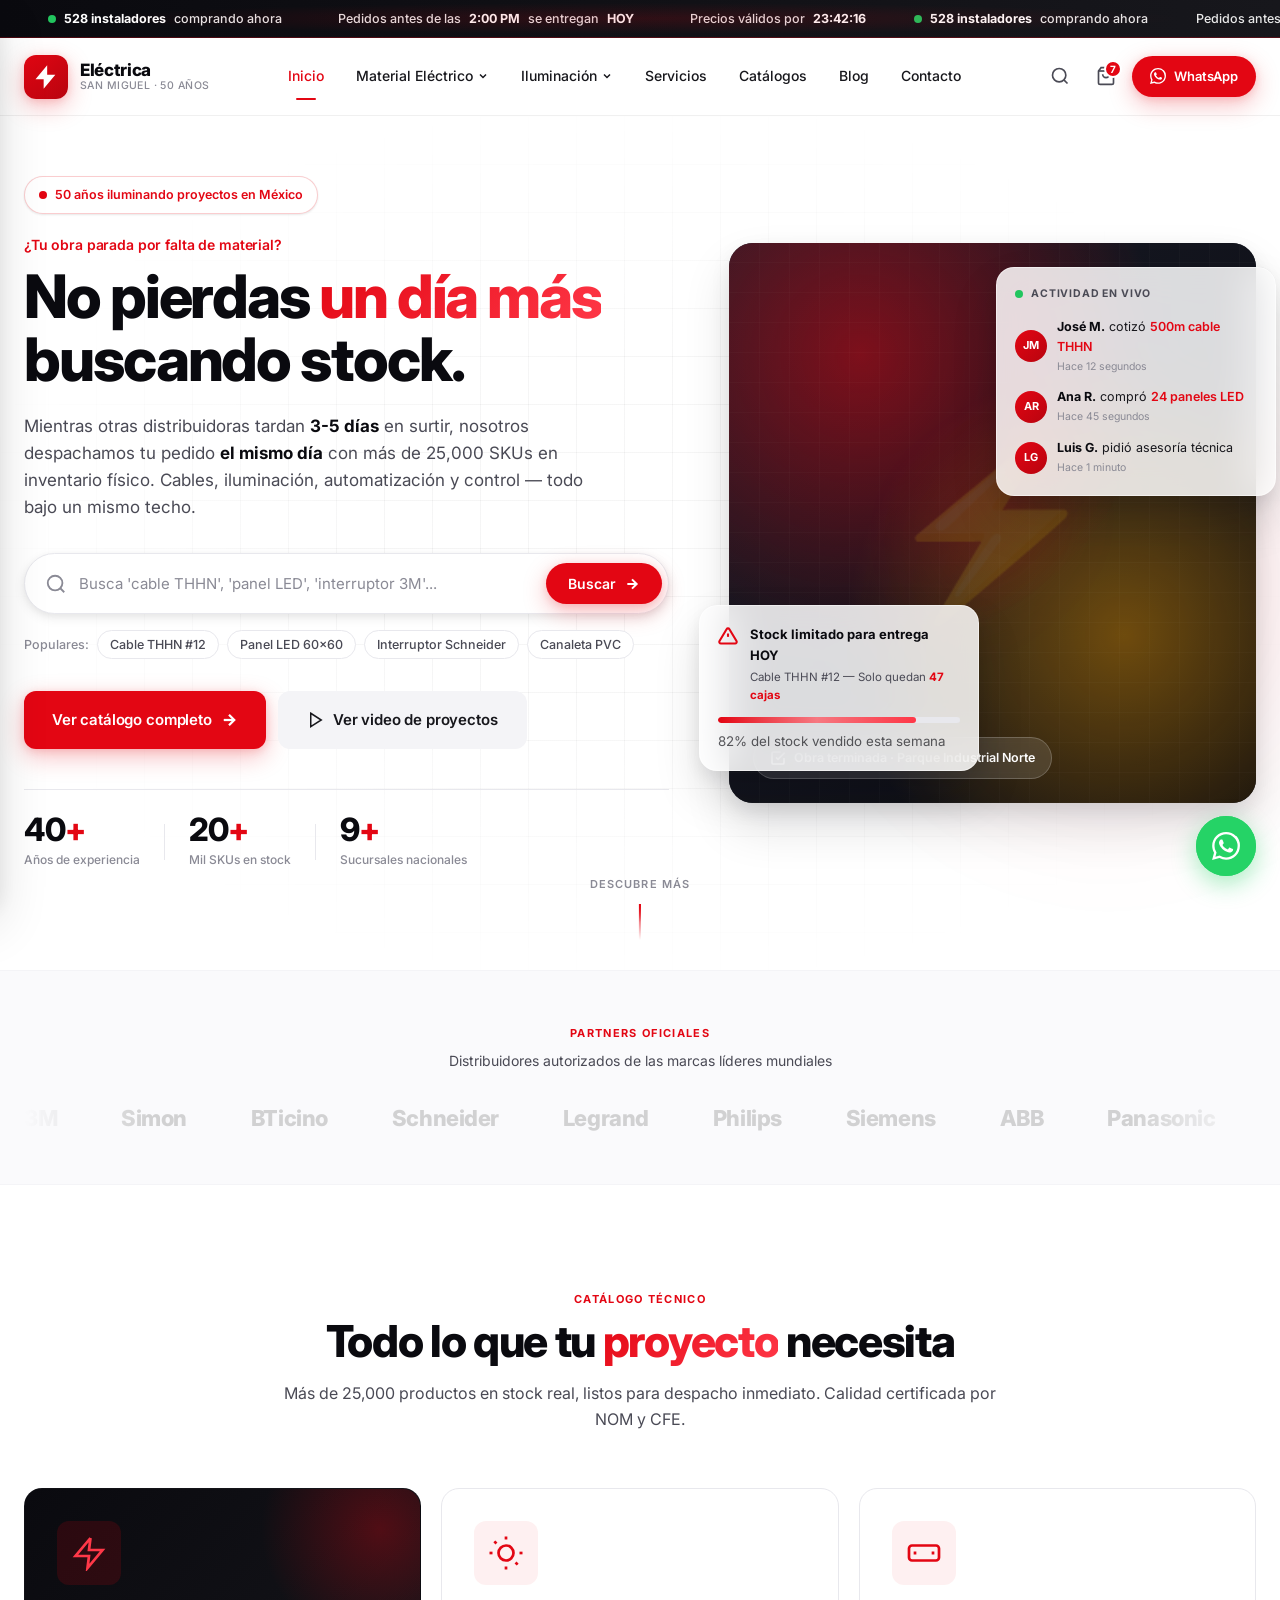
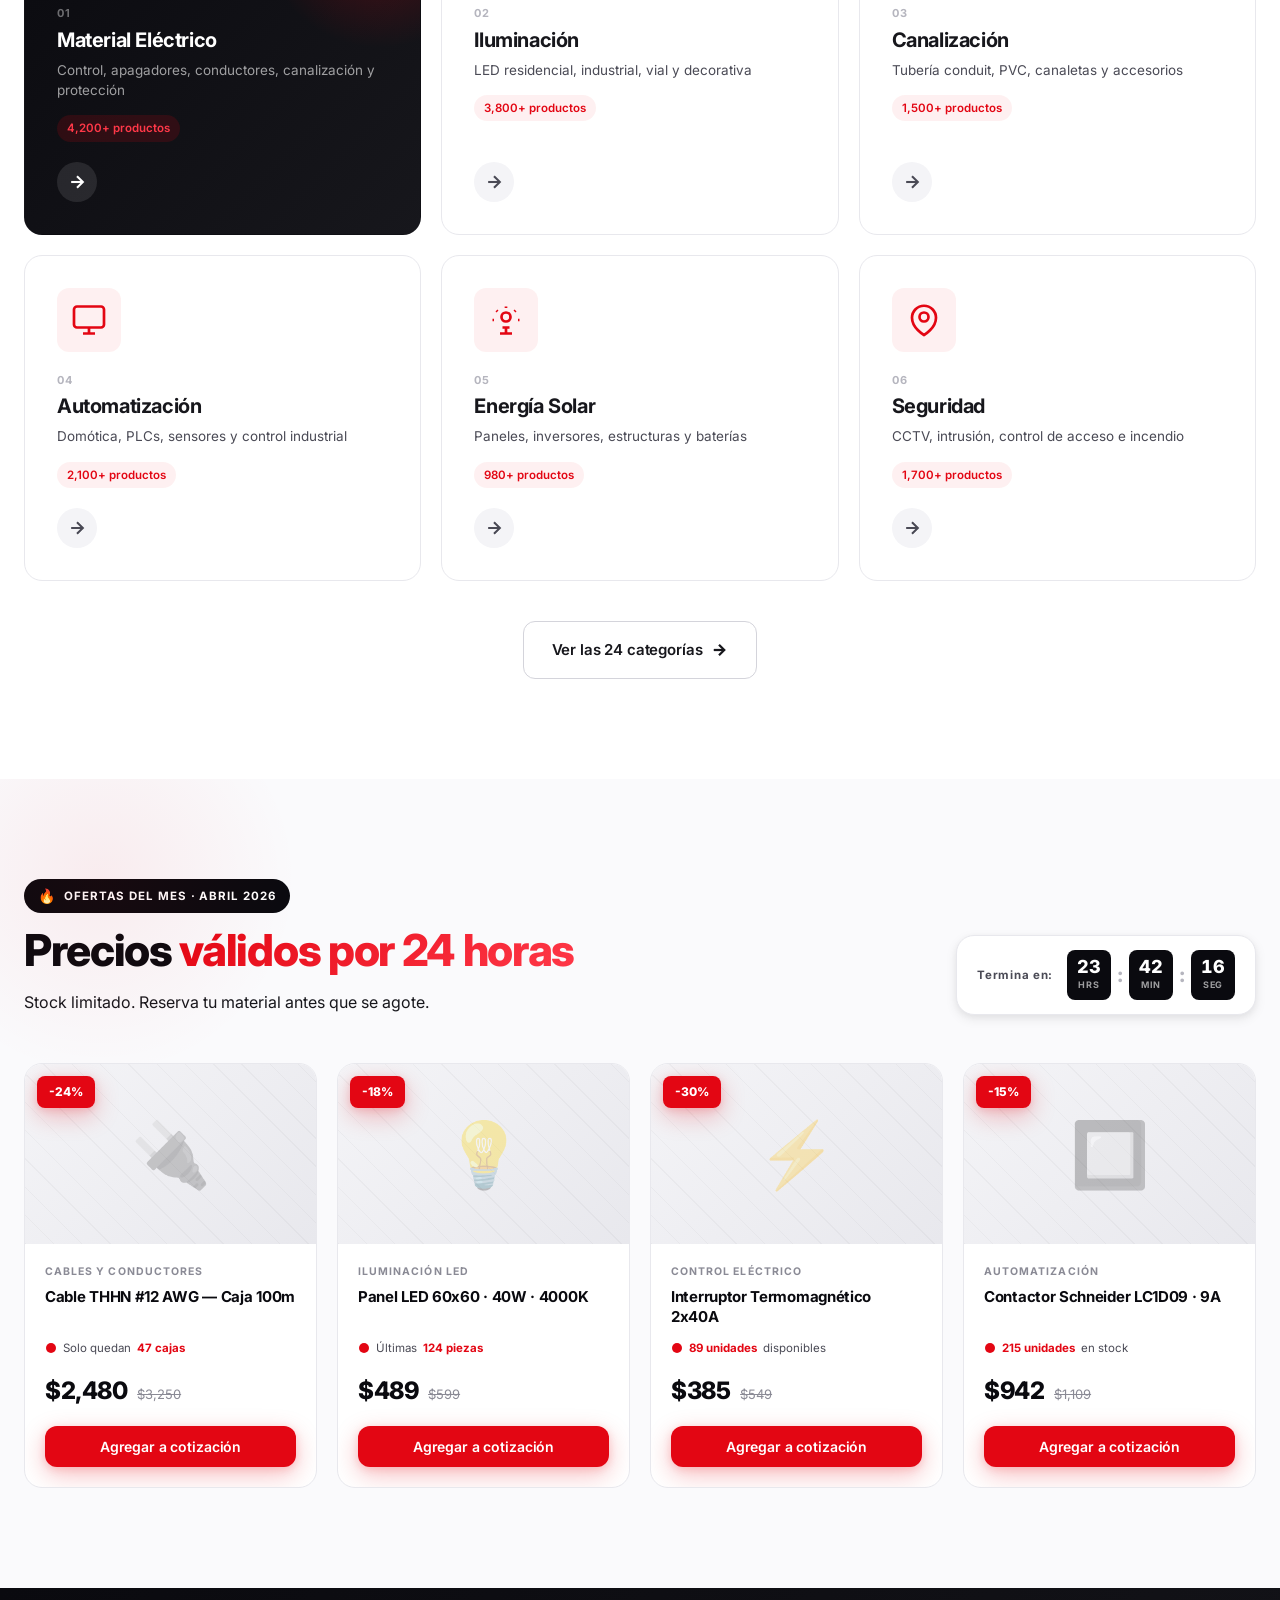
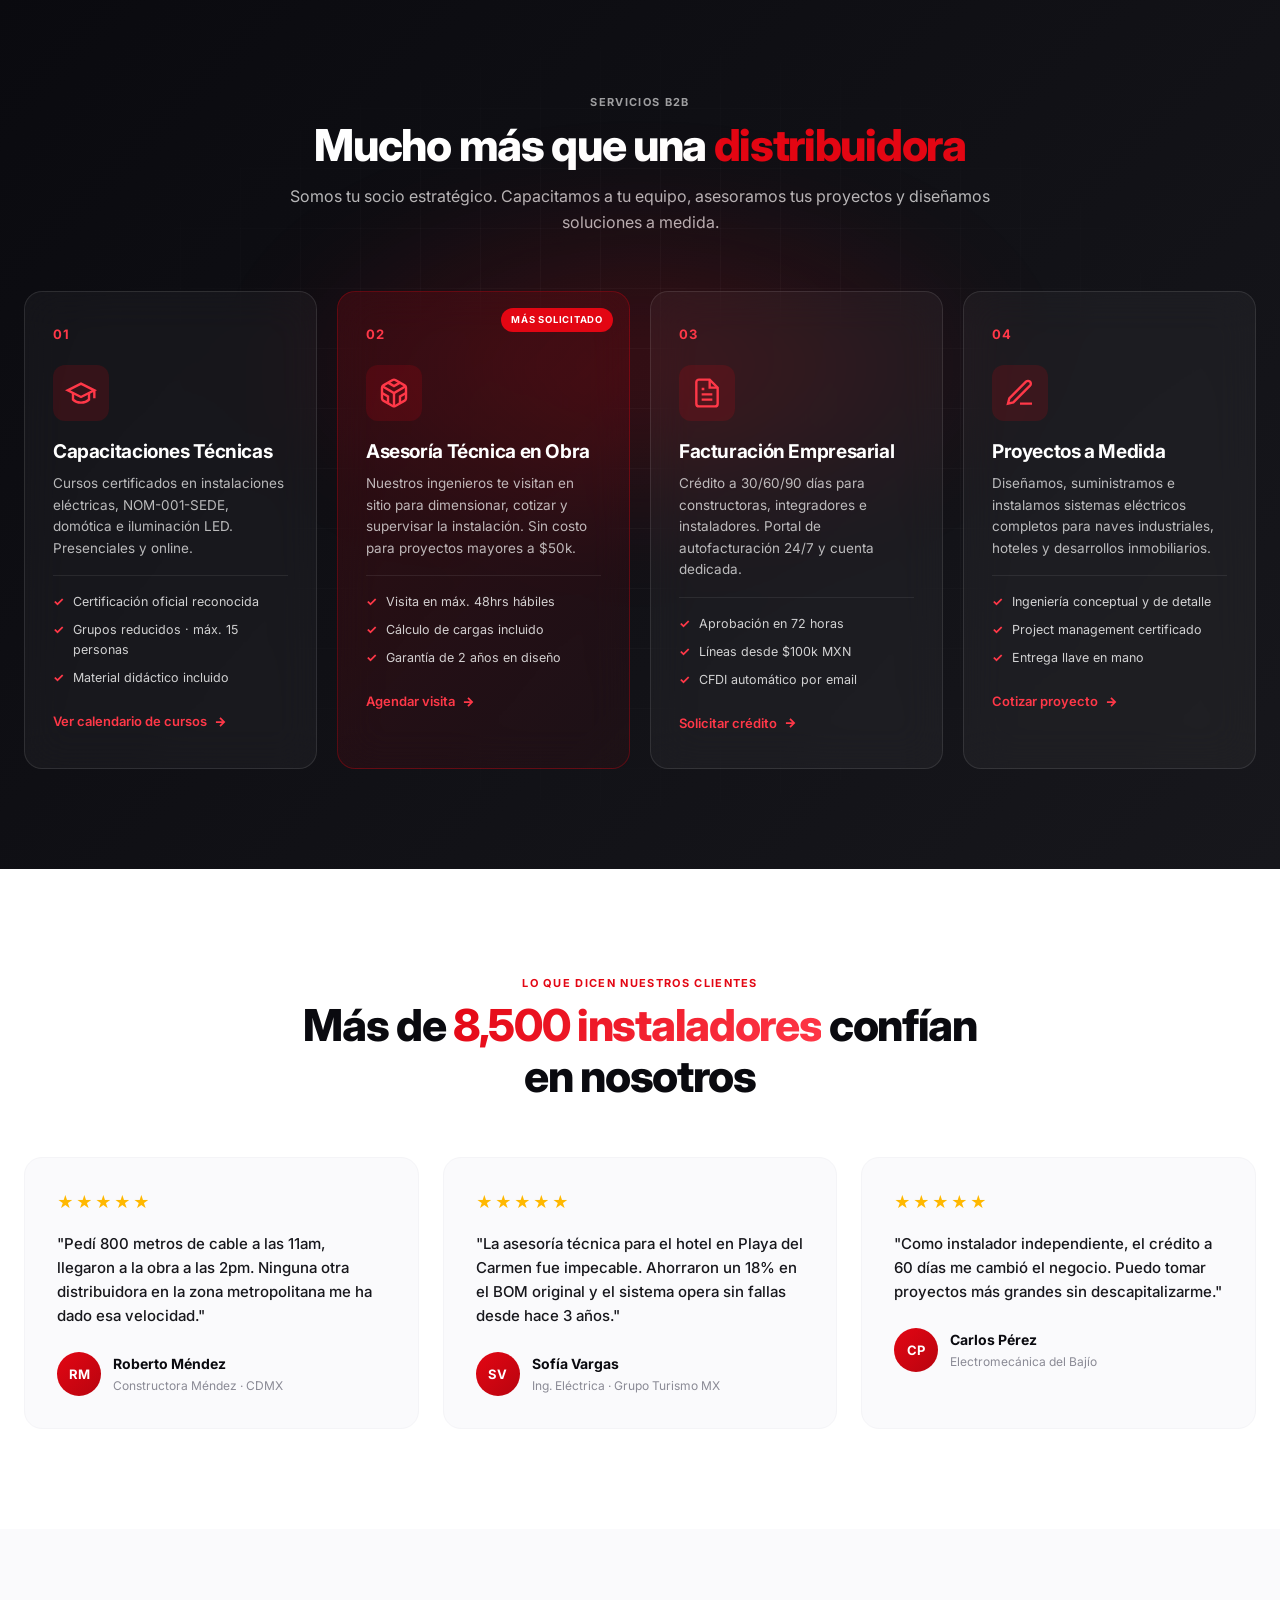
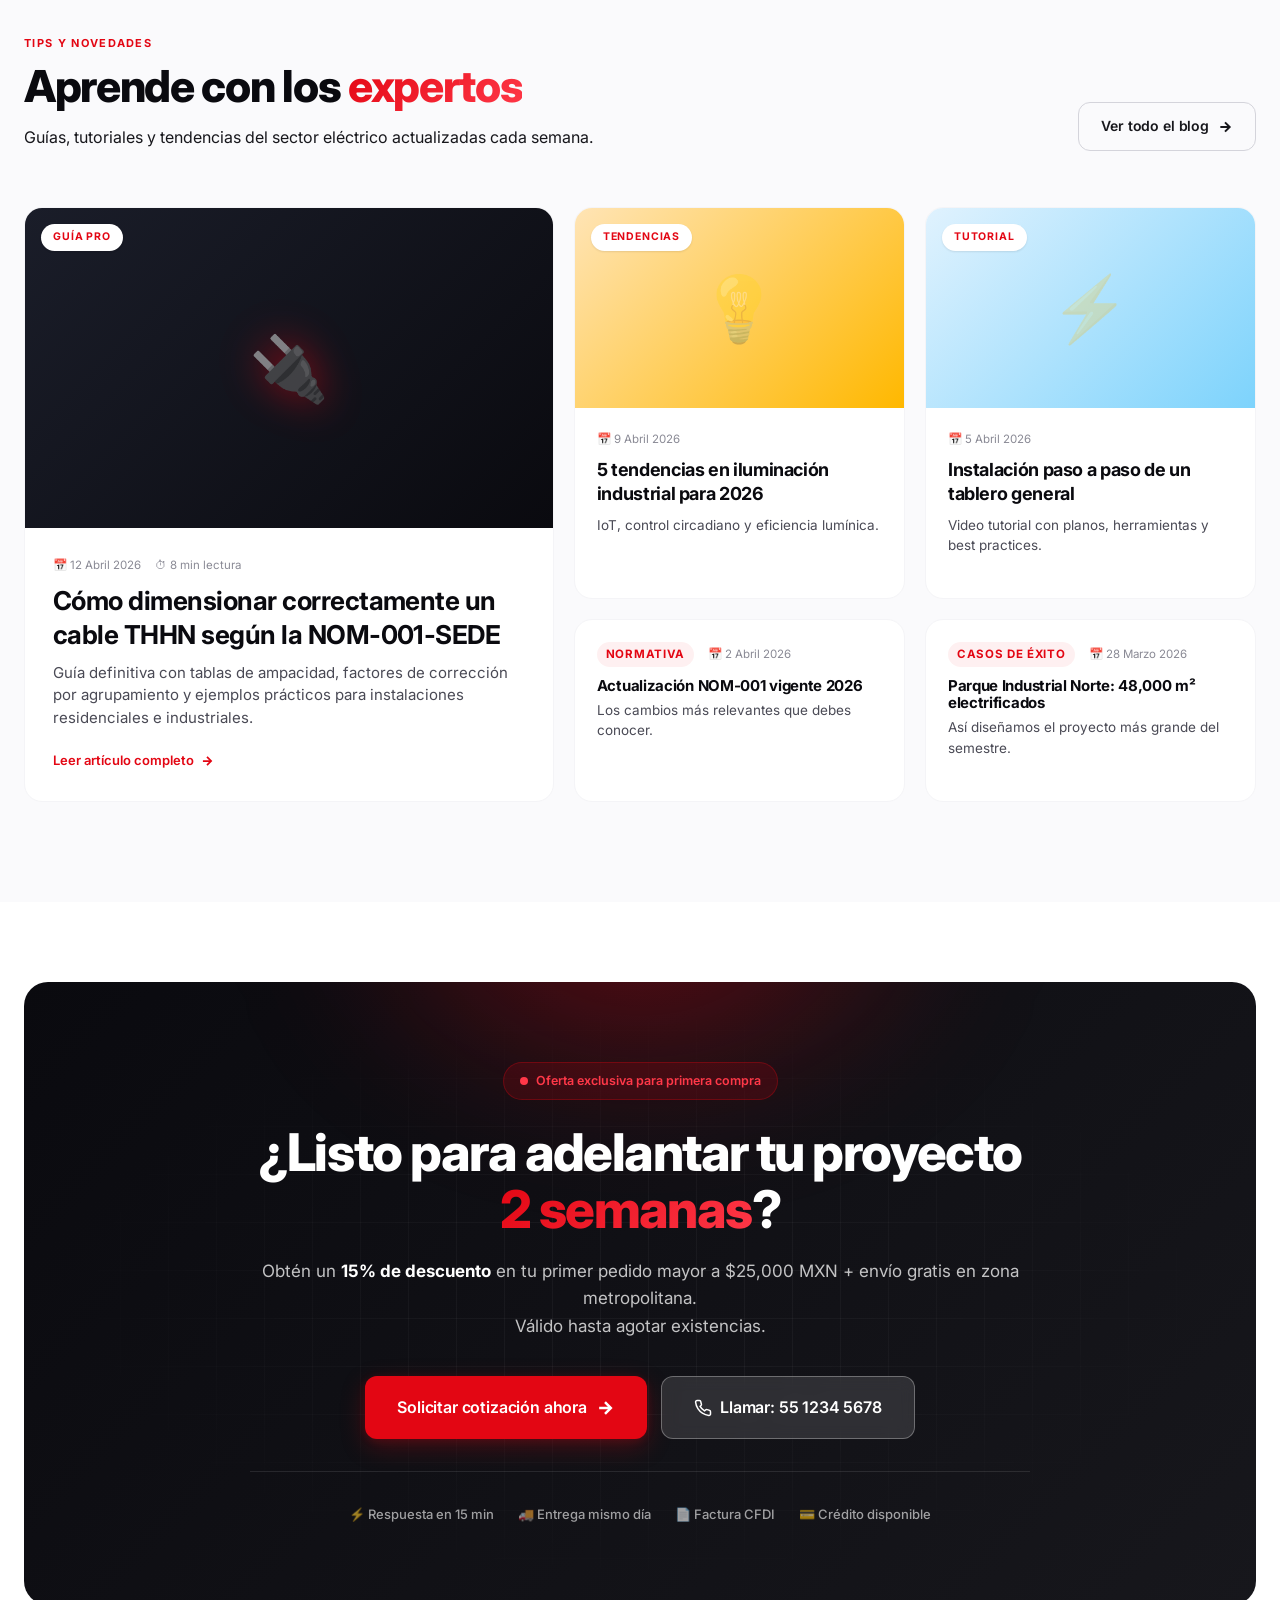
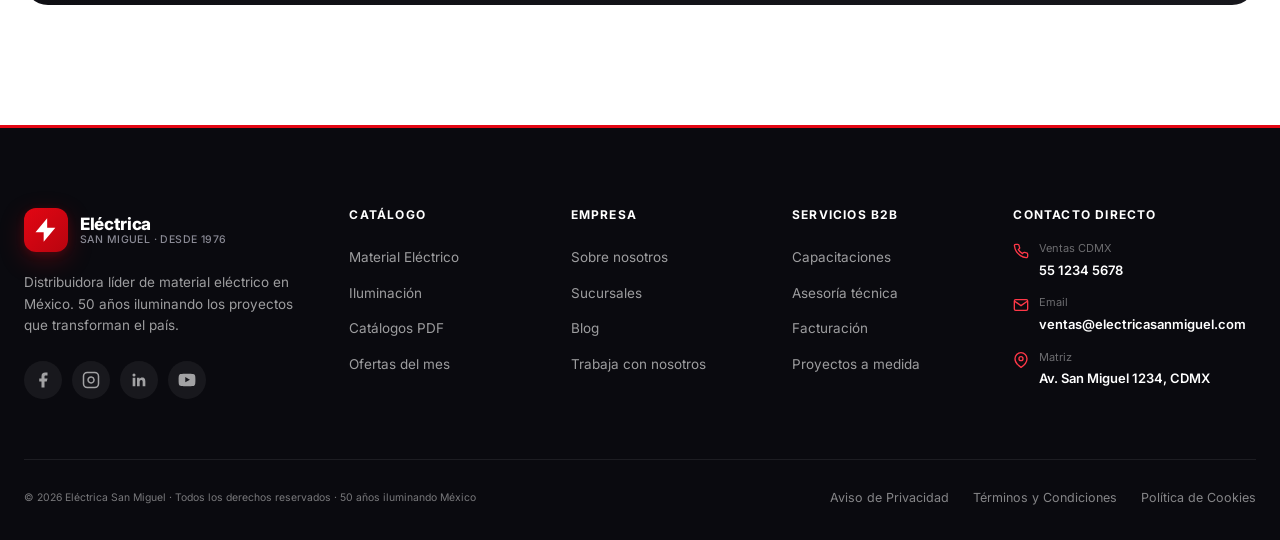
<file: index.html>
<!DOCTYPE html>
<html lang="es">
<head>
    <meta charset="UTF-8">
    <meta name="viewport" content="width=device-width, initial-scale=1.0, maximum-scale=5.0">
    <meta name="description" content="Eléctrica San Miguel - 50 años distribuyendo material eléctrico de alta calidad. Stock inmediato, precios mayoristas, asesoría técnica para instaladores y proyectos industriales.">
    <meta name="theme-color" content="#E30613">
    <title>Eléctrica San Miguel | Material Eléctrico con Stock Inmediato - 50 años</title>
    <link rel="preconnect" href="https://fonts.googleapis.com">
    <link rel="preconnect" href="https://fonts.gstatic.com" crossorigin>
    <link href="https://fonts.googleapis.com/css2?family=Inter:wght@300;400;500;600;700;800;900&display=swap" rel="stylesheet">
    <link rel="stylesheet" href="styles.css">
</head>
<body>

    <!-- ============ BARRA DE URGENCIA SUPERIOR ============ -->
    <div class="urgency-bar" id="urgencyBar">
        <div class="urgency-track">
            <div class="urgency-item">
                <span class="pulse-dot"></span>
                <strong>528 instaladores</strong> comprando ahora
            </div>
            <div class="urgency-item">
                <svg width="14" height="14" viewBox="0 0 24 24" fill="none" stroke="currentColor" stroke-width="2.5"><path d="M12 6v6l4 2"/><circle cx="12" cy="12" r="10"/></svg>
                Pedidos antes de las <strong>2:00 PM</strong> se entregan <strong>HOY</strong>
            </div>
            <div class="urgency-item">
                <svg width="14" height="14" viewBox="0 0 24 24" fill="none" stroke="currentColor" stroke-width="2.5"><path d="M20.84 4.61a5.5 5.5 0 0 0-7.78 0L12 5.67l-1.06-1.06a5.5 5.5 0 0 0-7.78 7.78l1.06 1.06L12 21.23l7.78-7.78 1.06-1.06a5.5 5.5 0 0 0 0-7.78z"/></svg>
                Precios válidos por <strong><span id="countdown">23:59:47</span></strong>
            </div>
            <div class="urgency-item">
                <span class="pulse-dot"></span>
                <strong>528 instaladores</strong> comprando ahora
            </div>
            <div class="urgency-item">
                Pedidos antes de las <strong>2:00 PM</strong> se entregan <strong>HOY</strong>
            </div>
        </div>
    </div>

    <!-- ============ HEADER / NAVEGACIÓN ============ -->
    <header class="header" id="header">
        <div class="header-container">
            <!-- Menú Hamburguesa Mobile -->
            <button class="hamburger" id="hamburgerBtn" aria-label="Abrir menú">
                <span></span><span></span><span></span>
            </button>

            <!-- Logo -->
            <a href="#" class="logo" aria-label="Eléctrica San Miguel">
                <div class="logo-mark">
                    <svg width="28" height="28" viewBox="0 0 24 24" fill="currentColor">
                        <path d="M13 2L3 14h7v8l10-12h-7z"/>
                    </svg>
                </div>
                <div class="logo-text">
                    <span class="logo-title">Eléctrica</span>
                    <span class="logo-subtitle">San Miguel · 50 años</span>
                </div>
            </a>

            <!-- Navegación Desktop con Mega Menú -->
            <nav class="nav-desktop" aria-label="Navegación principal">
                <ul class="nav-list">
                    <li class="nav-item">
                        <a href="index.html" class="nav-link active">Inicio</a>
                    </li>
                    <li class="nav-item has-mega">
                        <a href="material-electrico.html" class="nav-link">Material Eléctrico <svg width="12" height="12" viewBox="0 0 24 24" fill="none" stroke="currentColor" stroke-width="3"><polyline points="6 9 12 15 18 9"/></svg></a>
                        <div class="mega-menu">
                            <div class="mega-grid">
                                <div class="mega-col">
                                    <h4>Control y Protección</h4>
                                    <a href="#"><span class="mega-icon">⚡</span>Interruptores Termomagnéticos</a>
                                    <a href="#"><span class="mega-icon">🛡️</span>Protección Diferencial</a>
                                    <a href="#"><span class="mega-icon">🔌</span>Contactores y Relés</a>
                                    <a href="#"><span class="mega-icon">📊</span>Medidores de Energía</a>
                                </div>
                                <div class="mega-col">
                                    <h4>Apagadores y Tomas</h4>
                                    <a href="#"><span class="mega-icon">🔘</span>Apagadores Simon</a>
                                    <a href="#"><span class="mega-icon">🔲</span>Tomas BTicino</a>
                                    <a href="#"><span class="mega-icon">📱</span>Domótica</a>
                                    <a href="#"><span class="mega-icon">🎛️</span>Dimmers y Atenuadores</a>
                                </div>
                                <div class="mega-col">
                                    <h4>Conductores</h4>
                                    <a href="#"><span class="mega-icon">🧵</span>Cable THHN / THW</a>
                                    <a href="#"><span class="mega-icon">📡</span>Cable Coaxial / UTP</a>
                                    <a href="#"><span class="mega-icon">🔗</span>Cable de Alta Tensión</a>
                                    <a href="#"><span class="mega-icon">⚙️</span>Conectores y Terminales</a>
                                </div>
                                <div class="mega-feature">
                                    <div class="mega-badge">OFERTA 48H</div>
                                    <h4>Cable THHN #12</h4>
                                    <p>Caja 100 metros</p>
                                    <div class="mega-price"><del>$3,250</del> $2,480</div>
                                    <button class="btn-mega">Ver oferta →</button>
                                </div>
                            </div>
                        </div>
                    </li>
                    <li class="nav-item has-mega">
                        <a href="iluminacion.html" class="nav-link">Iluminación <svg width="12" height="12" viewBox="0 0 24 24" fill="none" stroke="currentColor" stroke-width="3"><polyline points="6 9 12 15 18 9"/></svg></a>
                        <div class="mega-menu">
                            <div class="mega-grid">
                                <div class="mega-col">
                                    <h4>Residencial</h4>
                                    <a href="#"><span class="mega-icon">💡</span>Focos LED</a>
                                    <a href="#"><span class="mega-icon">🏮</span>Lámparas Colgantes</a>
                                    <a href="#"><span class="mega-icon">🔦</span>Spots Empotrables</a>
                                    <a href="#"><span class="mega-icon">✨</span>Tiras LED RGB</a>
                                </div>
                                <div class="mega-col">
                                    <h4>Industrial</h4>
                                    <a href="#"><span class="mega-icon">🏭</span>Reflectores High-Bay</a>
                                    <a href="#"><span class="mega-icon">📐</span>Paneles LED 60x60</a>
                                    <a href="#"><span class="mega-icon">⚠️</span>Iluminación de Emergencia</a>
                                    <a href="#"><span class="mega-icon">🔋</span>Balizas y Señalización</a>
                                </div>
                                <div class="mega-col">
                                    <h4>Vial y Decorativa</h4>
                                    <a href="#"><span class="mega-icon">🛣️</span>Luminarias Viales</a>
                                    <a href="#"><span class="mega-icon">🌳</span>Jardín Exterior</a>
                                    <a href="#"><span class="mega-icon">🎨</span>Arquitectónica</a>
                                    <a href="#"><span class="mega-icon">⭐</span>Decorativa Premium</a>
                                </div>
                                <div class="mega-feature">
                                    <div class="mega-badge">NUEVO 2026</div>
                                    <h4>Panel LED Backlit</h4>
                                    <p>60x60 · 40W · 4000K</p>
                                    <div class="mega-price">Desde $489</div>
                                    <button class="btn-mega">Cotizar →</button>
                                </div>
                            </div>
                        </div>
                    </li>
                    <li class="nav-item">
                        <a href="servicios.html" class="nav-link">Servicios</a>
                    </li>
                    <li class="nav-item">
                        <a href="catalogos.html" class="nav-link">Catálogos</a>
                    </li>
                    <li class="nav-item">
                        <a href="blog.html" class="nav-link">Blog</a>
                    </li>
                    <li class="nav-item">
                        <a href="contacto.html" class="nav-link">Contacto</a>
                    </li>
                </ul>
            </nav>

            <!-- Acciones Header -->
            <div class="header-actions">
                <button class="header-icon-btn" aria-label="Buscar">
                    <svg width="20" height="20" viewBox="0 0 24 24" fill="none" stroke="currentColor" stroke-width="2"><circle cx="11" cy="11" r="8"/><line x1="21" y1="21" x2="16.65" y2="16.65"/></svg>
                </button>
                <a href="#" class="header-icon-btn cart" aria-label="Cotización">
                    <svg width="20" height="20" viewBox="0 0 24 24" fill="none" stroke="currentColor" stroke-width="2"><path d="M6 2L3 6v14a2 2 0 0 0 2 2h14a2 2 0 0 0 2-2V6l-3-4z"/><line x1="3" y1="6" x2="21" y2="6"/><path d="M16 10a4 4 0 0 1-8 0"/></svg>
                    <span class="cart-badge">7</span>
                </a>
                <a href="#" class="btn btn-primary btn-header">
                    <svg width="16" height="16" viewBox="0 0 24 24" fill="currentColor"><path d="M17.472 14.382c-.297-.149-1.758-.867-2.03-.967-.273-.099-.471-.148-.67.15-.197.297-.767.966-.94 1.164-.173.199-.347.223-.644.075-.297-.15-1.255-.463-2.39-1.475-.883-.788-1.48-1.761-1.653-2.059-.173-.297-.018-.458.13-.606.134-.133.298-.347.446-.52.149-.174.198-.298.298-.497.099-.198.05-.371-.025-.52-.075-.149-.669-1.612-.916-2.207-.242-.579-.487-.5-.669-.51-.173-.008-.371-.01-.57-.01-.198 0-.52.074-.792.372-.272.297-1.04 1.016-1.04 2.479 0 1.462 1.065 2.875 1.213 3.074.149.198 2.096 3.2 5.077 4.487.709.306 1.262.489 1.694.625.712.227 1.36.195 1.871.118.571-.085 1.758-.719 2.006-1.413.248-.694.248-1.289.173-1.413-.074-.124-.272-.198-.57-.347m-5.421 7.403h-.004a9.87 9.87 0 01-5.031-1.378l-.361-.214-3.741.982.998-3.648-.235-.374a9.86 9.86 0 01-1.51-5.26c.001-5.45 4.436-9.884 9.888-9.884 2.64 0 5.122 1.03 6.988 2.898a9.825 9.825 0 012.893 6.994c-.003 5.45-4.437 9.884-9.885 9.884m8.413-18.297A11.815 11.815 0 0012.05 0C5.495 0 .16 5.335.157 11.892c0 2.096.547 4.142 1.588 5.945L.057 24l6.305-1.654a11.882 11.882 0 005.683 1.448h.005c6.554 0 11.89-5.335 11.893-11.893A11.821 11.821 0 0020.885 3.488"/></svg>
                    <span class="btn-header-text">WhatsApp</span>
                </a>
            </div>
        </div>
    </header>

    <!-- ============ MENÚ MOBILE OFF-CANVAS ============ -->
    <div class="overlay" id="overlay"></div>
    <aside class="mobile-menu" id="mobileMenu" aria-label="Menú móvil">
        <div class="mobile-menu-header">
            <div class="mobile-logo">
                <div class="logo-mark"><svg width="22" height="22" viewBox="0 0 24 24" fill="currentColor"><path d="M13 2L3 14h7v8l10-12h-7z"/></svg></div>
                <div>
                    <strong>Eléctrica San Miguel</strong>
                    <small>50 años contigo</small>
                </div>
            </div>
            <button class="close-menu" id="closeMenuBtn" aria-label="Cerrar menú">
                <svg width="24" height="24" viewBox="0 0 24 24" fill="none" stroke="currentColor" stroke-width="2"><line x1="18" y1="6" x2="6" y2="18"/><line x1="6" y1="6" x2="18" y2="18"/></svg>
            </button>
        </div>

        <div class="mobile-search">
            <svg width="18" height="18" viewBox="0 0 24 24" fill="none" stroke="currentColor" stroke-width="2"><circle cx="11" cy="11" r="8"/><line x1="21" y1="21" x2="16.65" y2="16.65"/></svg>
            <input type="text" placeholder="Buscar productos...">
        </div>

        <nav class="mobile-nav">
            <a href="index.html" class="mobile-link active">
                <svg width="20" height="20" viewBox="0 0 24 24" fill="none" stroke="currentColor" stroke-width="2"><path d="M3 9l9-7 9 7v11a2 2 0 0 1-2 2H5a2 2 0 0 1-2-2z"/></svg>
                Inicio
            </a>
            <a href="material-electrico.html" class="mobile-link">
                <svg width="20" height="20" viewBox="0 0 24 24" fill="none" stroke="currentColor" stroke-width="2"><polyline points="13 2 3 14 12 14 11 22 21 10 12 10 13 2"/></svg>
                Material Eléctrico
            </a>
            <a href="iluminacion.html" class="mobile-link">
                <svg width="20" height="20" viewBox="0 0 24 24" fill="none" stroke="currentColor" stroke-width="2"><circle cx="12" cy="12" r="5"/><line x1="12" y1="1" x2="12" y2="3"/><line x1="12" y1="21" x2="12" y2="23"/><line x1="4.22" y1="4.22" x2="5.64" y2="5.64"/><line x1="18.36" y1="18.36" x2="19.78" y2="19.78"/></svg>
                Iluminación
            </a>
            <a href="servicios.html" class="mobile-link">
                <svg width="20" height="20" viewBox="0 0 24 24" fill="none" stroke="currentColor" stroke-width="2"><path d="M20 21v-2a4 4 0 0 0-4-4H8a4 4 0 0 0-4 4v2"/><circle cx="12" cy="7" r="4"/></svg>
                Servicios
            </a>
            <a href="catalogos.html" class="mobile-link">
                <svg width="20" height="20" viewBox="0 0 24 24" fill="none" stroke="currentColor" stroke-width="2"><path d="M4 19.5A2.5 2.5 0 0 1 6.5 17H20"/><path d="M6.5 2H20v20H6.5A2.5 2.5 0 0 1 4 19.5v-15A2.5 2.5 0 0 1 6.5 2z"/></svg>
                Catálogos PDF
            </a>
            <a href="blog.html" class="mobile-link">
                <svg width="20" height="20" viewBox="0 0 24 24" fill="none" stroke="currentColor" stroke-width="2"><path d="M12 20h9"/><path d="M16.5 3.5a2.121 2.121 0 0 1 3 3L7 19l-4 1 1-4L16.5 3.5z"/></svg>
                Blog y Tips
            </a>
            <a href="contacto.html" class="mobile-link">
                <svg width="20" height="20" viewBox="0 0 24 24" fill="none" stroke="currentColor" stroke-width="2"><path d="M22 16.92v3a2 2 0 0 1-2.18 2 19.79 19.79 0 0 1-8.63-3.07 19.5 19.5 0 0 1-6-6"/></svg>
                Contacto
            </a>
        </nav>

        <div class="mobile-cta-box">
            <h4>¿Necesitas cotización express?</h4>
            <p>Respuesta en menos de 15 minutos</p>
            <a href="#" class="btn btn-primary btn-block">
                <svg width="18" height="18" viewBox="0 0 24 24" fill="currentColor"><path d="M17.472 14.382c-.297-.149-1.758-.867-2.03-.967-.273-.099-.471-.148-.67.15-.197.297-.767.966-.94 1.164-.173.199-.347.223-.644.075-.297-.15-1.255-.463-2.39-1.475-.883-.788-1.48-1.761-1.653-2.059-.173-.297-.018-.458.13-.606.134-.133.298-.347.446-.52.149-.174.198-.298.298-.497.099-.198.05-.371-.025-.52-.075-.149-.669-1.612-.916-2.207-.242-.579-.487-.5-.669-.51-.173-.008-.371-.01-.57-.01-.198 0-.52.074-.792.372-.272.297-1.04 1.016-1.04 2.479 0 1.462 1.065 2.875 1.213 3.074.149.198 2.096 3.2 5.077 4.487.709.306 1.262.489 1.694.625.712.227 1.36.195 1.871.118.571-.085 1.758-.719 2.006-1.413.248-.694.248-1.289.173-1.413-.074-.124-.272-.198-.57-.347m-5.421 7.403h-.004a9.87 9.87 0 01-5.031-1.378l-.361-.214-3.741.982.998-3.648-.235-.374a9.86 9.86 0 01-1.51-5.26c.001-5.45 4.436-9.884 9.888-9.884 2.64 0 5.122 1.03 6.988 2.898a9.825 9.825 0 012.893 6.994c-.003 5.45-4.437 9.884-9.885 9.884m8.413-18.297A11.815 11.815 0 0012.05 0C5.495 0 .16 5.335.157 11.892c0 2.096.547 4.142 1.588 5.945L.057 24l6.305-1.654a11.882 11.882 0 005.683 1.448h.005c6.554 0 11.89-5.335 11.893-11.893A11.821 11.821 0 0020.885 3.488"/></svg>
                WhatsApp Business
            </a>
        </div>
    </aside>

    <main>

        <!-- ============ HERO SECTION ============ -->
        <section class="hero">
            <div class="hero-bg">
                <div class="hero-bg-overlay"></div>
                <div class="hero-bg-grid"></div>
                <div class="hero-bg-glow"></div>
            </div>

            <div class="container hero-container">
                <div class="hero-content">
                    <div class="hero-badge" data-aos="fade">
                        <span class="pulse-dot red"></span>
                        50 años iluminando proyectos en México
                    </div>

                    <h1 class="hero-title">
                        <span class="hero-eyebrow">¿Tu obra parada por falta de material?</span>
                        No pierdas <span class="text-gradient">un día más</span> buscando stock.
                    </h1>

                    <p class="hero-description">
                        Mientras otras distribuidoras tardan <strong>3-5 días</strong> en surtir, nosotros despachamos tu pedido <strong>el mismo día</strong> con más de 25,000 SKUs en inventario físico. Cables, iluminación, automatización y control — todo bajo un mismo techo.
                    </p>

                    <!-- BUSCADOR PREDICTIVO -->
                    <div class="hero-search">
                        <div class="search-wrapper">
                            <svg class="search-icon" width="22" height="22" viewBox="0 0 24 24" fill="none" stroke="currentColor" stroke-width="2"><circle cx="11" cy="11" r="8"/><line x1="21" y1="21" x2="16.65" y2="16.65"/></svg>
                            <input type="text" id="predictiveSearch" class="search-input" placeholder="Busca 'cable THHN', 'panel LED', 'interruptor 3M'..." autocomplete="off">
                            <button class="btn btn-primary search-btn">
                                <span>Buscar</span>
                                <svg width="16" height="16" viewBox="0 0 24 24" fill="none" stroke="currentColor" stroke-width="3"><line x1="5" y1="12" x2="19" y2="12"/><polyline points="12 5 19 12 12 19"/></svg>
                            </button>
                        </div>
                        <div class="search-suggestions" id="searchSuggestions"></div>
                        <div class="search-tags">
                            <span class="tag-label">Populares:</span>
                            <button class="tag">Cable THHN #12</button>
                            <button class="tag">Panel LED 60x60</button>
                            <button class="tag">Interruptor Schneider</button>
                            <button class="tag">Canaleta PVC</button>
                        </div>
                    </div>

                    <div class="hero-ctas">
                        <a href="#categorias" class="btn btn-primary btn-lg">
                            Ver catálogo completo
                            <svg width="18" height="18" viewBox="0 0 24 24" fill="none" stroke="currentColor" stroke-width="3"><line x1="5" y1="12" x2="19" y2="12"/><polyline points="12 5 19 12 12 19"/></svg>
                        </a>
                        <a href="#" class="btn btn-ghost btn-lg">
                            <svg width="18" height="18" viewBox="0 0 24 24" fill="none" stroke="currentColor" stroke-width="2"><polygon points="5 3 19 12 5 21 5 3"/></svg>
                            Ver video de proyectos
                        </a>
                    </div>

                    <div class="hero-trust">
                        <div class="trust-item">
                            <div class="trust-num" data-count="50">0</div>
                            <div class="trust-label">Años de experiencia</div>
                        </div>
                        <div class="trust-divider"></div>
                        <div class="trust-item">
                            <div class="trust-num" data-count="25">0</div>
                            <div class="trust-label">Mil SKUs en stock</div>
                        </div>
                        <div class="trust-divider"></div>
                        <div class="trust-item">
                            <div class="trust-num" data-count="12">0</div>
                            <div class="trust-label">Sucursales nacionales</div>
                        </div>
                    </div>
                </div>

                <div class="hero-visual">
                    <div class="hero-card hero-card-1">
                        <div class="card-header">
                            <div class="live-dot"></div>
                            <span>ACTIVIDAD EN VIVO</span>
                        </div>
                        <div class="activity-feed" id="activityFeed">
                            <div class="activity-item">
                                <div class="activity-avatar">JM</div>
                                <div>
                                    <strong>José M.</strong> cotizó <em>500m cable THHN</em>
                                    <small>Hace 12 segundos</small>
                                </div>
                            </div>
                            <div class="activity-item">
                                <div class="activity-avatar">AR</div>
                                <div>
                                    <strong>Ana R.</strong> compró <em>24 paneles LED</em>
                                    <small>Hace 45 segundos</small>
                                </div>
                            </div>
                            <div class="activity-item">
                                <div class="activity-avatar">LG</div>
                                <div>
                                    <strong>Luis G.</strong> pidió asesoría técnica
                                    <small>Hace 1 minuto</small>
                                </div>
                            </div>
                        </div>
                    </div>

                    <div class="hero-card hero-card-2">
                        <div class="stock-alert">
                            <svg width="20" height="20" viewBox="0 0 24 24" fill="none" stroke="currentColor" stroke-width="2.5"><path d="M10.29 3.86L1.82 18a2 2 0 0 0 1.71 3h16.94a2 2 0 0 0 1.71-3L13.71 3.86a2 2 0 0 0-3.42 0z"/><line x1="12" y1="9" x2="12" y2="13"/><line x1="12" y1="17" x2="12.01" y2="17"/></svg>
                            <div>
                                <strong>Stock limitado para entrega HOY</strong>
                                <small>Cable THHN #12 — Solo quedan <b>47 cajas</b></small>
                            </div>
                        </div>
                        <div class="progress-bar">
                            <div class="progress-fill" style="width: 82%"></div>
                        </div>
                        <small style="opacity:0.7;margin-top:8px;display:block">82% del stock vendido esta semana</small>
                    </div>

                    <div class="hero-image">
                        <div class="hero-image-inner"></div>
                        <div class="hero-image-badge">
                            <svg width="16" height="16" viewBox="0 0 24 24" fill="none" stroke="currentColor" stroke-width="2.5"><polyline points="9 11 12 14 22 4"/><path d="M21 12v7a2 2 0 0 1-2 2H5a2 2 0 0 1-2-2V5a2 2 0 0 1 2-2h11"/></svg>
                            Obra terminada · Parque Industrial Norte
                        </div>
                    </div>
                </div>
            </div>

            <!-- Scroll indicator -->
            <div class="scroll-indicator">
                <span>Descubre más</span>
                <div class="scroll-line"></div>
            </div>
        </section>

        <!-- ============ LOGOS DE MARCAS ALIADAS ============ -->
        <section class="brands-section">
            <div class="container">
                <div class="brands-header">
                    <small class="section-eyebrow">PARTNERS OFICIALES</small>
                    <p>Distribuidores autorizados de las marcas líderes mundiales</p>
                </div>
                <div class="brands-marquee">
                    <div class="brands-track">
                        <div class="brand">3M</div>
                        <div class="brand">Simon</div>
                        <div class="brand">BTicino</div>
                        <div class="brand">Schneider</div>
                        <div class="brand">Legrand</div>
                        <div class="brand">Philips</div>
                        <div class="brand">Siemens</div>
                        <div class="brand">ABB</div>
                        <div class="brand">Panasonic</div>
                        <div class="brand">Condumex</div>
                        <!-- Repetición para loop infinito -->
                        <div class="brand">3M</div>
                        <div class="brand">Simon</div>
                        <div class="brand">BTicino</div>
                        <div class="brand">Schneider</div>
                        <div class="brand">Legrand</div>
                        <div class="brand">Philips</div>
                        <div class="brand">Siemens</div>
                        <div class="brand">ABB</div>
                        <div class="brand">Panasonic</div>
                        <div class="brand">Condumex</div>
                    </div>
                </div>
            </div>
        </section>

        <!-- ============ GRID DE CATEGORÍAS ============ -->
        <section class="categories-section" id="categorias">
            <div class="container">
                <div class="section-header">
                    <small class="section-eyebrow">CATÁLOGO TÉCNICO</small>
                    <h2 class="section-title">Todo lo que tu <span class="text-gradient">proyecto</span> necesita</h2>
                    <p class="section-description">Más de 25,000 productos en stock real, listos para despacho inmediato. Calidad certificada por NOM y CFE.</p>
                </div>

                <div class="categories-grid">
                    <a href="#" class="category-card featured">
                        <div class="category-icon">
                            <svg width="36" height="36" viewBox="0 0 24 24" fill="none" stroke="currentColor" stroke-width="1.8"><polyline points="13 2 3 14 12 14 11 22 21 10 12 10 13 2"/></svg>
                        </div>
                        <div class="category-content">
                            <small>01</small>
                            <h3>Material Eléctrico</h3>
                            <p>Control, apagadores, conductores, canalización y protección</p>
                            <span class="category-count">4,200+ productos</span>
                        </div>
                        <div class="category-arrow">
                            <svg width="20" height="20" viewBox="0 0 24 24" fill="none" stroke="currentColor" stroke-width="2.5"><line x1="5" y1="12" x2="19" y2="12"/><polyline points="12 5 19 12 12 19"/></svg>
                        </div>
                    </a>

                    <a href="#" class="category-card">
                        <div class="category-icon">
                            <svg width="36" height="36" viewBox="0 0 24 24" fill="none" stroke="currentColor" stroke-width="1.8"><circle cx="12" cy="12" r="5"/><line x1="12" y1="1" x2="12" y2="3"/><line x1="12" y1="21" x2="12" y2="23"/><line x1="4.22" y1="4.22" x2="5.64" y2="5.64"/><line x1="18.36" y1="18.36" x2="19.78" y2="19.78"/><line x1="1" y1="12" x2="3" y2="12"/><line x1="21" y1="12" x2="23" y2="12"/></svg>
                        </div>
                        <div class="category-content">
                            <small>02</small>
                            <h3>Iluminación</h3>
                            <p>LED residencial, industrial, vial y decorativa</p>
                            <span class="category-count">3,800+ productos</span>
                        </div>
                        <div class="category-arrow">
                            <svg width="20" height="20" viewBox="0 0 24 24" fill="none" stroke="currentColor" stroke-width="2.5"><line x1="5" y1="12" x2="19" y2="12"/><polyline points="12 5 19 12 12 19"/></svg>
                        </div>
                    </a>

                    <a href="#" class="category-card">
                        <div class="category-icon">
                            <svg width="36" height="36" viewBox="0 0 24 24" fill="none" stroke="currentColor" stroke-width="1.8"><rect x="2" y="7" width="20" height="10" rx="2"/><line x1="6" y1="11" x2="6" y2="13"/><line x1="18" y1="11" x2="18" y2="13"/></svg>
                        </div>
                        <div class="category-content">
                            <small>03</small>
                            <h3>Canalización</h3>
                            <p>Tubería conduit, PVC, canaletas y accesorios</p>
                            <span class="category-count">1,500+ productos</span>
                        </div>
                        <div class="category-arrow">
                            <svg width="20" height="20" viewBox="0 0 24 24" fill="none" stroke="currentColor" stroke-width="2.5"><line x1="5" y1="12" x2="19" y2="12"/><polyline points="12 5 19 12 12 19"/></svg>
                        </div>
                    </a>

                    <a href="#" class="category-card">
                        <div class="category-icon">
                            <svg width="36" height="36" viewBox="0 0 24 24" fill="none" stroke="currentColor" stroke-width="1.8"><rect x="2" y="3" width="20" height="14" rx="2" ry="2"/><line x1="8" y1="21" x2="16" y2="21"/><line x1="12" y1="17" x2="12" y2="21"/></svg>
                        </div>
                        <div class="category-content">
                            <small>04</small>
                            <h3>Automatización</h3>
                            <p>Domótica, PLCs, sensores y control industrial</p>
                            <span class="category-count">2,100+ productos</span>
                        </div>
                        <div class="category-arrow">
                            <svg width="20" height="20" viewBox="0 0 24 24" fill="none" stroke="currentColor" stroke-width="2.5"><line x1="5" y1="12" x2="19" y2="12"/><polyline points="12 5 19 12 12 19"/></svg>
                        </div>
                    </a>

                    <a href="#" class="category-card">
                        <div class="category-icon">
                            <svg width="36" height="36" viewBox="0 0 24 24" fill="none" stroke="currentColor" stroke-width="1.8"><path d="M9.663 17h4.673M12 3v1M3 12h1M21 12h-1M5.636 5.636l.707.707M18.364 5.636l-.707.707M12 17v4M8 21h8"/><circle cx="12" cy="10" r="3"/></svg>
                        </div>
                        <div class="category-content">
                            <small>05</small>
                            <h3>Energía Solar</h3>
                            <p>Paneles, inversores, estructuras y baterías</p>
                            <span class="category-count">980+ productos</span>
                        </div>
                        <div class="category-arrow">
                            <svg width="20" height="20" viewBox="0 0 24 24" fill="none" stroke="currentColor" stroke-width="2.5"><line x1="5" y1="12" x2="19" y2="12"/><polyline points="12 5 19 12 12 19"/></svg>
                        </div>
                    </a>

                    <a href="#" class="category-card">
                        <div class="category-icon">
                            <svg width="36" height="36" viewBox="0 0 24 24" fill="none" stroke="currentColor" stroke-width="1.8"><path d="M12 22s-8-4.5-8-11.5a8 8 0 0 1 16 0c0 7-8 11.5-8 11.5z"/><circle cx="12" cy="10" r="3"/></svg>
                        </div>
                        <div class="category-content">
                            <small>06</small>
                            <h3>Seguridad</h3>
                            <p>CCTV, intrusión, control de acceso e incendio</p>
                            <span class="category-count">1,700+ productos</span>
                        </div>
                        <div class="category-arrow">
                            <svg width="20" height="20" viewBox="0 0 24 24" fill="none" stroke="currentColor" stroke-width="2.5"><line x1="5" y1="12" x2="19" y2="12"/><polyline points="12 5 19 12 12 19"/></svg>
                        </div>
                    </a>
                </div>

                <div class="section-footer-cta">
                    <a href="#" class="btn btn-outline btn-lg">
                        Ver las 24 categorías
                        <svg width="18" height="18" viewBox="0 0 24 24" fill="none" stroke="currentColor" stroke-width="3"><line x1="5" y1="12" x2="19" y2="12"/><polyline points="12 5 19 12 12 19"/></svg>
                    </a>
                </div>
            </div>
        </section>

        <!-- ============ OFERTAS DEL MES (URGENCIA) ============ -->
        <section class="offers-section">
            <div class="container">
                <div class="offers-header">
                    <div>
                        <div class="offers-badge">
                            <span class="flame">🔥</span> OFERTAS DEL MES · ABRIL 2026
                        </div>
                        <h2 class="section-title">Precios <span class="text-gradient">válidos por 24 horas</span></h2>
                        <p>Stock limitado. Reserva tu material antes que se agote.</p>
                    </div>
                    <div class="offers-timer">
                        <span class="timer-label">Termina en:</span>
                        <div class="timer-boxes">
                            <div class="timer-box"><span id="hours">23</span><small>HRS</small></div>
                            <div class="timer-colon">:</div>
                            <div class="timer-box"><span id="minutes">42</span><small>MIN</small></div>
                            <div class="timer-colon">:</div>
                            <div class="timer-box"><span id="seconds">18</span><small>SEG</small></div>
                        </div>
                    </div>
                </div>

                <div class="offers-grid">
                    <article class="offer-card">
                        <div class="offer-tag">-24%</div>
                        <div class="offer-image offer-image-1"></div>
                        <div class="offer-body">
                            <small>CABLES Y CONDUCTORES</small>
                            <h4>Cable THHN #12 AWG — Caja 100m</h4>
                            <div class="offer-stock">
                                <svg width="12" height="12" viewBox="0 0 24 24" fill="#E30613"><circle cx="12" cy="12" r="10"/></svg>
                                Solo quedan <strong>47 cajas</strong>
                            </div>
                            <div class="offer-price">
                                <span class="price-new">$2,480</span>
                                <span class="price-old">$3,250</span>
                            </div>
                            <button class="btn btn-primary btn-block">Agregar a cotización</button>
                        </div>
                    </article>

                    <article class="offer-card">
                        <div class="offer-tag">-18%</div>
                        <div class="offer-image offer-image-2"></div>
                        <div class="offer-body">
                            <small>ILUMINACIÓN LED</small>
                            <h4>Panel LED 60x60 · 40W · 4000K</h4>
                            <div class="offer-stock">
                                <svg width="12" height="12" viewBox="0 0 24 24" fill="#E30613"><circle cx="12" cy="12" r="10"/></svg>
                                Últimas <strong>124 piezas</strong>
                            </div>
                            <div class="offer-price">
                                <span class="price-new">$489</span>
                                <span class="price-old">$599</span>
                            </div>
                            <button class="btn btn-primary btn-block">Agregar a cotización</button>
                        </div>
                    </article>

                    <article class="offer-card">
                        <div class="offer-tag">-30%</div>
                        <div class="offer-image offer-image-3"></div>
                        <div class="offer-body">
                            <small>CONTROL ELÉCTRICO</small>
                            <h4>Interruptor Termomagnético 2x40A</h4>
                            <div class="offer-stock">
                                <svg width="12" height="12" viewBox="0 0 24 24" fill="#E30613"><circle cx="12" cy="12" r="10"/></svg>
                                <strong>89 unidades</strong> disponibles
                            </div>
                            <div class="offer-price">
                                <span class="price-new">$385</span>
                                <span class="price-old">$549</span>
                            </div>
                            <button class="btn btn-primary btn-block">Agregar a cotización</button>
                        </div>
                    </article>

                    <article class="offer-card">
                        <div class="offer-tag">-15%</div>
                        <div class="offer-image offer-image-4"></div>
                        <div class="offer-body">
                            <small>AUTOMATIZACIÓN</small>
                            <h4>Contactor Schneider LC1D09 · 9A</h4>
                            <div class="offer-stock">
                                <svg width="12" height="12" viewBox="0 0 24 24" fill="#E30613"><circle cx="12" cy="12" r="10"/></svg>
                                <strong>215 unidades</strong> en stock
                            </div>
                            <div class="offer-price">
                                <span class="price-new">$942</span>
                                <span class="price-old">$1,109</span>
                            </div>
                            <button class="btn btn-primary btn-block">Agregar a cotización</button>
                        </div>
                    </article>
                </div>
            </div>
        </section>

        <!-- ============ SERVICIOS VALUE-ADD ============ -->
        <section class="services-section">
            <div class="services-bg">
                <div class="services-glow"></div>
            </div>
            <div class="container">
                <div class="section-header light">
                    <small class="section-eyebrow light">SERVICIOS B2B</small>
                    <h2 class="section-title">Mucho más que una <span class="text-gradient-red">distribuidora</span></h2>
                    <p class="section-description">Somos tu socio estratégico. Capacitamos a tu equipo, asesoramos tus proyectos y diseñamos soluciones a medida.</p>
                </div>

                <div class="services-grid">
                    <article class="service-card">
                        <div class="service-number">01</div>
                        <div class="service-icon">
                            <svg width="32" height="32" viewBox="0 0 24 24" fill="none" stroke="currentColor" stroke-width="1.8"><path d="M22 10v6M2 10l10-5 10 5-10 5z"/><path d="M6 12v5c3 3 9 3 12 0v-5"/></svg>
                        </div>
                        <h3>Capacitaciones Técnicas</h3>
                        <p>Cursos certificados en instalaciones eléctricas, NOM-001-SEDE, domótica e iluminación LED. Presenciales y online.</p>
                        <ul class="service-features">
                            <li>Certificación oficial reconocida</li>
                            <li>Grupos reducidos · máx. 15 personas</li>
                            <li>Material didáctico incluido</li>
                        </ul>
                        <a href="#" class="service-link">
                            Ver calendario de cursos
                            <svg width="14" height="14" viewBox="0 0 24 24" fill="none" stroke="currentColor" stroke-width="3"><line x1="5" y1="12" x2="19" y2="12"/><polyline points="12 5 19 12 12 19"/></svg>
                        </a>
                    </article>

                    <article class="service-card featured">
                        <div class="service-badge">MÁS SOLICITADO</div>
                        <div class="service-number">02</div>
                        <div class="service-icon">
                            <svg width="32" height="32" viewBox="0 0 24 24" fill="none" stroke="currentColor" stroke-width="1.8"><path d="M21 16V8a2 2 0 0 0-1-1.73l-7-4a2 2 0 0 0-2 0l-7 4A2 2 0 0 0 3 8v8a2 2 0 0 0 1 1.73l7 4a2 2 0 0 0 2 0l7-4A2 2 0 0 0 21 16z"/><polyline points="7.5 4.21 12 6.81 16.5 4.21"/><polyline points="7.5 19.79 7.5 14.6 3 12"/><polyline points="21 12 16.5 14.6 16.5 19.79"/><polyline points="3.27 6.96 12 12.01 20.73 6.96"/><line x1="12" y1="22.08" x2="12" y2="12"/></svg>
                        </div>
                        <h3>Asesoría Técnica en Obra</h3>
                        <p>Nuestros ingenieros te visitan en sitio para dimensionar, cotizar y supervisar la instalación. Sin costo para proyectos mayores a $50k.</p>
                        <ul class="service-features">
                            <li>Visita en máx. 48hrs hábiles</li>
                            <li>Cálculo de cargas incluido</li>
                            <li>Garantía de 2 años en diseño</li>
                        </ul>
                        <a href="#" class="service-link">
                            Agendar visita
                            <svg width="14" height="14" viewBox="0 0 24 24" fill="none" stroke="currentColor" stroke-width="3"><line x1="5" y1="12" x2="19" y2="12"/><polyline points="12 5 19 12 12 19"/></svg>
                        </a>
                    </article>

                    <article class="service-card">
                        <div class="service-number">03</div>
                        <div class="service-icon">
                            <svg width="32" height="32" viewBox="0 0 24 24" fill="none" stroke="currentColor" stroke-width="1.8"><path d="M14 2H6a2 2 0 0 0-2 2v16a2 2 0 0 0 2 2h12a2 2 0 0 0 2-2V8z"/><polyline points="14 2 14 8 20 8"/><line x1="16" y1="13" x2="8" y2="13"/><line x1="16" y1="17" x2="8" y2="17"/><polyline points="10 9 9 9 8 9"/></svg>
                        </div>
                        <h3>Facturación Empresarial</h3>
                        <p>Crédito a 30/60/90 días para constructoras, integradores e instaladores. Portal de autofacturación 24/7 y cuenta dedicada.</p>
                        <ul class="service-features">
                            <li>Aprobación en 72 horas</li>
                            <li>Líneas desde $100k MXN</li>
                            <li>CFDI automático por email</li>
                        </ul>
                        <a href="#" class="service-link">
                            Solicitar crédito
                            <svg width="14" height="14" viewBox="0 0 24 24" fill="none" stroke="currentColor" stroke-width="3"><line x1="5" y1="12" x2="19" y2="12"/><polyline points="12 5 19 12 12 19"/></svg>
                        </a>
                    </article>

                    <article class="service-card">
                        <div class="service-number">04</div>
                        <div class="service-icon">
                            <svg width="32" height="32" viewBox="0 0 24 24" fill="none" stroke="currentColor" stroke-width="1.8"><path d="M12 20h9"/><path d="M16.5 3.5a2.121 2.121 0 0 1 3 3L7 19l-4 1 1-4L16.5 3.5z"/></svg>
                        </div>
                        <h3>Proyectos a Medida</h3>
                        <p>Diseñamos, suministramos e instalamos sistemas eléctricos completos para naves industriales, hoteles y desarrollos inmobiliarios.</p>
                        <ul class="service-features">
                            <li>Ingeniería conceptual y de detalle</li>
                            <li>Project management certificado</li>
                            <li>Entrega llave en mano</li>
                        </ul>
                        <a href="#" class="service-link">
                            Cotizar proyecto
                            <svg width="14" height="14" viewBox="0 0 24 24" fill="none" stroke="currentColor" stroke-width="3"><line x1="5" y1="12" x2="19" y2="12"/><polyline points="12 5 19 12 12 19"/></svg>
                        </a>
                    </article>
                </div>
            </div>
        </section>

        <!-- ============ TESTIMONIOS / PRUEBA SOCIAL ============ -->
        <section class="testimonials-section">
            <div class="container">
                <div class="section-header">
                    <small class="section-eyebrow">LO QUE DICEN NUESTROS CLIENTES</small>
                    <h2 class="section-title">Más de <span class="text-gradient">8,500 instaladores</span> confían en nosotros</h2>
                </div>
                <div class="testimonials-grid">
                    <article class="testimonial-card">
                        <div class="stars">★★★★★</div>
                        <blockquote>"Pedí 800 metros de cable a las 11am, llegaron a la obra a las 2pm. Ninguna otra distribuidora en la zona metropolitana me ha dado esa velocidad."</blockquote>
                        <div class="testimonial-author">
                            <div class="author-avatar">RM</div>
                            <div>
                                <strong>Roberto Méndez</strong>
                                <small>Constructora Méndez · CDMX</small>
                            </div>
                        </div>
                    </article>
                    <article class="testimonial-card">
                        <div class="stars">★★★★★</div>
                        <blockquote>"La asesoría técnica para el hotel en Playa del Carmen fue impecable. Ahorraron un 18% en el BOM original y el sistema opera sin fallas desde hace 3 años."</blockquote>
                        <div class="testimonial-author">
                            <div class="author-avatar">SV</div>
                            <div>
                                <strong>Sofía Vargas</strong>
                                <small>Ing. Eléctrica · Grupo Turismo MX</small>
                            </div>
                        </div>
                    </article>
                    <article class="testimonial-card">
                        <div class="stars">★★★★★</div>
                        <blockquote>"Como instalador independiente, el crédito a 60 días me cambió el negocio. Puedo tomar proyectos más grandes sin descapitalizarme."</blockquote>
                        <div class="testimonial-author">
                            <div class="author-avatar">CP</div>
                            <div>
                                <strong>Carlos Pérez</strong>
                                <small>Electromecánica del Bajío</small>
                            </div>
                        </div>
                    </article>
                </div>
            </div>
        </section>

        <!-- ============ BLOG / TIPS Y NOVEDADES ============ -->
        <section class="blog-section">
            <div class="container">
                <div class="section-header align-left">
                    <div>
                        <small class="section-eyebrow">TIPS Y NOVEDADES</small>
                        <h2 class="section-title">Aprende con los <span class="text-gradient">expertos</span></h2>
                        <p>Guías, tutoriales y tendencias del sector eléctrico actualizadas cada semana.</p>
                    </div>
                    <a href="#" class="btn btn-outline">
                        Ver todo el blog
                        <svg width="16" height="16" viewBox="0 0 24 24" fill="none" stroke="currentColor" stroke-width="3"><line x1="5" y1="12" x2="19" y2="12"/><polyline points="12 5 19 12 12 19"/></svg>
                    </a>
                </div>

                <div class="blog-grid">
                    <article class="blog-card blog-main">
                        <div class="blog-image blog-image-1">
                            <span class="blog-category">GUÍA PRO</span>
                        </div>
                        <div class="blog-body">
                            <div class="blog-meta">
                                <span>📅 12 Abril 2026</span>
                                <span>⏱ 8 min lectura</span>
                            </div>
                            <h3>Cómo dimensionar correctamente un cable THHN según la NOM-001-SEDE</h3>
                            <p>Guía definitiva con tablas de ampacidad, factores de corrección por agrupamiento y ejemplos prácticos para instalaciones residenciales e industriales.</p>
                            <a href="#" class="blog-link">
                                Leer artículo completo
                                <svg width="14" height="14" viewBox="0 0 24 24" fill="none" stroke="currentColor" stroke-width="3"><line x1="5" y1="12" x2="19" y2="12"/><polyline points="12 5 19 12 12 19"/></svg>
                            </a>
                        </div>
                    </article>

                    <article class="blog-card">
                        <div class="blog-image blog-image-2">
                            <span class="blog-category">TENDENCIAS</span>
                        </div>
                        <div class="blog-body">
                            <div class="blog-meta">
                                <span>📅 9 Abril 2026</span>
                            </div>
                            <h3>5 tendencias en iluminación industrial para 2026</h3>
                            <p>IoT, control circadiano y eficiencia lumínica.</p>
                        </div>
                    </article>

                    <article class="blog-card">
                        <div class="blog-image blog-image-3">
                            <span class="blog-category">TUTORIAL</span>
                        </div>
                        <div class="blog-body">
                            <div class="blog-meta">
                                <span>📅 5 Abril 2026</span>
                            </div>
                            <h3>Instalación paso a paso de un tablero general</h3>
                            <p>Video tutorial con planos, herramientas y best practices.</p>
                        </div>
                    </article>

                    <article class="blog-card blog-small">
                        <div class="blog-body">
                            <div class="blog-meta">
                                <span class="blog-category-inline">NORMATIVA</span>
                                <span>📅 2 Abril 2026</span>
                            </div>
                            <h4>Actualización NOM-001 vigente 2026</h4>
                            <p>Los cambios más relevantes que debes conocer.</p>
                        </div>
                    </article>

                    <article class="blog-card blog-small">
                        <div class="blog-body">
                            <div class="blog-meta">
                                <span class="blog-category-inline">CASOS DE ÉXITO</span>
                                <span>📅 28 Marzo 2026</span>
                            </div>
                            <h4>Parque Industrial Norte: 48,000 m² electrificados</h4>
                            <p>Así diseñamos el proyecto más grande del semestre.</p>
                        </div>
                    </article>
                </div>
            </div>
        </section>

        <!-- ============ CTA FINAL CON URGENCIA ============ -->
        <section class="final-cta">
            <div class="container">
                <div class="final-cta-box">
                    <div class="final-cta-glow"></div>
                    <div class="final-cta-content">
                        <div class="final-cta-badge">
                            <span class="pulse-dot"></span>
                            Oferta exclusiva para primera compra
                        </div>
                        <h2>¿Listo para adelantar tu proyecto <span class="text-gradient">2 semanas</span>?</h2>
                        <p>Obtén un <strong>15% de descuento</strong> en tu primer pedido mayor a $25,000 MXN + envío gratis en zona metropolitana. <br>Válido hasta agotar existencias.</p>
                        <div class="final-cta-actions">
                            <a href="#" class="btn btn-primary btn-xl">
                                Solicitar cotización ahora
                                <svg width="20" height="20" viewBox="0 0 24 24" fill="none" stroke="currentColor" stroke-width="3"><line x1="5" y1="12" x2="19" y2="12"/><polyline points="12 5 19 12 12 19"/></svg>
                            </a>
                            <a href="tel:+525512345678" class="btn btn-ghost-light btn-xl">
                                <svg width="18" height="18" viewBox="0 0 24 24" fill="none" stroke="currentColor" stroke-width="2"><path d="M22 16.92v3a2 2 0 0 1-2.18 2 19.79 19.79 0 0 1-8.63-3.07 19.5 19.5 0 0 1-6-6 19.79 19.79 0 0 1-3.07-8.67A2 2 0 0 1 4.11 2h3a2 2 0 0 1 2 1.72 12.84 12.84 0 0 0 .7 2.81 2 2 0 0 1-.45 2.11L8.09 9.91a16 16 0 0 0 6 6l1.27-1.27a2 2 0 0 1 2.11-.45 12.84 12.84 0 0 0 2.81.7A2 2 0 0 1 22 16.92z"/></svg>
                                Llamar: 55 1234 5678
                            </a>
                        </div>
                        <div class="final-cta-trust">
                            <span>⚡ Respuesta en 15 min</span>
                            <span>🚚 Entrega mismo día</span>
                            <span>📄 Factura CFDI</span>
                            <span>💳 Crédito disponible</span>
                        </div>
                    </div>
                </div>
            </div>
        </section>

    </main>

    <!-- ============ FOOTER ============ -->
    <footer class="footer">
        <div class="container">
            <div class="footer-main">
                <div class="footer-brand">
                    <a href="#" class="logo">
                        <div class="logo-mark">
                            <svg width="28" height="28" viewBox="0 0 24 24" fill="currentColor"><path d="M13 2L3 14h7v8l10-12h-7z"/></svg>
                        </div>
                        <div class="logo-text">
                            <span class="logo-title">Eléctrica</span>
                            <span class="logo-subtitle">San Miguel · Desde 1976</span>
                        </div>
                    </a>
                    <p>Distribuidora líder de material eléctrico en México. 50 años iluminando los proyectos que transforman el país.</p>
                    <div class="footer-social">
                        <a href="#" aria-label="Facebook"><svg width="18" height="18" viewBox="0 0 24 24" fill="currentColor"><path d="M18 2h-3a5 5 0 0 0-5 5v3H7v4h3v8h4v-8h3l1-4h-4V7a1 1 0 0 1 1-1h3z"/></svg></a>
                        <a href="#" aria-label="Instagram"><svg width="18" height="18" viewBox="0 0 24 24" fill="none" stroke="currentColor" stroke-width="2"><rect x="2" y="2" width="20" height="20" rx="5"/><path d="M16 11.37A4 4 0 1 1 12.63 8 4 4 0 0 1 16 11.37z"/><line x1="17.5" y1="6.5" x2="17.51" y2="6.5"/></svg></a>
                        <a href="#" aria-label="LinkedIn"><svg width="18" height="18" viewBox="0 0 24 24" fill="currentColor"><path d="M20.447 20.452h-3.554v-5.569c0-1.328-.027-3.037-1.852-3.037-1.853 0-2.136 1.445-2.136 2.939v5.667H9.351V9h3.414v1.561h.046c.477-.9 1.637-1.85 3.37-1.85 3.601 0 4.267 2.37 4.267 5.455v6.286zM5.337 7.433a2.062 2.062 0 01-2.063-2.065 2.063 2.063 0 112.063 2.065zm1.782 13.019H3.555V9h3.564v11.452z"/></svg></a>
                        <a href="#" aria-label="YouTube"><svg width="18" height="18" viewBox="0 0 24 24" fill="currentColor"><path d="M23 7.2s-.2-1.6-.9-2.3c-.8-.9-1.8-.9-2.2-1C16.7 3.6 12 3.6 12 3.6s-4.7 0-7.9.3c-.4 0-1.4.1-2.2 1C1.2 5.6 1 7.2 1 7.2S.8 9.1.8 11v1.8c0 1.9.2 3.8.2 3.8s.2 1.6.9 2.3c.8.9 1.9.9 2.4 1 1.7.2 7.7.3 7.7.3s4.7 0 7.9-.3c.4 0 1.4-.1 2.2-1 .7-.7.9-2.3.9-2.3s.2-1.9.2-3.8V11c0-1.9-.2-3.8-.2-3.8zM9.7 14.9V8l6.2 3.5-6.2 3.4z"/></svg></a>
                    </div>
                </div>

                <div class="footer-col">
                    <h5>Catálogo</h5>
                    <a href="material-electrico.html">Material Eléctrico</a>
                    <a href="iluminacion.html">Iluminación</a>
                    <a href="catalogos.html">Catálogos PDF</a>
                    <a href="#">Ofertas del mes</a>
                </div>

                <div class="footer-col">
                    <h5>Empresa</h5>
                    <a href="#">Sobre nosotros</a>
                    <a href="contacto.html">Sucursales</a>
                    <a href="blog.html">Blog</a>
                    <a href="#">Trabaja con nosotros</a>
                </div>

                <div class="footer-col">
                    <h5>Servicios B2B</h5>
                    <a href="servicios.html">Capacitaciones</a>
                    <a href="servicios.html">Asesoría técnica</a>
                    <a href="servicios.html">Facturación</a>
                    <a href="servicios.html">Proyectos a medida</a>
                </div>

                <div class="footer-col footer-contact">
                    <h5>Contacto Directo</h5>
                    <div class="contact-item">
                        <svg width="16" height="16" viewBox="0 0 24 24" fill="none" stroke="currentColor" stroke-width="2"><path d="M22 16.92v3a2 2 0 0 1-2.18 2 19.79 19.79 0 0 1-8.63-3.07 19.5 19.5 0 0 1-6-6 19.79 19.79 0 0 1-3.07-8.67A2 2 0 0 1 4.11 2h3a2 2 0 0 1 2 1.72 12.84 12.84 0 0 0 .7 2.81 2 2 0 0 1-.45 2.11L8.09 9.91a16 16 0 0 0 6 6l1.27-1.27a2 2 0 0 1 2.11-.45 12.84 12.84 0 0 0 2.81.7A2 2 0 0 1 22 16.92z"/></svg>
                        <div>
                            <small>Ventas CDMX</small>
                            <strong>55 1234 5678</strong>
                        </div>
                    </div>
                    <div class="contact-item">
                        <svg width="16" height="16" viewBox="0 0 24 24" fill="none" stroke="currentColor" stroke-width="2"><path d="M4 4h16c1.1 0 2 .9 2 2v12c0 1.1-.9 2-2 2H4c-1.1 0-2-.9-2-2V6c0-1.1.9-2 2-2z"/><polyline points="22,6 12,13 2,6"/></svg>
                        <div>
                            <small>Email</small>
                            <strong>ventas@electricasanmiguel.com</strong>
                        </div>
                    </div>
                    <div class="contact-item">
                        <svg width="16" height="16" viewBox="0 0 24 24" fill="none" stroke="currentColor" stroke-width="2"><path d="M21 10c0 7-9 13-9 13s-9-6-9-13a9 9 0 0 1 18 0z"/><circle cx="12" cy="10" r="3"/></svg>
                        <div>
                            <small>Matriz</small>
                            <strong>Av. San Miguel 1234, CDMX</strong>
                        </div>
                    </div>
                </div>
            </div>

            <div class="footer-bottom">
                <small>© 2026 Eléctrica San Miguel · Todos los derechos reservados · 50 años iluminando México</small>
                <div class="footer-links">
                    <a href="#">Aviso de Privacidad</a>
                    <a href="#">Términos y Condiciones</a>
                    <a href="#">Política de Cookies</a>
                </div>
            </div>
        </div>
    </footer>

    <!-- ============ BOTÓN FLOTANTE WHATSAPP ============ -->
    <a href="#" class="whatsapp-fab" aria-label="WhatsApp Business">
        <svg width="28" height="28" viewBox="0 0 24 24" fill="currentColor"><path d="M17.472 14.382c-.297-.149-1.758-.867-2.03-.967-.273-.099-.471-.148-.67.15-.197.297-.767.966-.94 1.164-.173.199-.347.223-.644.075-.297-.15-1.255-.463-2.39-1.475-.883-.788-1.48-1.761-1.653-2.059-.173-.297-.018-.458.13-.606.134-.133.298-.347.446-.52.149-.174.198-.298.298-.497.099-.198.05-.371-.025-.52-.075-.149-.669-1.612-.916-2.207-.242-.579-.487-.5-.669-.51-.173-.008-.371-.01-.57-.01-.198 0-.52.074-.792.372-.272.297-1.04 1.016-1.04 2.479 0 1.462 1.065 2.875 1.213 3.074.149.198 2.096 3.2 5.077 4.487.709.306 1.262.489 1.694.625.712.227 1.36.195 1.871.118.571-.085 1.758-.719 2.006-1.413.248-.694.248-1.289.173-1.413-.074-.124-.272-.198-.57-.347m-5.421 7.403h-.004a9.87 9.87 0 01-5.031-1.378l-.361-.214-3.741.982.998-3.648-.235-.374a9.86 9.86 0 01-1.51-5.26c.001-5.45 4.436-9.884 9.888-9.884 2.64 0 5.122 1.03 6.988 2.898a9.825 9.825 0 012.893 6.994c-.003 5.45-4.437 9.884-9.885 9.884m8.413-18.297A11.815 11.815 0 0012.05 0C5.495 0 .16 5.335.157 11.892c0 2.096.547 4.142 1.588 5.945L.057 24l6.305-1.654a11.882 11.882 0 005.683 1.448h.005c6.554 0 11.89-5.335 11.893-11.893A11.821 11.821 0 0020.885 3.488"/></svg>
        <span class="wa-pulse"></span>
        <span class="wa-tooltip">Cotiza en 15 min</span>
    </a>

    <script src="script.js"></script>
</body>
</html>
</file>
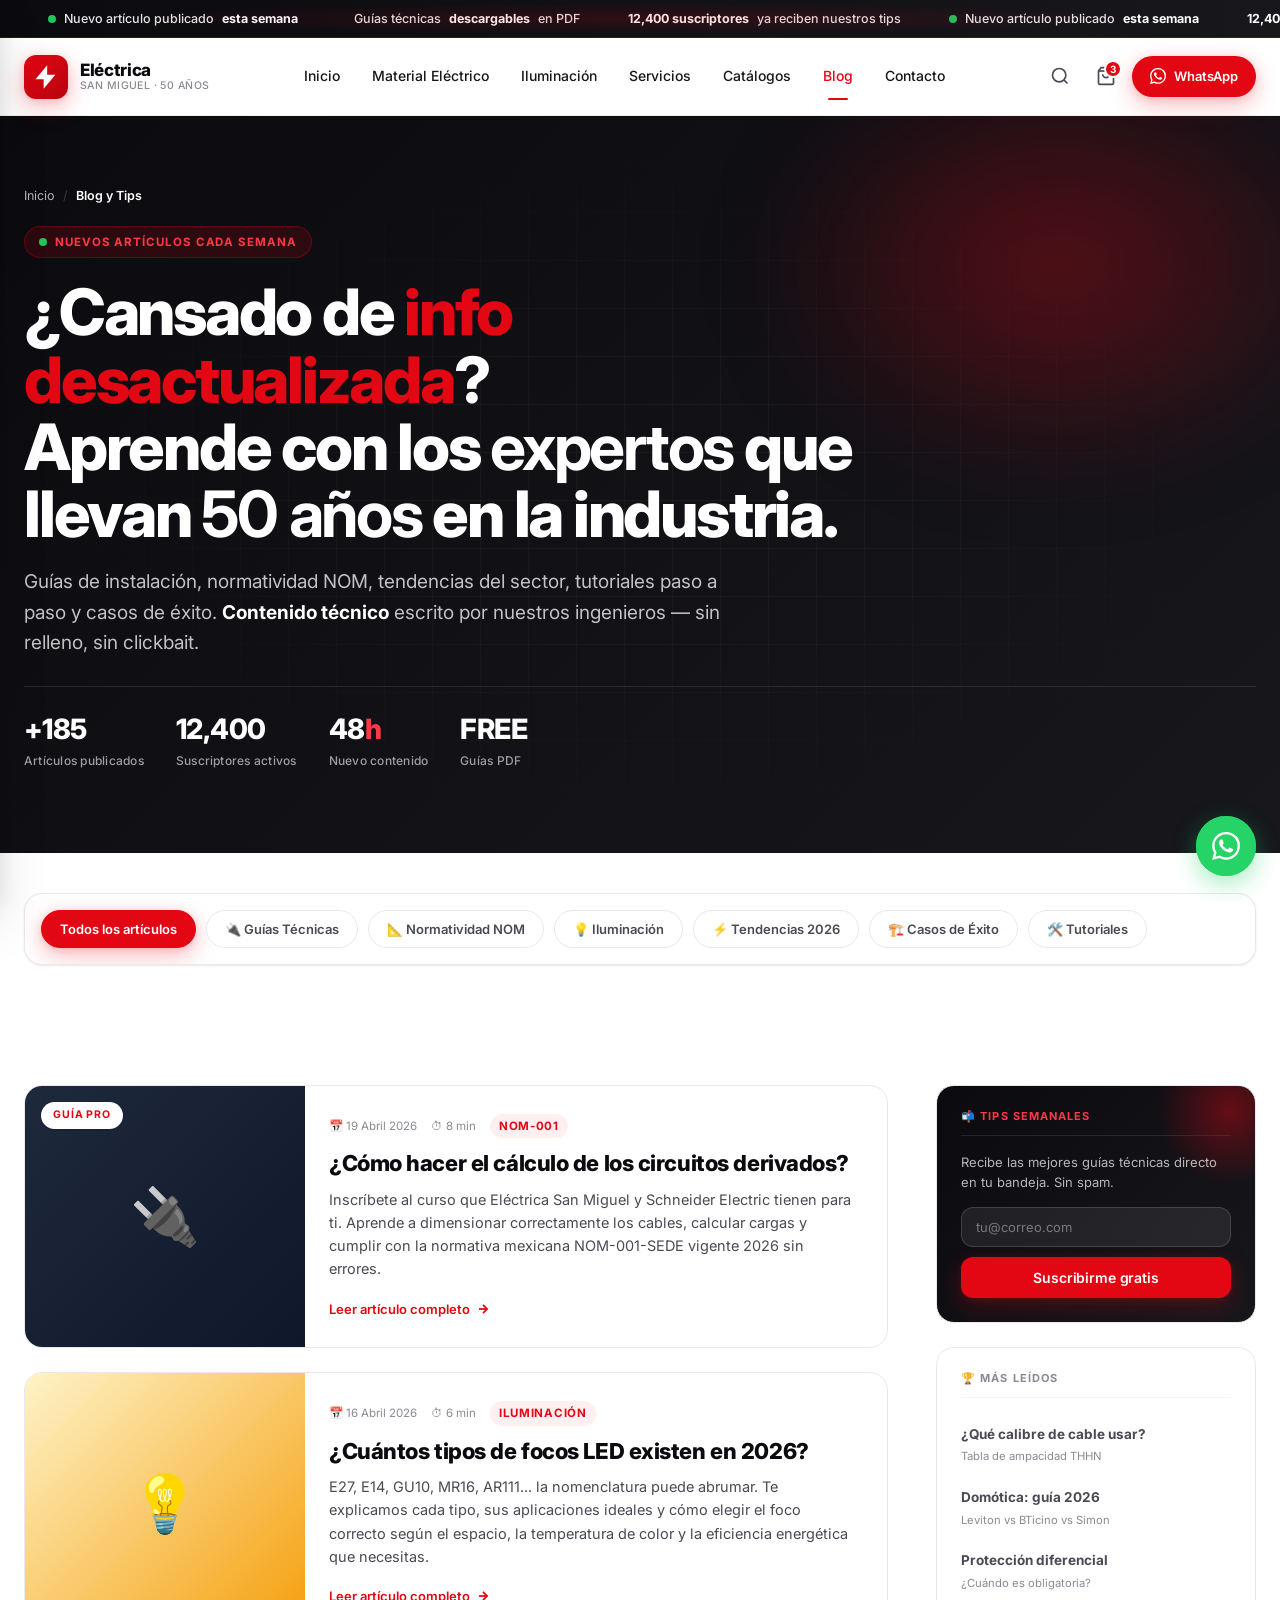
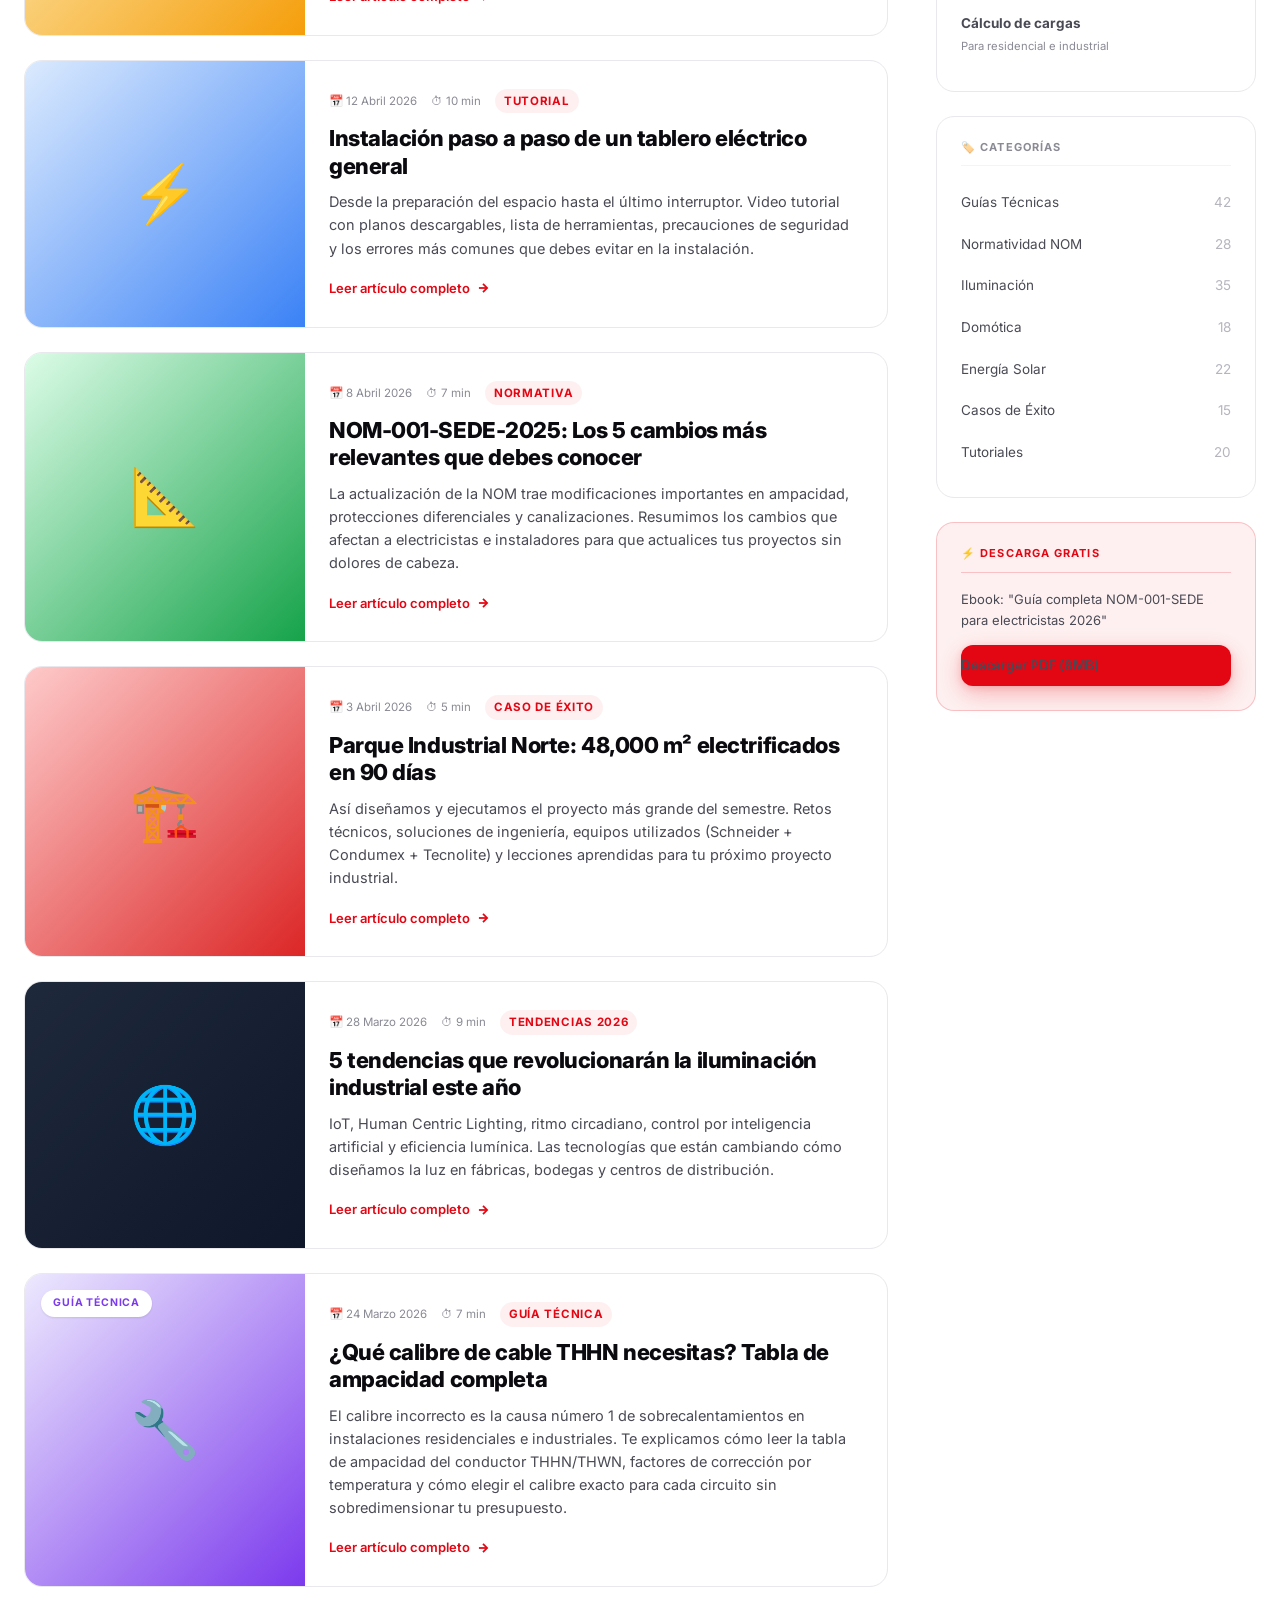
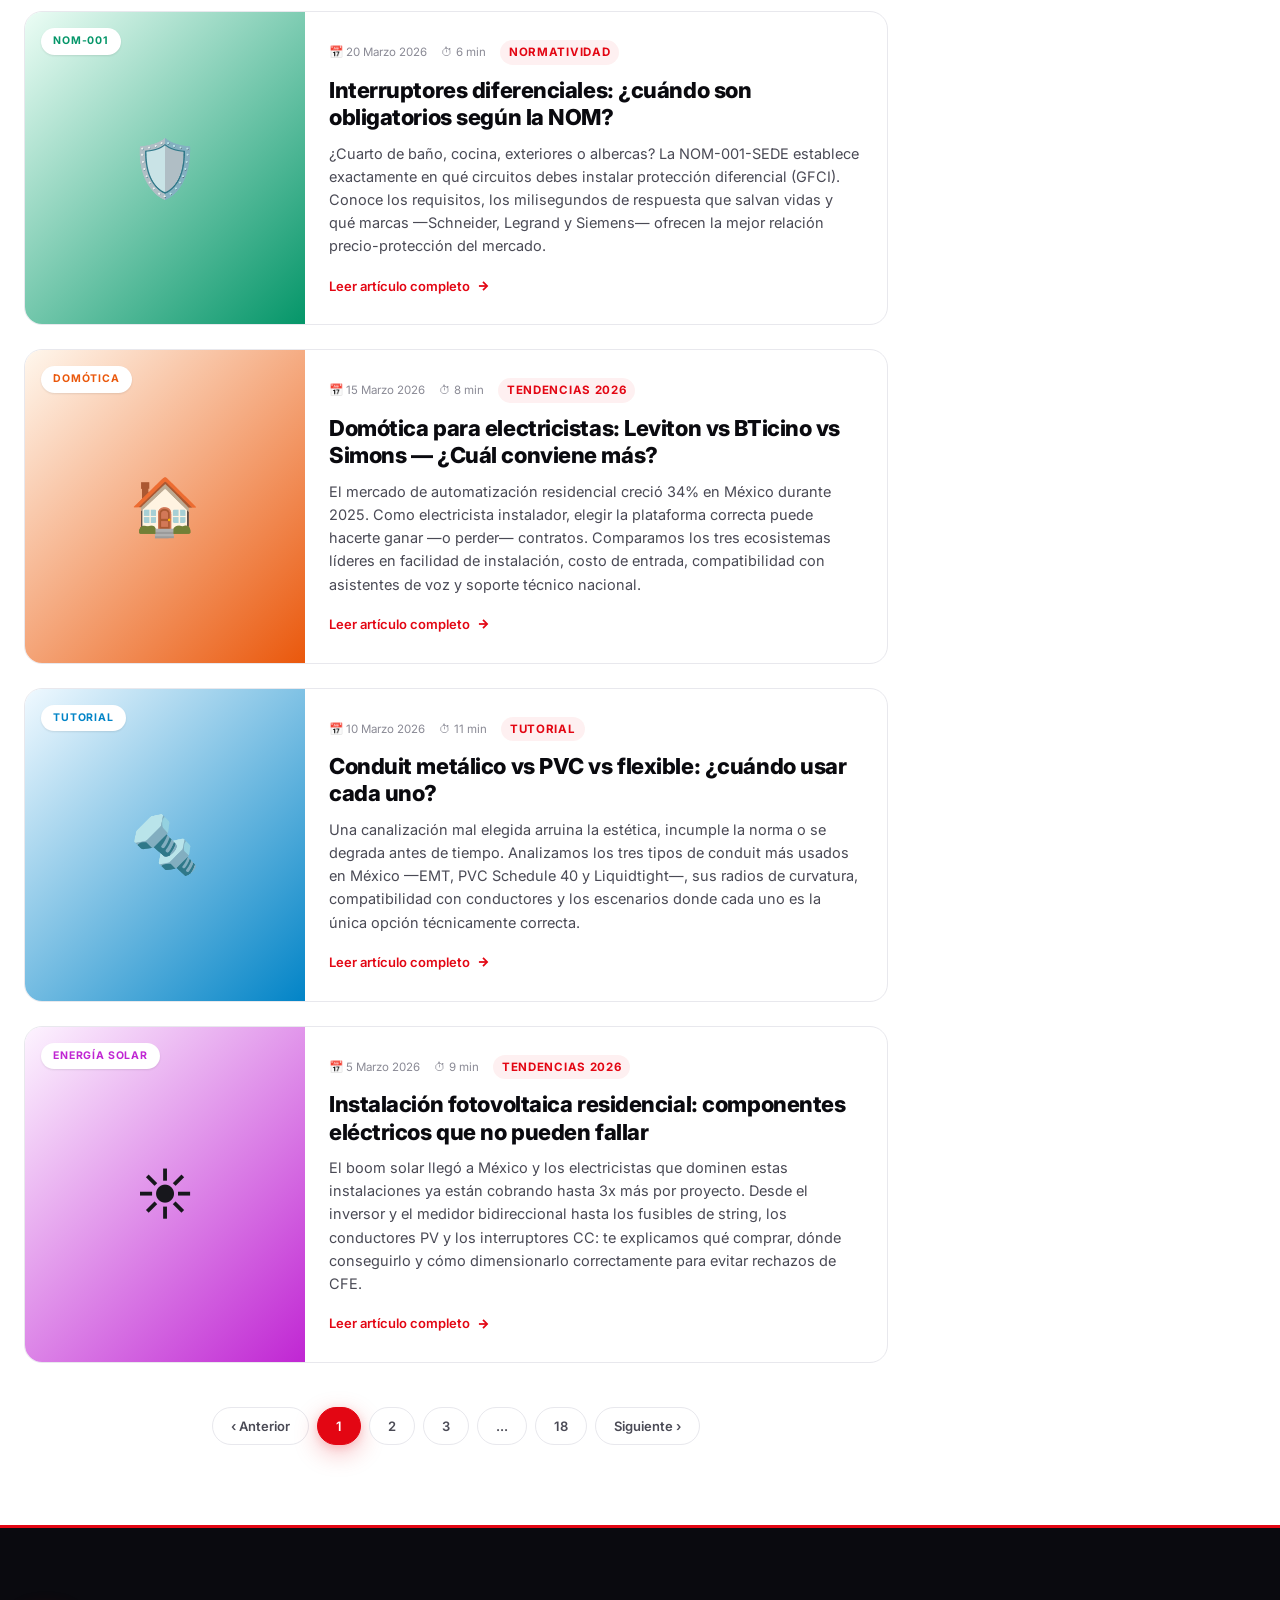
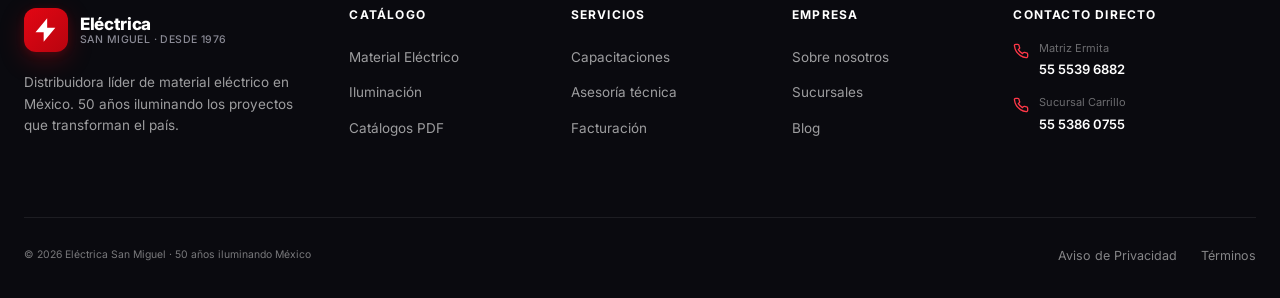
<file: blog.html>
<!DOCTYPE html>
<html lang="es">
<head>
    <meta charset="UTF-8">
    <meta name="viewport" content="width=device-width, initial-scale=1.0, maximum-scale=5.0">
    <meta name="description" content="Blog técnico de Eléctrica San Miguel. Guías de instalación, tendencias 2026, normatividad NOM, tutoriales y tips para electricistas profesionales.">
    <meta name="theme-color" content="#E30613">
    <title>Blog y Tips | Eléctrica San Miguel · Guías técnicas para electricistas</title>
    <link rel="preconnect" href="https://fonts.googleapis.com">
    <link href="https://fonts.googleapis.com/css2?family=Inter:wght@300;400;500;600;700;800;900&display=swap" rel="stylesheet">
    <link rel="stylesheet" href="styles.css">
</head>
<body>

    <div class="urgency-bar">
        <div class="urgency-track">
            <div class="urgency-item"><span class="pulse-dot"></span>Nuevo artículo publicado <strong>esta semana</strong></div>
            <div class="urgency-item"><svg width="14" height="14" viewBox="0 0 24 24" fill="none" stroke="currentColor" stroke-width="2.5"><path d="M21 15v4a2 2 0 0 1-2 2H5a2 2 0 0 1-2-2v-4"/><polyline points="7 10 12 15 17 10"/><line x1="12" y1="15" x2="12" y2="3"/></svg>Guías técnicas <strong>descargables</strong> en PDF</div>
            <div class="urgency-item"><strong>12,400 suscriptores</strong> ya reciben nuestros tips</div>
            <div class="urgency-item"><span class="pulse-dot"></span>Nuevo artículo publicado <strong>esta semana</strong></div>
            <div class="urgency-item"><strong>12,400 suscriptores</strong> ya reciben nuestros tips</div>
        </div>
    </div>

    <header class="header" id="header">
        <div class="header-container">
            <button class="hamburger" id="hamburgerBtn"><span></span><span></span><span></span></button>
            <a href="index.html" class="logo">
                <div class="logo-mark"><svg width="28" height="28" viewBox="0 0 24 24" fill="currentColor"><path d="M13 2L3 14h7v8l10-12h-7z"/></svg></div>
                <div class="logo-text"><span class="logo-title">Eléctrica</span><span class="logo-subtitle">San Miguel · 50 años</span></div>
            </a>
            <nav class="nav-desktop">
                <ul class="nav-list">
                    <li class="nav-item"><a href="index.html" class="nav-link">Inicio</a></li>
                    <li class="nav-item"><a href="material-electrico.html" class="nav-link">Material Eléctrico</a></li>
                    <li class="nav-item"><a href="iluminacion.html" class="nav-link">Iluminación</a></li>
                    <li class="nav-item"><a href="servicios.html" class="nav-link">Servicios</a></li>
                    <li class="nav-item"><a href="catalogos.html" class="nav-link">Catálogos</a></li>
                    <li class="nav-item"><a href="blog.html" class="nav-link active">Blog</a></li>
                    <li class="nav-item"><a href="contacto.html" class="nav-link">Contacto</a></li>
                </ul>
            </nav>
            <div class="header-actions">
                <a href="contacto.html" class="header-icon-btn"><svg width="20" height="20" viewBox="0 0 24 24" fill="none" stroke="currentColor" stroke-width="2"><circle cx="11" cy="11" r="8"/><line x1="21" y1="21" x2="16.65" y2="16.65"/></svg></a>
                <a href="#" class="header-icon-btn cart"><svg width="20" height="20" viewBox="0 0 24 24" fill="none" stroke="currentColor" stroke-width="2"><path d="M6 2L3 6v14a2 2 0 0 0 2 2h14a2 2 0 0 0 2-2V6l-3-4z"/><line x1="3" y1="6" x2="21" y2="6"/><path d="M16 10a4 4 0 0 1-8 0"/></svg><span class="cart-badge">3</span></a>
                <a href="https://wa.me/525512345678" class="btn btn-primary btn-header">
                    <svg width="16" height="16" viewBox="0 0 24 24" fill="currentColor"><path d="M17.472 14.382c-.297-.149-1.758-.867-2.03-.967-.273-.099-.471-.148-.67.15-.197.297-.767.966-.94 1.164-.173.199-.347.223-.644.075-.297-.15-1.255-.463-2.39-1.475-.883-.788-1.48-1.761-1.653-2.059-.173-.297-.018-.458.13-.606.134-.133.298-.347.446-.52.149-.174.198-.298.298-.497.099-.198.05-.371-.025-.52-.075-.149-.669-1.612-.916-2.207-.242-.579-.487-.5-.669-.51-.173-.008-.371-.01-.57-.01-.198 0-.52.074-.792.372-.272.297-1.04 1.016-1.04 2.479 0 1.462 1.065 2.875 1.213 3.074.149.198 2.096 3.2 5.077 4.487.709.306 1.262.489 1.694.625.712.227 1.36.195 1.871.118.571-.085 1.758-.719 2.006-1.413.248-.694.248-1.289.173-1.413-.074-.124-.272-.198-.57-.347m-5.421 7.403h-.004a9.87 9.87 0 01-5.031-1.378l-.361-.214-3.741.982.998-3.648-.235-.374a9.86 9.86 0 01-1.51-5.26c.001-5.45 4.436-9.884 9.888-9.884 2.64 0 5.122 1.03 6.988 2.898a9.825 9.825 0 012.893 6.994c-.003 5.45-4.437 9.884-9.885 9.884m8.413-18.297A11.815 11.815 0 0012.05 0C5.495 0 .16 5.335.157 11.892c0 2.096.547 4.142 1.588 5.945L.057 24l6.305-1.654a11.882 11.882 0 005.683 1.448h.005c6.554 0 11.89-5.335 11.893-11.893A11.821 11.821 0 0020.885 3.488"/></svg>
                    <span class="btn-header-text">WhatsApp</span>
                </a>
            </div>
        </div>
    </header>

    <div class="overlay" id="overlay"></div>
    <aside class="mobile-menu" id="mobileMenu">
        <div class="mobile-menu-header">
            <div class="mobile-logo">
                <div class="logo-mark"><svg width="22" height="22" viewBox="0 0 24 24" fill="currentColor"><path d="M13 2L3 14h7v8l10-12h-7z"/></svg></div>
                <div><strong>Eléctrica San Miguel</strong><small>50 años contigo</small></div>
            </div>
            <button class="close-menu" id="closeMenuBtn"><svg width="24" height="24" viewBox="0 0 24 24" fill="none" stroke="currentColor" stroke-width="2"><line x1="18" y1="6" x2="6" y2="18"/><line x1="6" y1="6" x2="18" y2="18"/></svg></button>
        </div>
        <div class="mobile-search">
            <svg width="18" height="18" viewBox="0 0 24 24" fill="none" stroke="currentColor" stroke-width="2"><circle cx="11" cy="11" r="8"/><line x1="21" y1="21" x2="16.65" y2="16.65"/></svg>
            <input type="text" placeholder="Buscar artículos...">
        </div>
        <nav class="mobile-nav">
            <a href="index.html" class="mobile-link">🏠 Inicio</a>
            <a href="material-electrico.html" class="mobile-link">⚡ Material Eléctrico</a>
            <a href="iluminacion.html" class="mobile-link">💡 Iluminación</a>
            <a href="servicios.html" class="mobile-link">🎓 Servicios</a>
            <a href="catalogos.html" class="mobile-link">📚 Catálogos PDF</a>
            <a href="blog.html" class="mobile-link active">📝 Blog y Tips</a>
            <a href="contacto.html" class="mobile-link">📞 Contacto</a>
        </nav>
    </aside>

    <main>
        <!-- PAGE HERO -->
        <section class="page-hero">
            <div class="page-hero-container">
                <div class="breadcrumb">
                    <a href="index.html">Inicio</a>
                    <span class="sep">/</span>
                    <span class="current">Blog y Tips</span>
                </div>
                <div class="page-hero-eyebrow">
                    <span class="pulse-dot"></span>
                    Nuevos artículos cada semana
                </div>
                <h1 class="page-hero-title">
                    ¿Cansado de <span class="text-gradient-red">info desactualizada</span>?<br>
                    Aprende con los <strong>expertos</strong> que llevan <strong>50 años</strong> en la industria.
                </h1>
                <p class="page-hero-description">
                    Guías de instalación, normatividad NOM, tendencias del sector, tutoriales paso a paso y casos de éxito. <strong>Contenido técnico</strong> escrito por nuestros ingenieros — sin relleno, sin clickbait.
                </p>
                <div class="page-hero-stats">
                    <div class="page-stat"><strong>+185</strong><small>Artículos publicados</small></div>
                    <div class="page-stat"><strong>12,400</strong><small>Suscriptores activos</small></div>
                    <div class="page-stat"><strong>48<em>h</em></strong><small>Nuevo contenido</small></div>
                    <div class="page-stat"><strong>FREE</strong><small>Guías PDF</small></div>
                </div>
            </div>
        </section>

        <!-- FILTROS -->
        <section style="padding: 40px 0 0; background: var(--white);">
            <div class="container">
                <div class="filters-bar">
                    <button class="filter-chip active">Todos los artículos</button>
                    <button class="filter-chip">🔌 Guías Técnicas</button>
                    <button class="filter-chip">📐 Normatividad NOM</button>
                    <button class="filter-chip">💡 Iluminación</button>
                    <button class="filter-chip">⚡ Tendencias 2026</button>
                    <button class="filter-chip">🏗️ Casos de Éxito</button>
                    <button class="filter-chip">🛠️ Tutoriales</button>
                </div>
            </div>
        </section>

        <!-- BLOG LAYOUT -->
        <section class="blog-list-section">
            <div class="container">
                <div class="blog-layout">

                    <!-- ARTICLES -->
                    <div class="blog-list">

                        <article class="blog-article-card">
                            <div class="blog-article-img bai-1">🔌<span class="blog-category" style="position: absolute; top: 16px; left: 16px; background: var(--white); color: var(--red); font-size: 10.5px; font-weight: 700; letter-spacing: 0.08em; padding: 5px 12px; border-radius: var(--radius-full);">GUÍA PRO</span></div>
                            <div class="blog-article-body">
                                <div class="blog-meta"><span>📅 19 Abril 2026</span><span>⏱ 8 min</span><span class="blog-category-inline">NOM-001</span></div>
                                <h2>¿Cómo hacer el cálculo de los circuitos derivados?</h2>
                                <p>Inscríbete al curso que Eléctrica San Miguel y Schneider Electric tienen para ti. Aprende a dimensionar correctamente los cables, calcular cargas y cumplir con la normativa mexicana NOM-001-SEDE vigente 2026 sin errores.</p>
                                <a href="#" class="blog-link">Leer artículo completo <svg width="14" height="14" viewBox="0 0 24 24" fill="none" stroke="currentColor" stroke-width="3"><line x1="5" y1="12" x2="19" y2="12"/><polyline points="12 5 19 12 12 19"/></svg></a>
                            </div>
                        </article>

                        <article class="blog-article-card">
                            <div class="blog-article-img bai-2">💡</div>
                            <div class="blog-article-body">
                                <div class="blog-meta"><span>📅 16 Abril 2026</span><span>⏱ 6 min</span><span class="blog-category-inline">ILUMINACIÓN</span></div>
                                <h2>¿Cuántos tipos de focos LED existen en 2026?</h2>
                                <p>E27, E14, GU10, MR16, AR111... la nomenclatura puede abrumar. Te explicamos cada tipo, sus aplicaciones ideales y cómo elegir el foco correcto según el espacio, la temperatura de color y la eficiencia energética que necesitas.</p>
                                <a href="#" class="blog-link">Leer artículo completo <svg width="14" height="14" viewBox="0 0 24 24" fill="none" stroke="currentColor" stroke-width="3"><line x1="5" y1="12" x2="19" y2="12"/><polyline points="12 5 19 12 12 19"/></svg></a>
                            </div>
                        </article>

                        <article class="blog-article-card">
                            <div class="blog-article-img bai-3">⚡</div>
                            <div class="blog-article-body">
                                <div class="blog-meta"><span>📅 12 Abril 2026</span><span>⏱ 10 min</span><span class="blog-category-inline">TUTORIAL</span></div>
                                <h2>Instalación paso a paso de un tablero eléctrico general</h2>
                                <p>Desde la preparación del espacio hasta el último interruptor. Video tutorial con planos descargables, lista de herramientas, precauciones de seguridad y los errores más comunes que debes evitar en la instalación.</p>
                                <a href="#" class="blog-link">Leer artículo completo <svg width="14" height="14" viewBox="0 0 24 24" fill="none" stroke="currentColor" stroke-width="3"><line x1="5" y1="12" x2="19" y2="12"/><polyline points="12 5 19 12 12 19"/></svg></a>
                            </div>
                        </article>

                        <article class="blog-article-card">
                            <div class="blog-article-img bai-4">📐</div>
                            <div class="blog-article-body">
                                <div class="blog-meta"><span>📅 8 Abril 2026</span><span>⏱ 7 min</span><span class="blog-category-inline">NORMATIVA</span></div>
                                <h2>NOM-001-SEDE-2025: Los 5 cambios más relevantes que debes conocer</h2>
                                <p>La actualización de la NOM trae modificaciones importantes en ampacidad, protecciones diferenciales y canalizaciones. Resumimos los cambios que afectan a electricistas e instaladores para que actualices tus proyectos sin dolores de cabeza.</p>
                                <a href="#" class="blog-link">Leer artículo completo <svg width="14" height="14" viewBox="0 0 24 24" fill="none" stroke="currentColor" stroke-width="3"><line x1="5" y1="12" x2="19" y2="12"/><polyline points="12 5 19 12 12 19"/></svg></a>
                            </div>
                        </article>

                        <article class="blog-article-card">
                            <div class="blog-article-img bai-5">🏗️</div>
                            <div class="blog-article-body">
                                <div class="blog-meta"><span>📅 3 Abril 2026</span><span>⏱ 5 min</span><span class="blog-category-inline">CASO DE ÉXITO</span></div>
                                <h2>Parque Industrial Norte: 48,000 m² electrificados en 90 días</h2>
                                <p>Así diseñamos y ejecutamos el proyecto más grande del semestre. Retos técnicos, soluciones de ingeniería, equipos utilizados (Schneider + Condumex + Tecnolite) y lecciones aprendidas para tu próximo proyecto industrial.</p>
                                <a href="#" class="blog-link">Leer artículo completo <svg width="14" height="14" viewBox="0 0 24 24" fill="none" stroke="currentColor" stroke-width="3"><line x1="5" y1="12" x2="19" y2="12"/><polyline points="12 5 19 12 12 19"/></svg></a>
                            </div>
                        </article>

                        <article class="blog-article-card">
                            <div class="blog-article-img bai-1">🌐</div>
                            <div class="blog-article-body">
                                <div class="blog-meta"><span>📅 28 Marzo 2026</span><span>⏱ 9 min</span><span class="blog-category-inline">TENDENCIAS 2026</span></div>
                                <h2>5 tendencias que revolucionarán la iluminación industrial este año</h2>
                                <p>IoT, Human Centric Lighting, ritmo circadiano, control por inteligencia artificial y eficiencia lumínica. Las tecnologías que están cambiando cómo diseñamos la luz en fábricas, bodegas y centros de distribución.</p>
                                <a href="#" class="blog-link">Leer artículo completo <svg width="14" height="14" viewBox="0 0 24 24" fill="none" stroke="currentColor" stroke-width="3"><line x1="5" y1="12" x2="19" y2="12"/><polyline points="12 5 19 12 12 19"/></svg></a>
                            </div>
                        </article>

                        <!-- ARTÍCULOS ADICIONALES -->

                        <article class="blog-article-card">
                            <div class="blog-article-img bai-6">🔧<span class="blog-category" style="position: absolute; top: 16px; left: 16px; background: var(--white); color: #7c3aed; font-size: 10.5px; font-weight: 700; letter-spacing: 0.08em; padding: 5px 12px; border-radius: var(--radius-full);">GUÍA TÉCNICA</span></div>
                            <div class="blog-article-body">
                                <div class="blog-meta"><span>📅 24 Marzo 2026</span><span>⏱ 7 min</span><span class="blog-category-inline">GUÍA TÉCNICA</span></div>
                                <h2>¿Qué calibre de cable THHN necesitas? Tabla de ampacidad completa</h2>
                                <p>El calibre incorrecto es la causa número 1 de sobrecalentamientos en instalaciones residenciales e industriales. Te explicamos cómo leer la tabla de ampacidad del conductor THHN/THWN, factores de corrección por temperatura y cómo elegir el calibre exacto para cada circuito sin sobredimensionar tu presupuesto.</p>
                                <a href="#" class="blog-link">Leer artículo completo <svg width="14" height="14" viewBox="0 0 24 24" fill="none" stroke="currentColor" stroke-width="3"><line x1="5" y1="12" x2="19" y2="12"/><polyline points="12 5 19 12 12 19"/></svg></a>
                            </div>
                        </article>

                        <article class="blog-article-card">
                            <div class="blog-article-img bai-7">🛡️<span class="blog-category" style="position: absolute; top: 16px; left: 16px; background: var(--white); color: #059669; font-size: 10.5px; font-weight: 700; letter-spacing: 0.08em; padding: 5px 12px; border-radius: var(--radius-full);">NOM-001</span></div>
                            <div class="blog-article-body">
                                <div class="blog-meta"><span>📅 20 Marzo 2026</span><span>⏱ 6 min</span><span class="blog-category-inline">NORMATIVIDAD</span></div>
                                <h2>Interruptores diferenciales: ¿cuándo son obligatorios según la NOM?</h2>
                                <p>¿Cuarto de baño, cocina, exteriores o albercas? La NOM-001-SEDE establece exactamente en qué circuitos debes instalar protección diferencial (GFCI). Conoce los requisitos, los milisegundos de respuesta que salvan vidas y qué marcas —Schneider, Legrand y Siemens— ofrecen la mejor relación precio-protección del mercado.</p>
                                <a href="#" class="blog-link">Leer artículo completo <svg width="14" height="14" viewBox="0 0 24 24" fill="none" stroke="currentColor" stroke-width="3"><line x1="5" y1="12" x2="19" y2="12"/><polyline points="12 5 19 12 12 19"/></svg></a>
                            </div>
                        </article>

                        <article class="blog-article-card">
                            <div class="blog-article-img bai-8">🏠<span class="blog-category" style="position: absolute; top: 16px; left: 16px; background: var(--white); color: #ea580c; font-size: 10.5px; font-weight: 700; letter-spacing: 0.08em; padding: 5px 12px; border-radius: var(--radius-full);">DOMÓTICA</span></div>
                            <div class="blog-article-body">
                                <div class="blog-meta"><span>📅 15 Marzo 2026</span><span>⏱ 8 min</span><span class="blog-category-inline">TENDENCIAS 2026</span></div>
                                <h2>Domótica para electricistas: Leviton vs BTicino vs Simons — ¿Cuál conviene más?</h2>
                                <p>El mercado de automatización residencial creció 34% en México durante 2025. Como electricista instalador, elegir la plataforma correcta puede hacerte ganar —o perder— contratos. Comparamos los tres ecosistemas líderes en facilidad de instalación, costo de entrada, compatibilidad con asistentes de voz y soporte técnico nacional.</p>
                                <a href="#" class="blog-link">Leer artículo completo <svg width="14" height="14" viewBox="0 0 24 24" fill="none" stroke="currentColor" stroke-width="3"><line x1="5" y1="12" x2="19" y2="12"/><polyline points="12 5 19 12 12 19"/></svg></a>
                            </div>
                        </article>

                        <article class="blog-article-card">
                            <div class="blog-article-img bai-9">🔩<span class="blog-category" style="position: absolute; top: 16px; left: 16px; background: var(--white); color: #0284c7; font-size: 10.5px; font-weight: 700; letter-spacing: 0.08em; padding: 5px 12px; border-radius: var(--radius-full);">TUTORIAL</span></div>
                            <div class="blog-article-body">
                                <div class="blog-meta"><span>📅 10 Marzo 2026</span><span>⏱ 11 min</span><span class="blog-category-inline">TUTORIAL</span></div>
                                <h2>Conduit metálico vs PVC vs flexible: ¿cuándo usar cada uno?</h2>
                                <p>Una canalización mal elegida arruina la estética, incumple la norma o se degrada antes de tiempo. Analizamos los tres tipos de conduit más usados en México —EMT, PVC Schedule 40 y Liquidtight—, sus radios de curvatura, compatibilidad con conductores y los escenarios donde cada uno es la única opción técnicamente correcta.</p>
                                <a href="#" class="blog-link">Leer artículo completo <svg width="14" height="14" viewBox="0 0 24 24" fill="none" stroke="currentColor" stroke-width="3"><line x1="5" y1="12" x2="19" y2="12"/><polyline points="12 5 19 12 12 19"/></svg></a>
                            </div>
                        </article>

                        <article class="blog-article-card">
                            <div class="blog-article-img bai-10">☀️<span class="blog-category" style="position: absolute; top: 16px; left: 16px; background: var(--white); color: #c026d3; font-size: 10.5px; font-weight: 700; letter-spacing: 0.08em; padding: 5px 12px; border-radius: var(--radius-full);">ENERGÍA SOLAR</span></div>
                            <div class="blog-article-body">
                                <div class="blog-meta"><span>📅 5 Marzo 2026</span><span>⏱ 9 min</span><span class="blog-category-inline">TENDENCIAS 2026</span></div>
                                <h2>Instalación fotovoltaica residencial: componentes eléctricos que no pueden fallar</h2>
                                <p>El boom solar llegó a México y los electricistas que dominen estas instalaciones ya están cobrando hasta 3x más por proyecto. Desde el inversor y el medidor bidireccional hasta los fusibles de string, los conductores PV y los interruptores CC: te explicamos qué comprar, dónde conseguirlo y cómo dimensionarlo correctamente para evitar rechazos de CFE.</p>
                                <a href="#" class="blog-link">Leer artículo completo <svg width="14" height="14" viewBox="0 0 24 24" fill="none" stroke="currentColor" stroke-width="3"><line x1="5" y1="12" x2="19" y2="12"/><polyline points="12 5 19 12 12 19"/></svg></a>
                            </div>
                        </article>

                        <div style="display: flex; justify-content: center; gap: 8px; margin-top: 20px;">
                            <button class="filter-chip">‹ Anterior</button>
                            <button class="filter-chip active">1</button>
                            <button class="filter-chip">2</button>
                            <button class="filter-chip">3</button>
                            <button class="filter-chip">...</button>
                            <button class="filter-chip">18</button>
                            <button class="filter-chip">Siguiente ›</button>
                        </div>

                    </div>

                    <!-- SIDEBAR -->
                    <aside class="blog-sidebar">
                        <div class="sidebar-card sidebar-newsletter">
                            <h4>📬 Tips semanales</h4>
                            <p>Recibe las mejores guías técnicas directo en tu bandeja. Sin spam.</p>
                            <input type="email" placeholder="tu@correo.com">
                            <button class="btn btn-primary">Suscribirme gratis</button>
                        </div>

                        <div class="sidebar-card">
                            <h4>🏆 Más leídos</h4>
                            <a href="#"><strong>¿Qué calibre de cable usar?</strong><br><small style="color:var(--gray-500)">Tabla de ampacidad THHN</small></a>
                            <a href="#"><strong>Domótica: guía 2026</strong><br><small style="color:var(--gray-500)">Leviton vs BTicino vs Simon</small></a>
                            <a href="#"><strong>Protección diferencial</strong><br><small style="color:var(--gray-500)">¿Cuándo es obligatoria?</small></a>
                            <a href="#"><strong>Cálculo de cargas</strong><br><small style="color:var(--gray-500)">Para residencial e industrial</small></a>
                        </div>

                        <div class="sidebar-card">
                            <h4>🏷️ Categorías</h4>
                            <a href="#">Guías Técnicas <span style="float:right;color:var(--gray-400)">42</span></a>
                            <a href="#">Normatividad NOM <span style="float:right;color:var(--gray-400)">28</span></a>
                            <a href="#">Iluminación <span style="float:right;color:var(--gray-400)">35</span></a>
                            <a href="#">Domótica <span style="float:right;color:var(--gray-400)">18</span></a>
                            <a href="#">Energía Solar <span style="float:right;color:var(--gray-400)">22</span></a>
                            <a href="#">Casos de Éxito <span style="float:right;color:var(--gray-400)">15</span></a>
                            <a href="#">Tutoriales <span style="float:right;color:var(--gray-400)">20</span></a>
                        </div>

                        <div class="sidebar-card" style="background: var(--red-50); border-color: var(--red-200);">
                            <h4 style="color: var(--red); border-color: var(--red-200);">⚡ Descarga GRATIS</h4>
                            <p style="color: var(--gray-700); font-size: 13px; margin-bottom: 14px;">Ebook: "Guía completa NOM-001-SEDE para electricistas 2026"</p>
                            <a href="catalogos.html" class="btn btn-primary" style="width: 100%;">Descargar PDF (8MB)</a>
                        </div>
                    </aside>
                </div>
            </div>
        </section>
    </main>

    <footer class="footer">
        <div class="container">
            <div class="footer-main">
                <div class="footer-brand">
                    <a href="index.html" class="logo">
                        <div class="logo-mark"><svg width="28" height="28" viewBox="0 0 24 24" fill="currentColor"><path d="M13 2L3 14h7v8l10-12h-7z"/></svg></div>
                        <div class="logo-text"><span class="logo-title">Eléctrica</span><span class="logo-subtitle">San Miguel · Desde 1976</span></div>
                    </a>
                    <p>Distribuidora líder de material eléctrico en México. 50 años iluminando los proyectos que transforman el país.</p>
                </div>
                <div class="footer-col"><h5>Catálogo</h5><a href="material-electrico.html">Material Eléctrico</a><a href="iluminacion.html">Iluminación</a><a href="catalogos.html">Catálogos PDF</a></div>
                <div class="footer-col"><h5>Servicios</h5><a href="servicios.html">Capacitaciones</a><a href="servicios.html">Asesoría técnica</a><a href="servicios.html">Facturación</a></div>
                <div class="footer-col"><h5>Empresa</h5><a href="#">Sobre nosotros</a><a href="contacto.html">Sucursales</a><a href="blog.html">Blog</a></div>
                <div class="footer-col footer-contact">
                    <h5>Contacto Directo</h5>
                    <div class="contact-item"><svg width="16" height="16" viewBox="0 0 24 24" fill="none" stroke="currentColor" stroke-width="2"><path d="M22 16.92v3a2 2 0 0 1-2.18 2 19.79 19.79 0 0 1-8.63-3.07 19.5 19.5 0 0 1-6-6 19.79 19.79 0 0 1-3.07-8.67A2 2 0 0 1 4.11 2h3a2 2 0 0 1 2 1.72 12.84 12.84 0 0 0 .7 2.81 2 2 0 0 1-.45 2.11L8.09 9.91a16 16 0 0 0 6 6l1.27-1.27a2 2 0 0 1 2.11-.45 12.84 12.84 0 0 0 2.81.7A2 2 0 0 1 22 16.92z"/></svg><div><small>Matriz Ermita</small><strong>55 5539 6882</strong></div></div>
                    <div class="contact-item"><svg width="16" height="16" viewBox="0 0 24 24" fill="none" stroke="currentColor" stroke-width="2"><path d="M22 16.92v3a2 2 0 0 1-2.18 2 19.79 19.79 0 0 1-8.63-3.07 19.5 19.5 0 0 1-6-6 19.79 19.79 0 0 1-3.07-8.67A2 2 0 0 1 4.11 2h3a2 2 0 0 1 2 1.72 12.84 12.84 0 0 0 .7 2.81 2 2 0 0 1-.45 2.11L8.09 9.91a16 16 0 0 0 6 6l1.27-1.27a2 2 0 0 1 2.11-.45 12.84 12.84 0 0 0 2.81.7A2 2 0 0 1 22 16.92z"/></svg><div><small>Sucursal Carrillo</small><strong>55 5386 0755</strong></div></div>
                </div>
            </div>
            <div class="footer-bottom">
                <small>© 2026 Eléctrica San Miguel · 50 años iluminando México</small>
                <div class="footer-links"><a href="#">Aviso de Privacidad</a><a href="#">Términos</a></div>
            </div>
        </div>
    </footer>

    <a href="https://wa.me/525512345678" class="whatsapp-fab">
        <svg width="28" height="28" viewBox="0 0 24 24" fill="currentColor"><path d="M17.472 14.382c-.297-.149-1.758-.867-2.03-.967-.273-.099-.471-.148-.67.15-.197.297-.767.966-.94 1.164-.173.199-.347.223-.644.075-.297-.15-1.255-.463-2.39-1.475-.883-.788-1.48-1.761-1.653-2.059-.173-.297-.018-.458.13-.606.134-.133.298-.347.446-.52.149-.174.198-.298.298-.497.099-.198.05-.371-.025-.52-.075-.149-.669-1.612-.916-2.207-.242-.579-.487-.5-.669-.51-.173-.008-.371-.01-.57-.01-.198 0-.52.074-.792.372-.272.297-1.04 1.016-1.04 2.479 0 1.462 1.065 2.875 1.213 3.074.149.198 2.096 3.2 5.077 4.487.709.306 1.262.489 1.694.625.712.227 1.36.195 1.871.118.571-.085 1.758-.719 2.006-1.413.248-.694.248-1.289.173-1.413-.074-.124-.272-.198-.57-.347m-5.421 7.403h-.004a9.87 9.87 0 01-5.031-1.378l-.361-.214-3.741.982.998-3.648-.235-.374a9.86 9.86 0 01-1.51-5.26c.001-5.45 4.436-9.884 9.888-9.884 2.64 0 5.122 1.03 6.988 2.898a9.825 9.825 0 012.893 6.994c-.003 5.45-4.437 9.884-9.885 9.884m8.413-18.297A11.815 11.815 0 0012.05 0C5.495 0 .16 5.335.157 11.892c0 2.096.547 4.142 1.588 5.945L.057 24l6.305-1.654a11.882 11.882 0 005.683 1.448h.005c6.554 0 11.89-5.335 11.893-11.893A11.821 11.821 0 0020.885 3.488"/></svg>
        <span class="wa-pulse"></span>
        <span class="wa-tooltip">Consulta por WhatsApp</span>
    </a>

    <script src="script.js"></script>
</body>
</html>
</file>
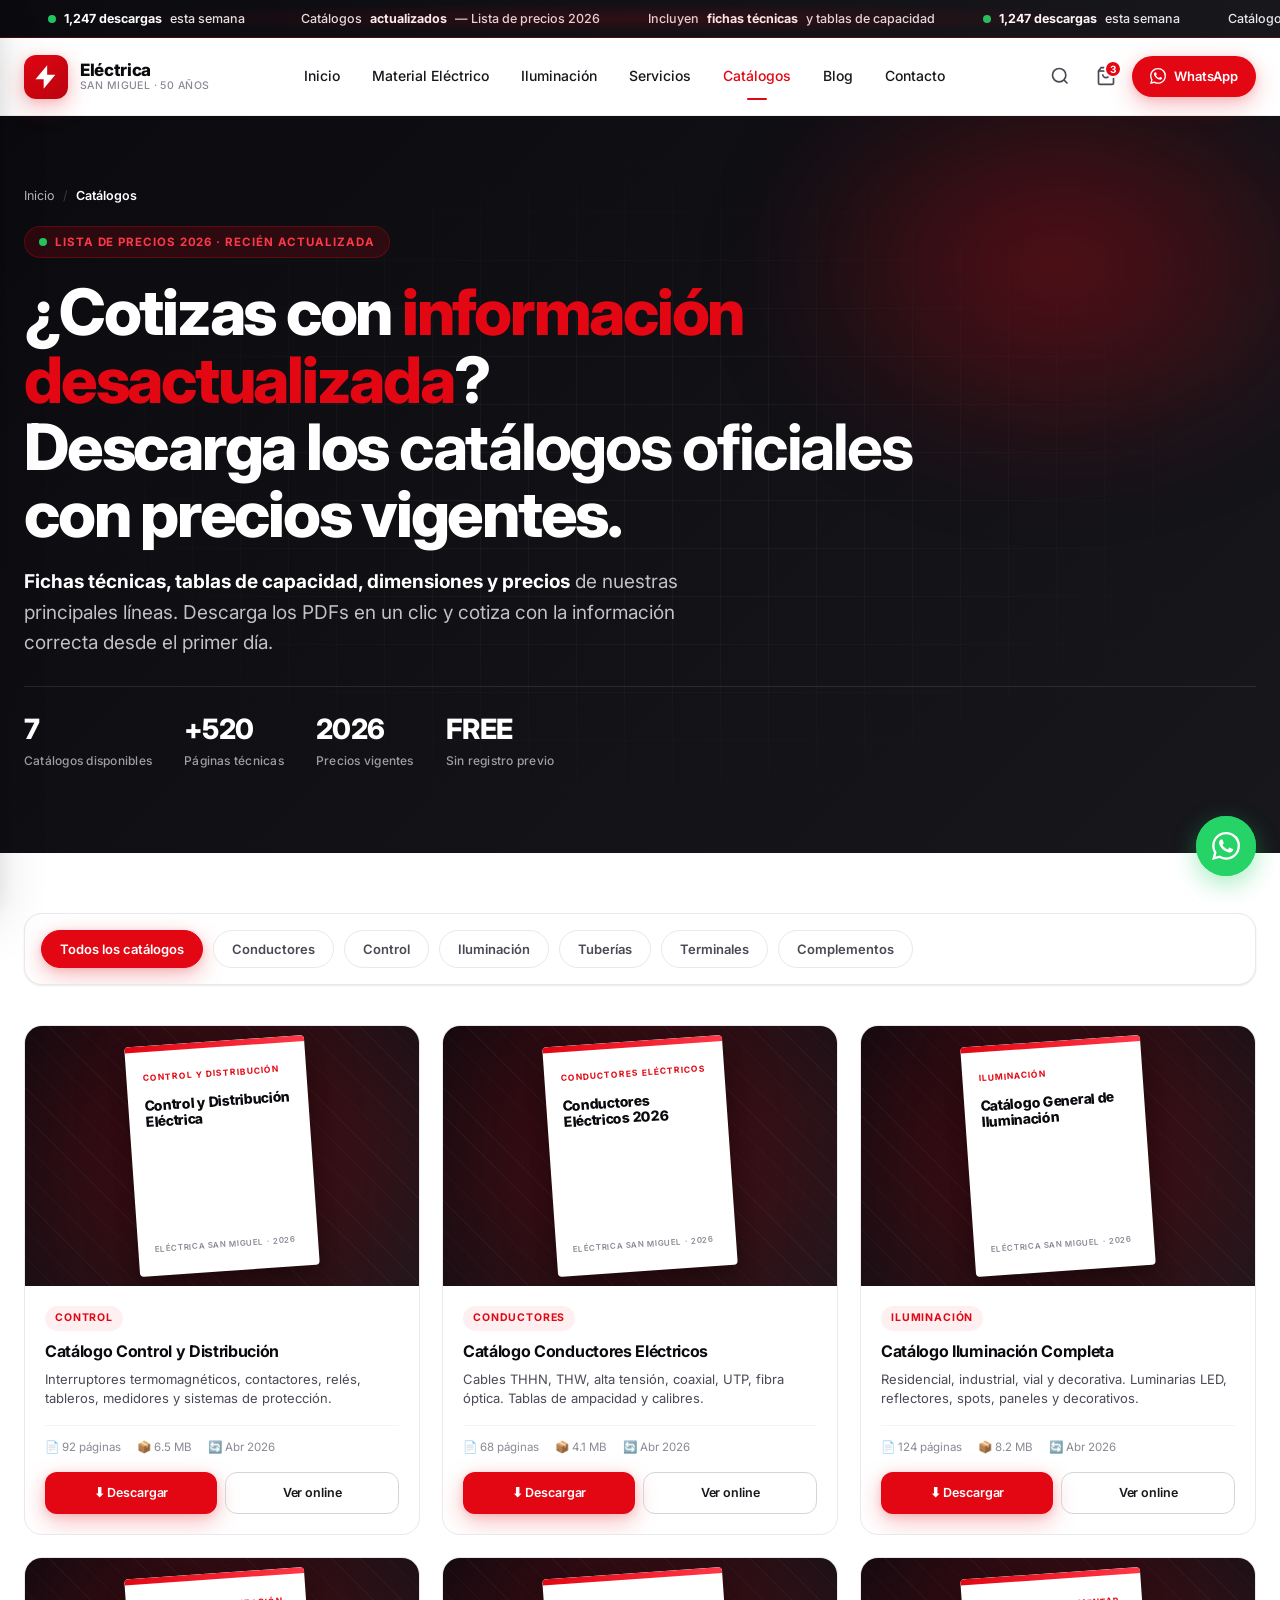
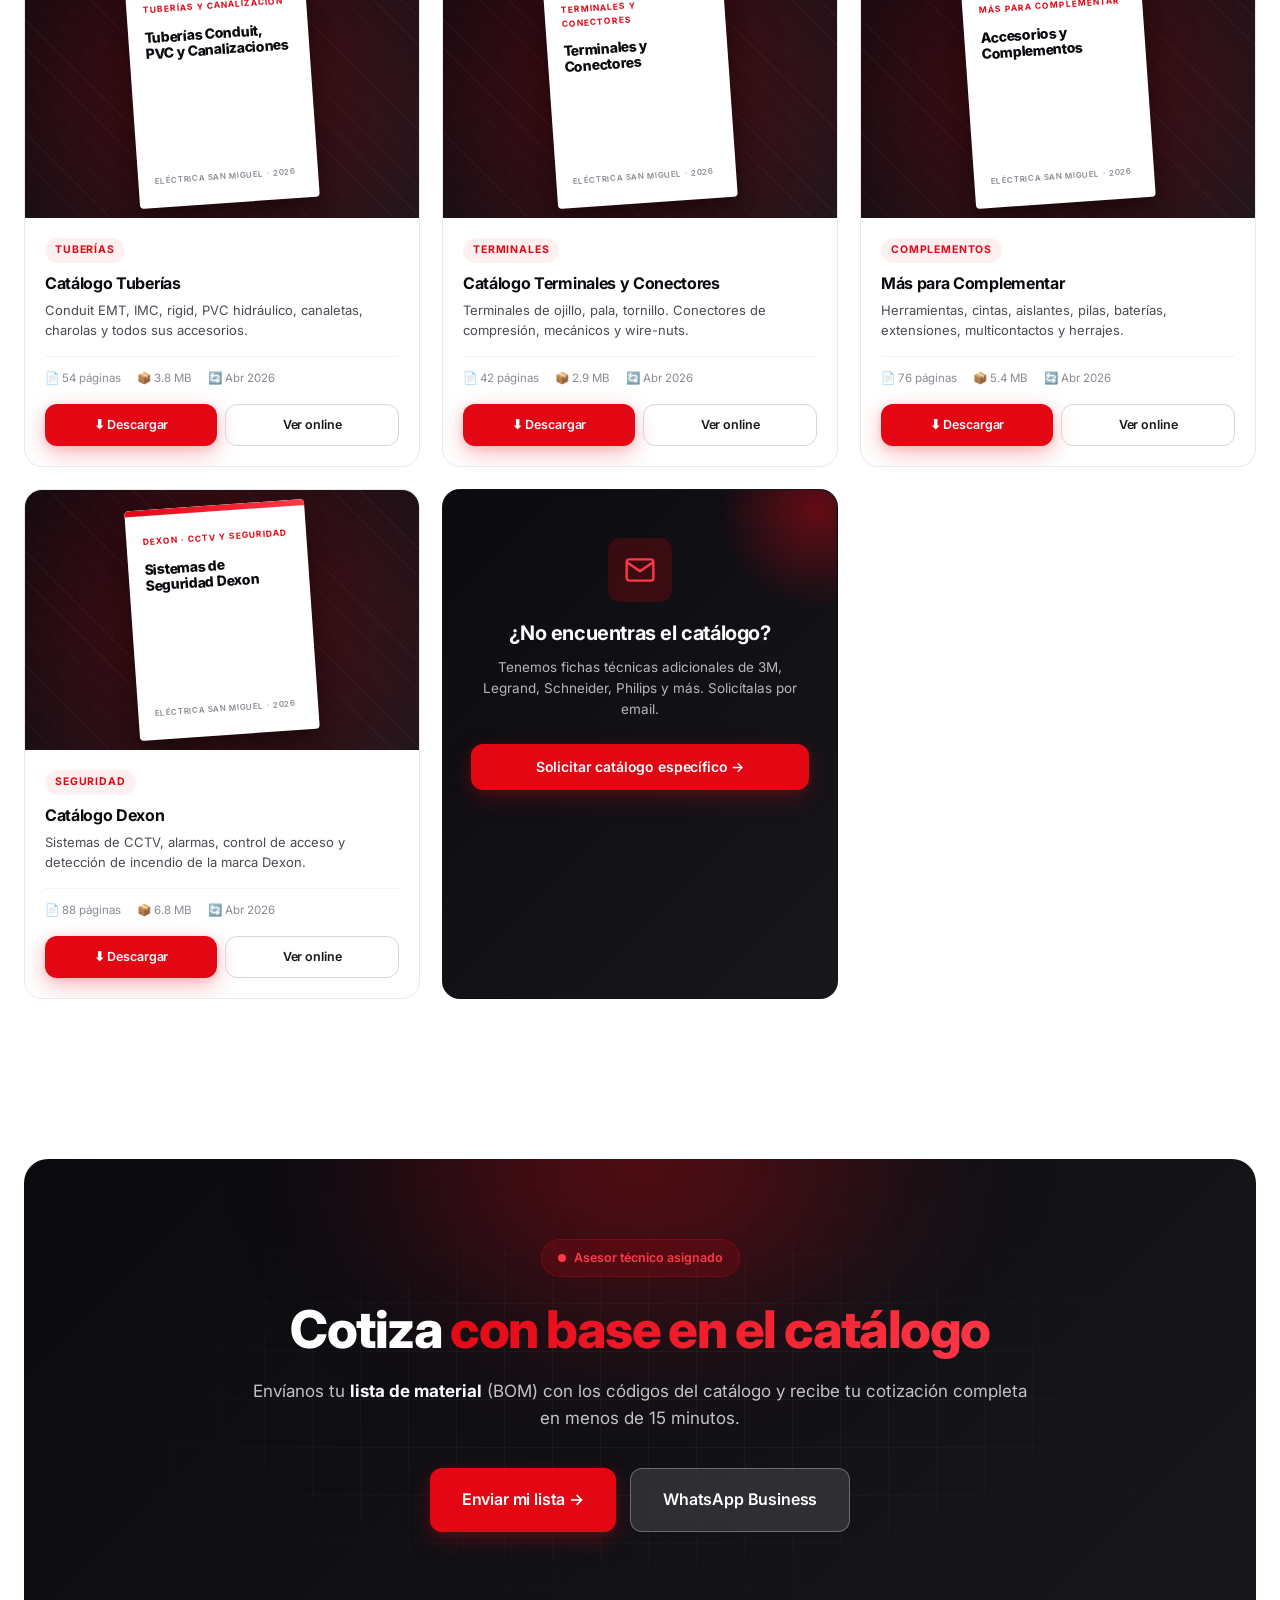
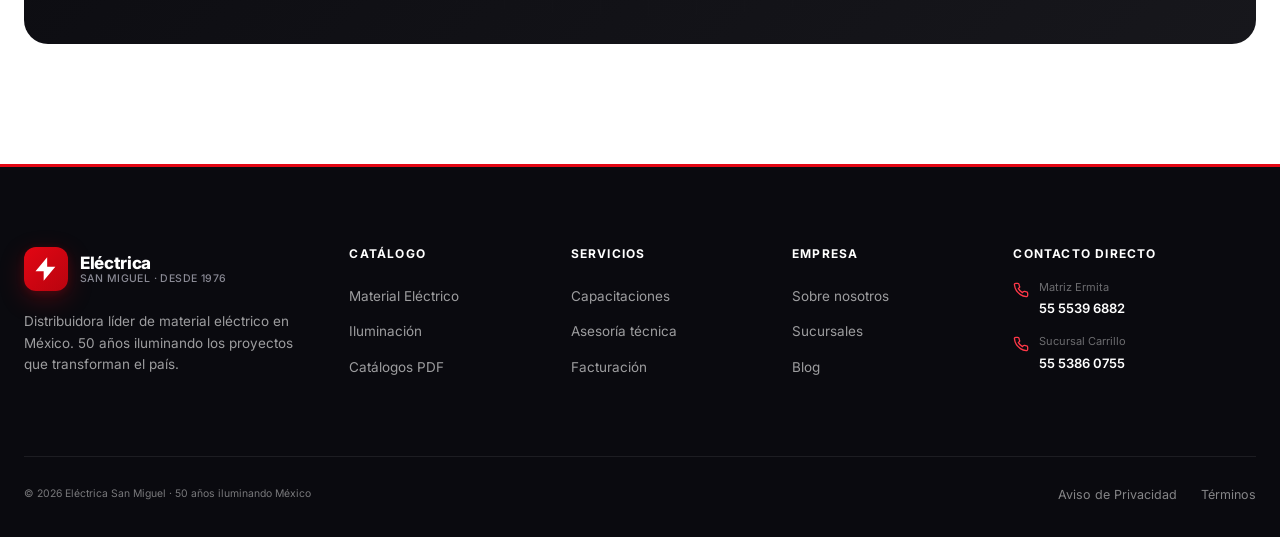
<file: catalogos.html>
<!DOCTYPE html>
<html lang="es">
<head>
    <meta charset="UTF-8">
    <meta name="viewport" content="width=device-width, initial-scale=1.0, maximum-scale=5.0">
    <meta name="description" content="Descarga catálogos PDF de material eléctrico: conductores, control, iluminación, tuberías, terminales y más. Precios, medidas y fichas técnicas.">
    <meta name="theme-color" content="#E30613">
    <title>Catálogos PDF | Eléctrica San Miguel · Descarga fichas técnicas</title>
    <link rel="preconnect" href="https://fonts.googleapis.com">
    <link href="https://fonts.googleapis.com/css2?family=Inter:wght@300;400;500;600;700;800;900&display=swap" rel="stylesheet">
    <link rel="stylesheet" href="styles.css">
</head>
<body>

    <div class="urgency-bar">
        <div class="urgency-track">
            <div class="urgency-item"><span class="pulse-dot"></span><strong>1,247 descargas</strong> esta semana</div>
            <div class="urgency-item"><svg width="14" height="14" viewBox="0 0 24 24" fill="none" stroke="currentColor" stroke-width="2.5"><path d="M21 15v4a2 2 0 0 1-2 2H5a2 2 0 0 1-2-2v-4"/><polyline points="7 10 12 15 17 10"/><line x1="12" y1="15" x2="12" y2="3"/></svg>Catálogos <strong>actualizados</strong> — Lista de precios 2026</div>
            <div class="urgency-item">Incluyen <strong>fichas técnicas</strong> y tablas de capacidad</div>
            <div class="urgency-item"><span class="pulse-dot"></span><strong>1,247 descargas</strong> esta semana</div>
            <div class="urgency-item">Catálogos <strong>actualizados</strong> — Lista de precios 2026</div>
        </div>
    </div>

    <header class="header" id="header">
        <div class="header-container">
            <button class="hamburger" id="hamburgerBtn"><span></span><span></span><span></span></button>
            <a href="index.html" class="logo">
                <div class="logo-mark"><svg width="28" height="28" viewBox="0 0 24 24" fill="currentColor"><path d="M13 2L3 14h7v8l10-12h-7z"/></svg></div>
                <div class="logo-text"><span class="logo-title">Eléctrica</span><span class="logo-subtitle">San Miguel · 50 años</span></div>
            </a>
            <nav class="nav-desktop">
                <ul class="nav-list">
                    <li class="nav-item"><a href="index.html" class="nav-link">Inicio</a></li>
                    <li class="nav-item"><a href="material-electrico.html" class="nav-link">Material Eléctrico</a></li>
                    <li class="nav-item"><a href="iluminacion.html" class="nav-link">Iluminación</a></li>
                    <li class="nav-item"><a href="servicios.html" class="nav-link">Servicios</a></li>
                    <li class="nav-item"><a href="catalogos.html" class="nav-link active">Catálogos</a></li>
                    <li class="nav-item"><a href="blog.html" class="nav-link">Blog</a></li>
                    <li class="nav-item"><a href="contacto.html" class="nav-link">Contacto</a></li>
                </ul>
            </nav>
            <div class="header-actions">
                <a href="contacto.html" class="header-icon-btn"><svg width="20" height="20" viewBox="0 0 24 24" fill="none" stroke="currentColor" stroke-width="2"><circle cx="11" cy="11" r="8"/><line x1="21" y1="21" x2="16.65" y2="16.65"/></svg></a>
                <a href="#" class="header-icon-btn cart"><svg width="20" height="20" viewBox="0 0 24 24" fill="none" stroke="currentColor" stroke-width="2"><path d="M6 2L3 6v14a2 2 0 0 0 2 2h14a2 2 0 0 0 2-2V6l-3-4z"/><line x1="3" y1="6" x2="21" y2="6"/><path d="M16 10a4 4 0 0 1-8 0"/></svg><span class="cart-badge">3</span></a>
                <a href="https://wa.me/525512345678" class="btn btn-primary btn-header">
                    <svg width="16" height="16" viewBox="0 0 24 24" fill="currentColor"><path d="M17.472 14.382c-.297-.149-1.758-.867-2.03-.967-.273-.099-.471-.148-.67.15-.197.297-.767.966-.94 1.164-.173.199-.347.223-.644.075-.297-.15-1.255-.463-2.39-1.475-.883-.788-1.48-1.761-1.653-2.059-.173-.297-.018-.458.13-.606.134-.133.298-.347.446-.52.149-.174.198-.298.298-.497.099-.198.05-.371-.025-.52-.075-.149-.669-1.612-.916-2.207-.242-.579-.487-.5-.669-.51-.173-.008-.371-.01-.57-.01-.198 0-.52.074-.792.372-.272.297-1.04 1.016-1.04 2.479 0 1.462 1.065 2.875 1.213 3.074.149.198 2.096 3.2 5.077 4.487.709.306 1.262.489 1.694.625.712.227 1.36.195 1.871.118.571-.085 1.758-.719 2.006-1.413.248-.694.248-1.289.173-1.413-.074-.124-.272-.198-.57-.347m-5.421 7.403h-.004a9.87 9.87 0 01-5.031-1.378l-.361-.214-3.741.982.998-3.648-.235-.374a9.86 9.86 0 01-1.51-5.26c.001-5.45 4.436-9.884 9.888-9.884 2.64 0 5.122 1.03 6.988 2.898a9.825 9.825 0 012.893 6.994c-.003 5.45-4.437 9.884-9.885 9.884m8.413-18.297A11.815 11.815 0 0012.05 0C5.495 0 .16 5.335.157 11.892c0 2.096.547 4.142 1.588 5.945L.057 24l6.305-1.654a11.882 11.882 0 005.683 1.448h.005c6.554 0 11.89-5.335 11.893-11.893A11.821 11.821 0 0020.885 3.488"/></svg>
                    <span class="btn-header-text">WhatsApp</span>
                </a>
            </div>
        </div>
    </header>

    <div class="overlay" id="overlay"></div>
    <aside class="mobile-menu" id="mobileMenu">
        <div class="mobile-menu-header">
            <div class="mobile-logo">
                <div class="logo-mark"><svg width="22" height="22" viewBox="0 0 24 24" fill="currentColor"><path d="M13 2L3 14h7v8l10-12h-7z"/></svg></div>
                <div><strong>Eléctrica San Miguel</strong><small>50 años contigo</small></div>
            </div>
            <button class="close-menu" id="closeMenuBtn"><svg width="24" height="24" viewBox="0 0 24 24" fill="none" stroke="currentColor" stroke-width="2"><line x1="18" y1="6" x2="6" y2="18"/><line x1="6" y1="6" x2="18" y2="18"/></svg></button>
        </div>
        <div class="mobile-search">
            <svg width="18" height="18" viewBox="0 0 24 24" fill="none" stroke="currentColor" stroke-width="2"><circle cx="11" cy="11" r="8"/><line x1="21" y1="21" x2="16.65" y2="16.65"/></svg>
            <input type="text" placeholder="Buscar catálogos...">
        </div>
        <nav class="mobile-nav">
            <a href="index.html" class="mobile-link">🏠 Inicio</a>
            <a href="material-electrico.html" class="mobile-link">⚡ Material Eléctrico</a>
            <a href="iluminacion.html" class="mobile-link">💡 Iluminación</a>
            <a href="servicios.html" class="mobile-link">🎓 Servicios</a>
            <a href="catalogos.html" class="mobile-link active">📚 Catálogos PDF</a>
            <a href="blog.html" class="mobile-link">📝 Blog y Tips</a>
            <a href="contacto.html" class="mobile-link">📞 Contacto</a>
        </nav>
        <div class="mobile-cta-box">
            <h4>¿No encuentras un catálogo?</h4>
            <p>Pídelo y te lo enviamos por email</p>
            <a href="https://wa.me/525512345678" class="btn btn-primary btn-block">Solicitar por WhatsApp</a>
        </div>
    </aside>

    <main>
        <!-- PAGE HERO -->
        <section class="page-hero">
            <div class="page-hero-container">
                <div class="breadcrumb">
                    <a href="index.html">Inicio</a>
                    <span class="sep">/</span>
                    <span class="current">Catálogos</span>
                </div>
                <div class="page-hero-eyebrow">
                    <span class="pulse-dot"></span>
                    Lista de precios 2026 · Recién actualizada
                </div>
                <h1 class="page-hero-title">
                    ¿Cotizas con <span class="text-gradient-red">información desactualizada</span>?<br>
                    Descarga los <strong>catálogos oficiales</strong> con precios vigentes.
                </h1>
                <p class="page-hero-description">
                    <strong>Fichas técnicas, tablas de capacidad, dimensiones y precios</strong> de nuestras principales líneas. Descarga los PDFs en un clic y cotiza con la información correcta desde el primer día.
                </p>
                <div class="page-hero-stats">
                    <div class="page-stat"><strong>7</strong><small>Catálogos disponibles</small></div>
                    <div class="page-stat"><strong>+520</strong><small>Páginas técnicas</small></div>
                    <div class="page-stat"><strong>2026</strong><small>Precios vigentes</small></div>
                    <div class="page-stat"><strong>FREE</strong><small>Sin registro previo</small></div>
                </div>
            </div>
        </section>

        <!-- FILTROS + CATÁLOGOS -->
        <section style="padding: 60px 0 80px; background: var(--white);">
            <div class="container">
                <div class="filters-bar">
                    <button class="filter-chip active">Todos los catálogos</button>
                    <button class="filter-chip">Conductores</button>
                    <button class="filter-chip">Control</button>
                    <button class="filter-chip">Iluminación</button>
                    <button class="filter-chip">Tuberías</button>
                    <button class="filter-chip">Terminales</button>
                    <button class="filter-chip">Complementos</button>
                </div>

                <div class="catalog-grid">
                    <div class="catalog-card">
                        <div class="catalog-thumb">
                            <div class="catalog-cover">
                                <div class="catalog-cover-label">Control y Distribución</div>
                                <div class="catalog-cover-title">Control y Distribución Eléctrica</div>
                                <div class="catalog-cover-foot">Eléctrica San Miguel · 2026</div>
                            </div>
                        </div>
                        <div class="catalog-body">
                            <span class="catalog-tag">CONTROL</span>
                            <h3>Catálogo Control y Distribución</h3>
                            <p>Interruptores termomagnéticos, contactores, relés, tableros, medidores y sistemas de protección.</p>
                            <div class="catalog-meta"><span>📄 92 páginas</span><span>📦 6.5 MB</span><span>🔄 Abr 2026</span></div>
                            <div class="catalog-actions">
                                <a href="catalogo/catalogoCONTROLYDISTRIBUCION-.pdf" target="_blank" class="btn btn-primary">⬇ Descargar</a>
                                <a href="catalogo/catalogoCONTROLYDISTRIBUCION-.pdf" target="_blank" class="btn btn-outline">Ver online</a>
                            </div>
                        </div>
                    </div>

                    <div class="catalog-card">
                        <div class="catalog-thumb">
                            <div class="catalog-cover">
                                <div class="catalog-cover-label">Conductores Eléctricos</div>
                                <div class="catalog-cover-title">Conductores Eléctricos 2026</div>
                                <div class="catalog-cover-foot">Eléctrica San Miguel · 2026</div>
                            </div>
                        </div>
                        <div class="catalog-body">
                            <span class="catalog-tag">CONDUCTORES</span>
                            <h3>Catálogo Conductores Eléctricos</h3>
                            <p>Cables THHN, THW, alta tensión, coaxial, UTP, fibra óptica. Tablas de ampacidad y calibres.</p>
                            <div class="catalog-meta"><span>📄 68 páginas</span><span>📦 4.1 MB</span><span>🔄 Abr 2026</span></div>
                            <div class="catalog-actions">
                                <a href="catalogo/00.-catalogo-CONDUCTORES-ELEC.pdf" target="_blank" class="btn btn-primary">⬇ Descargar</a>
                                <a href="catalogo/00.-catalogo-CONDUCTORES-ELEC.pdf" target="_blank" class="btn btn-outline">Ver online</a>
                            </div>
                        </div>
                    </div>

                    <div class="catalog-card">
                        <div class="catalog-thumb">
                            <div class="catalog-cover">
                                <div class="catalog-cover-label">Iluminación</div>
                                <div class="catalog-cover-title">Catálogo General de Iluminación</div>
                                <div class="catalog-cover-foot">Eléctrica San Miguel · 2026</div>
                            </div>
                        </div>
                        <div class="catalog-body">
                            <span class="catalog-tag">ILUMINACIÓN</span>
                            <h3>Catálogo Iluminación Completa</h3>
                            <p>Residencial, industrial, vial y decorativa. Luminarias LED, reflectores, spots, paneles y decorativos.</p>
                            <div class="catalog-meta"><span>📄 124 páginas</span><span>📦 8.2 MB</span><span>🔄 Abr 2026</span></div>
                            <div class="catalog-actions">
                                <a href="catalogo/Iluminacion1.pdf" target="_blank" class="btn btn-primary">⬇ Descargar</a>
                                <a href="catalogo/Iluminacion1.pdf" target="_blank" class="btn btn-outline">Ver online</a>
                            </div>
                        </div>
                    </div>

                    <div class="catalog-card">
                        <div class="catalog-thumb">
                            <div class="catalog-cover">
                                <div class="catalog-cover-label">Tuberías y Canalización</div>
                                <div class="catalog-cover-title">Tuberías Conduit, PVC y Canalizaciones</div>
                                <div class="catalog-cover-foot">Eléctrica San Miguel · 2026</div>
                            </div>
                        </div>
                        <div class="catalog-body">
                            <span class="catalog-tag">TUBERÍAS</span>
                            <h3>Catálogo Tuberías</h3>
                            <p>Conduit EMT, IMC, rigid, PVC hidráulico, canaletas, charolas y todos sus accesorios.</p>
                            <div class="catalog-meta"><span>📄 54 páginas</span><span>📦 3.8 MB</span><span>🔄 Abr 2026</span></div>
                            <div class="catalog-actions">
                                <a href="catalogo/00.-catalogo-TUBERIAS.pdf" target="_blank" class="btn btn-primary">⬇ Descargar</a>
                                <a href="catalogo/00.-catalogo-TUBERIAS.pdf" target="_blank" class="btn btn-outline">Ver online</a>
                            </div>
                        </div>
                    </div>

                    <div class="catalog-card">
                        <div class="catalog-thumb">
                            <div class="catalog-cover">
                                <div class="catalog-cover-label">Terminales y Conectores</div>
                                <div class="catalog-cover-title">Terminales y Conectores</div>
                                <div class="catalog-cover-foot">Eléctrica San Miguel · 2026</div>
                            </div>
                        </div>
                        <div class="catalog-body">
                            <span class="catalog-tag">TERMINALES</span>
                            <h3>Catálogo Terminales y Conectores</h3>
                            <p>Terminales de ojillo, pala, tornillo. Conectores de compresión, mecánicos y wire-nuts.</p>
                            <div class="catalog-meta"><span>📄 42 páginas</span><span>📦 2.9 MB</span><span>🔄 Abr 2026</span></div>
                            <div class="catalog-actions">
                                <a href="catalogo/catalogo-terminales-y-conectores.pdf" target="_blank" class="btn btn-primary">⬇ Descargar</a>
                                <a href="catalogo/catalogo-terminales-y-conectores.pdf" target="_blank" class="btn btn-outline">Ver online</a>
                            </div>
                        </div>
                    </div>

                    <div class="catalog-card">
                        <div class="catalog-thumb">
                            <div class="catalog-cover">
                                <div class="catalog-cover-label">Más para Complementar</div>
                                <div class="catalog-cover-title">Accesorios y Complementos</div>
                                <div class="catalog-cover-foot">Eléctrica San Miguel · 2026</div>
                            </div>
                        </div>
                        <div class="catalog-body">
                            <span class="catalog-tag">COMPLEMENTOS</span>
                            <h3>Más para Complementar</h3>
                            <p>Herramientas, cintas, aislantes, pilas, baterías, extensiones, multicontactos y herrajes.</p>
                            <div class="catalog-meta"><span>📄 76 páginas</span><span>📦 5.4 MB</span><span>🔄 Abr 2026</span></div>
                            <div class="catalog-actions">
                                <a href="catalogo/00.-catalogo-MAS-PARA-COMPLEMENTAR.pdf" target="_blank" class="btn btn-primary">⬇ Descargar</a>
                                <a href="catalogo/00.-catalogo-MAS-PARA-COMPLEMENTAR.pdf" target="_blank" class="btn btn-outline">Ver online</a>
                            </div>
                        </div>
                    </div>

                    <div class="catalog-card">
                        <div class="catalog-thumb">
                            <div class="catalog-cover">
                                <div class="catalog-cover-label">Dexon · CCTV y Seguridad</div>
                                <div class="catalog-cover-title">Sistemas de Seguridad Dexon</div>
                                <div class="catalog-cover-foot">Eléctrica San Miguel · 2026</div>
                            </div>
                        </div>
                        <div class="catalog-body">
                            <span class="catalog-tag">SEGURIDAD</span>
                            <h3>Catálogo Dexon</h3>
                            <p>Sistemas de CCTV, alarmas, control de acceso y detección de incendio de la marca Dexon.</p>
                            <div class="catalog-meta"><span>📄 88 páginas</span><span>📦 6.8 MB</span><span>🔄 Abr 2026</span></div>
                            <div class="catalog-actions">
                                <a href="catalogo/catalogo-DEXON.pdf" target="_blank" class="btn btn-primary">⬇ Descargar</a>
                                <a href="catalogo/catalogo-DEXON.pdf" target="_blank" class="btn btn-outline">Ver online</a>
                            </div>
                        </div>
                    </div>

                    <div class="catalog-card" style="background: linear-gradient(135deg, var(--black) 0%, var(--gray-900) 100%); color: white; border-color: transparent; position: relative; overflow: hidden;">
                        <div style="position: absolute; top: -80px; right: -80px; width: 200px; height: 200px; background: radial-gradient(circle, rgba(227,6,19,0.4), transparent 70%); border-radius: 50%; pointer-events: none;"></div>
                        <div style="padding: 48px 28px; text-align: center; position: relative; z-index: 1;">
                            <div style="width: 64px; height: 64px; background: rgba(227,6,19,0.2); color: var(--red-light); border-radius: var(--radius-md); display: flex; align-items: center; justify-content: center; margin: 0 auto 20px;">
                                <svg width="32" height="32" viewBox="0 0 24 24" fill="none" stroke="currentColor" stroke-width="1.8"><path d="M4 4h16c1.1 0 2 .9 2 2v12c0 1.1-.9 2-2 2H4c-1.1 0-2-.9-2-2V6c0-1.1.9-2 2-2z"/><polyline points="22,6 12,13 2,6"/></svg>
                            </div>
                            <h3 style="color: white; font-size: 20px; margin-bottom: 12px;">¿No encuentras el catálogo?</h3>
                            <p style="color: rgba(255,255,255,0.7); font-size: 13.5px; margin-bottom: 24px; line-height: 1.55;">Tenemos fichas técnicas adicionales de 3M, Legrand, Schneider, Philips y más. Solicítalas por email.</p>
                            <a href="https://wa.me/525512345678" class="btn btn-primary" style="width: 100%;">Solicitar catálogo específico →</a>
                        </div>
                    </div>
                </div>
            </div>
        </section>

        <!-- CTA FINAL -->
        <section class="final-cta">
            <div class="container">
                <div class="final-cta-box">
                    <div class="final-cta-glow"></div>
                    <div class="final-cta-content">
                        <div class="final-cta-badge"><span class="pulse-dot"></span>Asesor técnico asignado</div>
                        <h2>Cotiza <span class="text-gradient">con base en el catálogo</span></h2>
                        <p>Envíanos tu <strong>lista de material</strong> (BOM) con los códigos del catálogo y recibe tu cotización completa en menos de 15 minutos.</p>
                        <div class="final-cta-actions">
                            <a href="contacto.html" class="btn btn-primary btn-xl">Enviar mi lista →</a>
                            <a href="https://wa.me/525512345678" class="btn btn-ghost-light btn-xl">WhatsApp Business</a>
                        </div>
                    </div>
                </div>
            </div>
        </section>
    </main>

    <footer class="footer">
        <div class="container">
            <div class="footer-main">
                <div class="footer-brand">
                    <a href="index.html" class="logo">
                        <div class="logo-mark"><svg width="28" height="28" viewBox="0 0 24 24" fill="currentColor"><path d="M13 2L3 14h7v8l10-12h-7z"/></svg></div>
                        <div class="logo-text"><span class="logo-title">Eléctrica</span><span class="logo-subtitle">San Miguel · Desde 1976</span></div>
                    </a>
                    <p>Distribuidora líder de material eléctrico en México. 50 años iluminando los proyectos que transforman el país.</p>
                </div>
                <div class="footer-col"><h5>Catálogo</h5><a href="material-electrico.html">Material Eléctrico</a><a href="iluminacion.html">Iluminación</a><a href="catalogos.html">Catálogos PDF</a></div>
                <div class="footer-col"><h5>Servicios</h5><a href="servicios.html">Capacitaciones</a><a href="servicios.html">Asesoría técnica</a><a href="servicios.html">Facturación</a></div>
                <div class="footer-col"><h5>Empresa</h5><a href="#">Sobre nosotros</a><a href="contacto.html">Sucursales</a><a href="blog.html">Blog</a></div>
                <div class="footer-col footer-contact">
                    <h5>Contacto Directo</h5>
                    <div class="contact-item"><svg width="16" height="16" viewBox="0 0 24 24" fill="none" stroke="currentColor" stroke-width="2"><path d="M22 16.92v3a2 2 0 0 1-2.18 2 19.79 19.79 0 0 1-8.63-3.07 19.5 19.5 0 0 1-6-6 19.79 19.79 0 0 1-3.07-8.67A2 2 0 0 1 4.11 2h3a2 2 0 0 1 2 1.72 12.84 12.84 0 0 0 .7 2.81 2 2 0 0 1-.45 2.11L8.09 9.91a16 16 0 0 0 6 6l1.27-1.27a2 2 0 0 1 2.11-.45 12.84 12.84 0 0 0 2.81.7A2 2 0 0 1 22 16.92z"/></svg><div><small>Matriz Ermita</small><strong>55 5539 6882</strong></div></div>
                    <div class="contact-item"><svg width="16" height="16" viewBox="0 0 24 24" fill="none" stroke="currentColor" stroke-width="2"><path d="M22 16.92v3a2 2 0 0 1-2.18 2 19.79 19.79 0 0 1-8.63-3.07 19.5 19.5 0 0 1-6-6 19.79 19.79 0 0 1-3.07-8.67A2 2 0 0 1 4.11 2h3a2 2 0 0 1 2 1.72 12.84 12.84 0 0 0 .7 2.81 2 2 0 0 1-.45 2.11L8.09 9.91a16 16 0 0 0 6 6l1.27-1.27a2 2 0 0 1 2.11-.45 12.84 12.84 0 0 0 2.81.7A2 2 0 0 1 22 16.92z"/></svg><div><small>Sucursal Carrillo</small><strong>55 5386 0755</strong></div></div>
                </div>
            </div>
            <div class="footer-bottom">
                <small>© 2026 Eléctrica San Miguel · 50 años iluminando México</small>
                <div class="footer-links"><a href="#">Aviso de Privacidad</a><a href="#">Términos</a></div>
            </div>
        </div>
    </footer>

    <a href="https://wa.me/525512345678" class="whatsapp-fab">
        <svg width="28" height="28" viewBox="0 0 24 24" fill="currentColor"><path d="M17.472 14.382c-.297-.149-1.758-.867-2.03-.967-.273-.099-.471-.148-.67.15-.197.297-.767.966-.94 1.164-.173.199-.347.223-.644.075-.297-.15-1.255-.463-2.39-1.475-.883-.788-1.48-1.761-1.653-2.059-.173-.297-.018-.458.13-.606.134-.133.298-.347.446-.52.149-.174.198-.298.298-.497.099-.198.05-.371-.025-.52-.075-.149-.669-1.612-.916-2.207-.242-.579-.487-.5-.669-.51-.173-.008-.371-.01-.57-.01-.198 0-.52.074-.792.372-.272.297-1.04 1.016-1.04 2.479 0 1.462 1.065 2.875 1.213 3.074.149.198 2.096 3.2 5.077 4.487.709.306 1.262.489 1.694.625.712.227 1.36.195 1.871.118.571-.085 1.758-.719 2.006-1.413.248-.694.248-1.289.173-1.413-.074-.124-.272-.198-.57-.347m-5.421 7.403h-.004a9.87 9.87 0 01-5.031-1.378l-.361-.214-3.741.982.998-3.648-.235-.374a9.86 9.86 0 01-1.51-5.26c.001-5.45 4.436-9.884 9.888-9.884 2.64 0 5.122 1.03 6.988 2.898a9.825 9.825 0 012.893 6.994c-.003 5.45-4.437 9.884-9.885 9.884m8.413-18.297A11.815 11.815 0 0012.05 0C5.495 0 .16 5.335.157 11.892c0 2.096.547 4.142 1.588 5.945L.057 24l6.305-1.654a11.882 11.882 0 005.683 1.448h.005c6.554 0 11.89-5.335 11.893-11.893A11.821 11.821 0 0020.885 3.488"/></svg>
        <span class="wa-pulse"></span>
        <span class="wa-tooltip">Solicitar catálogo</span>
    </a>

    <script src="script.js"></script>
</body>
</html>
</file>
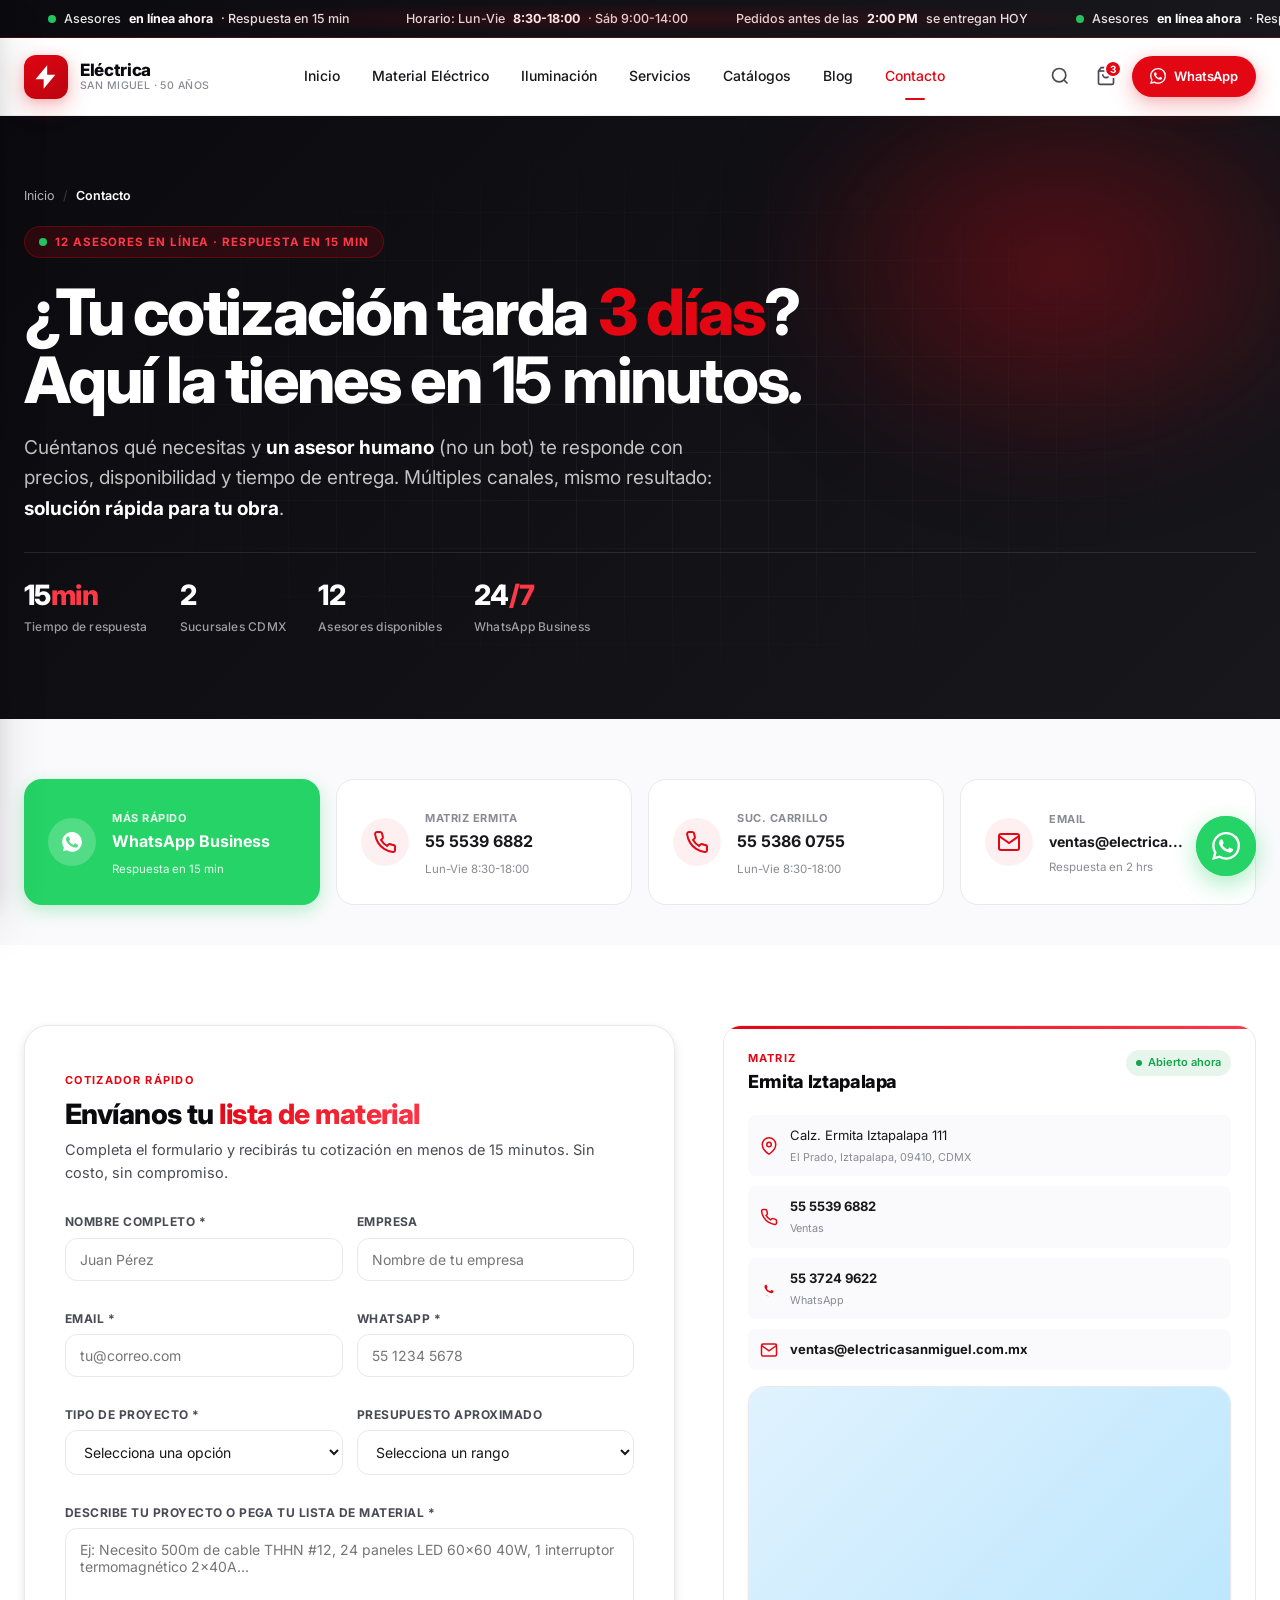
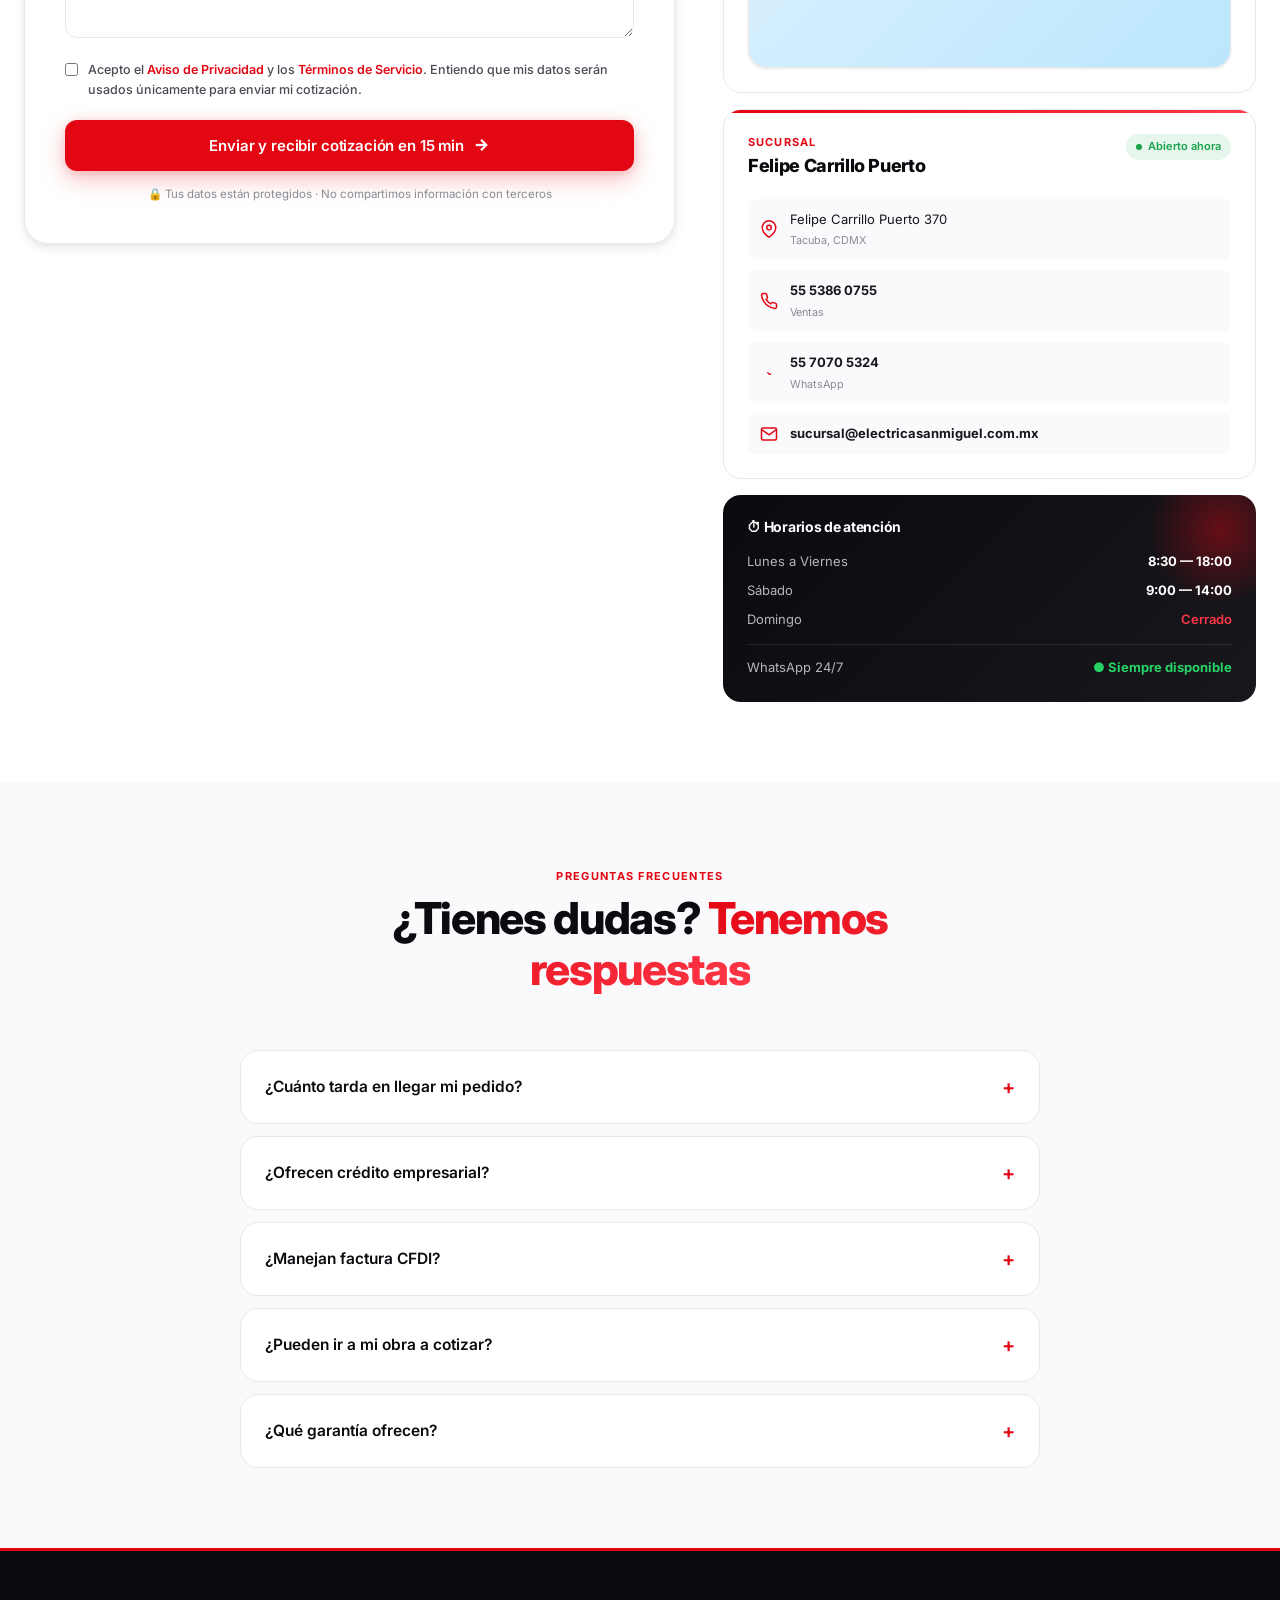
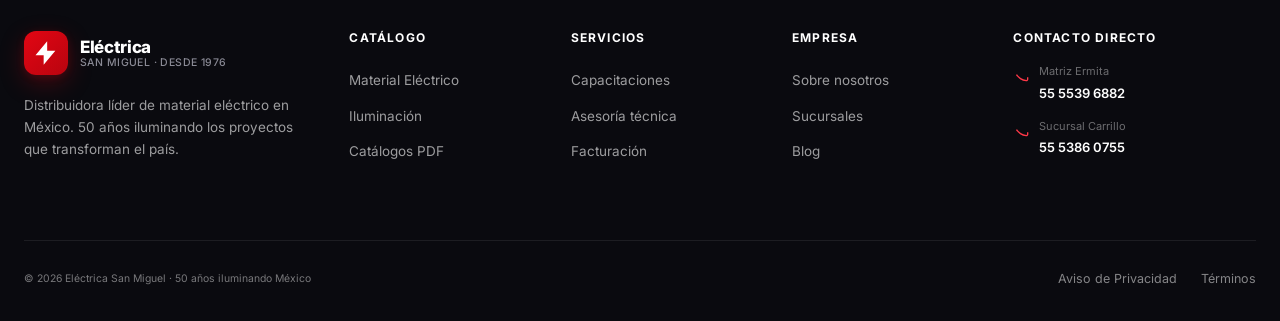
<file: contacto.html>
<!DOCTYPE html>
<html lang="es">
<head>
    <meta charset="UTF-8">
    <meta name="viewport" content="width=device-width, initial-scale=1.0, maximum-scale=5.0">
    <meta name="description" content="Contáctanos en Matriz Ermita Iztapalapa 111 o Sucursal Carrillo. WhatsApp, cotizador online, asesoría técnica y facturación. Respuesta en 15 minutos.">
    <meta name="theme-color" content="#E30613">
    <title>Contacto | Eléctrica San Miguel · Matriz Ermita y Sucursal Carrillo</title>
    <link rel="preconnect" href="https://fonts.googleapis.com">
    <link href="https://fonts.googleapis.com/css2?family=Inter:wght@300;400;500;600;700;800;900&display=swap" rel="stylesheet">
    <link rel="stylesheet" href="styles.css">
</head>
<body>

    <div class="urgency-bar">
        <div class="urgency-track">
            <div class="urgency-item"><span class="pulse-dot"></span>Asesores <strong>en línea ahora</strong> · Respuesta en 15 min</div>
            <div class="urgency-item"><svg width="14" height="14" viewBox="0 0 24 24" fill="none" stroke="currentColor" stroke-width="2.5"><circle cx="12" cy="12" r="10"/><path d="M12 6v6l4 2"/></svg>Horario: Lun-Vie <strong>8:30-18:00</strong> · Sáb 9:00-14:00</div>
            <div class="urgency-item">Pedidos antes de las <strong>2:00 PM</strong> se entregan HOY</div>
            <div class="urgency-item"><span class="pulse-dot"></span>Asesores <strong>en línea ahora</strong> · Respuesta en 15 min</div>
            <div class="urgency-item">Pedidos antes de las <strong>2:00 PM</strong> se entregan HOY</div>
        </div>
    </div>

    <header class="header" id="header">
        <div class="header-container">
            <button class="hamburger" id="hamburgerBtn"><span></span><span></span><span></span></button>
            <a href="index.html" class="logo">
                <div class="logo-mark"><svg width="28" height="28" viewBox="0 0 24 24" fill="currentColor"><path d="M13 2L3 14h7v8l10-12h-7z"/></svg></div>
                <div class="logo-text"><span class="logo-title">Eléctrica</span><span class="logo-subtitle">San Miguel · 50 años</span></div>
            </a>
            <nav class="nav-desktop">
                <ul class="nav-list">
                    <li class="nav-item"><a href="index.html" class="nav-link">Inicio</a></li>
                    <li class="nav-item"><a href="material-electrico.html" class="nav-link">Material Eléctrico</a></li>
                    <li class="nav-item"><a href="iluminacion.html" class="nav-link">Iluminación</a></li>
                    <li class="nav-item"><a href="servicios.html" class="nav-link">Servicios</a></li>
                    <li class="nav-item"><a href="catalogos.html" class="nav-link">Catálogos</a></li>
                    <li class="nav-item"><a href="blog.html" class="nav-link">Blog</a></li>
                    <li class="nav-item"><a href="contacto.html" class="nav-link active">Contacto</a></li>
                </ul>
            </nav>
            <div class="header-actions">
                <a href="#" class="header-icon-btn"><svg width="20" height="20" viewBox="0 0 24 24" fill="none" stroke="currentColor" stroke-width="2"><circle cx="11" cy="11" r="8"/><line x1="21" y1="21" x2="16.65" y2="16.65"/></svg></a>
                <a href="#" class="header-icon-btn cart"><svg width="20" height="20" viewBox="0 0 24 24" fill="none" stroke="currentColor" stroke-width="2"><path d="M6 2L3 6v14a2 2 0 0 0 2 2h14a2 2 0 0 0 2-2V6l-3-4z"/><line x1="3" y1="6" x2="21" y2="6"/><path d="M16 10a4 4 0 0 1-8 0"/></svg><span class="cart-badge">3</span></a>
                <a href="https://wa.me/525512345678" class="btn btn-primary btn-header">
                    <svg width="16" height="16" viewBox="0 0 24 24" fill="currentColor"><path d="M17.472 14.382c-.297-.149-1.758-.867-2.03-.967-.273-.099-.471-.148-.67.15-.197.297-.767.966-.94 1.164-.173.199-.347.223-.644.075-.297-.15-1.255-.463-2.39-1.475-.883-.788-1.48-1.761-1.653-2.059-.173-.297-.018-.458.13-.606.134-.133.298-.347.446-.52.149-.174.198-.298.298-.497.099-.198.05-.371-.025-.52-.075-.149-.669-1.612-.916-2.207-.242-.579-.487-.5-.669-.51-.173-.008-.371-.01-.57-.01-.198 0-.52.074-.792.372-.272.297-1.04 1.016-1.04 2.479 0 1.462 1.065 2.875 1.213 3.074.149.198 2.096 3.2 5.077 4.487.709.306 1.262.489 1.694.625.712.227 1.36.195 1.871.118.571-.085 1.758-.719 2.006-1.413.248-.694.248-1.289.173-1.413-.074-.124-.272-.198-.57-.347m-5.421 7.403h-.004a9.87 9.87 0 01-5.031-1.378l-.361-.214-3.741.982.998-3.648-.235-.374a9.86 9.86 0 01-1.51-5.26c.001-5.45 4.436-9.884 9.888-9.884 2.64 0 5.122 1.03 6.988 2.898a9.825 9.825 0 012.893 6.994c-.003 5.45-4.437 9.884-9.885 9.884m8.413-18.297A11.815 11.815 0 0012.05 0C5.495 0 .16 5.335.157 11.892c0 2.096.547 4.142 1.588 5.945L.057 24l6.305-1.654a11.882 11.882 0 005.683 1.448h.005c6.554 0 11.89-5.335 11.893-11.893A11.821 11.821 0 0020.885 3.488"/></svg>
                    <span class="btn-header-text">WhatsApp</span>
                </a>
            </div>
        </div>
    </header>

    <div class="overlay" id="overlay"></div>
    <aside class="mobile-menu" id="mobileMenu">
        <div class="mobile-menu-header">
            <div class="mobile-logo">
                <div class="logo-mark"><svg width="22" height="22" viewBox="0 0 24 24" fill="currentColor"><path d="M13 2L3 14h7v8l10-12h-7z"/></svg></div>
                <div><strong>Eléctrica San Miguel</strong><small>50 años contigo</small></div>
            </div>
            <button class="close-menu" id="closeMenuBtn"><svg width="24" height="24" viewBox="0 0 24 24" fill="none" stroke="currentColor" stroke-width="2"><line x1="18" y1="6" x2="6" y2="18"/><line x1="6" y1="6" x2="18" y2="18"/></svg></button>
        </div>
        <nav class="mobile-nav" style="padding-top: 20px;">
            <a href="index.html" class="mobile-link">🏠 Inicio</a>
            <a href="material-electrico.html" class="mobile-link">⚡ Material Eléctrico</a>
            <a href="iluminacion.html" class="mobile-link">💡 Iluminación</a>
            <a href="servicios.html" class="mobile-link">🎓 Servicios</a>
            <a href="catalogos.html" class="mobile-link">📚 Catálogos PDF</a>
            <a href="blog.html" class="mobile-link">📝 Blog y Tips</a>
            <a href="contacto.html" class="mobile-link active">📞 Contacto</a>
        </nav>
    </aside>

    <main>
        <!-- PAGE HERO -->
        <section class="page-hero">
            <div class="page-hero-container">
                <div class="breadcrumb">
                    <a href="index.html">Inicio</a>
                    <span class="sep">/</span>
                    <span class="current">Contacto</span>
                </div>
                <div class="page-hero-eyebrow">
                    <span class="pulse-dot"></span>
                    12 asesores en línea · Respuesta en 15 min
                </div>
                <h1 class="page-hero-title">
                    ¿Tu cotización tarda <span class="text-gradient-red">3 días</span>?<br>
                    Aquí la tienes en <strong>15 minutos</strong>.
                </h1>
                <p class="page-hero-description">
                    Cuéntanos qué necesitas y <strong>un asesor humano</strong> (no un bot) te responde con precios, disponibilidad y tiempo de entrega. Múltiples canales, mismo resultado: <strong>solución rápida para tu obra</strong>.
                </p>
                <div class="page-hero-stats">
                    <div class="page-stat"><strong>15<em>min</em></strong><small>Tiempo de respuesta</small></div>
                    <div class="page-stat"><strong>2</strong><small>Sucursales CDMX</small></div>
                    <div class="page-stat"><strong>12</strong><small>Asesores disponibles</small></div>
                    <div class="page-stat"><strong>24<em>/7</em></strong><small>WhatsApp Business</small></div>
                </div>
            </div>
        </section>

        <!-- CANALES DE CONTACTO RÁPIDO -->
        <section style="padding: 60px 0 40px; background: var(--gray-50);">
            <div class="container">
                <div style="display: grid; grid-template-columns: repeat(4, 1fr); gap: 16px;">
                    <a href="https://wa.me/525512345678" style="padding: 24px; background: #25D366; color: white; border-radius: var(--radius-lg); text-decoration: none; display: flex; align-items: center; gap: 16px; transition: var(--transition); box-shadow: 0 6px 18px rgba(37,211,102,0.3);" onmouseover="this.style.transform='translateY(-4px)'" onmouseout="this.style.transform='none'">
                        <div style="width: 48px; height: 48px; background: rgba(255,255,255,0.2); border-radius: 50%; display: flex; align-items: center; justify-content: center;">
                            <svg width="24" height="24" viewBox="0 0 24 24" fill="currentColor"><path d="M17.472 14.382c-.297-.149-1.758-.867-2.03-.967-.273-.099-.471-.148-.67.15-.197.297-.767.966-.94 1.164-.173.199-.347.223-.644.075-.297-.15-1.255-.463-2.39-1.475-.883-.788-1.48-1.761-1.653-2.059-.173-.297-.018-.458.13-.606.134-.133.298-.347.446-.52.149-.174.198-.298.298-.497.099-.198.05-.371-.025-.52-.075-.149-.669-1.612-.916-2.207-.242-.579-.487-.5-.669-.51-.173-.008-.371-.01-.57-.01-.198 0-.52.074-.792.372-.272.297-1.04 1.016-1.04 2.479 0 1.462 1.065 2.875 1.213 3.074.149.198 2.096 3.2 5.077 4.487.709.306 1.262.489 1.694.625.712.227 1.36.195 1.871.118.571-.085 1.758-.719 2.006-1.413.248-.694.248-1.289.173-1.413-.074-.124-.272-.198-.57-.347m-5.421 7.403h-.004a9.87 9.87 0 01-5.031-1.378l-.361-.214-3.741.982.998-3.648-.235-.374a9.86 9.86 0 01-1.51-5.26c.001-5.45 4.436-9.884 9.888-9.884 2.64 0 5.122 1.03 6.988 2.898a9.825 9.825 0 012.893 6.994c-.003 5.45-4.437 9.884-9.885 9.884"/></svg>
                        </div>
                        <div>
                            <small style="opacity:0.9;font-size:11px;font-weight:700;letter-spacing:0.05em;">MÁS RÁPIDO</small>
                            <div style="font-size: 16px; font-weight: 700;">WhatsApp Business</div>
                            <small style="opacity:0.9;font-size:11.5px;">Respuesta en 15 min</small>
                        </div>
                    </a>
                    <a href="tel:+525555396882" style="padding: 24px; background: white; border: 1px solid var(--gray-200); border-radius: var(--radius-lg); text-decoration: none; color: var(--gray-900); display: flex; align-items: center; gap: 16px; transition: var(--transition);" onmouseover="this.style.borderColor='var(--red-200)';this.style.transform='translateY(-4px)';this.style.boxShadow='var(--shadow-lg)'" onmouseout="this.style.borderColor='var(--gray-200)';this.style.transform='none';this.style.boxShadow='none'">
                        <div style="width: 48px; height: 48px; background: var(--red-50); color: var(--red); border-radius: 50%; display: flex; align-items: center; justify-content: center;">
                            <svg width="24" height="24" viewBox="0 0 24 24" fill="none" stroke="currentColor" stroke-width="2"><path d="M22 16.92v3a2 2 0 0 1-2.18 2 19.79 19.79 0 0 1-8.63-3.07 19.5 19.5 0 0 1-6-6 19.79 19.79 0 0 1-3.07-8.67A2 2 0 0 1 4.11 2h3a2 2 0 0 1 2 1.72 12.84 12.84 0 0 0 .7 2.81 2 2 0 0 1-.45 2.11L8.09 9.91a16 16 0 0 0 6 6l1.27-1.27a2 2 0 0 1 2.11-.45 12.84 12.84 0 0 0 2.81.7A2 2 0 0 1 22 16.92z"/></svg>
                        </div>
                        <div>
                            <small style="color:var(--gray-500);font-size:11px;font-weight:700;letter-spacing:0.05em;">MATRIZ ERMITA</small>
                            <div style="font-size: 16px; font-weight: 700;">55 5539 6882</div>
                            <small style="color:var(--gray-500);font-size:11.5px;">Lun-Vie 8:30-18:00</small>
                        </div>
                    </a>
                    <a href="tel:+525553860755" style="padding: 24px; background: white; border: 1px solid var(--gray-200); border-radius: var(--radius-lg); text-decoration: none; color: var(--gray-900); display: flex; align-items: center; gap: 16px; transition: var(--transition);">
                        <div style="width: 48px; height: 48px; background: var(--red-50); color: var(--red); border-radius: 50%; display: flex; align-items: center; justify-content: center;">
                            <svg width="24" height="24" viewBox="0 0 24 24" fill="none" stroke="currentColor" stroke-width="2"><path d="M22 16.92v3a2 2 0 0 1-2.18 2 19.79 19.79 0 0 1-8.63-3.07 19.5 19.5 0 0 1-6-6 19.79 19.79 0 0 1-3.07-8.67A2 2 0 0 1 4.11 2h3a2 2 0 0 1 2 1.72 12.84 12.84 0 0 0 .7 2.81 2 2 0 0 1-.45 2.11L8.09 9.91a16 16 0 0 0 6 6l1.27-1.27a2 2 0 0 1 2.11-.45 12.84 12.84 0 0 0 2.81.7A2 2 0 0 1 22 16.92z"/></svg>
                        </div>
                        <div>
                            <small style="color:var(--gray-500);font-size:11px;font-weight:700;letter-spacing:0.05em;">SUC. CARRILLO</small>
                            <div style="font-size: 16px; font-weight: 700;">55 5386 0755</div>
                            <small style="color:var(--gray-500);font-size:11.5px;">Lun-Vie 8:30-18:00</small>
                        </div>
                    </a>
                    <a href="mailto:ventas@electricasanmiguel.com.mx" style="padding: 24px; background: white; border: 1px solid var(--gray-200); border-radius: var(--radius-lg); text-decoration: none; color: var(--gray-900); display: flex; align-items: center; gap: 16px; transition: var(--transition);">
                        <div style="width: 48px; height: 48px; background: var(--red-50); color: var(--red); border-radius: 50%; display: flex; align-items: center; justify-content: center;">
                            <svg width="24" height="24" viewBox="0 0 24 24" fill="none" stroke="currentColor" stroke-width="2"><path d="M4 4h16c1.1 0 2 .9 2 2v12c0 1.1-.9 2-2 2H4c-1.1 0-2-.9-2-2V6c0-1.1.9-2 2-2z"/><polyline points="22,6 12,13 2,6"/></svg>
                        </div>
                        <div>
                            <small style="color:var(--gray-500);font-size:11px;font-weight:700;letter-spacing:0.05em;">EMAIL</small>
                            <div style="font-size: 14px; font-weight: 700;">ventas@electrica...</div>
                            <small style="color:var(--gray-500);font-size:11.5px;">Respuesta en 2 hrs</small>
                        </div>
                    </a>
                </div>
            </div>
        </section>

        <!-- FORM + SUCURSALES -->
        <section class="contact-section">
            <div class="container">
                <div class="contact-layout">

                    <!-- FORMULARIO -->
                    <div class="contact-form-card">
                        <small class="section-eyebrow">COTIZADOR RÁPIDO</small>
                        <h2>Envíanos tu <span class="text-gradient">lista de material</span></h2>
                        <p>Completa el formulario y recibirás tu cotización en menos de 15 minutos. Sin costo, sin compromiso.</p>

                        <form>
                            <div class="form-row">
                                <div class="form-group">
                                    <label for="nombre">Nombre completo *</label>
                                    <input type="text" id="nombre" class="form-input" placeholder="Juan Pérez" required>
                                </div>
                                <div class="form-group">
                                    <label for="empresa">Empresa</label>
                                    <input type="text" id="empresa" class="form-input" placeholder="Nombre de tu empresa">
                                </div>
                            </div>
                            <div class="form-row">
                                <div class="form-group">
                                    <label for="email">Email *</label>
                                    <input type="email" id="email" class="form-input" placeholder="tu@correo.com" required>
                                </div>
                                <div class="form-group">
                                    <label for="telefono">WhatsApp *</label>
                                    <input type="tel" id="telefono" class="form-input" placeholder="55 1234 5678" required>
                                </div>
                            </div>
                            <div class="form-row">
                                <div class="form-group">
                                    <label for="tipo">Tipo de proyecto *</label>
                                    <select id="tipo" class="form-select" required>
                                        <option value="">Selecciona una opción</option>
                                        <option>Residencial</option>
                                        <option>Comercial</option>
                                        <option>Industrial</option>
                                        <option>Hotelero</option>
                                        <option>Vial / Urbano</option>
                                        <option>Energía solar</option>
                                        <option>Otro</option>
                                    </select>
                                </div>
                                <div class="form-group">
                                    <label for="presupuesto">Presupuesto aproximado</label>
                                    <select id="presupuesto" class="form-select">
                                        <option value="">Selecciona un rango</option>
                                        <option>Menos de $10,000 MXN</option>
                                        <option>$10,000 - $50,000</option>
                                        <option>$50,000 - $250,000</option>
                                        <option>$250,000 - $1M</option>
                                        <option>Más de $1M</option>
                                    </select>
                                </div>
                            </div>
                            <div class="form-group">
                                <label for="mensaje">Describe tu proyecto o pega tu lista de material *</label>
                                <textarea id="mensaje" class="form-textarea" placeholder="Ej: Necesito 500m de cable THHN #12, 24 paneles LED 60x60 40W, 1 interruptor termomagnético 2x40A..." required></textarea>
                            </div>
                            <div class="form-check">
                                <input type="checkbox" id="privacy" required>
                                <label for="privacy" style="font-size:12.5px;font-weight:500;text-transform:none;letter-spacing:0;margin:0;color:var(--gray-700);">Acepto el <a href="#">Aviso de Privacidad</a> y los <a href="#">Términos de Servicio</a>. Entiendo que mis datos serán usados únicamente para enviar mi cotización.</label>
                            </div>
                            <button type="submit" class="btn btn-primary btn-lg" style="width: 100%;">
                                Enviar y recibir cotización en 15 min
                                <svg width="18" height="18" viewBox="0 0 24 24" fill="none" stroke="currentColor" stroke-width="3"><line x1="5" y1="12" x2="19" y2="12"/><polyline points="12 5 19 12 12 19"/></svg>
                            </button>
                            <p style="text-align:center;font-size:11.5px;color:var(--gray-500);margin-top:14px;">🔒 Tus datos están protegidos · No compartimos información con terceros</p>
                        </form>
                    </div>

                    <!-- INFO SUCURSALES -->
                    <div class="contact-info-list">

                        <div class="contact-branch-card">
                            <div class="cbc-header">
                                <div>
                                    <div class="cbc-role">Matriz</div>
                                    <div class="cbc-name">Ermita Iztapalapa</div>
                                </div>
                                <div class="cbc-status">Abierto ahora</div>
                            </div>
                            <div class="cbc-contact-list">
                                <div class="cbc-contact"><svg width="18" height="18" viewBox="0 0 24 24" fill="none" stroke="currentColor" stroke-width="2"><path d="M21 10c0 7-9 13-9 13s-9-6-9-13a9 9 0 0 1 18 0z"/><circle cx="12" cy="10" r="3"/></svg><div>Calz. Ermita Iztapalapa 111<br><small style="color:var(--gray-500)">El Prado, Iztapalapa, 09410, CDMX</small></div></div>
                                <a href="tel:+525555396882" class="cbc-contact"><svg width="18" height="18" viewBox="0 0 24 24" fill="none" stroke="currentColor" stroke-width="2"><path d="M22 16.92v3a2 2 0 0 1-2.18 2 19.79 19.79 0 0 1-8.63-3.07 19.5 19.5 0 0 1-6-6 19.79 19.79 0 0 1-3.07-8.67A2 2 0 0 1 4.11 2h3a2 2 0 0 1 2 1.72 12.84 12.84 0 0 0 .7 2.81 2 2 0 0 1-.45 2.11L8.09 9.91a16 16 0 0 0 6 6l1.27-1.27a2 2 0 0 1 2.11-.45 12.84 12.84 0 0 0 2.81.7A2 2 0 0 1 22 16.92z"/></svg><div><strong>55 5539 6882</strong><br><small style="color:var(--gray-500)">Ventas</small></div></a>
                                <a href="https://wa.me/525537249622" class="cbc-contact"><svg width="18" height="18" viewBox="0 0 24 24" fill="currentColor"><path d="M17.472 14.382c-.297-.149-1.758-.867-2.03-.967-.273-.099-.471-.148-.67.15-.197.297-.767.966-.94 1.164-.173.199-.347.223-.644.075-.297-.15-1.255-.463-2.39-1.475-.883-.788-1.48-1.761-1.653-2.059-.173-.297-.018-.458.13-.606.134-.133.298-.347.446-.52.149-.174.198-.298.298-.497.099-.198.05-.371-.025-.52-.075-.149-.669-1.612-.916-2.207-.242-.579-.487-.5-.669-.51-.173-.008-.371-.01-.57-.01-.198 0-.52.074-.792.372-.272.297-1.04 1.016-1.04 2.479 0 1.462 1.065 2.875 1.213 3.074.149.198 2.096 3.2 5.077 4.487.709.306 1.262.489 1.694.625.712.227 1.36.195 1.871.118.571-.085 1.758-.719 2.006-1.413.248-.694.248-1.289.173-1.413-.074-.124-.272-.198-.57-.347m-5.421 7.403h-.004a9.87 9.87 0 01-5.031-1.378"/></svg><div><strong>55 3724 9622</strong><br><small style="color:var(--gray-500)">WhatsApp</small></div></a>
                                <a href="mailto:ventas@electricasanmiguel.com.mx" class="cbc-contact"><svg width="18" height="18" viewBox="0 0 24 24" fill="none" stroke="currentColor" stroke-width="2"><path d="M4 4h16c1.1 0 2 .9 2 2v12c0 1.1-.9 2-2 2H4c-1.1 0-2-.9-2-2V6c0-1.1.9-2 2-2z"/><polyline points="22,6 12,13 2,6"/></svg><div><strong>ventas@electricasanmiguel.com.mx</strong></div></a>
                            </div>
                            <div class="map-card" style="margin-top: 16px; border: 1px solid var(--gray-200);">
                                <div class="map-iframe-wrapper">
                                    <iframe src="https://maps.google.com/maps?q=Calz.%20Ermita%20Iztapalapa%20111%2C%20Iztapalapa%2C%2009410%20CDMX&t=&z=15&ie=UTF8&iwloc=&output=embed" loading="lazy"></iframe>
                                </div>
                            </div>
                        </div>

                        <div class="contact-branch-card">
                            <div class="cbc-header">
                                <div>
                                    <div class="cbc-role">Sucursal</div>
                                    <div class="cbc-name">Felipe Carrillo Puerto</div>
                                </div>
                                <div class="cbc-status">Abierto ahora</div>
                            </div>
                            <div class="cbc-contact-list">
                                <div class="cbc-contact"><svg width="18" height="18" viewBox="0 0 24 24" fill="none" stroke="currentColor" stroke-width="2"><path d="M21 10c0 7-9 13-9 13s-9-6-9-13a9 9 0 0 1 18 0z"/><circle cx="12" cy="10" r="3"/></svg><div>Felipe Carrillo Puerto 370<br><small style="color:var(--gray-500)">Tacuba, CDMX</small></div></div>
                                <a href="tel:+525553860755" class="cbc-contact"><svg width="18" height="18" viewBox="0 0 24 24" fill="none" stroke="currentColor" stroke-width="2"><path d="M22 16.92v3a2 2 0 0 1-2.18 2 19.79 19.79 0 0 1-8.63-3.07 19.5 19.5 0 0 1-6-6 19.79 19.79 0 0 1-3.07-8.67A2 2 0 0 1 4.11 2h3a2 2 0 0 1 2 1.72 12.84 12.84 0 0 0 .7 2.81 2 2 0 0 1-.45 2.11L8.09 9.91a16 16 0 0 0 6 6l1.27-1.27a2 2 0 0 1 2.11-.45 12.84 12.84 0 0 0 2.81.7A2 2 0 0 1 22 16.92z"/></svg><div><strong>55 5386 0755</strong><br><small style="color:var(--gray-500)">Ventas</small></div></a>
                                <a href="https://wa.me/525570705324" class="cbc-contact"><svg width="18" height="18" viewBox="0 0 24 24" fill="currentColor"><path d="M17.472 14.382c-.297-.149-1.758-.867-2.03-.967-.273-.099-.471-.148-.67.15-.197.297-.767.966-.94 1.164-.173.199-.347.223-.644.075-.297-.15-1.255-.463-2.39-1.475-.883-.788-1.48-1.761-1.653-2.059-.173-.297-.018-.458.13-.606"/></svg><div><strong>55 7070 5324</strong><br><small style="color:var(--gray-500)">WhatsApp</small></div></a>
                                <a href="mailto:sucursal@electricasanmiguel.com.mx" class="cbc-contact"><svg width="18" height="18" viewBox="0 0 24 24" fill="none" stroke="currentColor" stroke-width="2"><path d="M4 4h16c1.1 0 2 .9 2 2v12c0 1.1-.9 2-2 2H4c-1.1 0-2-.9-2-2V6c0-1.1.9-2 2-2z"/><polyline points="22,6 12,13 2,6"/></svg><div><strong>sucursal@electricasanmiguel.com.mx</strong></div></a>
                            </div>
                        </div>

                        <!-- HORARIOS -->
                        <div style="padding: 24px; background: linear-gradient(135deg, var(--black), var(--gray-900)); border-radius: var(--radius-lg); color: white; position: relative; overflow: hidden;">
                            <div style="position: absolute; top: -40px; right: -40px; width: 150px; height: 150px; background: radial-gradient(circle, rgba(227,6,19,0.4), transparent 70%); border-radius: 50%;"></div>
                            <h4 style="color: white; font-size: 14px; margin-bottom: 16px; position: relative;">⏱ Horarios de atención</h4>
                            <div style="display: flex; flex-direction: column; gap: 8px; position: relative;">
                                <div style="display: flex; justify-content: space-between; font-size: 13px;"><span style="color: rgba(255,255,255,0.7)">Lunes a Viernes</span><strong>8:30 — 18:00</strong></div>
                                <div style="display: flex; justify-content: space-between; font-size: 13px;"><span style="color: rgba(255,255,255,0.7)">Sábado</span><strong>9:00 — 14:00</strong></div>
                                <div style="display: flex; justify-content: space-between; font-size: 13px;"><span style="color: rgba(255,255,255,0.7)">Domingo</span><span style="color: var(--red-light); font-weight: 600;">Cerrado</span></div>
                                <div style="display: flex; justify-content: space-between; font-size: 13px; padding-top: 12px; margin-top: 6px; border-top: 1px solid rgba(255,255,255,0.1);"><span style="color: rgba(255,255,255,0.7)">WhatsApp 24/7</span><strong style="color: #25D366;">● Siempre disponible</strong></div>
                            </div>
                        </div>
                    </div>
                </div>
            </div>
        </section>

        <!-- FAQ -->
        <section style="padding: 80px 0; background: var(--gray-50);">
            <div class="container">
                <div class="section-header">
                    <small class="section-eyebrow">PREGUNTAS FRECUENTES</small>
                    <h2 class="section-title">¿Tienes dudas? <span class="text-gradient">Tenemos respuestas</span></h2>
                </div>
                <div style="max-width: 800px; margin: 0 auto; display: flex; flex-direction: column; gap: 12px;">
                    <details style="background: white; border: 1px solid var(--gray-200); border-radius: var(--radius-lg); padding: 20px 24px; cursor: pointer;">
                        <summary style="font-size: 15.5px; font-weight: 600; color: var(--black); list-style: none; display: flex; justify-content: space-between; align-items: center;">¿Cuánto tarda en llegar mi pedido? <span style="color: var(--red); font-size: 20px;">+</span></summary>
                        <p style="margin-top: 14px; font-size: 14px; color: var(--gray-700); line-height: 1.6;">Pedidos recibidos antes de las 2:00 PM se entregan el mismo día en zona metropolitana de CDMX. Fuera de CDMX: 24-48 horas hábiles según la zona.</p>
                    </details>
                    <details style="background: white; border: 1px solid var(--gray-200); border-radius: var(--radius-lg); padding: 20px 24px;">
                        <summary style="font-size: 15.5px; font-weight: 600; color: var(--black); list-style: none; display: flex; justify-content: space-between; align-items: center;">¿Ofrecen crédito empresarial? <span style="color: var(--red); font-size: 20px;">+</span></summary>
                        <p style="margin-top: 14px; font-size: 14px; color: var(--gray-700); line-height: 1.6;">Sí. Tenemos líneas de crédito desde $100,000 MXN con plazos de 30, 60 y 90 días para empresas, constructoras e instaladores. Aprobación en 72 horas.</p>
                    </details>
                    <details style="background: white; border: 1px solid var(--gray-200); border-radius: var(--radius-lg); padding: 20px 24px;">
                        <summary style="font-size: 15.5px; font-weight: 600; color: var(--black); list-style: none; display: flex; justify-content: space-between; align-items: center;">¿Manejan factura CFDI? <span style="color: var(--red); font-size: 20px;">+</span></summary>
                        <p style="margin-top: 14px; font-size: 14px; color: var(--gray-700); line-height: 1.6;">Por supuesto. Todas nuestras ventas generan CFDI automático por email. Tenemos portal de autofacturación 24/7 para tus compras de mostrador.</p>
                    </details>
                    <details style="background: white; border: 1px solid var(--gray-200); border-radius: var(--radius-lg); padding: 20px 24px;">
                        <summary style="font-size: 15.5px; font-weight: 600; color: var(--black); list-style: none; display: flex; justify-content: space-between; align-items: center;">¿Pueden ir a mi obra a cotizar? <span style="color: var(--red); font-size: 20px;">+</span></summary>
                        <p style="margin-top: 14px; font-size: 14px; color: var(--gray-700); line-height: 1.6;">Sí. Para proyectos mayores a $50,000 MXN enviamos un ingeniero a sitio sin costo para levantamiento, cálculo y cotización. Agenda en máximo 48 horas hábiles.</p>
                    </details>
                    <details style="background: white; border: 1px solid var(--gray-200); border-radius: var(--radius-lg); padding: 20px 24px;">
                        <summary style="font-size: 15.5px; font-weight: 600; color: var(--black); list-style: none; display: flex; justify-content: space-between; align-items: center;">¿Qué garantía ofrecen? <span style="color: var(--red); font-size: 20px;">+</span></summary>
                        <p style="margin-top: 14px; font-size: 14px; color: var(--gray-700); line-height: 1.6;">Todos los productos respetan la garantía de fábrica (de 1 a 10 años según la marca). En proyectos con nuestra ingeniería, ofrecemos 2 años adicionales sobre el diseño.</p>
                    </details>
                </div>
            </div>
        </section>
    </main>

    <footer class="footer">
        <div class="container">
            <div class="footer-main">
                <div class="footer-brand">
                    <a href="index.html" class="logo">
                        <div class="logo-mark"><svg width="28" height="28" viewBox="0 0 24 24" fill="currentColor"><path d="M13 2L3 14h7v8l10-12h-7z"/></svg></div>
                        <div class="logo-text"><span class="logo-title">Eléctrica</span><span class="logo-subtitle">San Miguel · Desde 1976</span></div>
                    </a>
                    <p>Distribuidora líder de material eléctrico en México. 50 años iluminando los proyectos que transforman el país.</p>
                </div>
                <div class="footer-col"><h5>Catálogo</h5><a href="material-electrico.html">Material Eléctrico</a><a href="iluminacion.html">Iluminación</a><a href="catalogos.html">Catálogos PDF</a></div>
                <div class="footer-col"><h5>Servicios</h5><a href="servicios.html">Capacitaciones</a><a href="servicios.html">Asesoría técnica</a><a href="servicios.html">Facturación</a></div>
                <div class="footer-col"><h5>Empresa</h5><a href="#">Sobre nosotros</a><a href="contacto.html">Sucursales</a><a href="blog.html">Blog</a></div>
                <div class="footer-col footer-contact">
                    <h5>Contacto Directo</h5>
                    <div class="contact-item"><svg width="16" height="16" viewBox="0 0 24 24" fill="none" stroke="currentColor" stroke-width="2"><path d="M22 16.92v3a2 2 0 0 1-2.18 2 19.79 19.79 0 0 1-8.63-3.07 19.5 19.5 0 0 1-6-6"/></svg><div><small>Matriz Ermita</small><strong>55 5539 6882</strong></div></div>
                    <div class="contact-item"><svg width="16" height="16" viewBox="0 0 24 24" fill="none" stroke="currentColor" stroke-width="2"><path d="M22 16.92v3a2 2 0 0 1-2.18 2 19.79 19.79 0 0 1-8.63-3.07 19.5 19.5 0 0 1-6-6"/></svg><div><small>Sucursal Carrillo</small><strong>55 5386 0755</strong></div></div>
                </div>
            </div>
            <div class="footer-bottom">
                <small>© 2026 Eléctrica San Miguel · 50 años iluminando México</small>
                <div class="footer-links"><a href="#">Aviso de Privacidad</a><a href="#">Términos</a></div>
            </div>
        </div>
    </footer>

    <a href="https://wa.me/525512345678" class="whatsapp-fab">
        <svg width="28" height="28" viewBox="0 0 24 24" fill="currentColor"><path d="M17.472 14.382c-.297-.149-1.758-.867-2.03-.967-.273-.099-.471-.148-.67.15-.197.297-.767.966-.94 1.164-.173.199-.347.223-.644.075-.297-.15-1.255-.463-2.39-1.475-.883-.788-1.48-1.761-1.653-2.059-.173-.297-.018-.458.13-.606.134-.133.298-.347.446-.52.149-.174.198-.298.298-.497.099-.198.05-.371-.025-.52-.075-.149-.669-1.612-.916-2.207-.242-.579-.487-.5-.669-.51-.173-.008-.371-.01-.57-.01-.198 0-.52.074-.792.372-.272.297-1.04 1.016-1.04 2.479 0 1.462 1.065 2.875 1.213 3.074.149.198 2.096 3.2 5.077 4.487.709.306 1.262.489 1.694.625.712.227 1.36.195 1.871.118.571-.085 1.758-.719 2.006-1.413.248-.694.248-1.289.173-1.413-.074-.124-.272-.198-.57-.347m-5.421 7.403h-.004a9.87 9.87 0 01-5.031-1.378l-.361-.214-3.741.982.998-3.648-.235-.374a9.86 9.86 0 01-1.51-5.26c.001-5.45 4.436-9.884 9.888-9.884 2.64 0 5.122 1.03 6.988 2.898a9.825 9.825 0 012.893 6.994c-.003 5.45-4.437 9.884-9.885 9.884m8.413-18.297A11.815 11.815 0 0012.05 0C5.495 0 .16 5.335.157 11.892c0 2.096.547 4.142 1.588 5.945L.057 24l6.305-1.654a11.882 11.882 0 005.683 1.448h.005c6.554 0 11.89-5.335 11.893-11.893A11.821 11.821 0 0020.885 3.488"/></svg>
        <span class="wa-pulse"></span>
        <span class="wa-tooltip">Cotiza en 15 min</span>
    </a>

    <script src="script.js"></script>
</body>
</html>
</file>
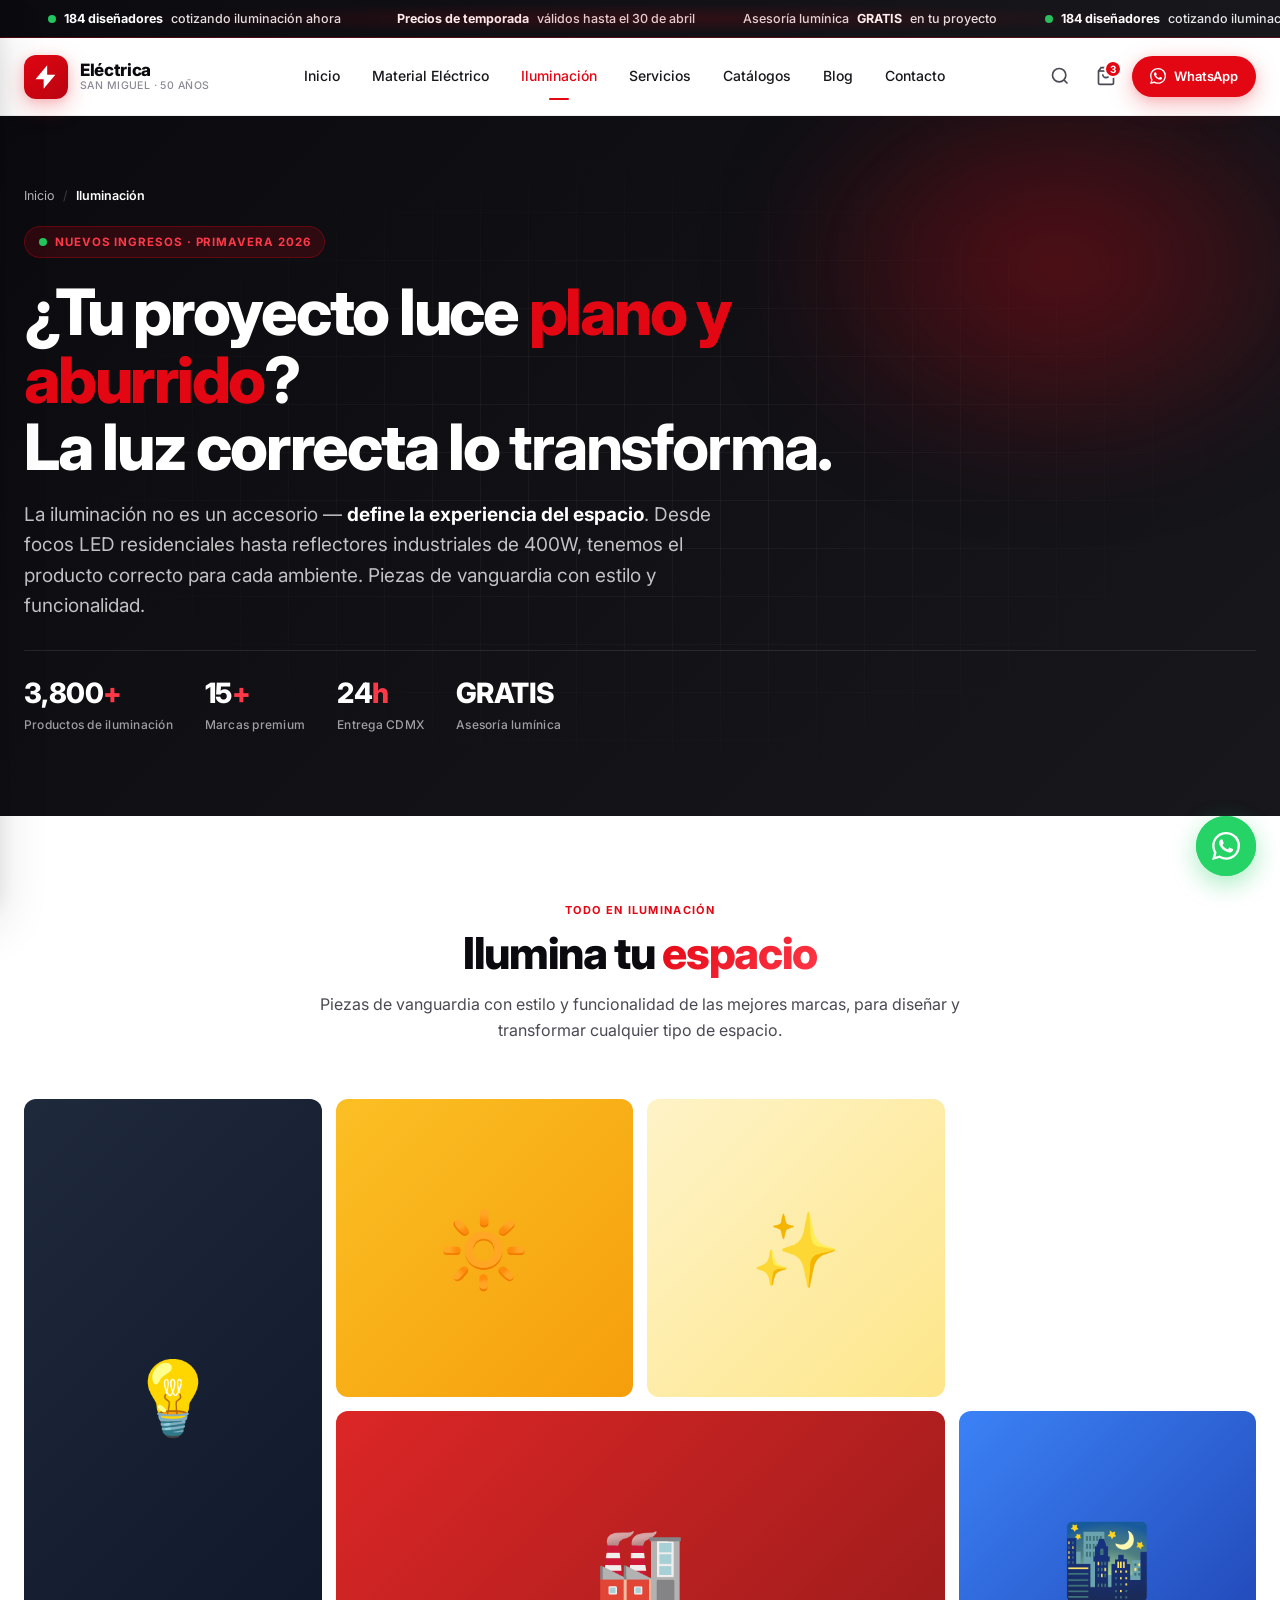
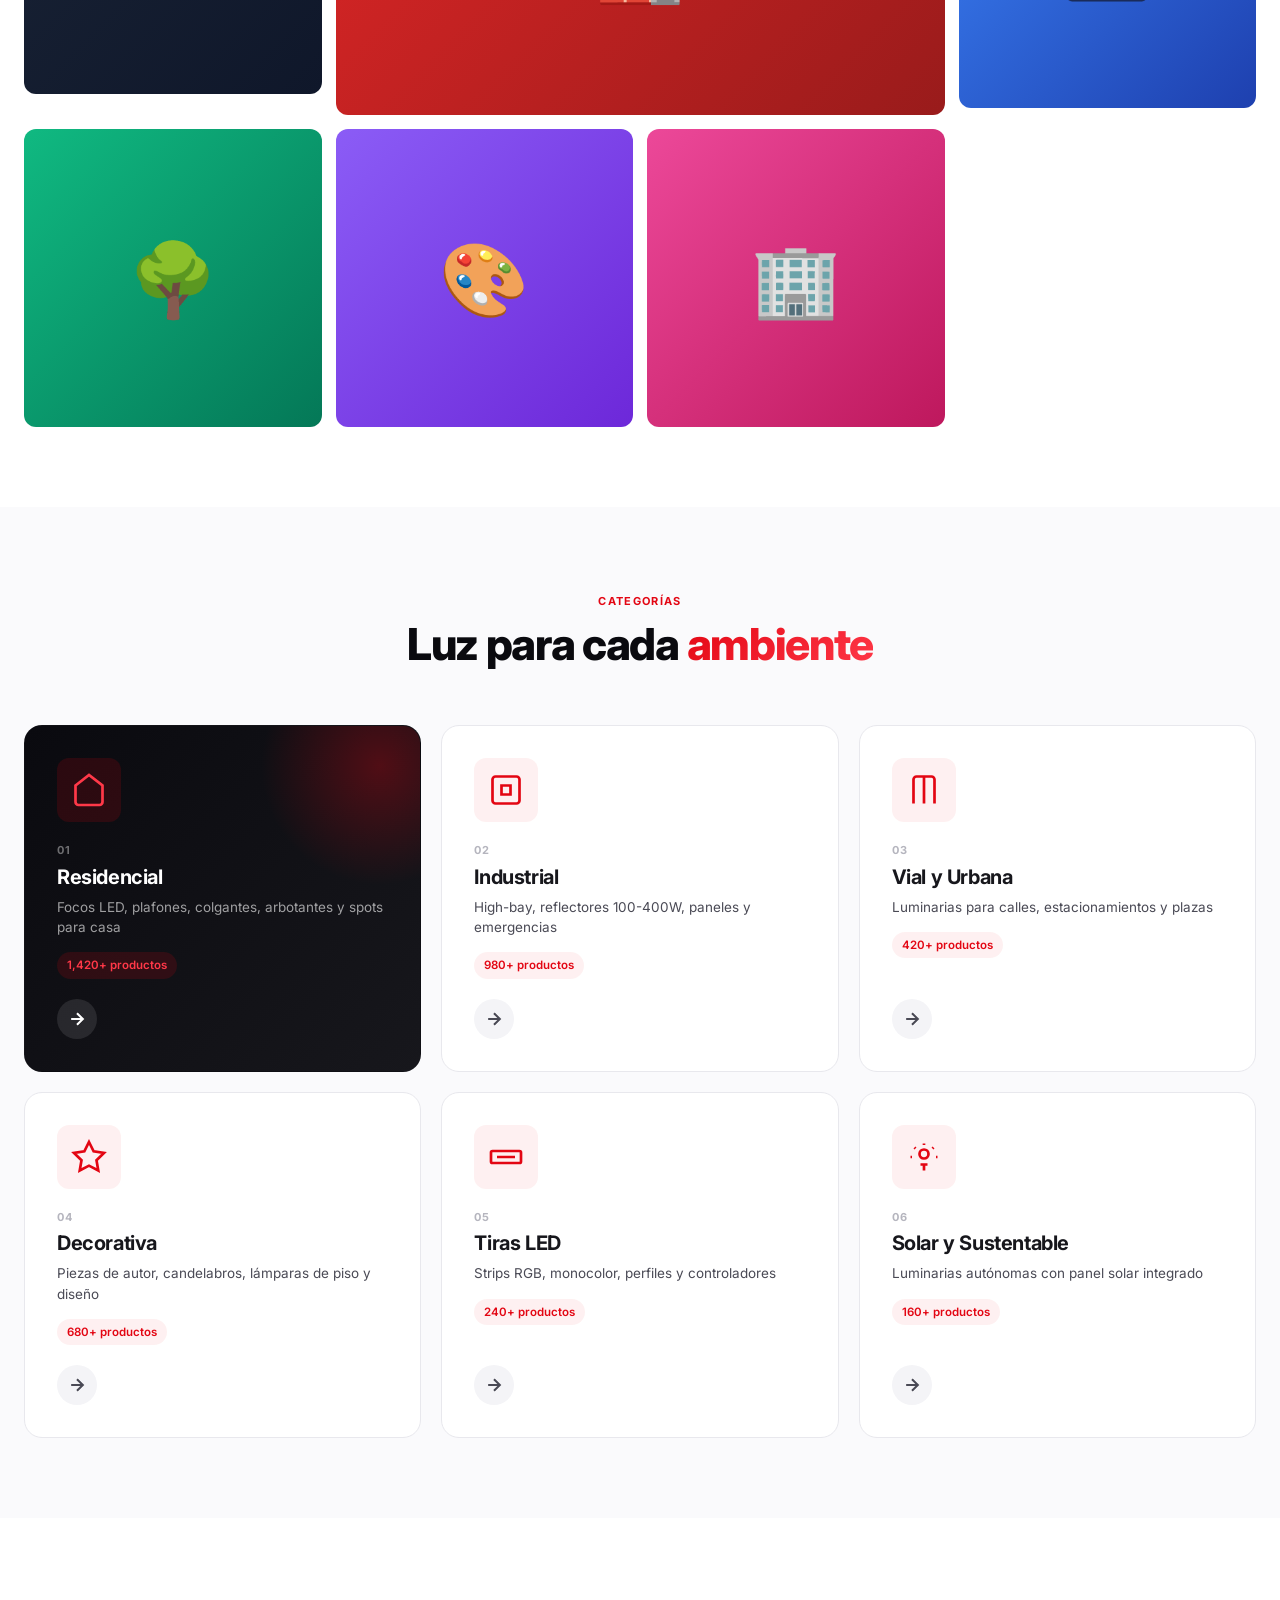
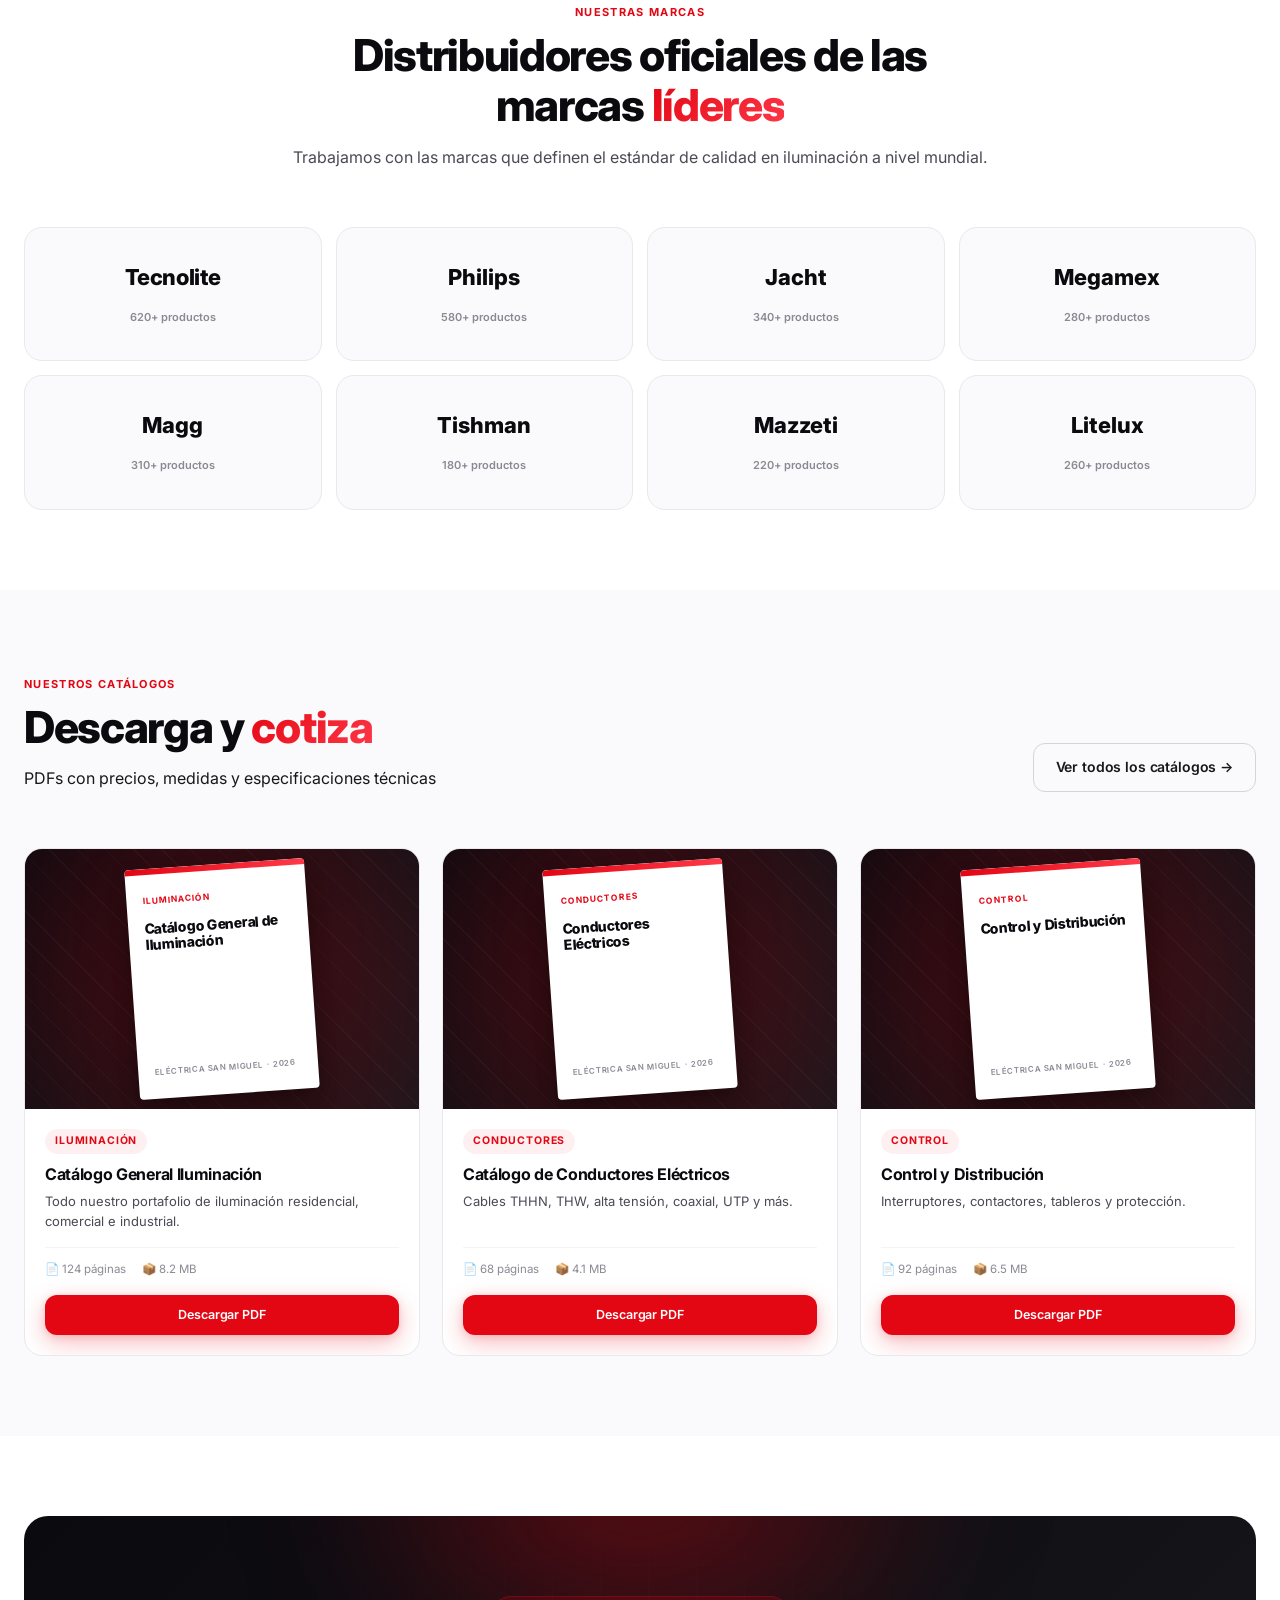
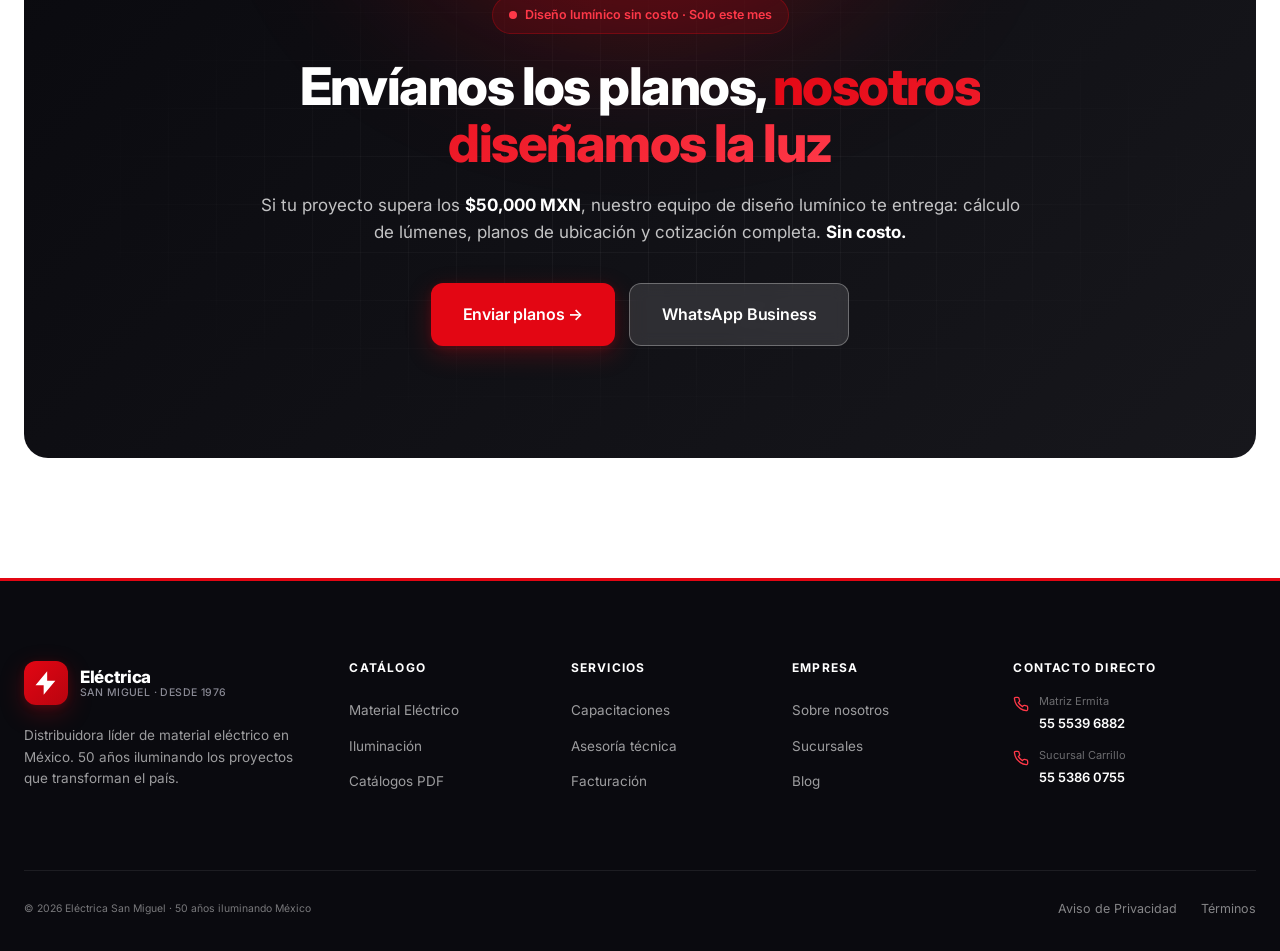
<file: iluminacion.html>
<!DOCTYPE html>
<html lang="es">
<head>
    <meta charset="UTF-8">
    <meta name="viewport" content="width=device-width, initial-scale=1.0, maximum-scale=5.0">
    <meta name="description" content="Iluminación residencial, industrial, vial y decorativa. Tecnolite, Philips, Magg, Litelux. Diseño lumínico para transformar tus espacios.">
    <meta name="theme-color" content="#E30613">
    <title>Iluminación | Eléctrica San Miguel · Transforma tus espacios con luz</title>
    <link rel="preconnect" href="https://fonts.googleapis.com">
    <link rel="preconnect" href="https://fonts.gstatic.com" crossorigin>
    <link href="https://fonts.googleapis.com/css2?family=Inter:wght@300;400;500;600;700;800;900&display=swap" rel="stylesheet">
    <link rel="stylesheet" href="styles.css">
</head>
<body>

    <div class="urgency-bar">
        <div class="urgency-track">
            <div class="urgency-item"><span class="pulse-dot"></span><strong>184 diseñadores</strong> cotizando iluminación ahora</div>
            <div class="urgency-item"><svg width="14" height="14" viewBox="0 0 24 24" fill="none" stroke="currentColor" stroke-width="2.5"><circle cx="12" cy="12" r="10"/><path d="M12 6v6l4 2"/></svg><strong>Precios de temporada</strong> válidos hasta el 30 de abril</div>
            <div class="urgency-item">Asesoría lumínica <strong>GRATIS</strong> en tu proyecto</div>
            <div class="urgency-item"><span class="pulse-dot"></span><strong>184 diseñadores</strong> cotizando iluminación ahora</div>
            <div class="urgency-item"><strong>Precios de temporada</strong> válidos hasta el 30 de abril</div>
        </div>
    </div>

    <header class="header" id="header">
        <div class="header-container">
            <button class="hamburger" id="hamburgerBtn"><span></span><span></span><span></span></button>
            <a href="index.html" class="logo">
                <div class="logo-mark"><svg width="28" height="28" viewBox="0 0 24 24" fill="currentColor"><path d="M13 2L3 14h7v8l10-12h-7z"/></svg></div>
                <div class="logo-text"><span class="logo-title">Eléctrica</span><span class="logo-subtitle">San Miguel · 50 años</span></div>
            </a>
            <nav class="nav-desktop">
                <ul class="nav-list">
                    <li class="nav-item"><a href="index.html" class="nav-link">Inicio</a></li>
                    <li class="nav-item"><a href="material-electrico.html" class="nav-link">Material Eléctrico</a></li>
                    <li class="nav-item"><a href="iluminacion.html" class="nav-link active">Iluminación</a></li>
                    <li class="nav-item"><a href="servicios.html" class="nav-link">Servicios</a></li>
                    <li class="nav-item"><a href="catalogos.html" class="nav-link">Catálogos</a></li>
                    <li class="nav-item"><a href="blog.html" class="nav-link">Blog</a></li>
                    <li class="nav-item"><a href="contacto.html" class="nav-link">Contacto</a></li>
                </ul>
            </nav>
            <div class="header-actions">
                <a href="contacto.html" class="header-icon-btn"><svg width="20" height="20" viewBox="0 0 24 24" fill="none" stroke="currentColor" stroke-width="2"><circle cx="11" cy="11" r="8"/><line x1="21" y1="21" x2="16.65" y2="16.65"/></svg></a>
                <a href="#" class="header-icon-btn cart"><svg width="20" height="20" viewBox="0 0 24 24" fill="none" stroke="currentColor" stroke-width="2"><path d="M6 2L3 6v14a2 2 0 0 0 2 2h14a2 2 0 0 0 2-2V6l-3-4z"/><line x1="3" y1="6" x2="21" y2="6"/><path d="M16 10a4 4 0 0 1-8 0"/></svg><span class="cart-badge">3</span></a>
                <a href="https://wa.me/525512345678" class="btn btn-primary btn-header">
                    <svg width="16" height="16" viewBox="0 0 24 24" fill="currentColor"><path d="M17.472 14.382c-.297-.149-1.758-.867-2.03-.967-.273-.099-.471-.148-.67.15-.197.297-.767.966-.94 1.164-.173.199-.347.223-.644.075-.297-.15-1.255-.463-2.39-1.475-.883-.788-1.48-1.761-1.653-2.059-.173-.297-.018-.458.13-.606.134-.133.298-.347.446-.52.149-.174.198-.298.298-.497.099-.198.05-.371-.025-.52-.075-.149-.669-1.612-.916-2.207-.242-.579-.487-.5-.669-.51-.173-.008-.371-.01-.57-.01-.198 0-.52.074-.792.372-.272.297-1.04 1.016-1.04 2.479 0 1.462 1.065 2.875 1.213 3.074.149.198 2.096 3.2 5.077 4.487.709.306 1.262.489 1.694.625.712.227 1.36.195 1.871.118.571-.085 1.758-.719 2.006-1.413.248-.694.248-1.289.173-1.413-.074-.124-.272-.198-.57-.347m-5.421 7.403h-.004a9.87 9.87 0 01-5.031-1.378l-.361-.214-3.741.982.998-3.648-.235-.374a9.86 9.86 0 01-1.51-5.26c.001-5.45 4.436-9.884 9.888-9.884 2.64 0 5.122 1.03 6.988 2.898a9.825 9.825 0 012.893 6.994c-.003 5.45-4.437 9.884-9.885 9.884m8.413-18.297A11.815 11.815 0 0012.05 0C5.495 0 .16 5.335.157 11.892c0 2.096.547 4.142 1.588 5.945L.057 24l6.305-1.654a11.882 11.882 0 005.683 1.448h.005c6.554 0 11.89-5.335 11.893-11.893A11.821 11.821 0 0020.885 3.488"/></svg>
                    <span class="btn-header-text">WhatsApp</span>
                </a>
            </div>
        </div>
    </header>

    <div class="overlay" id="overlay"></div>
    <aside class="mobile-menu" id="mobileMenu">
        <div class="mobile-menu-header">
            <div class="mobile-logo">
                <div class="logo-mark"><svg width="22" height="22" viewBox="0 0 24 24" fill="currentColor"><path d="M13 2L3 14h7v8l10-12h-7z"/></svg></div>
                <div><strong>Eléctrica San Miguel</strong><small>50 años contigo</small></div>
            </div>
            <button class="close-menu" id="closeMenuBtn"><svg width="24" height="24" viewBox="0 0 24 24" fill="none" stroke="currentColor" stroke-width="2"><line x1="18" y1="6" x2="6" y2="18"/><line x1="6" y1="6" x2="18" y2="18"/></svg></button>
        </div>
        <div class="mobile-search">
            <svg width="18" height="18" viewBox="0 0 24 24" fill="none" stroke="currentColor" stroke-width="2"><circle cx="11" cy="11" r="8"/><line x1="21" y1="21" x2="16.65" y2="16.65"/></svg>
            <input type="text" placeholder="Buscar productos...">
        </div>
        <nav class="mobile-nav">
            <a href="index.html" class="mobile-link">🏠 Inicio</a>
            <a href="material-electrico.html" class="mobile-link">⚡ Material Eléctrico</a>
            <a href="iluminacion.html" class="mobile-link active">💡 Iluminación</a>
            <a href="servicios.html" class="mobile-link">🎓 Servicios</a>
            <a href="catalogos.html" class="mobile-link">📚 Catálogos PDF</a>
            <a href="blog.html" class="mobile-link">📝 Blog y Tips</a>
            <a href="contacto.html" class="mobile-link">📞 Contacto</a>
        </nav>
        <div class="mobile-cta-box">
            <h4>Asesoría lumínica GRATIS</h4>
            <p>Envíanos los planos y te enviamos la propuesta</p>
            <a href="https://wa.me/525512345678" class="btn btn-primary btn-block">WhatsApp Business</a>
        </div>
    </aside>

    <main>
        <!-- PAGE HERO -->
        <section class="page-hero">
            <div class="page-hero-container">
                <div class="breadcrumb">
                    <a href="index.html">Inicio</a>
                    <span class="sep">/</span>
                    <span class="current">Iluminación</span>
                </div>
                <div class="page-hero-eyebrow">
                    <span class="pulse-dot"></span>
                    Nuevos ingresos · Primavera 2026
                </div>
                <h1 class="page-hero-title">
                    ¿Tu proyecto luce <span class="text-gradient-red">plano y aburrido</span>?<br>
                    La luz correcta lo <strong>transforma</strong>.
                </h1>
                <p class="page-hero-description">
                    La iluminación no es un accesorio — <strong>define la experiencia del espacio</strong>. Desde focos LED residenciales hasta reflectores industriales de 400W, tenemos el producto correcto para cada ambiente. Piezas de vanguardia con estilo y funcionalidad.
                </p>
                <div class="page-hero-stats">
                    <div class="page-stat"><strong>3,800<em>+</em></strong><small>Productos de iluminación</small></div>
                    <div class="page-stat"><strong>15<em>+</em></strong><small>Marcas premium</small></div>
                    <div class="page-stat"><strong>24<em>h</em></strong><small>Entrega CDMX</small></div>
                    <div class="page-stat"><strong>GRATIS</strong><small>Asesoría lumínica</small></div>
                </div>
            </div>
        </section>

        <!-- GALERÍA DE ESPACIOS -->
        <section class="gallery-section">
            <div class="container">
                <div class="section-header">
                    <small class="section-eyebrow">TODO EN ILUMINACIÓN</small>
                    <h2 class="section-title">Ilumina tu <span class="text-gradient">espacio</span></h2>
                    <p class="section-description">Piezas de vanguardia con estilo y funcionalidad de las mejores marcas, para diseñar y transformar cualquier tipo de espacio.</p>
                </div>
                <div class="gallery-grid">
                    <div class="gallery-item tall gi-2">💡<div class="gallery-caption">Iluminación decorativa<br>Sala principal</div></div>
                    <div class="gallery-item gi-1">🔆<div class="gallery-caption">Cocina moderna</div></div>
                    <div class="gallery-item gi-3">✨<div class="gallery-caption">Ambiente cálido</div></div>
                    <div class="gallery-item wide gi-4">🏭<div class="gallery-caption">Iluminación industrial · Nave 8,500m²</div></div>
                    <div class="gallery-item gi-5">🌃<div class="gallery-caption">Fachada comercial</div></div>
                    <div class="gallery-item gi-6">🌳<div class="gallery-caption">Jardín exterior</div></div>
                    <div class="gallery-item gi-7">🎨<div class="gallery-caption">Arquitectónica</div></div>
                    <div class="gallery-item gi-8">🏢<div class="gallery-caption">Corporativo</div></div>
                </div>
            </div>
        </section>

        <!-- CATEGORÍAS DE ILUMINACIÓN -->
        <section style="padding: 80px 0; background: var(--gray-50);">
            <div class="container">
                <div class="section-header">
                    <small class="section-eyebrow">CATEGORÍAS</small>
                    <h2 class="section-title">Luz para cada <span class="text-gradient">ambiente</span></h2>
                </div>
                <div class="categories-grid">
                    <a href="#" class="category-card featured">
                        <div class="category-icon"><svg width="36" height="36" viewBox="0 0 24 24" fill="none" stroke="currentColor" stroke-width="1.8"><path d="M3 9l9-7 9 7v11a2 2 0 0 1-2 2H5a2 2 0 0 1-2-2z"/></svg></div>
                        <div class="category-content">
                            <small>01</small>
                            <h3>Residencial</h3>
                            <p>Focos LED, plafones, colgantes, arbotantes y spots para casa</p>
                            <span class="category-count">1,420+ productos</span>
                        </div>
                        <div class="category-arrow"><svg width="20" height="20" viewBox="0 0 24 24" fill="none" stroke="currentColor" stroke-width="2.5"><line x1="5" y1="12" x2="19" y2="12"/><polyline points="12 5 19 12 12 19"/></svg></div>
                    </a>
                    <a href="#" class="category-card">
                        <div class="category-icon"><svg width="36" height="36" viewBox="0 0 24 24" fill="none" stroke="currentColor" stroke-width="1.8"><rect x="3" y="3" width="18" height="18" rx="2"/><path d="M9 9h6v6H9z"/></svg></div>
                        <div class="category-content">
                            <small>02</small>
                            <h3>Industrial</h3>
                            <p>High-bay, reflectores 100-400W, paneles y emergencias</p>
                            <span class="category-count">980+ productos</span>
                        </div>
                        <div class="category-arrow"><svg width="20" height="20" viewBox="0 0 24 24" fill="none" stroke="currentColor" stroke-width="2.5"><line x1="5" y1="12" x2="19" y2="12"/><polyline points="12 5 19 12 12 19"/></svg></div>
                    </a>
                    <a href="#" class="category-card">
                        <div class="category-icon"><svg width="36" height="36" viewBox="0 0 24 24" fill="none" stroke="currentColor" stroke-width="1.8"><path d="M5 21V5a2 2 0 0 1 2-2h10a2 2 0 0 1 2 2v16"/><line x1="12" y1="3" x2="12" y2="21"/></svg></div>
                        <div class="category-content">
                            <small>03</small>
                            <h3>Vial y Urbana</h3>
                            <p>Luminarias para calles, estacionamientos y plazas</p>
                            <span class="category-count">420+ productos</span>
                        </div>
                        <div class="category-arrow"><svg width="20" height="20" viewBox="0 0 24 24" fill="none" stroke="currentColor" stroke-width="2.5"><line x1="5" y1="12" x2="19" y2="12"/><polyline points="12 5 19 12 12 19"/></svg></div>
                    </a>
                    <a href="#" class="category-card">
                        <div class="category-icon"><svg width="36" height="36" viewBox="0 0 24 24" fill="none" stroke="currentColor" stroke-width="1.8"><path d="M12 2l3.09 6.26L22 9.27l-5 4.87 1.18 6.88L12 17.77l-6.18 3.25L7 14.14 2 9.27l6.91-1.01L12 2z"/></svg></div>
                        <div class="category-content">
                            <small>04</small>
                            <h3>Decorativa</h3>
                            <p>Piezas de autor, candelabros, lámparas de piso y diseño</p>
                            <span class="category-count">680+ productos</span>
                        </div>
                        <div class="category-arrow"><svg width="20" height="20" viewBox="0 0 24 24" fill="none" stroke="currentColor" stroke-width="2.5"><line x1="5" y1="12" x2="19" y2="12"/><polyline points="12 5 19 12 12 19"/></svg></div>
                    </a>
                    <a href="#" class="category-card">
                        <div class="category-icon"><svg width="36" height="36" viewBox="0 0 24 24" fill="none" stroke="currentColor" stroke-width="1.8"><rect x="2" y="8" width="20" height="8" rx="1"/><line x1="6" y1="12" x2="18" y2="12"/></svg></div>
                        <div class="category-content">
                            <small>05</small>
                            <h3>Tiras LED</h3>
                            <p>Strips RGB, monocolor, perfiles y controladores</p>
                            <span class="category-count">240+ productos</span>
                        </div>
                        <div class="category-arrow"><svg width="20" height="20" viewBox="0 0 24 24" fill="none" stroke="currentColor" stroke-width="2.5"><line x1="5" y1="12" x2="19" y2="12"/><polyline points="12 5 19 12 12 19"/></svg></div>
                    </a>
                    <a href="#" class="category-card">
                        <div class="category-icon"><svg width="36" height="36" viewBox="0 0 24 24" fill="none" stroke="currentColor" stroke-width="1.8"><path d="M9.663 17h4.673M12 3v1M3 12h1M21 12h-1M5.636 5.636l.707.707M18.364 5.636l-.707.707M12 17v4"/><circle cx="12" cy="10" r="3"/></svg></div>
                        <div class="category-content">
                            <small>06</small>
                            <h3>Solar y Sustentable</h3>
                            <p>Luminarias autónomas con panel solar integrado</p>
                            <span class="category-count">160+ productos</span>
                        </div>
                        <div class="category-arrow"><svg width="20" height="20" viewBox="0 0 24 24" fill="none" stroke="currentColor" stroke-width="2.5"><line x1="5" y1="12" x2="19" y2="12"/><polyline points="12 5 19 12 12 19"/></svg></div>
                    </a>
                </div>
            </div>
        </section>

        <!-- MARCAS ALIADAS -->
        <section style="padding: 80px 0; background: var(--white);">
            <div class="container">
                <div class="section-header">
                    <small class="section-eyebrow">NUESTRAS MARCAS</small>
                    <h2 class="section-title">Distribuidores oficiales de las marcas <span class="text-gradient">líderes</span></h2>
                    <p class="section-description">Trabajamos con las marcas que definen el estándar de calidad en iluminación a nivel mundial.</p>
                </div>
                <div style="display: grid; grid-template-columns: repeat(4, 1fr); gap: 14px;">
                    <div style="padding: 32px 20px; background: var(--gray-50); border: 1px solid var(--gray-200); border-radius: var(--radius-lg); text-align: center; transition: var(--transition); cursor: pointer;" onmouseover="this.style.background='white';this.style.borderColor='var(--red-200)';this.style.boxShadow='var(--shadow-lg)';this.style.transform='translateY(-4px)'" onmouseout="this.style.background='var(--gray-50)';this.style.borderColor='var(--gray-200)';this.style.boxShadow='none';this.style.transform='none'">
                        <div style="font-size: 22px; font-weight: 800; color: var(--black); margin-bottom: 8px; letter-spacing: -0.02em;">Tecnolite</div>
                        <small style="font-size: 11px; color: var(--gray-500); font-weight: 600;">620+ productos</small>
                    </div>
                    <div style="padding: 32px 20px; background: var(--gray-50); border: 1px solid var(--gray-200); border-radius: var(--radius-lg); text-align: center;">
                        <div style="font-size: 22px; font-weight: 800; color: var(--black); margin-bottom: 8px;">Philips</div>
                        <small style="font-size: 11px; color: var(--gray-500); font-weight: 600;">580+ productos</small>
                    </div>
                    <div style="padding: 32px 20px; background: var(--gray-50); border: 1px solid var(--gray-200); border-radius: var(--radius-lg); text-align: center;">
                        <div style="font-size: 22px; font-weight: 800; color: var(--black); margin-bottom: 8px;">Jacht</div>
                        <small style="font-size: 11px; color: var(--gray-500); font-weight: 600;">340+ productos</small>
                    </div>
                    <div style="padding: 32px 20px; background: var(--gray-50); border: 1px solid var(--gray-200); border-radius: var(--radius-lg); text-align: center;">
                        <div style="font-size: 22px; font-weight: 800; color: var(--black); margin-bottom: 8px;">Megamex</div>
                        <small style="font-size: 11px; color: var(--gray-500); font-weight: 600;">280+ productos</small>
                    </div>
                    <div style="padding: 32px 20px; background: var(--gray-50); border: 1px solid var(--gray-200); border-radius: var(--radius-lg); text-align: center;">
                        <div style="font-size: 22px; font-weight: 800; color: var(--black); margin-bottom: 8px;">Magg</div>
                        <small style="font-size: 11px; color: var(--gray-500); font-weight: 600;">310+ productos</small>
                    </div>
                    <div style="padding: 32px 20px; background: var(--gray-50); border: 1px solid var(--gray-200); border-radius: var(--radius-lg); text-align: center;">
                        <div style="font-size: 22px; font-weight: 800; color: var(--black); margin-bottom: 8px;">Tishman</div>
                        <small style="font-size: 11px; color: var(--gray-500); font-weight: 600;">180+ productos</small>
                    </div>
                    <div style="padding: 32px 20px; background: var(--gray-50); border: 1px solid var(--gray-200); border-radius: var(--radius-lg); text-align: center;">
                        <div style="font-size: 22px; font-weight: 800; color: var(--black); margin-bottom: 8px;">Mazzeti</div>
                        <small style="font-size: 11px; color: var(--gray-500); font-weight: 600;">220+ productos</small>
                    </div>
                    <div style="padding: 32px 20px; background: var(--gray-50); border: 1px solid var(--gray-200); border-radius: var(--radius-lg); text-align: center;">
                        <div style="font-size: 22px; font-weight: 800; color: var(--black); margin-bottom: 8px;">Litelux</div>
                        <small style="font-size: 11px; color: var(--gray-500); font-weight: 600;">260+ productos</small>
                    </div>
                </div>
            </div>
        </section>

        <!-- CATÁLOGOS DESCARGABLES -->
        <section style="padding: 80px 0; background: var(--gray-50);">
            <div class="container">
                <div class="section-header align-left">
                    <div>
                        <small class="section-eyebrow">NUESTROS CATÁLOGOS</small>
                        <h2 class="section-title">Descarga y <span class="text-gradient">cotiza</span></h2>
                        <p>PDFs con precios, medidas y especificaciones técnicas</p>
                    </div>
                    <a href="catalogos.html" class="btn btn-outline">Ver todos los catálogos →</a>
                </div>
                <div class="catalog-grid">
                    <div class="catalog-card">
                        <div class="catalog-thumb">
                            <div class="catalog-cover">
                                <div class="catalog-cover-label">Iluminación</div>
                                <div class="catalog-cover-title">Catálogo General de Iluminación</div>
                                <div class="catalog-cover-foot">Eléctrica San Miguel · 2026</div>
                            </div>
                        </div>
                        <div class="catalog-body">
                            <span class="catalog-tag">ILUMINACIÓN</span>
                            <h3>Catálogo General Iluminación</h3>
                            <p>Todo nuestro portafolio de iluminación residencial, comercial e industrial.</p>
                            <div class="catalog-meta"><span>📄 124 páginas</span><span>📦 8.2 MB</span></div>
                            <div class="catalog-actions">
                                <a href="catalogo/Iluminacion1.pdf" target="_blank" class="btn btn-primary">Descargar PDF</a>
                            </div>
                        </div>
                    </div>
                    <div class="catalog-card">
                        <div class="catalog-thumb">
                            <div class="catalog-cover">
                                <div class="catalog-cover-label">Conductores</div>
                                <div class="catalog-cover-title">Conductores Eléctricos</div>
                                <div class="catalog-cover-foot">Eléctrica San Miguel · 2026</div>
                            </div>
                        </div>
                        <div class="catalog-body">
                            <span class="catalog-tag">CONDUCTORES</span>
                            <h3>Catálogo de Conductores Eléctricos</h3>
                            <p>Cables THHN, THW, alta tensión, coaxial, UTP y más.</p>
                            <div class="catalog-meta"><span>📄 68 páginas</span><span>📦 4.1 MB</span></div>
                            <div class="catalog-actions">
                                <a href="catalogo/00.-catalogo-CONDUCTORES-ELEC.pdf" target="_blank" class="btn btn-primary">Descargar PDF</a>
                            </div>
                        </div>
                    </div>
                    <div class="catalog-card">
                        <div class="catalog-thumb">
                            <div class="catalog-cover">
                                <div class="catalog-cover-label">Control</div>
                                <div class="catalog-cover-title">Control y Distribución</div>
                                <div class="catalog-cover-foot">Eléctrica San Miguel · 2026</div>
                            </div>
                        </div>
                        <div class="catalog-body">
                            <span class="catalog-tag">CONTROL</span>
                            <h3>Control y Distribución</h3>
                            <p>Interruptores, contactores, tableros y protección.</p>
                            <div class="catalog-meta"><span>📄 92 páginas</span><span>📦 6.5 MB</span></div>
                            <div class="catalog-actions">
                                <a href="catalogo/catalogoCONTROLYDISTRIBUCION-.pdf" target="_blank" class="btn btn-primary">Descargar PDF</a>
                            </div>
                        </div>
                    </div>
                </div>
            </div>
        </section>

        <!-- CTA FINAL -->
        <section class="final-cta">
            <div class="container">
                <div class="final-cta-box">
                    <div class="final-cta-glow"></div>
                    <div class="final-cta-content">
                        <div class="final-cta-badge"><span class="pulse-dot"></span>Diseño lumínico sin costo · Solo este mes</div>
                        <h2>Envíanos los planos, <span class="text-gradient">nosotros diseñamos la luz</span></h2>
                        <p>Si tu proyecto supera los <strong>$50,000 MXN</strong>, nuestro equipo de diseño lumínico te entrega: cálculo de lúmenes, planos de ubicación y cotización completa. <strong>Sin costo.</strong></p>
                        <div class="final-cta-actions">
                            <a href="contacto.html" class="btn btn-primary btn-xl">Enviar planos →</a>
                            <a href="https://wa.me/525512345678" class="btn btn-ghost-light btn-xl">WhatsApp Business</a>
                        </div>
                    </div>
                </div>
            </div>
        </section>
    </main>

    <footer class="footer">
        <div class="container">
            <div class="footer-main">
                <div class="footer-brand">
                    <a href="index.html" class="logo">
                        <div class="logo-mark"><svg width="28" height="28" viewBox="0 0 24 24" fill="currentColor"><path d="M13 2L3 14h7v8l10-12h-7z"/></svg></div>
                        <div class="logo-text"><span class="logo-title">Eléctrica</span><span class="logo-subtitle">San Miguel · Desde 1976</span></div>
                    </a>
                    <p>Distribuidora líder de material eléctrico en México. 50 años iluminando los proyectos que transforman el país.</p>
                </div>
                <div class="footer-col"><h5>Catálogo</h5><a href="material-electrico.html">Material Eléctrico</a><a href="iluminacion.html">Iluminación</a><a href="catalogos.html">Catálogos PDF</a></div>
                <div class="footer-col"><h5>Servicios</h5><a href="servicios.html">Capacitaciones</a><a href="servicios.html">Asesoría técnica</a><a href="servicios.html">Facturación</a></div>
                <div class="footer-col"><h5>Empresa</h5><a href="#">Sobre nosotros</a><a href="contacto.html">Sucursales</a><a href="blog.html">Blog</a></div>
                <div class="footer-col footer-contact">
                    <h5>Contacto Directo</h5>
                    <div class="contact-item"><svg width="16" height="16" viewBox="0 0 24 24" fill="none" stroke="currentColor" stroke-width="2"><path d="M22 16.92v3a2 2 0 0 1-2.18 2 19.79 19.79 0 0 1-8.63-3.07 19.5 19.5 0 0 1-6-6 19.79 19.79 0 0 1-3.07-8.67A2 2 0 0 1 4.11 2h3a2 2 0 0 1 2 1.72 12.84 12.84 0 0 0 .7 2.81 2 2 0 0 1-.45 2.11L8.09 9.91a16 16 0 0 0 6 6l1.27-1.27a2 2 0 0 1 2.11-.45 12.84 12.84 0 0 0 2.81.7A2 2 0 0 1 22 16.92z"/></svg><div><small>Matriz Ermita</small><strong>55 5539 6882</strong></div></div>
                    <div class="contact-item"><svg width="16" height="16" viewBox="0 0 24 24" fill="none" stroke="currentColor" stroke-width="2"><path d="M22 16.92v3a2 2 0 0 1-2.18 2 19.79 19.79 0 0 1-8.63-3.07 19.5 19.5 0 0 1-6-6 19.79 19.79 0 0 1-3.07-8.67A2 2 0 0 1 4.11 2h3a2 2 0 0 1 2 1.72 12.84 12.84 0 0 0 .7 2.81 2 2 0 0 1-.45 2.11L8.09 9.91a16 16 0 0 0 6 6l1.27-1.27a2 2 0 0 1 2.11-.45 12.84 12.84 0 0 0 2.81.7A2 2 0 0 1 22 16.92z"/></svg><div><small>Sucursal Carrillo</small><strong>55 5386 0755</strong></div></div>
                </div>
            </div>
            <div class="footer-bottom">
                <small>© 2026 Eléctrica San Miguel · 50 años iluminando México</small>
                <div class="footer-links"><a href="#">Aviso de Privacidad</a><a href="#">Términos</a></div>
            </div>
        </div>
    </footer>

    <a href="https://wa.me/525512345678" class="whatsapp-fab">
        <svg width="28" height="28" viewBox="0 0 24 24" fill="currentColor"><path d="M17.472 14.382c-.297-.149-1.758-.867-2.03-.967-.273-.099-.471-.148-.67.15-.197.297-.767.966-.94 1.164-.173.199-.347.223-.644.075-.297-.15-1.255-.463-2.39-1.475-.883-.788-1.48-1.761-1.653-2.059-.173-.297-.018-.458.13-.606.134-.133.298-.347.446-.52.149-.174.198-.298.298-.497.099-.198.05-.371-.025-.52-.075-.149-.669-1.612-.916-2.207-.242-.579-.487-.5-.669-.51-.173-.008-.371-.01-.57-.01-.198 0-.52.074-.792.372-.272.297-1.04 1.016-1.04 2.479 0 1.462 1.065 2.875 1.213 3.074.149.198 2.096 3.2 5.077 4.487.709.306 1.262.489 1.694.625.712.227 1.36.195 1.871.118.571-.085 1.758-.719 2.006-1.413.248-.694.248-1.289.173-1.413-.074-.124-.272-.198-.57-.347m-5.421 7.403h-.004a9.87 9.87 0 01-5.031-1.378l-.361-.214-3.741.982.998-3.648-.235-.374a9.86 9.86 0 01-1.51-5.26c.001-5.45 4.436-9.884 9.888-9.884 2.64 0 5.122 1.03 6.988 2.898a9.825 9.825 0 012.893 6.994c-.003 5.45-4.437 9.884-9.885 9.884m8.413-18.297A11.815 11.815 0 0012.05 0C5.495 0 .16 5.335.157 11.892c0 2.096.547 4.142 1.588 5.945L.057 24l6.305-1.654a11.882 11.882 0 005.683 1.448h.005c6.554 0 11.89-5.335 11.893-11.893A11.821 11.821 0 0020.885 3.488"/></svg>
        <span class="wa-pulse"></span>
        <span class="wa-tooltip">Diseño lumínico gratis</span>
    </a>

    <script src="script.js"></script>
</body>
</html>
</file>
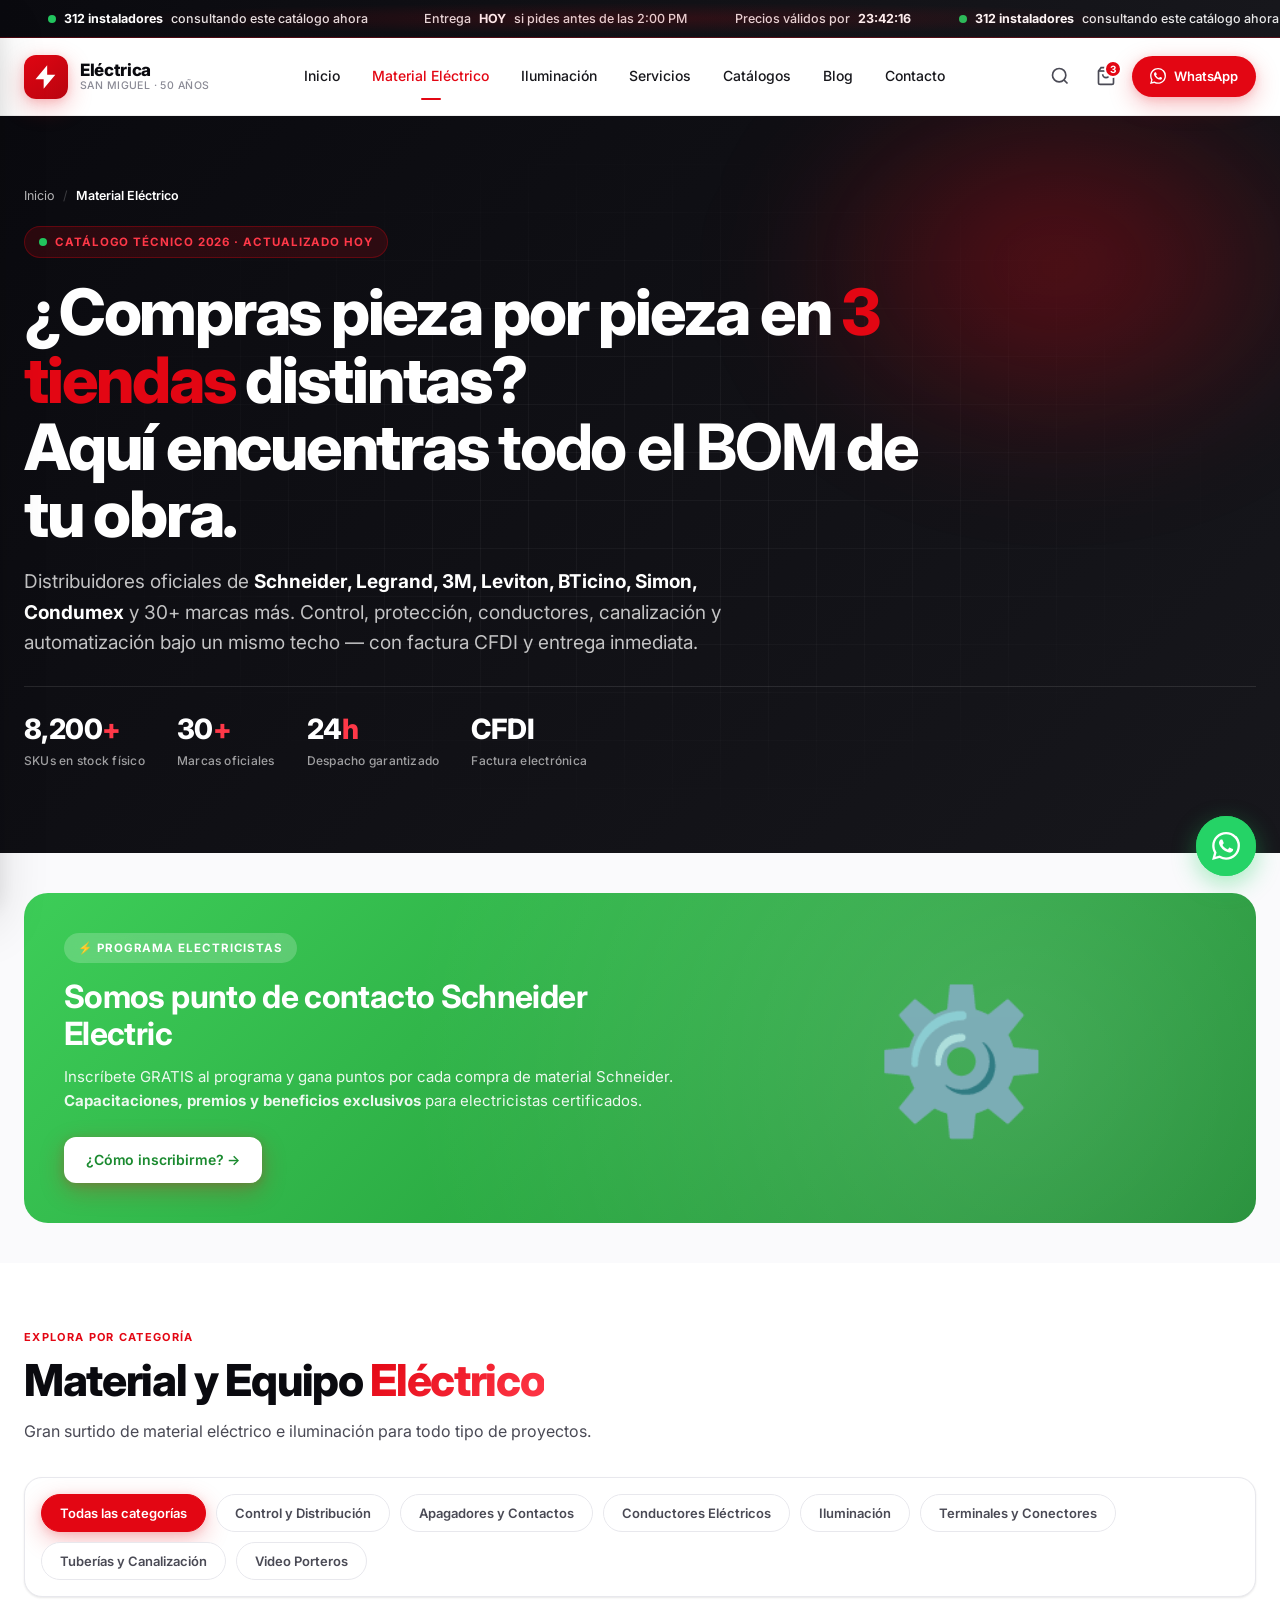
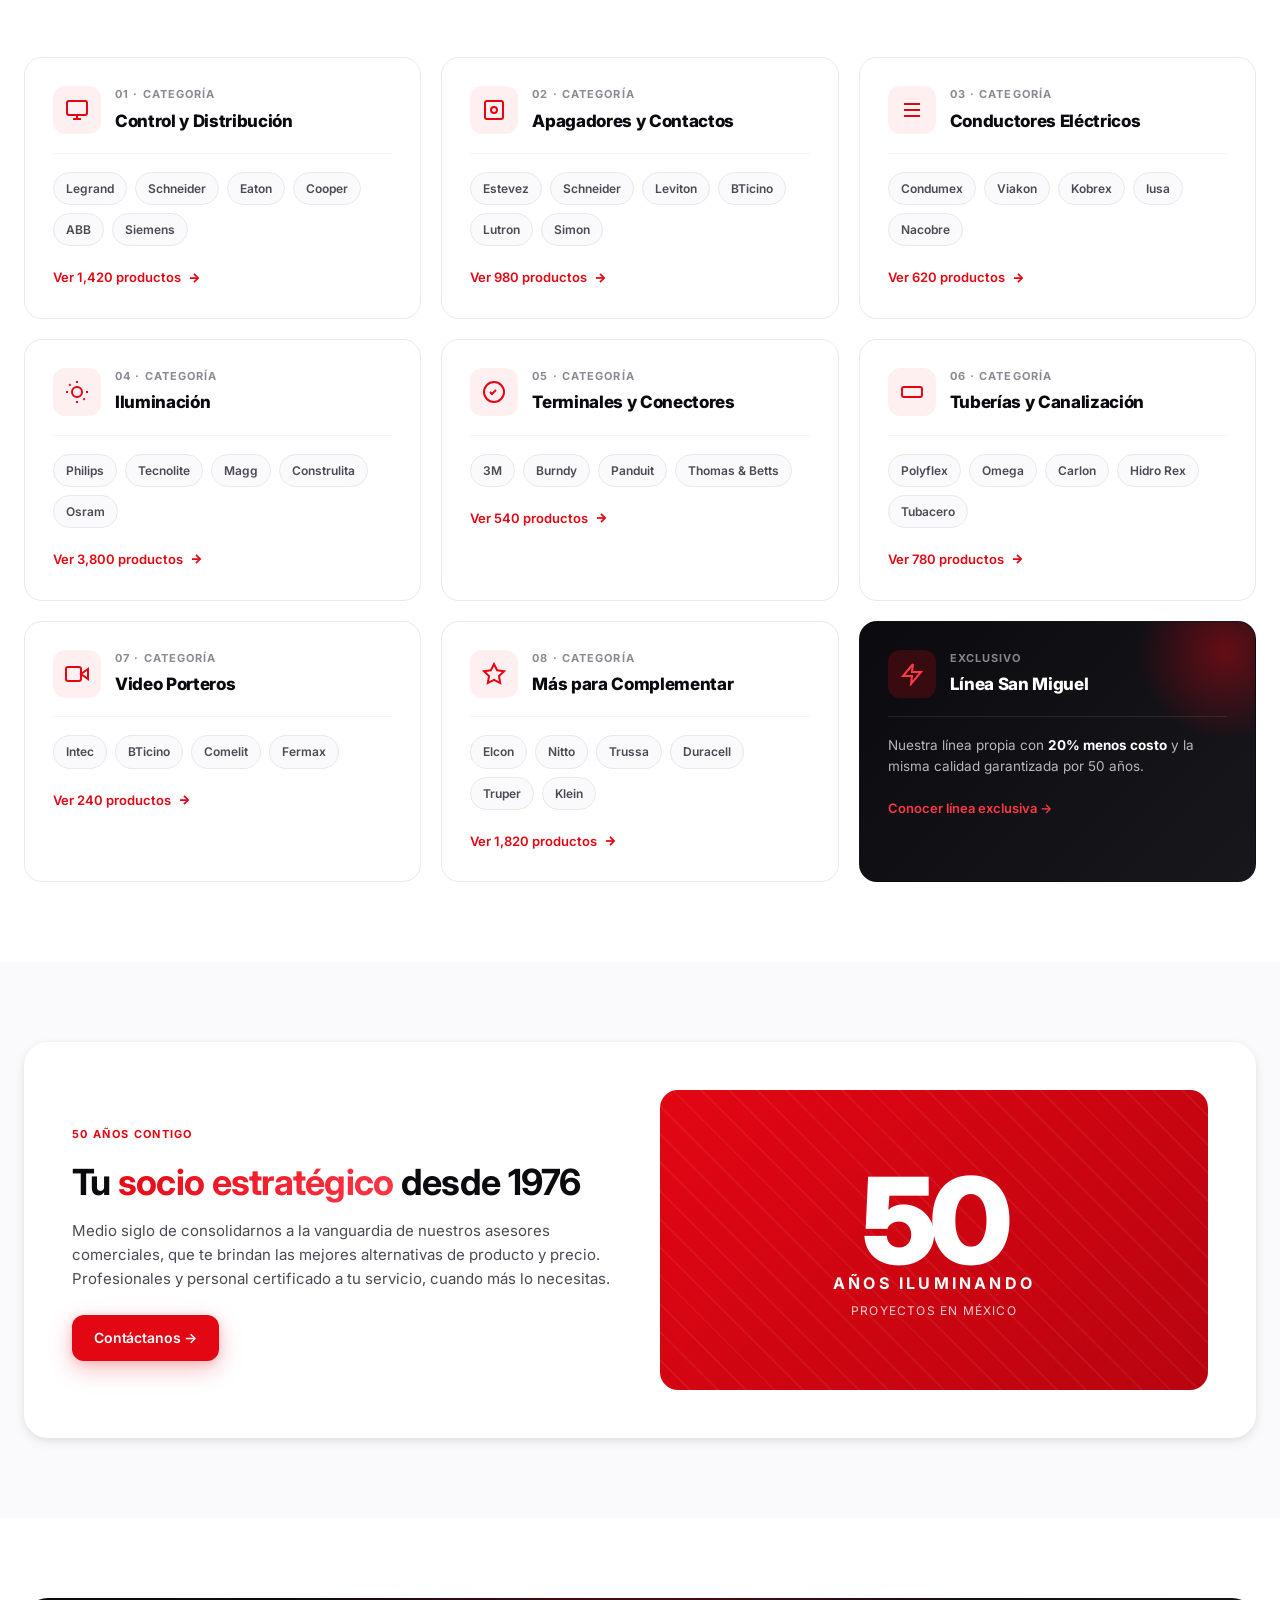
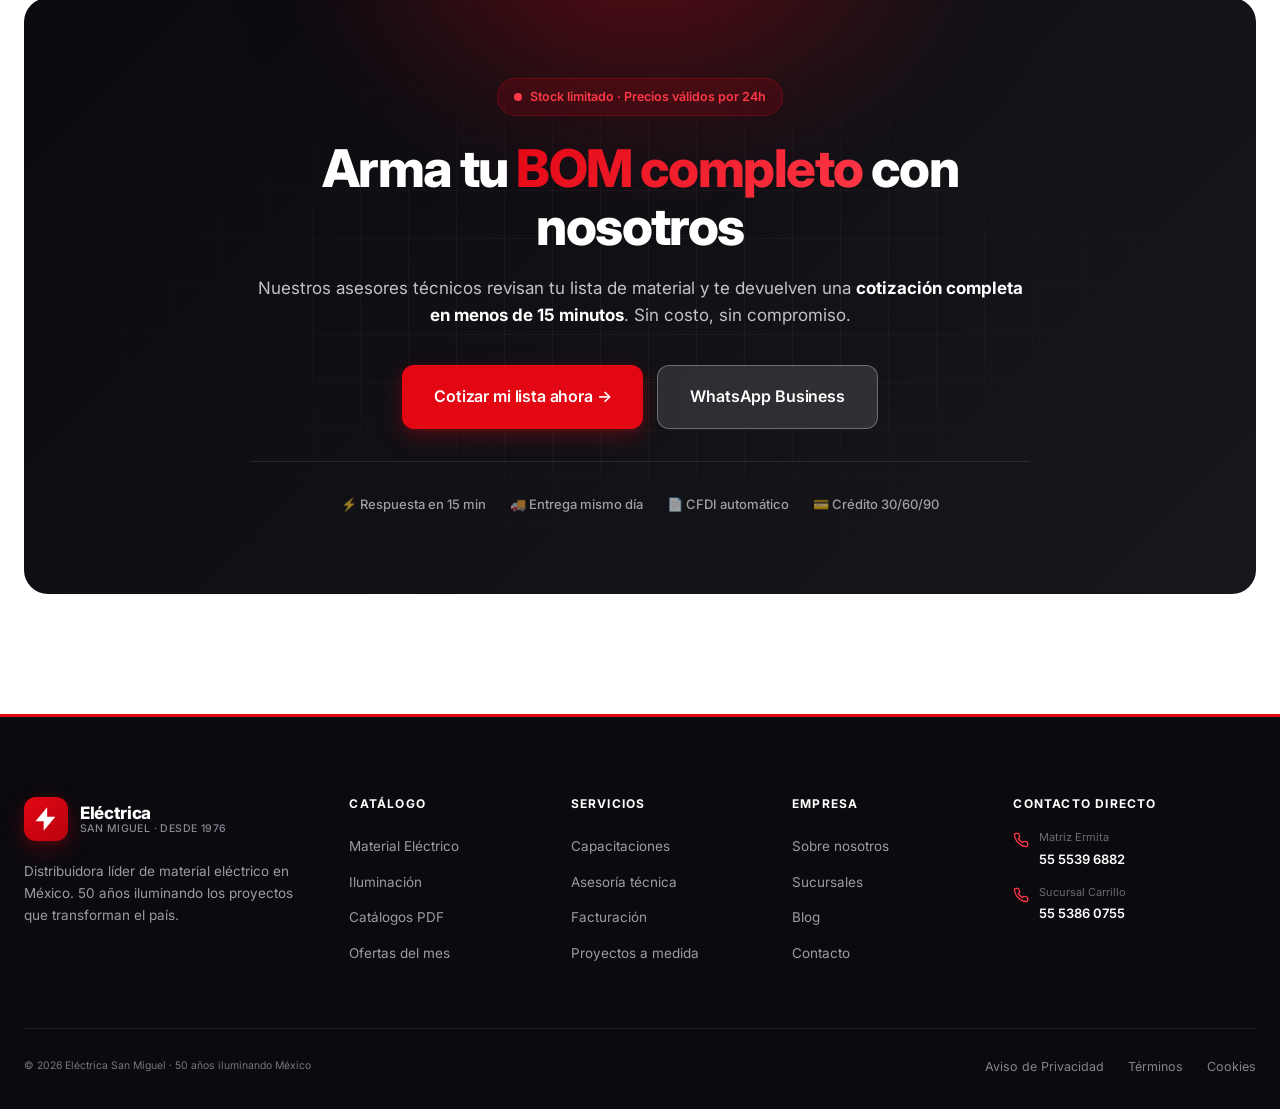
<file: material-electrico.html>
<!DOCTYPE html>
<html lang="es">
<head>
    <meta charset="UTF-8">
    <meta name="viewport" content="width=device-width, initial-scale=1.0, maximum-scale=5.0">
    <meta name="description" content="Material y equipo eléctrico de las mejores marcas: Schneider, Legrand, 3M, Leviton, BTicino, Simon, Condumex y más. Stock inmediato, precios mayoristas.">
    <meta name="theme-color" content="#E30613">
    <title>Material Eléctrico | Eléctrica San Miguel · +8,000 productos en stock</title>
    <link rel="preconnect" href="https://fonts.googleapis.com">
    <link rel="preconnect" href="https://fonts.gstatic.com" crossorigin>
    <link href="https://fonts.googleapis.com/css2?family=Inter:wght@300;400;500;600;700;800;900&display=swap" rel="stylesheet">
    <link rel="stylesheet" href="styles.css">
</head>
<body>

    <!-- BARRA DE URGENCIA -->
    <div class="urgency-bar">
        <div class="urgency-track">
            <div class="urgency-item"><span class="pulse-dot"></span><strong>312 instaladores</strong> consultando este catálogo ahora</div>
            <div class="urgency-item"><svg width="14" height="14" viewBox="0 0 24 24" fill="none" stroke="currentColor" stroke-width="2.5"><path d="M12 6v6l4 2"/><circle cx="12" cy="12" r="10"/></svg>Entrega <strong>HOY</strong> si pides antes de las 2:00 PM</div>
            <div class="urgency-item">Precios válidos por <strong><span id="countdown">23:59:47</span></strong></div>
            <div class="urgency-item"><span class="pulse-dot"></span><strong>312 instaladores</strong> consultando este catálogo ahora</div>
            <div class="urgency-item">Entrega <strong>HOY</strong> si pides antes de las 2:00 PM</div>
        </div>
    </div>

    <!-- HEADER -->
    <header class="header" id="header">
        <div class="header-container">
            <button class="hamburger" id="hamburgerBtn" aria-label="Abrir menú"><span></span><span></span><span></span></button>
            <a href="index.html" class="logo">
                <div class="logo-mark"><svg width="28" height="28" viewBox="0 0 24 24" fill="currentColor"><path d="M13 2L3 14h7v8l10-12h-7z"/></svg></div>
                <div class="logo-text"><span class="logo-title">Eléctrica</span><span class="logo-subtitle">San Miguel · 50 años</span></div>
            </a>
            <nav class="nav-desktop">
                <ul class="nav-list">
                    <li class="nav-item"><a href="index.html" class="nav-link">Inicio</a></li>
                    <li class="nav-item"><a href="material-electrico.html" class="nav-link active">Material Eléctrico</a></li>
                    <li class="nav-item"><a href="iluminacion.html" class="nav-link">Iluminación</a></li>
                    <li class="nav-item"><a href="servicios.html" class="nav-link">Servicios</a></li>
                    <li class="nav-item"><a href="catalogos.html" class="nav-link">Catálogos</a></li>
                    <li class="nav-item"><a href="blog.html" class="nav-link">Blog</a></li>
                    <li class="nav-item"><a href="contacto.html" class="nav-link">Contacto</a></li>
                </ul>
            </nav>
            <div class="header-actions">
                <a href="contacto.html" class="header-icon-btn"><svg width="20" height="20" viewBox="0 0 24 24" fill="none" stroke="currentColor" stroke-width="2"><circle cx="11" cy="11" r="8"/><line x1="21" y1="21" x2="16.65" y2="16.65"/></svg></a>
                <a href="#" class="header-icon-btn cart"><svg width="20" height="20" viewBox="0 0 24 24" fill="none" stroke="currentColor" stroke-width="2"><path d="M6 2L3 6v14a2 2 0 0 0 2 2h14a2 2 0 0 0 2-2V6l-3-4z"/><line x1="3" y1="6" x2="21" y2="6"/><path d="M16 10a4 4 0 0 1-8 0"/></svg><span class="cart-badge">3</span></a>
                <a href="https://wa.me/525512345678" class="btn btn-primary btn-header">
                    <svg width="16" height="16" viewBox="0 0 24 24" fill="currentColor"><path d="M17.472 14.382c-.297-.149-1.758-.867-2.03-.967-.273-.099-.471-.148-.67.15-.197.297-.767.966-.94 1.164-.173.199-.347.223-.644.075-.297-.15-1.255-.463-2.39-1.475-.883-.788-1.48-1.761-1.653-2.059-.173-.297-.018-.458.13-.606.134-.133.298-.347.446-.52.149-.174.198-.298.298-.497.099-.198.05-.371-.025-.52-.075-.149-.669-1.612-.916-2.207-.242-.579-.487-.5-.669-.51-.173-.008-.371-.01-.57-.01-.198 0-.52.074-.792.372-.272.297-1.04 1.016-1.04 2.479 0 1.462 1.065 2.875 1.213 3.074.149.198 2.096 3.2 5.077 4.487.709.306 1.262.489 1.694.625.712.227 1.36.195 1.871.118.571-.085 1.758-.719 2.006-1.413.248-.694.248-1.289.173-1.413-.074-.124-.272-.198-.57-.347m-5.421 7.403h-.004a9.87 9.87 0 01-5.031-1.378l-.361-.214-3.741.982.998-3.648-.235-.374a9.86 9.86 0 01-1.51-5.26c.001-5.45 4.436-9.884 9.888-9.884 2.64 0 5.122 1.03 6.988 2.898a9.825 9.825 0 012.893 6.994c-.003 5.45-4.437 9.884-9.885 9.884m8.413-18.297A11.815 11.815 0 0012.05 0C5.495 0 .16 5.335.157 11.892c0 2.096.547 4.142 1.588 5.945L.057 24l6.305-1.654a11.882 11.882 0 005.683 1.448h.005c6.554 0 11.89-5.335 11.893-11.893A11.821 11.821 0 0020.885 3.488"/></svg>
                    <span class="btn-header-text">WhatsApp</span>
                </a>
            </div>
        </div>
    </header>

    <!-- MOBILE MENU -->
    <div class="overlay" id="overlay"></div>
    <aside class="mobile-menu" id="mobileMenu">
        <div class="mobile-menu-header">
            <div class="mobile-logo">
                <div class="logo-mark"><svg width="22" height="22" viewBox="0 0 24 24" fill="currentColor"><path d="M13 2L3 14h7v8l10-12h-7z"/></svg></div>
                <div><strong>Eléctrica San Miguel</strong><small>50 años contigo</small></div>
            </div>
            <button class="close-menu" id="closeMenuBtn"><svg width="24" height="24" viewBox="0 0 24 24" fill="none" stroke="currentColor" stroke-width="2"><line x1="18" y1="6" x2="6" y2="18"/><line x1="6" y1="6" x2="18" y2="18"/></svg></button>
        </div>
        <div class="mobile-search">
            <svg width="18" height="18" viewBox="0 0 24 24" fill="none" stroke="currentColor" stroke-width="2"><circle cx="11" cy="11" r="8"/><line x1="21" y1="21" x2="16.65" y2="16.65"/></svg>
            <input type="text" placeholder="Buscar productos...">
        </div>
        <nav class="mobile-nav">
            <a href="index.html" class="mobile-link">🏠 Inicio</a>
            <a href="material-electrico.html" class="mobile-link active">⚡ Material Eléctrico</a>
            <a href="iluminacion.html" class="mobile-link">💡 Iluminación</a>
            <a href="servicios.html" class="mobile-link">🎓 Servicios</a>
            <a href="catalogos.html" class="mobile-link">📚 Catálogos PDF</a>
            <a href="blog.html" class="mobile-link">📝 Blog y Tips</a>
            <a href="contacto.html" class="mobile-link">📞 Contacto</a>
        </nav>
        <div class="mobile-cta-box">
            <h4>Cotización express</h4>
            <p>Respuesta en menos de 15 minutos</p>
            <a href="https://wa.me/525512345678" class="btn btn-primary btn-block">
                <svg width="18" height="18" viewBox="0 0 24 24" fill="currentColor"><path d="M17.472 14.382c-.297-.149-1.758-.867-2.03-.967-.273-.099-.471-.148-.67.15-.197.297-.767.966-.94 1.164-.173.199-.347.223-.644.075-.297-.15-1.255-.463-2.39-1.475-.883-.788-1.48-1.761-1.653-2.059-.173-.297-.018-.458.13-.606.134-.133.298-.347.446-.52.149-.174.198-.298.298-.497.099-.198.05-.371-.025-.52-.075-.149-.669-1.612-.916-2.207-.242-.579-.487-.5-.669-.51-.173-.008-.371-.01-.57-.01-.198 0-.52.074-.792.372-.272.297-1.04 1.016-1.04 2.479 0 1.462 1.065 2.875 1.213 3.074.149.198 2.096 3.2 5.077 4.487.709.306 1.262.489 1.694.625.712.227 1.36.195 1.871.118.571-.085 1.758-.719 2.006-1.413.248-.694.248-1.289.173-1.413-.074-.124-.272-.198-.57-.347m-5.421 7.403h-.004a9.87 9.87 0 01-5.031-1.378l-.361-.214-3.741.982.998-3.648-.235-.374a9.86 9.86 0 01-1.51-5.26c.001-5.45 4.436-9.884 9.888-9.884 2.64 0 5.122 1.03 6.988 2.898a9.825 9.825 0 012.893 6.994c-.003 5.45-4.437 9.884-9.885 9.884m8.413-18.297A11.815 11.815 0 0012.05 0C5.495 0 .16 5.335.157 11.892c0 2.096.547 4.142 1.588 5.945L.057 24l6.305-1.654a11.882 11.882 0 005.683 1.448h.005c6.554 0 11.89-5.335 11.893-11.893A11.821 11.821 0 0020.885 3.488"/></svg>
                WhatsApp Business
            </a>
        </div>
    </aside>

    <main>
        <!-- PAGE HERO -->
        <section class="page-hero">
            <div class="page-hero-container">
                <div class="breadcrumb">
                    <a href="index.html">Inicio</a>
                    <span class="sep">/</span>
                    <span class="current">Material Eléctrico</span>
                </div>
                <div class="page-hero-eyebrow">
                    <span class="pulse-dot"></span>
                    Catálogo técnico 2026 · Actualizado hoy
                </div>
                <h1 class="page-hero-title">
                    ¿Compras pieza por pieza en <span class="text-gradient-red">3 tiendas</span> distintas?<br>
                    Aquí encuentras <strong>todo el BOM</strong> de tu obra.
                </h1>
                <p class="page-hero-description">
                    Distribuidores oficiales de <strong>Schneider, Legrand, 3M, Leviton, BTicino, Simon, Condumex</strong> y 30+ marcas más. Control, protección, conductores, canalización y automatización bajo un mismo techo — con factura CFDI y entrega inmediata.
                </p>
                <div class="page-hero-stats">
                    <div class="page-stat"><strong>8,200<em>+</em></strong><small>SKUs en stock físico</small></div>
                    <div class="page-stat"><strong>30<em>+</em></strong><small>Marcas oficiales</small></div>
                    <div class="page-stat"><strong>24<em>h</em></strong><small>Despacho garantizado</small></div>
                    <div class="page-stat"><strong>CFDI</strong><small>Factura electrónica</small></div>
                </div>
            </div>
        </section>

        <!-- BANNER SCHNEIDER / PROGRAMA ELECTRICISTAS -->
        <section style="padding: 40px 0; background: var(--gray-50);">
            <div class="container">
                <div style="background: linear-gradient(135deg, #3DCD58 0%, #1a8a2f 100%); border-radius: var(--radius-xl); padding: 40px; display: grid; grid-template-columns: 1.2fr 1fr; gap: 32px; align-items: center; color: white; overflow: hidden; position: relative;">
                    <div style="position: relative; z-index: 2;">
                        <div style="display:inline-block;padding:6px 14px;background:rgba(255,255,255,0.2);backdrop-filter:blur(10px);border-radius:999px;font-size:11.5px;font-weight:700;letter-spacing:0.08em;margin-bottom:16px;">⚡ PROGRAMA ELECTRICISTAS</div>
                        <h2 style="color: white; font-size: 32px; margin-bottom: 12px; letter-spacing: -0.02em;">Somos punto de contacto Schneider Electric</h2>
                        <p style="color: rgba(255,255,255,0.9); font-size: 15px; margin-bottom: 24px; line-height: 1.6;">Inscríbete GRATIS al programa y gana puntos por cada compra de material Schneider. <strong>Capacitaciones, premios y beneficios exclusivos</strong> para electricistas certificados.</p>
                        <a href="servicios.html" class="btn btn-primary" style="background: white; color: #1a8a2f;">¿Cómo inscribirme? →</a>
                    </div>
                    <div style="position: relative; z-index: 2; display: flex; align-items: center; justify-content: center; font-size: 140px; opacity: 0.9;">⚙️</div>
                    <div style="position: absolute; inset: 0; background: radial-gradient(circle at 80% 50%, rgba(255,255,255,0.15), transparent 60%);"></div>
                </div>
            </div>
        </section>

        <!-- FILTROS -->
        <section style="padding: 60px 0 0; background: var(--white);">
            <div class="container">
                <div class="section-header" style="text-align: left; margin-bottom: 32px; max-width: 100%;">
                    <small class="section-eyebrow">EXPLORA POR CATEGORÍA</small>
                    <h2 class="section-title">Material y Equipo <span class="text-gradient">Eléctrico</span></h2>
                    <p class="section-description">Gran surtido de material eléctrico e iluminación para todo tipo de proyectos.</p>
                </div>
                <div class="filters-bar">
                    <button class="filter-chip active">Todas las categorías</button>
                    <button class="filter-chip">Control y Distribución</button>
                    <button class="filter-chip">Apagadores y Contactos</button>
                    <button class="filter-chip">Conductores Eléctricos</button>
                    <button class="filter-chip">Iluminación</button>
                    <button class="filter-chip">Terminales y Conectores</button>
                    <button class="filter-chip">Tuberías y Canalización</button>
                    <button class="filter-chip">Video Porteros</button>
                </div>
            </div>
        </section>

        <!-- BRAND CATEGORY GRID -->
        <section style="padding: 20px 0 80px; background: var(--white);">
            <div class="container">
                <div class="brands-category-grid">
                    <div class="brand-category-card">
                        <div class="bcc-header">
                            <div class="bcc-icon">
                                <svg width="24" height="24" viewBox="0 0 24 24" fill="none" stroke="currentColor" stroke-width="2"><rect x="2" y="3" width="20" height="14" rx="2"/><line x1="8" y1="21" x2="16" y2="21"/><line x1="12" y1="17" x2="12" y2="21"/></svg>
                            </div>
                            <div>
                                <div class="bcc-title">01 · CATEGORÍA</div>
                                <div class="bcc-name">Control y Distribución</div>
                            </div>
                        </div>
                        <div class="bcc-brands">
                            <span class="bcc-brand">Legrand</span>
                            <span class="bcc-brand">Schneider</span>
                            <span class="bcc-brand">Eaton</span>
                            <span class="bcc-brand">Cooper</span>
                            <span class="bcc-brand">ABB</span>
                            <span class="bcc-brand">Siemens</span>
                        </div>
                        <a href="#" class="bcc-link">Ver 1,420 productos <svg width="14" height="14" viewBox="0 0 24 24" fill="none" stroke="currentColor" stroke-width="3"><line x1="5" y1="12" x2="19" y2="12"/><polyline points="12 5 19 12 12 19"/></svg></a>
                    </div>

                    <div class="brand-category-card">
                        <div class="bcc-header">
                            <div class="bcc-icon">
                                <svg width="24" height="24" viewBox="0 0 24 24" fill="none" stroke="currentColor" stroke-width="2"><rect x="3" y="3" width="18" height="18" rx="2"/><circle cx="12" cy="12" r="3"/></svg>
                            </div>
                            <div>
                                <div class="bcc-title">02 · CATEGORÍA</div>
                                <div class="bcc-name">Apagadores y Contactos</div>
                            </div>
                        </div>
                        <div class="bcc-brands">
                            <span class="bcc-brand">Estevez</span>
                            <span class="bcc-brand">Schneider</span>
                            <span class="bcc-brand">Leviton</span>
                            <span class="bcc-brand">BTicino</span>
                            <span class="bcc-brand">Lutron</span>
                            <span class="bcc-brand">Simon</span>
                        </div>
                        <a href="#" class="bcc-link">Ver 980 productos <svg width="14" height="14" viewBox="0 0 24 24" fill="none" stroke="currentColor" stroke-width="3"><line x1="5" y1="12" x2="19" y2="12"/><polyline points="12 5 19 12 12 19"/></svg></a>
                    </div>

                    <div class="brand-category-card">
                        <div class="bcc-header">
                            <div class="bcc-icon">
                                <svg width="24" height="24" viewBox="0 0 24 24" fill="none" stroke="currentColor" stroke-width="2"><path d="M4 12h16M4 6h16M4 18h16"/></svg>
                            </div>
                            <div>
                                <div class="bcc-title">03 · CATEGORÍA</div>
                                <div class="bcc-name">Conductores Eléctricos</div>
                            </div>
                        </div>
                        <div class="bcc-brands">
                            <span class="bcc-brand">Condumex</span>
                            <span class="bcc-brand">Viakon</span>
                            <span class="bcc-brand">Kobrex</span>
                            <span class="bcc-brand">Iusa</span>
                            <span class="bcc-brand">Nacobre</span>
                        </div>
                        <a href="#" class="bcc-link">Ver 620 productos <svg width="14" height="14" viewBox="0 0 24 24" fill="none" stroke="currentColor" stroke-width="3"><line x1="5" y1="12" x2="19" y2="12"/><polyline points="12 5 19 12 12 19"/></svg></a>
                    </div>

                    <div class="brand-category-card">
                        <div class="bcc-header">
                            <div class="bcc-icon">
                                <svg width="24" height="24" viewBox="0 0 24 24" fill="none" stroke="currentColor" stroke-width="2"><circle cx="12" cy="12" r="5"/><line x1="12" y1="1" x2="12" y2="3"/><line x1="12" y1="21" x2="12" y2="23"/><line x1="4.22" y1="4.22" x2="5.64" y2="5.64"/><line x1="18.36" y1="18.36" x2="19.78" y2="19.78"/><line x1="1" y1="12" x2="3" y2="12"/><line x1="21" y1="12" x2="23" y2="12"/></svg>
                            </div>
                            <div>
                                <div class="bcc-title">04 · CATEGORÍA</div>
                                <div class="bcc-name">Iluminación</div>
                            </div>
                        </div>
                        <div class="bcc-brands">
                            <span class="bcc-brand">Philips</span>
                            <span class="bcc-brand">Tecnolite</span>
                            <span class="bcc-brand">Magg</span>
                            <span class="bcc-brand">Construlita</span>
                            <span class="bcc-brand">Osram</span>
                        </div>
                        <a href="iluminacion.html" class="bcc-link">Ver 3,800 productos <svg width="14" height="14" viewBox="0 0 24 24" fill="none" stroke="currentColor" stroke-width="3"><line x1="5" y1="12" x2="19" y2="12"/><polyline points="12 5 19 12 12 19"/></svg></a>
                    </div>

                    <div class="brand-category-card">
                        <div class="bcc-header">
                            <div class="bcc-icon">
                                <svg width="24" height="24" viewBox="0 0 24 24" fill="none" stroke="currentColor" stroke-width="2"><circle cx="12" cy="12" r="10"/><path d="M8 12l2 2 4-4"/></svg>
                            </div>
                            <div>
                                <div class="bcc-title">05 · CATEGORÍA</div>
                                <div class="bcc-name">Terminales y Conectores</div>
                            </div>
                        </div>
                        <div class="bcc-brands">
                            <span class="bcc-brand">3M</span>
                            <span class="bcc-brand">Burndy</span>
                            <span class="bcc-brand">Panduit</span>
                            <span class="bcc-brand">Thomas & Betts</span>
                        </div>
                        <a href="#" class="bcc-link">Ver 540 productos <svg width="14" height="14" viewBox="0 0 24 24" fill="none" stroke="currentColor" stroke-width="3"><line x1="5" y1="12" x2="19" y2="12"/><polyline points="12 5 19 12 12 19"/></svg></a>
                    </div>

                    <div class="brand-category-card">
                        <div class="bcc-header">
                            <div class="bcc-icon">
                                <svg width="24" height="24" viewBox="0 0 24 24" fill="none" stroke="currentColor" stroke-width="2"><rect x="2" y="7" width="20" height="10" rx="2"/></svg>
                            </div>
                            <div>
                                <div class="bcc-title">06 · CATEGORÍA</div>
                                <div class="bcc-name">Tuberías y Canalización</div>
                            </div>
                        </div>
                        <div class="bcc-brands">
                            <span class="bcc-brand">Polyflex</span>
                            <span class="bcc-brand">Omega</span>
                            <span class="bcc-brand">Carlon</span>
                            <span class="bcc-brand">Hidro Rex</span>
                            <span class="bcc-brand">Tubacero</span>
                        </div>
                        <a href="#" class="bcc-link">Ver 780 productos <svg width="14" height="14" viewBox="0 0 24 24" fill="none" stroke="currentColor" stroke-width="3"><line x1="5" y1="12" x2="19" y2="12"/><polyline points="12 5 19 12 12 19"/></svg></a>
                    </div>

                    <div class="brand-category-card">
                        <div class="bcc-header">
                            <div class="bcc-icon">
                                <svg width="24" height="24" viewBox="0 0 24 24" fill="none" stroke="currentColor" stroke-width="2"><polygon points="23 7 16 12 23 17 23 7"/><rect x="1" y="5" width="15" height="14" rx="2" ry="2"/></svg>
                            </div>
                            <div>
                                <div class="bcc-title">07 · CATEGORÍA</div>
                                <div class="bcc-name">Video Porteros</div>
                            </div>
                        </div>
                        <div class="bcc-brands">
                            <span class="bcc-brand">Intec</span>
                            <span class="bcc-brand">BTicino</span>
                            <span class="bcc-brand">Comelit</span>
                            <span class="bcc-brand">Fermax</span>
                        </div>
                        <a href="#" class="bcc-link">Ver 240 productos <svg width="14" height="14" viewBox="0 0 24 24" fill="none" stroke="currentColor" stroke-width="3"><line x1="5" y1="12" x2="19" y2="12"/><polyline points="12 5 19 12 12 19"/></svg></a>
                    </div>

                    <div class="brand-category-card">
                        <div class="bcc-header">
                            <div class="bcc-icon">
                                <svg width="24" height="24" viewBox="0 0 24 24" fill="none" stroke="currentColor" stroke-width="2"><path d="M12 2l3.09 6.26L22 9.27l-5 4.87 1.18 6.88L12 17.77l-6.18 3.25L7 14.14 2 9.27l6.91-1.01L12 2z"/></svg>
                            </div>
                            <div>
                                <div class="bcc-title">08 · CATEGORÍA</div>
                                <div class="bcc-name">Más para Complementar</div>
                            </div>
                        </div>
                        <div class="bcc-brands">
                            <span class="bcc-brand">Elcon</span>
                            <span class="bcc-brand">Nitto</span>
                            <span class="bcc-brand">Trussa</span>
                            <span class="bcc-brand">Duracell</span>
                            <span class="bcc-brand">Truper</span>
                            <span class="bcc-brand">Klein</span>
                        </div>
                        <a href="#" class="bcc-link">Ver 1,820 productos <svg width="14" height="14" viewBox="0 0 24 24" fill="none" stroke="currentColor" stroke-width="3"><line x1="5" y1="12" x2="19" y2="12"/><polyline points="12 5 19 12 12 19"/></svg></a>
                    </div>

                    <div class="brand-category-card" style="background: linear-gradient(135deg, var(--black), var(--gray-900)); color: white; border-color: transparent;">
                        <div style="position: absolute; top: -60px; right: -60px; width: 180px; height: 180px; background: radial-gradient(circle, rgba(227,6,19,0.4), transparent 70%); border-radius: 50%;"></div>
                        <div class="bcc-header" style="border-color: rgba(255,255,255,0.1);">
                            <div class="bcc-icon" style="background: rgba(227,6,19,0.2); color: var(--red-light);">
                                <svg width="24" height="24" viewBox="0 0 24 24" fill="none" stroke="currentColor" stroke-width="2"><polyline points="13 2 3 14 12 14 11 22 21 10 12 10 13 2"/></svg>
                            </div>
                            <div>
                                <div class="bcc-title" style="color: rgba(255,255,255,0.5);">EXCLUSIVO</div>
                                <div class="bcc-name" style="color: white;">Línea San Miguel</div>
                            </div>
                        </div>
                        <p style="color: rgba(255,255,255,0.7); font-size: 13.5px; line-height: 1.55; margin-bottom: 18px; position: relative;">Nuestra línea propia con <strong style="color: white;">20% menos costo</strong> y la misma calidad garantizada por 50 años.</p>
                        <a href="#" style="color: var(--red-light); font-size: 13px; font-weight: 600; position: relative;">Conocer línea exclusiva →</a>
                    </div>
                </div>
            </div>
        </section>

        <!-- 50 AÑOS CONTIGO -->
        <section style="padding: 80px 0; background: var(--gray-50);">
            <div class="container">
                <div style="display: grid; grid-template-columns: 1fr 1fr; gap: 40px; align-items: center; background: white; border-radius: var(--radius-xl); padding: 48px; box-shadow: var(--shadow-md);">
                    <div>
                        <small class="section-eyebrow">50 AÑOS CONTIGO</small>
                        <h2 style="font-size: 36px; margin: 12px 0 16px; letter-spacing: -0.02em; line-height: 1.1;">Tu <span class="text-gradient">socio estratégico</span> desde 1976</h2>
                        <p style="font-size: 15px; color: var(--gray-700); line-height: 1.6; margin-bottom: 24px;">Medio siglo de consolidarnos a la vanguardia de nuestros asesores comerciales, que te brindan las mejores alternativas de producto y precio. Profesionales y personal certificado a tu servicio, cuando más lo necesitas.</p>
                        <a href="contacto.html" class="btn btn-primary">Contáctanos →</a>
                    </div>
                    <div style="position: relative; height: 300px; background: linear-gradient(135deg, var(--red), var(--red-dark)); border-radius: var(--radius-lg); display: flex; align-items: center; justify-content: center; overflow: hidden;">
                        <div style="position: absolute; inset: 0; background-image: repeating-linear-gradient(45deg, rgba(255,255,255,0.05) 0px, rgba(255,255,255,0.05) 2px, transparent 2px, transparent 20px);"></div>
                        <div style="text-align: center; color: white; position: relative;">
                            <div style="font-size: 120px; font-weight: 900; line-height: 1; letter-spacing: -0.05em;">50</div>
                            <div style="font-size: 16px; font-weight: 700; letter-spacing: 0.2em; margin-top: -10px;">AÑOS ILUMINANDO</div>
                            <div style="font-size: 12px; opacity: 0.8; letter-spacing: 0.1em; margin-top: 4px;">PROYECTOS EN MÉXICO</div>
                        </div>
                    </div>
                </div>
            </div>
        </section>

        <!-- CTA FINAL -->
        <section class="final-cta">
            <div class="container">
                <div class="final-cta-box">
                    <div class="final-cta-glow"></div>
                    <div class="final-cta-content">
                        <div class="final-cta-badge"><span class="pulse-dot"></span>Stock limitado · Precios válidos por 24h</div>
                        <h2>Arma tu <span class="text-gradient">BOM completo</span> con nosotros</h2>
                        <p>Nuestros asesores técnicos revisan tu lista de material y te devuelven una <strong>cotización completa en menos de 15 minutos</strong>. Sin costo, sin compromiso.</p>
                        <div class="final-cta-actions">
                            <a href="contacto.html" class="btn btn-primary btn-xl">Cotizar mi lista ahora →</a>
                            <a href="https://wa.me/525512345678" class="btn btn-ghost-light btn-xl">WhatsApp Business</a>
                        </div>
                        <div class="final-cta-trust">
                            <span>⚡ Respuesta en 15 min</span>
                            <span>🚚 Entrega mismo día</span>
                            <span>📄 CFDI automático</span>
                            <span>💳 Crédito 30/60/90</span>
                        </div>
                    </div>
                </div>
            </div>
        </section>
    </main>

    <!-- FOOTER -->
    <footer class="footer">
        <div class="container">
            <div class="footer-main">
                <div class="footer-brand">
                    <a href="index.html" class="logo">
                        <div class="logo-mark"><svg width="28" height="28" viewBox="0 0 24 24" fill="currentColor"><path d="M13 2L3 14h7v8l10-12h-7z"/></svg></div>
                        <div class="logo-text"><span class="logo-title">Eléctrica</span><span class="logo-subtitle">San Miguel · Desde 1976</span></div>
                    </a>
                    <p>Distribuidora líder de material eléctrico en México. 50 años iluminando los proyectos que transforman el país.</p>
                </div>
                <div class="footer-col">
                    <h5>Catálogo</h5>
                    <a href="material-electrico.html">Material Eléctrico</a>
                    <a href="iluminacion.html">Iluminación</a>
                    <a href="catalogos.html">Catálogos PDF</a>
                    <a href="#">Ofertas del mes</a>
                </div>
                <div class="footer-col">
                    <h5>Servicios</h5>
                    <a href="servicios.html">Capacitaciones</a>
                    <a href="servicios.html">Asesoría técnica</a>
                    <a href="servicios.html">Facturación</a>
                    <a href="servicios.html">Proyectos a medida</a>
                </div>
                <div class="footer-col">
                    <h5>Empresa</h5>
                    <a href="#">Sobre nosotros</a>
                    <a href="contacto.html">Sucursales</a>
                    <a href="blog.html">Blog</a>
                    <a href="contacto.html">Contacto</a>
                </div>
                <div class="footer-col footer-contact">
                    <h5>Contacto Directo</h5>
                    <div class="contact-item"><svg width="16" height="16" viewBox="0 0 24 24" fill="none" stroke="currentColor" stroke-width="2"><path d="M22 16.92v3a2 2 0 0 1-2.18 2 19.79 19.79 0 0 1-8.63-3.07 19.5 19.5 0 0 1-6-6 19.79 19.79 0 0 1-3.07-8.67A2 2 0 0 1 4.11 2h3a2 2 0 0 1 2 1.72 12.84 12.84 0 0 0 .7 2.81 2 2 0 0 1-.45 2.11L8.09 9.91a16 16 0 0 0 6 6l1.27-1.27a2 2 0 0 1 2.11-.45 12.84 12.84 0 0 0 2.81.7A2 2 0 0 1 22 16.92z"/></svg><div><small>Matriz Ermita</small><strong>55 5539 6882</strong></div></div>
                    <div class="contact-item"><svg width="16" height="16" viewBox="0 0 24 24" fill="none" stroke="currentColor" stroke-width="2"><path d="M22 16.92v3a2 2 0 0 1-2.18 2 19.79 19.79 0 0 1-8.63-3.07 19.5 19.5 0 0 1-6-6 19.79 19.79 0 0 1-3.07-8.67A2 2 0 0 1 4.11 2h3a2 2 0 0 1 2 1.72 12.84 12.84 0 0 0 .7 2.81 2 2 0 0 1-.45 2.11L8.09 9.91a16 16 0 0 0 6 6l1.27-1.27a2 2 0 0 1 2.11-.45 12.84 12.84 0 0 0 2.81.7A2 2 0 0 1 22 16.92z"/></svg><div><small>Sucursal Carrillo</small><strong>55 5386 0755</strong></div></div>
                </div>
            </div>
            <div class="footer-bottom">
                <small>© 2026 Eléctrica San Miguel · 50 años iluminando México</small>
                <div class="footer-links"><a href="#">Aviso de Privacidad</a><a href="#">Términos</a><a href="#">Cookies</a></div>
            </div>
        </div>
    </footer>

    <a href="https://wa.me/525512345678" class="whatsapp-fab">
        <svg width="28" height="28" viewBox="0 0 24 24" fill="currentColor"><path d="M17.472 14.382c-.297-.149-1.758-.867-2.03-.967-.273-.099-.471-.148-.67.15-.197.297-.767.966-.94 1.164-.173.199-.347.223-.644.075-.297-.15-1.255-.463-2.39-1.475-.883-.788-1.48-1.761-1.653-2.059-.173-.297-.018-.458.13-.606.134-.133.298-.347.446-.52.149-.174.198-.298.298-.497.099-.198.05-.371-.025-.52-.075-.149-.669-1.612-.916-2.207-.242-.579-.487-.5-.669-.51-.173-.008-.371-.01-.57-.01-.198 0-.52.074-.792.372-.272.297-1.04 1.016-1.04 2.479 0 1.462 1.065 2.875 1.213 3.074.149.198 2.096 3.2 5.077 4.487.709.306 1.262.489 1.694.625.712.227 1.36.195 1.871.118.571-.085 1.758-.719 2.006-1.413.248-.694.248-1.289.173-1.413-.074-.124-.272-.198-.57-.347m-5.421 7.403h-.004a9.87 9.87 0 01-5.031-1.378l-.361-.214-3.741.982.998-3.648-.235-.374a9.86 9.86 0 01-1.51-5.26c.001-5.45 4.436-9.884 9.888-9.884 2.64 0 5.122 1.03 6.988 2.898a9.825 9.825 0 012.893 6.994c-.003 5.45-4.437 9.884-9.885 9.884m8.413-18.297A11.815 11.815 0 0012.05 0C5.495 0 .16 5.335.157 11.892c0 2.096.547 4.142 1.588 5.945L.057 24l6.305-1.654a11.882 11.882 0 005.683 1.448h.005c6.554 0 11.89-5.335 11.893-11.893A11.821 11.821 0 0020.885 3.488"/></svg>
        <span class="wa-pulse"></span>
        <span class="wa-tooltip">Cotiza en 15 min</span>
    </a>

    <script src="script.js"></script>
</body>
</html>
</file>
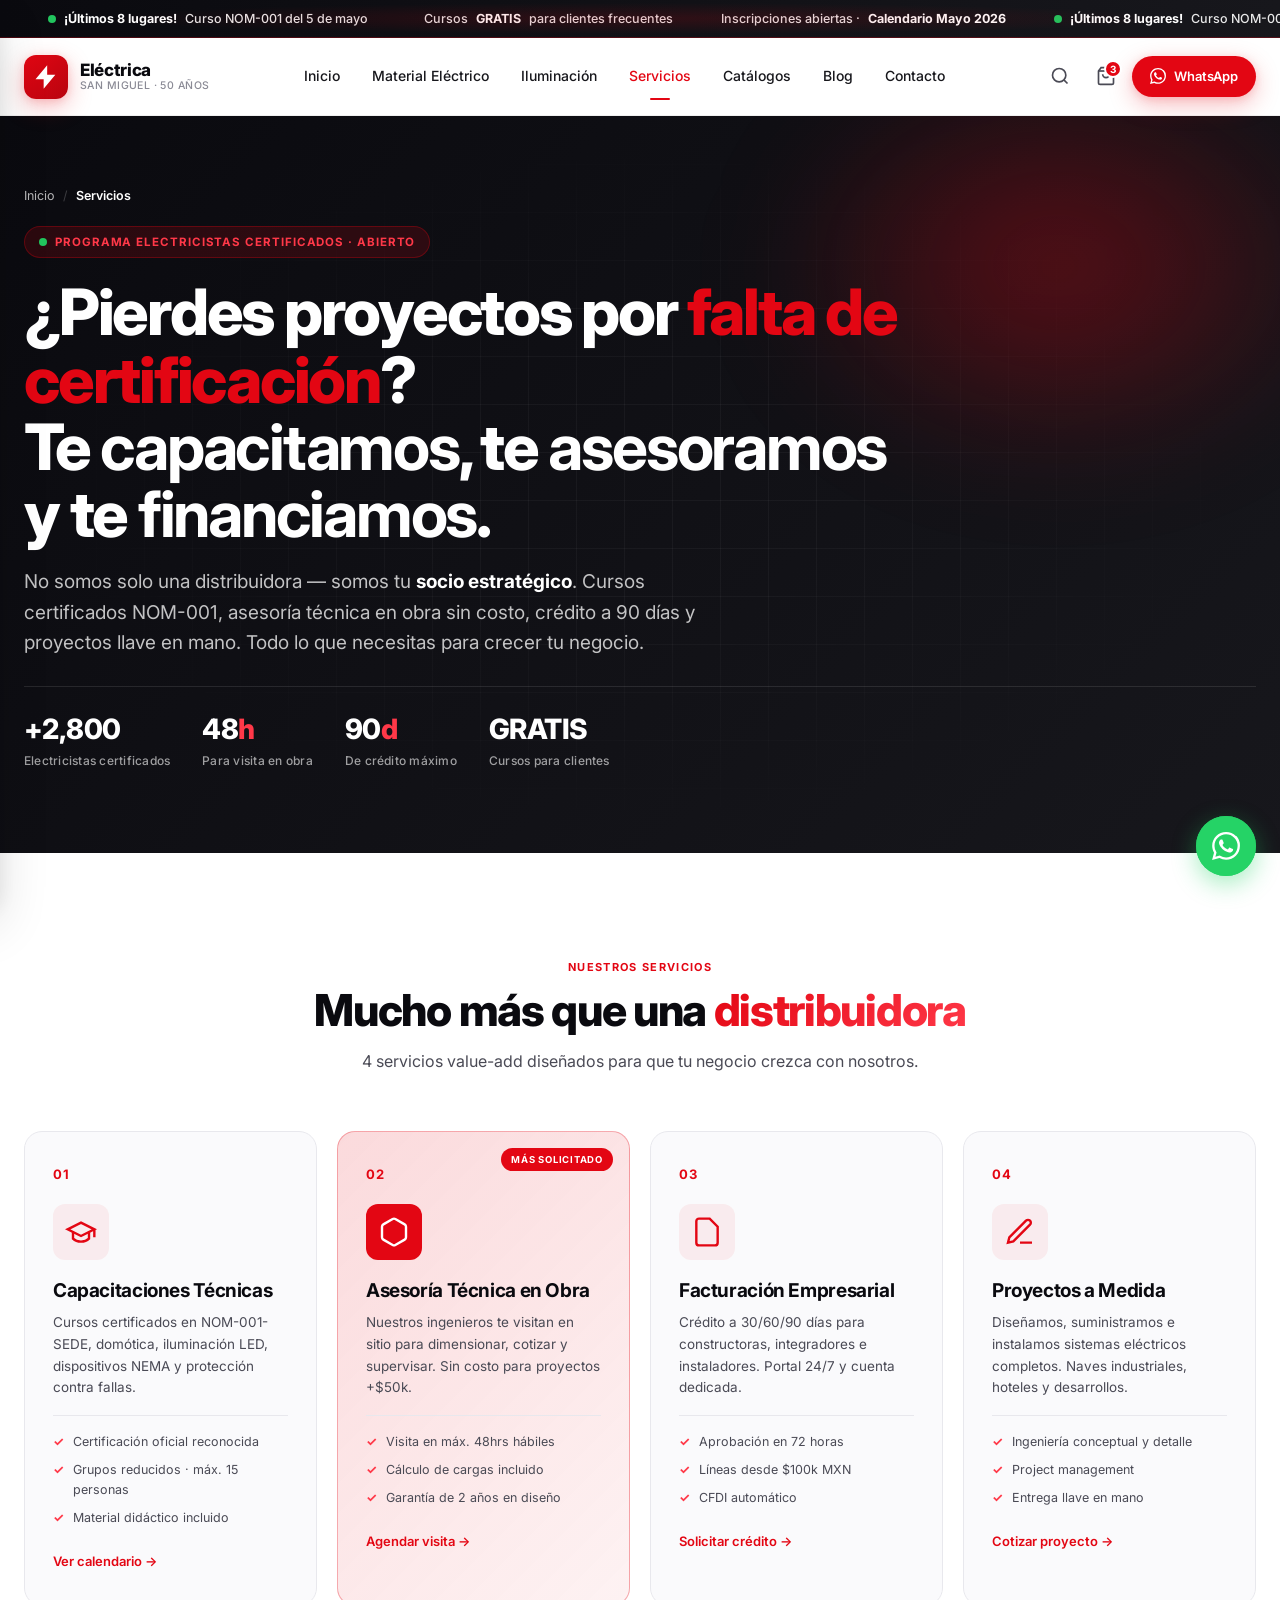
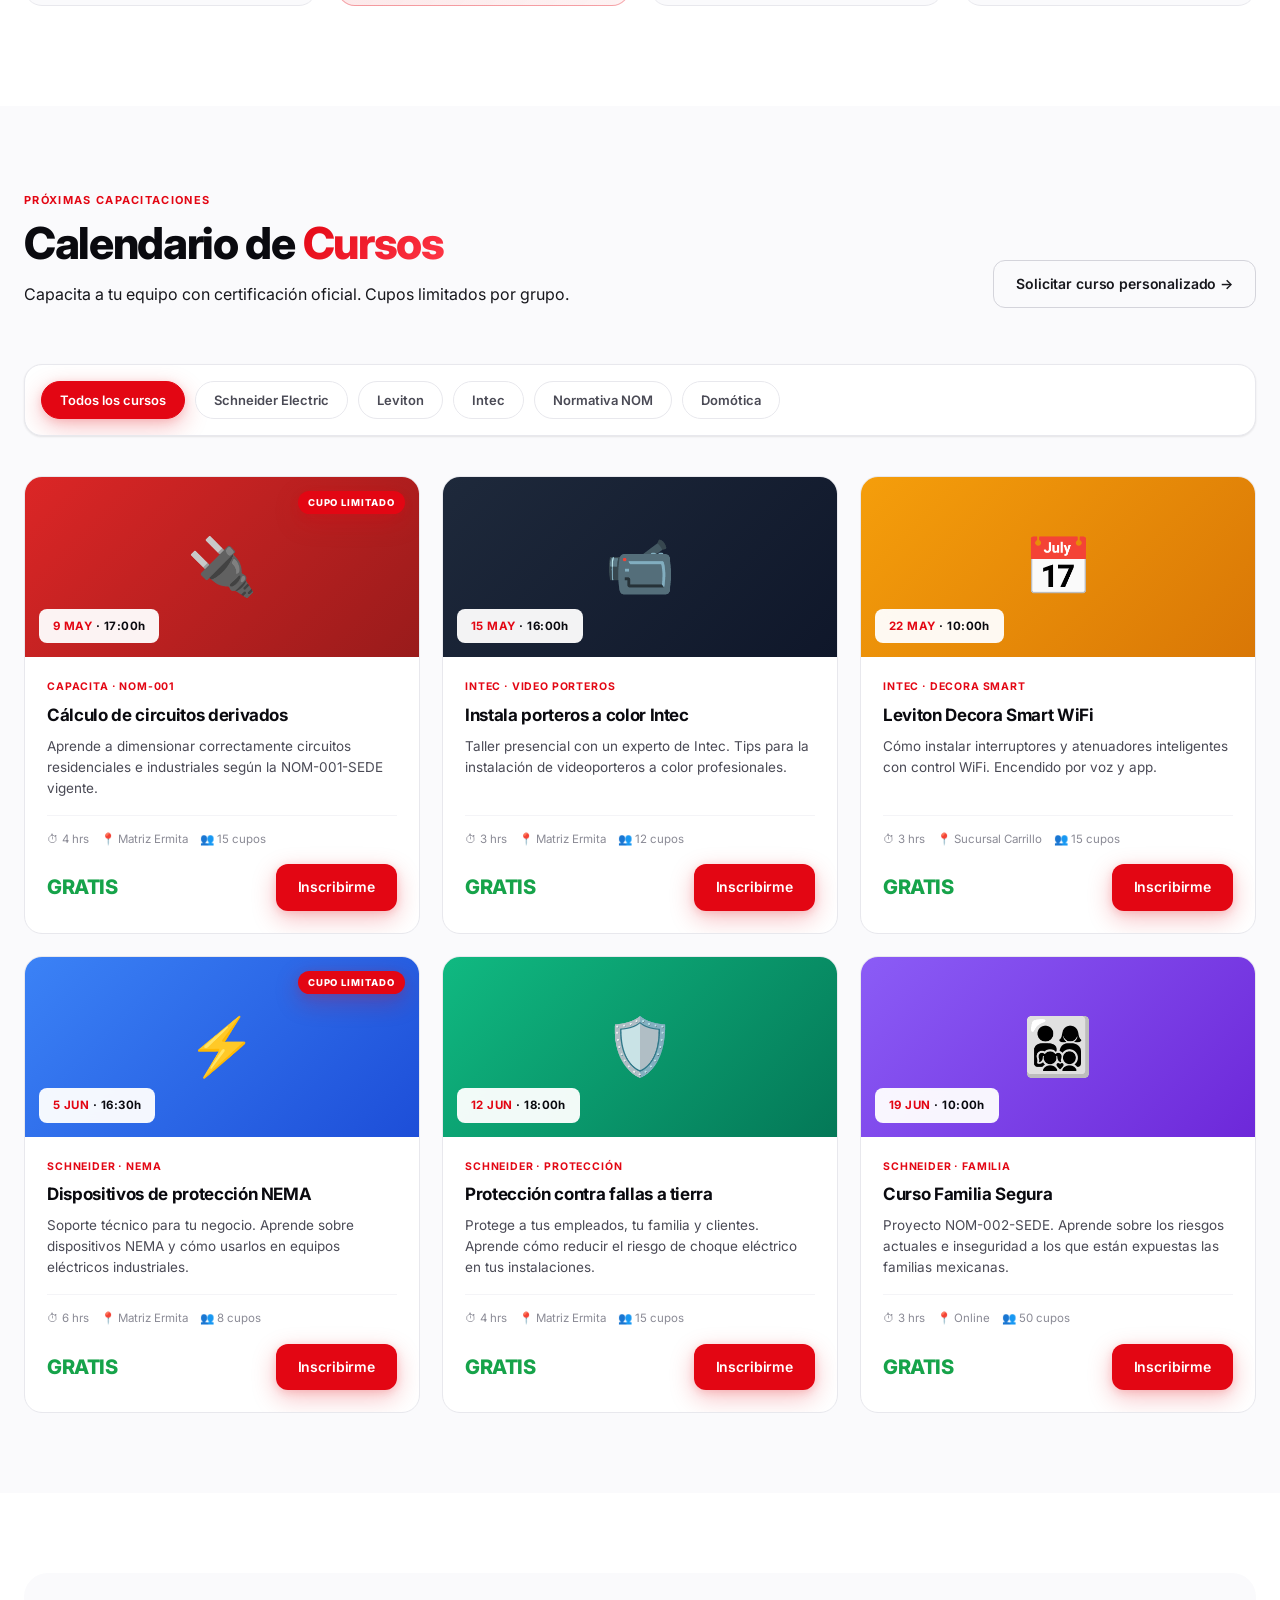
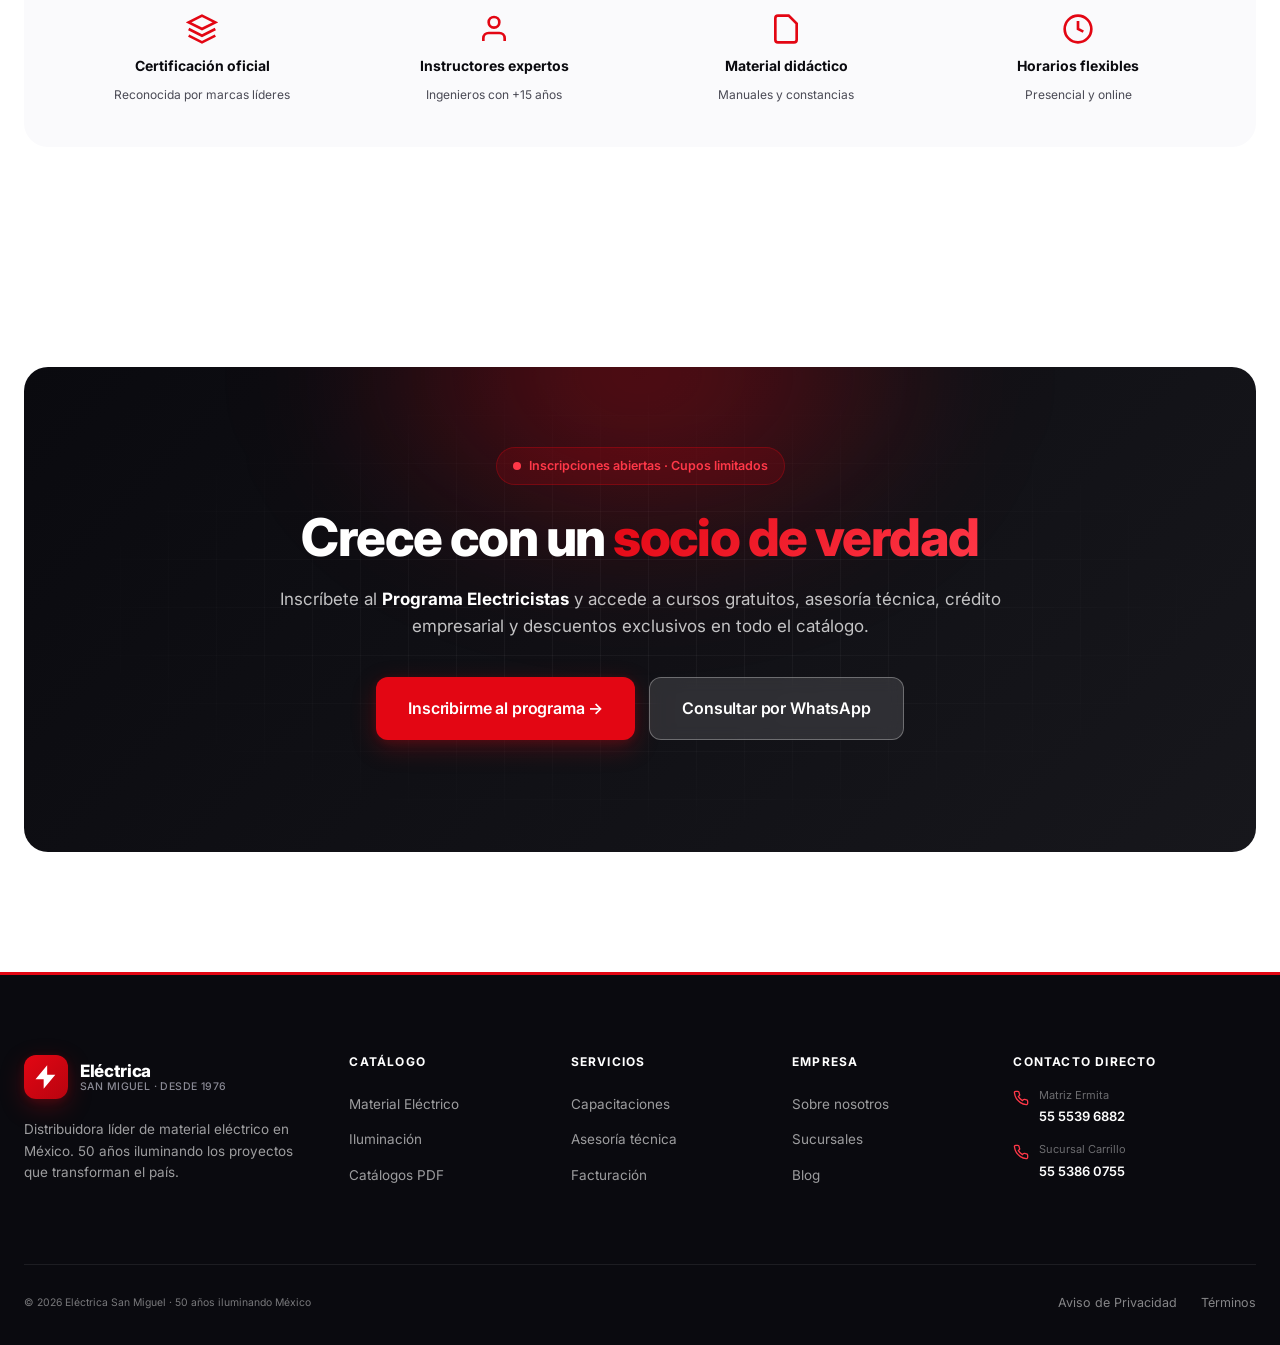
<file: servicios.html>
<!DOCTYPE html>
<html lang="es">
<head>
    <meta charset="UTF-8">
    <meta name="viewport" content="width=device-width, initial-scale=1.0, maximum-scale=5.0">
    <meta name="description" content="Capacitaciones técnicas, asesoría en obra, facturación empresarial y proyectos a medida. 50 años como socio estratégico de electricistas e instaladores.">
    <meta name="theme-color" content="#E30613">
    <title>Servicios y Capacitaciones | Eléctrica San Miguel</title>
    <link rel="preconnect" href="https://fonts.googleapis.com">
    <link href="https://fonts.googleapis.com/css2?family=Inter:wght@300;400;500;600;700;800;900&display=swap" rel="stylesheet">
    <link rel="stylesheet" href="styles.css">
</head>
<body>

    <div class="urgency-bar">
        <div class="urgency-track">
            <div class="urgency-item"><span class="pulse-dot"></span><strong>¡Últimos 8 lugares!</strong> Curso NOM-001 del 5 de mayo</div>
            <div class="urgency-item"><svg width="14" height="14" viewBox="0 0 24 24" fill="none" stroke="currentColor" stroke-width="2.5"><circle cx="12" cy="12" r="10"/><path d="M12 6v6l4 2"/></svg>Cursos <strong>GRATIS</strong> para clientes frecuentes</div>
            <div class="urgency-item">Inscripciones abiertas · <strong>Calendario Mayo 2026</strong></div>
            <div class="urgency-item"><span class="pulse-dot"></span><strong>¡Últimos 8 lugares!</strong> Curso NOM-001 del 5 de mayo</div>
            <div class="urgency-item">Cursos <strong>GRATIS</strong> para clientes frecuentes</div>
        </div>
    </div>

    <header class="header" id="header">
        <div class="header-container">
            <button class="hamburger" id="hamburgerBtn"><span></span><span></span><span></span></button>
            <a href="index.html" class="logo">
                <div class="logo-mark"><svg width="28" height="28" viewBox="0 0 24 24" fill="currentColor"><path d="M13 2L3 14h7v8l10-12h-7z"/></svg></div>
                <div class="logo-text"><span class="logo-title">Eléctrica</span><span class="logo-subtitle">San Miguel · 50 años</span></div>
            </a>
            <nav class="nav-desktop">
                <ul class="nav-list">
                    <li class="nav-item"><a href="index.html" class="nav-link">Inicio</a></li>
                    <li class="nav-item"><a href="material-electrico.html" class="nav-link">Material Eléctrico</a></li>
                    <li class="nav-item"><a href="iluminacion.html" class="nav-link">Iluminación</a></li>
                    <li class="nav-item"><a href="servicios.html" class="nav-link active">Servicios</a></li>
                    <li class="nav-item"><a href="catalogos.html" class="nav-link">Catálogos</a></li>
                    <li class="nav-item"><a href="blog.html" class="nav-link">Blog</a></li>
                    <li class="nav-item"><a href="contacto.html" class="nav-link">Contacto</a></li>
                </ul>
            </nav>
            <div class="header-actions">
                <a href="contacto.html" class="header-icon-btn"><svg width="20" height="20" viewBox="0 0 24 24" fill="none" stroke="currentColor" stroke-width="2"><circle cx="11" cy="11" r="8"/><line x1="21" y1="21" x2="16.65" y2="16.65"/></svg></a>
                <a href="#" class="header-icon-btn cart"><svg width="20" height="20" viewBox="0 0 24 24" fill="none" stroke="currentColor" stroke-width="2"><path d="M6 2L3 6v14a2 2 0 0 0 2 2h14a2 2 0 0 0 2-2V6l-3-4z"/><line x1="3" y1="6" x2="21" y2="6"/><path d="M16 10a4 4 0 0 1-8 0"/></svg><span class="cart-badge">3</span></a>
                <a href="https://wa.me/525512345678" class="btn btn-primary btn-header">
                    <svg width="16" height="16" viewBox="0 0 24 24" fill="currentColor"><path d="M17.472 14.382c-.297-.149-1.758-.867-2.03-.967-.273-.099-.471-.148-.67.15-.197.297-.767.966-.94 1.164-.173.199-.347.223-.644.075-.297-.15-1.255-.463-2.39-1.475-.883-.788-1.48-1.761-1.653-2.059-.173-.297-.018-.458.13-.606.134-.133.298-.347.446-.52.149-.174.198-.298.298-.497.099-.198.05-.371-.025-.52-.075-.149-.669-1.612-.916-2.207-.242-.579-.487-.5-.669-.51-.173-.008-.371-.01-.57-.01-.198 0-.52.074-.792.372-.272.297-1.04 1.016-1.04 2.479 0 1.462 1.065 2.875 1.213 3.074.149.198 2.096 3.2 5.077 4.487.709.306 1.262.489 1.694.625.712.227 1.36.195 1.871.118.571-.085 1.758-.719 2.006-1.413.248-.694.248-1.289.173-1.413-.074-.124-.272-.198-.57-.347m-5.421 7.403h-.004a9.87 9.87 0 01-5.031-1.378l-.361-.214-3.741.982.998-3.648-.235-.374a9.86 9.86 0 01-1.51-5.26c.001-5.45 4.436-9.884 9.888-9.884 2.64 0 5.122 1.03 6.988 2.898a9.825 9.825 0 012.893 6.994c-.003 5.45-4.437 9.884-9.885 9.884m8.413-18.297A11.815 11.815 0 0012.05 0C5.495 0 .16 5.335.157 11.892c0 2.096.547 4.142 1.588 5.945L.057 24l6.305-1.654a11.882 11.882 0 005.683 1.448h.005c6.554 0 11.89-5.335 11.893-11.893A11.821 11.821 0 0020.885 3.488"/></svg>
                    <span class="btn-header-text">WhatsApp</span>
                </a>
            </div>
        </div>
    </header>

    <div class="overlay" id="overlay"></div>
    <aside class="mobile-menu" id="mobileMenu">
        <div class="mobile-menu-header">
            <div class="mobile-logo">
                <div class="logo-mark"><svg width="22" height="22" viewBox="0 0 24 24" fill="currentColor"><path d="M13 2L3 14h7v8l10-12h-7z"/></svg></div>
                <div><strong>Eléctrica San Miguel</strong><small>50 años contigo</small></div>
            </div>
            <button class="close-menu" id="closeMenuBtn"><svg width="24" height="24" viewBox="0 0 24 24" fill="none" stroke="currentColor" stroke-width="2"><line x1="18" y1="6" x2="6" y2="18"/><line x1="6" y1="6" x2="18" y2="18"/></svg></button>
        </div>
        <div class="mobile-search">
            <svg width="18" height="18" viewBox="0 0 24 24" fill="none" stroke="currentColor" stroke-width="2"><circle cx="11" cy="11" r="8"/><line x1="21" y1="21" x2="16.65" y2="16.65"/></svg>
            <input type="text" placeholder="Buscar servicios...">
        </div>
        <nav class="mobile-nav">
            <a href="index.html" class="mobile-link">🏠 Inicio</a>
            <a href="material-electrico.html" class="mobile-link">⚡ Material Eléctrico</a>
            <a href="iluminacion.html" class="mobile-link">💡 Iluminación</a>
            <a href="servicios.html" class="mobile-link active">🎓 Servicios</a>
            <a href="catalogos.html" class="mobile-link">📚 Catálogos PDF</a>
            <a href="blog.html" class="mobile-link">📝 Blog y Tips</a>
            <a href="contacto.html" class="mobile-link">📞 Contacto</a>
        </nav>
        <div class="mobile-cta-box">
            <h4>Inscríbete a un curso</h4>
            <p>Respondemos en 15 minutos</p>
            <a href="https://wa.me/525512345678" class="btn btn-primary btn-block">WhatsApp Business</a>
        </div>
    </aside>

    <main>
        <!-- PAGE HERO -->
        <section class="page-hero">
            <div class="page-hero-container">
                <div class="breadcrumb">
                    <a href="index.html">Inicio</a>
                    <span class="sep">/</span>
                    <span class="current">Servicios</span>
                </div>
                <div class="page-hero-eyebrow">
                    <span class="pulse-dot"></span>
                    Programa Electricistas Certificados · Abierto
                </div>
                <h1 class="page-hero-title">
                    ¿Pierdes proyectos por <span class="text-gradient-red">falta de certificación</span>?<br>
                    Te <strong>capacitamos</strong>, te <strong>asesoramos</strong> y te <strong>financiamos</strong>.
                </h1>
                <p class="page-hero-description">
                    No somos solo una distribuidora — somos tu <strong>socio estratégico</strong>. Cursos certificados NOM-001, asesoría técnica en obra sin costo, crédito a 90 días y proyectos llave en mano. Todo lo que necesitas para crecer tu negocio.
                </p>
                <div class="page-hero-stats">
                    <div class="page-stat"><strong>+2,800</strong><small>Electricistas certificados</small></div>
                    <div class="page-stat"><strong>48<em>h</em></strong><small>Para visita en obra</small></div>
                    <div class="page-stat"><strong>90<em>d</em></strong><small>De crédito máximo</small></div>
                    <div class="page-stat"><strong>GRATIS</strong><small>Cursos para clientes</small></div>
                </div>
            </div>
        </section>

        <!-- 4 SERVICIOS PRINCIPALES (igual al home pero expandido) -->
        <section class="services-section" style="background: var(--white); color: var(--gray-900);">
            <div class="container" style="position: relative; z-index: 1;">
                <div class="section-header">
                    <small class="section-eyebrow">NUESTROS SERVICIOS</small>
                    <h2 class="section-title" style="color: var(--black);">Mucho más que una <span class="text-gradient">distribuidora</span></h2>
                    <p class="section-description">4 servicios value-add diseñados para que tu negocio crezca con nosotros.</p>
                </div>
                <div class="services-grid">
                    <article class="service-card" style="background: var(--gray-50); border-color: var(--gray-200); color: var(--gray-900);">
                        <div class="service-number" style="color: var(--red);">01</div>
                        <div class="service-icon" style="background: var(--red-50); color: var(--red);"><svg width="32" height="32" viewBox="0 0 24 24" fill="none" stroke="currentColor" stroke-width="1.8"><path d="M22 10v6M2 10l10-5 10 5-10 5z"/><path d="M6 12v5c3 3 9 3 12 0v-5"/></svg></div>
                        <h3 style="color: var(--black);">Capacitaciones Técnicas</h3>
                        <p style="color: var(--gray-700);">Cursos certificados en NOM-001-SEDE, domótica, iluminación LED, dispositivos NEMA y protección contra fallas.</p>
                        <ul class="service-features" style="border-color: var(--gray-200);">
                            <li style="color: var(--gray-700);">Certificación oficial reconocida</li>
                            <li style="color: var(--gray-700);">Grupos reducidos · máx. 15 personas</li>
                            <li style="color: var(--gray-700);">Material didáctico incluido</li>
                        </ul>
                        <a href="#cursos" class="service-link" style="color: var(--red);">Ver calendario →</a>
                    </article>

                    <article class="service-card featured" style="color: var(--gray-900);">
                        <div class="service-badge">MÁS SOLICITADO</div>
                        <div class="service-number" style="color: var(--red);">02</div>
                        <div class="service-icon" style="background: var(--red); color: white;"><svg width="32" height="32" viewBox="0 0 24 24" fill="none" stroke="currentColor" stroke-width="1.8"><path d="M21 16V8a2 2 0 0 0-1-1.73l-7-4a2 2 0 0 0-2 0l-7 4A2 2 0 0 0 3 8v8a2 2 0 0 0 1 1.73l7 4a2 2 0 0 0 2 0l7-4A2 2 0 0 0 21 16z"/></svg></div>
                        <h3 style="color: var(--black);">Asesoría Técnica en Obra</h3>
                        <p style="color: var(--gray-700);">Nuestros ingenieros te visitan en sitio para dimensionar, cotizar y supervisar. Sin costo para proyectos +$50k.</p>
                        <ul class="service-features" style="border-color: var(--gray-200);">
                            <li style="color: var(--gray-700);">Visita en máx. 48hrs hábiles</li>
                            <li style="color: var(--gray-700);">Cálculo de cargas incluido</li>
                            <li style="color: var(--gray-700);">Garantía de 2 años en diseño</li>
                        </ul>
                        <a href="contacto.html" class="service-link" style="color: var(--red);">Agendar visita →</a>
                    </article>

                    <article class="service-card" style="background: var(--gray-50); border-color: var(--gray-200); color: var(--gray-900);">
                        <div class="service-number" style="color: var(--red);">03</div>
                        <div class="service-icon" style="background: var(--red-50); color: var(--red);"><svg width="32" height="32" viewBox="0 0 24 24" fill="none" stroke="currentColor" stroke-width="1.8"><path d="M14 2H6a2 2 0 0 0-2 2v16a2 2 0 0 0 2 2h12a2 2 0 0 0 2-2V8z"/></svg></div>
                        <h3 style="color: var(--black);">Facturación Empresarial</h3>
                        <p style="color: var(--gray-700);">Crédito a 30/60/90 días para constructoras, integradores e instaladores. Portal 24/7 y cuenta dedicada.</p>
                        <ul class="service-features" style="border-color: var(--gray-200);">
                            <li style="color: var(--gray-700);">Aprobación en 72 horas</li>
                            <li style="color: var(--gray-700);">Líneas desde $100k MXN</li>
                            <li style="color: var(--gray-700);">CFDI automático</li>
                        </ul>
                        <a href="contacto.html" class="service-link" style="color: var(--red);">Solicitar crédito →</a>
                    </article>

                    <article class="service-card" style="background: var(--gray-50); border-color: var(--gray-200); color: var(--gray-900);">
                        <div class="service-number" style="color: var(--red);">04</div>
                        <div class="service-icon" style="background: var(--red-50); color: var(--red);"><svg width="32" height="32" viewBox="0 0 24 24" fill="none" stroke="currentColor" stroke-width="1.8"><path d="M12 20h9"/><path d="M16.5 3.5a2.121 2.121 0 0 1 3 3L7 19l-4 1 1-4L16.5 3.5z"/></svg></div>
                        <h3 style="color: var(--black);">Proyectos a Medida</h3>
                        <p style="color: var(--gray-700);">Diseñamos, suministramos e instalamos sistemas eléctricos completos. Naves industriales, hoteles y desarrollos.</p>
                        <ul class="service-features" style="border-color: var(--gray-200);">
                            <li style="color: var(--gray-700);">Ingeniería conceptual y detalle</li>
                            <li style="color: var(--gray-700);">Project management</li>
                            <li style="color: var(--gray-700);">Entrega llave en mano</li>
                        </ul>
                        <a href="contacto.html" class="service-link" style="color: var(--red);">Cotizar proyecto →</a>
                    </article>
                </div>
            </div>
        </section>

        <!-- CALENDARIO DE CURSOS -->
        <section id="cursos" style="padding: 80px 0; background: var(--gray-50);">
            <div class="container">
                <div class="section-header align-left">
                    <div>
                        <small class="section-eyebrow">PRÓXIMAS CAPACITACIONES</small>
                        <h2 class="section-title">Calendario de <span class="text-gradient">Cursos</span></h2>
                        <p>Capacita a tu equipo con certificación oficial. Cupos limitados por grupo.</p>
                    </div>
                    <a href="contacto.html" class="btn btn-outline">Solicitar curso personalizado →</a>
                </div>

                <div class="filters-bar">
                    <button class="filter-chip active">Todos los cursos</button>
                    <button class="filter-chip">Schneider Electric</button>
                    <button class="filter-chip">Leviton</button>
                    <button class="filter-chip">Intec</button>
                    <button class="filter-chip">Normativa NOM</button>
                    <button class="filter-chip">Domótica</button>
                </div>

                <div class="courses-grid">
                    <article class="course-card urgent">
                        <div class="course-thumb course-thumb-1">🔌<div class="course-date-ribbon"><strong>9 MAY</strong> · 17:00h</div></div>
                        <div class="course-body">
                            <span class="course-tag">CAPACITA · NOM-001</span>
                            <h3>Cálculo de circuitos derivados</h3>
                            <p>Aprende a dimensionar correctamente circuitos residenciales e industriales según la NOM-001-SEDE vigente.</p>
                            <div class="course-meta"><span>⏱ 4 hrs</span><span>📍 Matriz Ermita</span><span>👥 15 cupos</span></div>
                            <div class="course-price">
                                <span class="course-price-val free">GRATIS</span>
                                <a href="#" class="btn btn-primary">Inscribirme</a>
                            </div>
                        </div>
                    </article>

                    <article class="course-card">
                        <div class="course-thumb course-thumb-2">📹<div class="course-date-ribbon"><strong>15 MAY</strong> · 16:00h</div></div>
                        <div class="course-body">
                            <span class="course-tag">INTEC · VIDEO PORTEROS</span>
                            <h3>Instala porteros a color Intec</h3>
                            <p>Taller presencial con un experto de Intec. Tips para la instalación de videoporteros a color profesionales.</p>
                            <div class="course-meta"><span>⏱ 3 hrs</span><span>📍 Matriz Ermita</span><span>👥 12 cupos</span></div>
                            <div class="course-price">
                                <span class="course-price-val free">GRATIS</span>
                                <a href="#" class="btn btn-primary">Inscribirme</a>
                            </div>
                        </div>
                    </article>

                    <article class="course-card">
                        <div class="course-thumb course-thumb-3">📅<div class="course-date-ribbon"><strong>22 MAY</strong> · 10:00h</div></div>
                        <div class="course-body">
                            <span class="course-tag">INTEC · DECORA SMART</span>
                            <h3>Leviton Decora Smart WiFi</h3>
                            <p>Cómo instalar interruptores y atenuadores inteligentes con control WiFi. Encendido por voz y app.</p>
                            <div class="course-meta"><span>⏱ 3 hrs</span><span>📍 Sucursal Carrillo</span><span>👥 15 cupos</span></div>
                            <div class="course-price">
                                <span class="course-price-val free">GRATIS</span>
                                <a href="#" class="btn btn-primary">Inscribirme</a>
                            </div>
                        </div>
                    </article>

                    <article class="course-card urgent">
                        <div class="course-thumb course-thumb-4">⚡<div class="course-date-ribbon"><strong>5 JUN</strong> · 16:30h</div></div>
                        <div class="course-body">
                            <span class="course-tag">SCHNEIDER · NEMA</span>
                            <h3>Dispositivos de protección NEMA</h3>
                            <p>Soporte técnico para tu negocio. Aprende sobre dispositivos NEMA y cómo usarlos en equipos eléctricos industriales.</p>
                            <div class="course-meta"><span>⏱ 6 hrs</span><span>📍 Matriz Ermita</span><span>👥 8 cupos</span></div>
                            <div class="course-price">
                                <span class="course-price-val free">GRATIS</span>
                                <a href="#" class="btn btn-primary">Inscribirme</a>
                            </div>
                        </div>
                    </article>

                    <article class="course-card">
                        <div class="course-thumb course-thumb-5">🛡️<div class="course-date-ribbon"><strong>12 JUN</strong> · 18:00h</div></div>
                        <div class="course-body">
                            <span class="course-tag">SCHNEIDER · PROTECCIÓN</span>
                            <h3>Protección contra fallas a tierra</h3>
                            <p>Protege a tus empleados, tu familia y clientes. Aprende cómo reducir el riesgo de choque eléctrico en tus instalaciones.</p>
                            <div class="course-meta"><span>⏱ 4 hrs</span><span>📍 Matriz Ermita</span><span>👥 15 cupos</span></div>
                            <div class="course-price">
                                <span class="course-price-val free">GRATIS</span>
                                <a href="#" class="btn btn-primary">Inscribirme</a>
                            </div>
                        </div>
                    </article>

                    <article class="course-card">
                        <div class="course-thumb course-thumb-6">👨‍👩‍👧‍👦<div class="course-date-ribbon"><strong>19 JUN</strong> · 10:00h</div></div>
                        <div class="course-body">
                            <span class="course-tag">SCHNEIDER · FAMILIA</span>
                            <h3>Curso Familia Segura</h3>
                            <p>Proyecto NOM-002-SEDE. Aprende sobre los riesgos actuales e inseguridad a los que están expuestas las familias mexicanas.</p>
                            <div class="course-meta"><span>⏱ 3 hrs</span><span>📍 Online</span><span>👥 50 cupos</span></div>
                            <div class="course-price">
                                <span class="course-price-val free">GRATIS</span>
                                <a href="#" class="btn btn-primary">Inscribirme</a>
                            </div>
                        </div>
                    </article>
                </div>
            </div>
        </section>

        <!-- VALUE PROPS -->
        <section style="padding: 80px 0; background: var(--white);">
            <div class="container">
                <div class="value-props">
                    <div class="vp-item">
                        <svg viewBox="0 0 24 24" fill="none" stroke="currentColor" stroke-width="2"><path d="M12 2L2 7l10 5 10-5-10-5z"/><path d="M2 17l10 5 10-5"/><path d="M2 12l10 5 10-5"/></svg>
                        <strong>Certificación oficial</strong>
                        <small>Reconocida por marcas líderes</small>
                    </div>
                    <div class="vp-item">
                        <svg viewBox="0 0 24 24" fill="none" stroke="currentColor" stroke-width="2"><path d="M20 21v-2a4 4 0 0 0-4-4H8a4 4 0 0 0-4 4v2"/><circle cx="12" cy="7" r="4"/></svg>
                        <strong>Instructores expertos</strong>
                        <small>Ingenieros con +15 años</small>
                    </div>
                    <div class="vp-item">
                        <svg viewBox="0 0 24 24" fill="none" stroke="currentColor" stroke-width="2"><path d="M14 2H6a2 2 0 0 0-2 2v16a2 2 0 0 0 2 2h12a2 2 0 0 0 2-2V8z"/></svg>
                        <strong>Material didáctico</strong>
                        <small>Manuales y constancias</small>
                    </div>
                    <div class="vp-item">
                        <svg viewBox="0 0 24 24" fill="none" stroke="currentColor" stroke-width="2"><circle cx="12" cy="12" r="10"/><polyline points="12 6 12 12 16 14"/></svg>
                        <strong>Horarios flexibles</strong>
                        <small>Presencial y online</small>
                    </div>
                </div>
            </div>
        </section>

        <!-- CTA FINAL -->
        <section class="final-cta">
            <div class="container">
                <div class="final-cta-box">
                    <div class="final-cta-glow"></div>
                    <div class="final-cta-content">
                        <div class="final-cta-badge"><span class="pulse-dot"></span>Inscripciones abiertas · Cupos limitados</div>
                        <h2>Crece con un <span class="text-gradient">socio de verdad</span></h2>
                        <p>Inscríbete al <strong>Programa Electricistas</strong> y accede a cursos gratuitos, asesoría técnica, crédito empresarial y descuentos exclusivos en todo el catálogo.</p>
                        <div class="final-cta-actions">
                            <a href="contacto.html" class="btn btn-primary btn-xl">Inscribirme al programa →</a>
                            <a href="https://wa.me/525512345678" class="btn btn-ghost-light btn-xl">Consultar por WhatsApp</a>
                        </div>
                    </div>
                </div>
            </div>
        </section>
    </main>

    <footer class="footer">
        <div class="container">
            <div class="footer-main">
                <div class="footer-brand">
                    <a href="index.html" class="logo">
                        <div class="logo-mark"><svg width="28" height="28" viewBox="0 0 24 24" fill="currentColor"><path d="M13 2L3 14h7v8l10-12h-7z"/></svg></div>
                        <div class="logo-text"><span class="logo-title">Eléctrica</span><span class="logo-subtitle">San Miguel · Desde 1976</span></div>
                    </a>
                    <p>Distribuidora líder de material eléctrico en México. 50 años iluminando los proyectos que transforman el país.</p>
                </div>
                <div class="footer-col"><h5>Catálogo</h5><a href="material-electrico.html">Material Eléctrico</a><a href="iluminacion.html">Iluminación</a><a href="catalogos.html">Catálogos PDF</a></div>
                <div class="footer-col"><h5>Servicios</h5><a href="servicios.html">Capacitaciones</a><a href="servicios.html">Asesoría técnica</a><a href="servicios.html">Facturación</a></div>
                <div class="footer-col"><h5>Empresa</h5><a href="#">Sobre nosotros</a><a href="contacto.html">Sucursales</a><a href="blog.html">Blog</a></div>
                <div class="footer-col footer-contact">
                    <h5>Contacto Directo</h5>
                    <div class="contact-item"><svg width="16" height="16" viewBox="0 0 24 24" fill="none" stroke="currentColor" stroke-width="2"><path d="M22 16.92v3a2 2 0 0 1-2.18 2 19.79 19.79 0 0 1-8.63-3.07 19.5 19.5 0 0 1-6-6 19.79 19.79 0 0 1-3.07-8.67A2 2 0 0 1 4.11 2h3a2 2 0 0 1 2 1.72 12.84 12.84 0 0 0 .7 2.81 2 2 0 0 1-.45 2.11L8.09 9.91a16 16 0 0 0 6 6l1.27-1.27a2 2 0 0 1 2.11-.45 12.84 12.84 0 0 0 2.81.7A2 2 0 0 1 22 16.92z"/></svg><div><small>Matriz Ermita</small><strong>55 5539 6882</strong></div></div>
                    <div class="contact-item"><svg width="16" height="16" viewBox="0 0 24 24" fill="none" stroke="currentColor" stroke-width="2"><path d="M22 16.92v3a2 2 0 0 1-2.18 2 19.79 19.79 0 0 1-8.63-3.07 19.5 19.5 0 0 1-6-6 19.79 19.79 0 0 1-3.07-8.67A2 2 0 0 1 4.11 2h3a2 2 0 0 1 2 1.72 12.84 12.84 0 0 0 .7 2.81 2 2 0 0 1-.45 2.11L8.09 9.91a16 16 0 0 0 6 6l1.27-1.27a2 2 0 0 1 2.11-.45 12.84 12.84 0 0 0 2.81.7A2 2 0 0 1 22 16.92z"/></svg><div><small>Sucursal Carrillo</small><strong>55 5386 0755</strong></div></div>
                </div>
            </div>
            <div class="footer-bottom">
                <small>© 2026 Eléctrica San Miguel · 50 años iluminando México</small>
                <div class="footer-links"><a href="#">Aviso de Privacidad</a><a href="#">Términos</a></div>
            </div>
        </div>
    </footer>

    <a href="https://wa.me/525512345678" class="whatsapp-fab">
        <svg width="28" height="28" viewBox="0 0 24 24" fill="currentColor"><path d="M17.472 14.382c-.297-.149-1.758-.867-2.03-.967-.273-.099-.471-.148-.67.15-.197.297-.767.966-.94 1.164-.173.199-.347.223-.644.075-.297-.15-1.255-.463-2.39-1.475-.883-.788-1.48-1.761-1.653-2.059-.173-.297-.018-.458.13-.606.134-.133.298-.347.446-.52.149-.174.198-.298.298-.497.099-.198.05-.371-.025-.52-.075-.149-.669-1.612-.916-2.207-.242-.579-.487-.5-.669-.51-.173-.008-.371-.01-.57-.01-.198 0-.52.074-.792.372-.272.297-1.04 1.016-1.04 2.479 0 1.462 1.065 2.875 1.213 3.074.149.198 2.096 3.2 5.077 4.487.709.306 1.262.489 1.694.625.712.227 1.36.195 1.871.118.571-.085 1.758-.719 2.006-1.413.248-.694.248-1.289.173-1.413-.074-.124-.272-.198-.57-.347m-5.421 7.403h-.004a9.87 9.87 0 01-5.031-1.378l-.361-.214-3.741.982.998-3.648-.235-.374a9.86 9.86 0 01-1.51-5.26c.001-5.45 4.436-9.884 9.888-9.884 2.64 0 5.122 1.03 6.988 2.898a9.825 9.825 0 012.893 6.994c-.003 5.45-4.437 9.884-9.885 9.884m8.413-18.297A11.815 11.815 0 0012.05 0C5.495 0 .16 5.335.157 11.892c0 2.096.547 4.142 1.588 5.945L.057 24l6.305-1.654a11.882 11.882 0 005.683 1.448h.005c6.554 0 11.89-5.335 11.893-11.893A11.821 11.821 0 0020.885 3.488"/></svg>
        <span class="wa-pulse"></span>
        <span class="wa-tooltip">Inscribirme a un curso</span>
    </a>

    <script src="script.js"></script>
</body>
</html>
</file>
<file: styles.css>
/* =========================================================
   ELÉCTRICA SAN MIGUEL · Sistema de Diseño
   ========================================================= */

:root {
    --red: #E30613;
    --red-dark: #B8040F;
    --red-light: #FF3848;
    --red-50: rgba(227, 6, 19, 0.06);
    --red-100: rgba(227, 6, 19, 0.1);
    --red-200: rgba(227, 6, 19, 0.2);
    --black: #0A0A0F;
    --gray-900: #17171C;
    --gray-800: #2A2A32;
    --gray-700: #4A4A55;
    --gray-500: #8A8A95;
    --gray-400: #B5B5BE;
    --gray-300: #D4D4DB;
    --gray-200: #E8E8ED;
    --gray-100: #F4F4F7;
    --gray-50: #FAFAFC;
    --white: #FFFFFF;
    --shadow-sm: 0 1px 2px rgba(10, 10, 15, 0.06), 0 1px 3px rgba(10, 10, 15, 0.04);
    --shadow-md: 0 4px 12px rgba(10, 10, 15, 0.08), 0 2px 6px rgba(10, 10, 15, 0.04);
    --shadow-lg: 0 12px 32px rgba(10, 10, 15, 0.10), 0 4px 12px rgba(10, 10, 15, 0.06);
    --shadow-xl: 0 24px 48px rgba(10, 10, 15, 0.12), 0 8px 20px rgba(10, 10, 15, 0.08);
    --shadow-red: 0 8px 24px rgba(227, 6, 19, 0.25), 0 2px 8px rgba(227, 6, 19, 0.15);
    --radius-sm: 8px;
    --radius-md: 12px;
    --radius-lg: 18px;
    --radius-xl: 24px;
    --radius-full: 999px;
    --transition: all 0.3s cubic-bezier(0.4, 0, 0.2, 1);
    --transition-fast: all 0.2s cubic-bezier(0.4, 0, 0.2, 1);
    --container-max: 1280px;
    --header-height: 78px;
    --urgency-height: 38px;
}

/* =========================================================
   RESET
   ========================================================= */
*, *::before, *::after { box-sizing: border-box; margin: 0; padding: 0; }
html { scroll-behavior: smooth; -webkit-text-size-adjust: 100%; }
body {
    font-family: 'Inter', -apple-system, BlinkMacSystemFont, 'Segoe UI', sans-serif;
    font-size: 16px;
    line-height: 1.6;
    color: var(--gray-900);
    background: var(--white);
    overflow-x: hidden;
    -webkit-font-smoothing: antialiased;
    -moz-osx-font-smoothing: grayscale;
}
img, svg { max-width: 100%; display: block; }
a { color: inherit; text-decoration: none; }
button { font-family: inherit; cursor: pointer; border: none; background: none; }
input { font-family: inherit; border: none; outline: none; }
ul { list-style: none; }

.container { width: 100%; max-width: var(--container-max); margin: 0 auto; padding: 0 24px; }

/* =========================================================
   TIPOGRAFÍA
   ========================================================= */
h1, h2, h3, h4, h5 {
    font-weight: 700;
    line-height: 1.15;
    letter-spacing: -0.02em;
    color: var(--black);
}
.text-gradient {
    background: linear-gradient(135deg, var(--red) 0%, var(--red-light) 100%);
    -webkit-background-clip: text;
    background-clip: text;
    -webkit-text-fill-color: transparent;
}
.text-gradient-red { color: var(--red); }

/* =========================================================
   BOTONES
   ========================================================= */
.btn {
    display: inline-flex;
    align-items: center;
    justify-content: center;
    gap: 8px;
    padding: 12px 22px;
    font-size: 14px;
    font-weight: 600;
    border-radius: var(--radius-md);
    transition: var(--transition);
    white-space: nowrap;
    letter-spacing: -0.01em;
}
.btn-lg { padding: 16px 28px; font-size: 15px; }
.btn-xl { padding: 18px 32px; font-size: 16px; }
.btn-block { width: 100%; }
.btn-primary {
    background: var(--red);
    color: var(--white);
    box-shadow: var(--shadow-red);
}
.btn-primary:hover {
    background: var(--red-dark);
    transform: translateY(-2px);
    box-shadow: 0 12px 32px rgba(227, 6, 19, 0.35);
}
.btn-primary:active { transform: translateY(0); }
.btn-ghost {
    background: rgba(255, 255, 255, 0.1);
    color: var(--white);
    border: 1.5px solid rgba(255, 255, 255, 0.25);
    backdrop-filter: blur(12px);
    -webkit-backdrop-filter: blur(12px);
}
.btn-ghost:hover { background: rgba(255, 255, 255, 0.2); border-color: rgba(255, 255, 255, 0.4); }
.btn-ghost-light {
    background: rgba(255, 255, 255, 0.12);
    color: var(--white);
    border: 1.5px solid rgba(255, 255, 255, 0.3);
    backdrop-filter: blur(8px);
}
.btn-ghost-light:hover { background: rgba(255, 255, 255, 0.22); }
.btn-outline {
    background: transparent;
    color: var(--gray-900);
    border: 1.5px solid var(--gray-300);
}
.btn-outline:hover { border-color: var(--red); color: var(--red); transform: translateY(-2px); }
.btn-header {
    background: var(--red);
    color: var(--white);
    padding: 10px 18px;
    border-radius: var(--radius-full);
    box-shadow: var(--shadow-red);
    font-size: 13px;
}
.btn-header:hover { background: var(--red-dark); transform: translateY(-1px); }

/* =========================================================
   BARRA DE URGENCIA
   ========================================================= */
.urgency-bar {
    height: var(--urgency-height);
    background: linear-gradient(90deg, var(--black) 0%, var(--gray-900) 100%);
    color: var(--white);
    overflow: hidden;
    position: relative;
    display: flex;
    align-items: center;
    font-size: 12.5px;
    font-weight: 500;
    border-bottom: 1px solid rgba(227, 6, 19, 0.3);
}
.urgency-bar::before {
    content: '';
    position: absolute;
    inset: 0;
    background: radial-gradient(ellipse at center, rgba(227, 6, 19, 0.15) 0%, transparent 60%);
    pointer-events: none;
}
.urgency-track {
    display: flex;
    gap: 48px;
    animation: scrollUrgency 35s linear infinite;
    white-space: nowrap;
    padding-left: 48px;
}
.urgency-item {
    display: flex;
    align-items: center;
    gap: 8px;
    color: rgba(255, 255, 255, 0.9);
}
.urgency-item strong { color: var(--white); font-weight: 700; }
@keyframes scrollUrgency {
    0% { transform: translateX(0); }
    100% { transform: translateX(-50%); }
}
.pulse-dot {
    display: inline-block;
    width: 8px;
    height: 8px;
    border-radius: 50%;
    background: #22C55E;
    box-shadow: 0 0 0 0 rgba(34, 197, 94, 0.7);
    animation: pulseGreen 2s infinite;
}
.pulse-dot.red {
    background: var(--red);
    box-shadow: 0 0 0 0 rgba(227, 6, 19, 0.7);
    animation: pulseRed 2s infinite;
}
@keyframes pulseGreen {
    0% { box-shadow: 0 0 0 0 rgba(34, 197, 94, 0.7); }
    70% { box-shadow: 0 0 0 8px rgba(34, 197, 94, 0); }
    100% { box-shadow: 0 0 0 0 rgba(34, 197, 94, 0); }
}
@keyframes pulseRed {
    0% { box-shadow: 0 0 0 0 rgba(227, 6, 19, 0.6); }
    70% { box-shadow: 0 0 0 10px rgba(227, 6, 19, 0); }
    100% { box-shadow: 0 0 0 0 rgba(227, 6, 19, 0); }
}

/* =========================================================
   HEADER
   ========================================================= */
.header {
    position: sticky;
    top: 0;
    z-index: 100;
    height: var(--header-height);
    background: rgba(255, 255, 255, 0.85);
    backdrop-filter: blur(20px) saturate(180%);
    -webkit-backdrop-filter: blur(20px) saturate(180%);
    border-bottom: 1px solid rgba(10, 10, 15, 0.06);
    transition: var(--transition);
}
.header.scrolled {
    background: rgba(255, 255, 255, 0.95);
    box-shadow: var(--shadow-sm);
}
.header-container {
    height: 100%;
    max-width: var(--container-max);
    margin: 0 auto;
    padding: 0 24px;
    display: flex;
    align-items: center;
    justify-content: space-between;
    gap: 32px;
}

/* Hamburger */
.hamburger {
    display: none;
    flex-direction: column;
    justify-content: center;
    align-items: center;
    width: 44px;
    height: 44px;
    gap: 5px;
    border-radius: var(--radius-sm);
    transition: var(--transition);
}
.hamburger:hover { background: var(--gray-100); }
.hamburger span {
    width: 22px;
    height: 2.5px;
    background: var(--black);
    border-radius: 2px;
    transition: var(--transition);
}

/* Logo */
.logo {
    display: flex;
    align-items: center;
    gap: 12px;
    flex-shrink: 0;
}
.logo-mark {
    width: 44px;
    height: 44px;
    background: linear-gradient(135deg, var(--red) 0%, var(--red-dark) 100%);
    color: var(--white);
    border-radius: var(--radius-md);
    display: flex;
    align-items: center;
    justify-content: center;
    box-shadow: var(--shadow-red);
    transition: var(--transition);
}
.logo:hover .logo-mark { transform: rotate(-6deg) scale(1.05); }
.logo-text { display: flex; flex-direction: column; line-height: 1.1; }
.logo-title { font-size: 17px; font-weight: 800; color: var(--black); letter-spacing: -0.02em; }
.logo-subtitle { font-size: 10.5px; color: var(--gray-500); font-weight: 500; letter-spacing: 0.04em; text-transform: uppercase; }

/* Nav Desktop */
.nav-desktop { flex: 1; display: flex; justify-content: center; }
.nav-list { display: flex; gap: 4px; align-items: center; }
.nav-item { position: relative; }
.nav-link {
    display: flex;
    align-items: center;
    gap: 4px;
    padding: 10px 14px;
    font-size: 14px;
    font-weight: 500;
    color: var(--gray-900);
    border-radius: var(--radius-sm);
    transition: var(--transition-fast);
}
.nav-link:hover { background: var(--gray-100); color: var(--red); }
.nav-link.active { color: var(--red); }
.nav-link.active::after {
    content: '';
    position: absolute;
    bottom: -2px;
    left: 50%;
    transform: translateX(-50%);
    width: 20px;
    height: 2px;
    background: var(--red);
    border-radius: 2px;
}

/* Mega Menu */
.has-mega .mega-menu {
    position: absolute;
    top: 100%;
    left: 50%;
    transform: translateX(-50%) translateY(8px);
    width: min(1100px, 95vw);
    background: var(--white);
    border-radius: var(--radius-lg);
    box-shadow: var(--shadow-xl), 0 0 0 1px rgba(10, 10, 15, 0.05);
    padding: 32px;
    opacity: 0;
    visibility: hidden;
    transition: var(--transition);
    margin-top: 14px;
}
.has-mega:hover .mega-menu { opacity: 1; visibility: visible; transform: translateX(-50%) translateY(0); }
.has-mega::before {
    content: '';
    position: absolute;
    top: 100%;
    left: 0;
    right: 0;
    height: 20px;
}
.mega-grid {
    display: grid;
    grid-template-columns: 1fr 1fr 1fr 1.2fr;
    gap: 32px;
}
.mega-col h4 {
    font-size: 11px;
    font-weight: 700;
    color: var(--gray-500);
    text-transform: uppercase;
    letter-spacing: 0.08em;
    margin-bottom: 14px;
    padding-bottom: 10px;
    border-bottom: 1px solid var(--gray-100);
}
.mega-col a {
    display: flex;
    align-items: center;
    gap: 10px;
    padding: 9px 10px;
    font-size: 13.5px;
    color: var(--gray-700);
    border-radius: var(--radius-sm);
    transition: var(--transition-fast);
}
.mega-col a:hover { background: var(--red-50); color: var(--red); transform: translateX(4px); }
.mega-icon { font-size: 16px; }
.mega-feature {
    background: linear-gradient(135deg, var(--black) 0%, var(--gray-900) 100%);
    color: var(--white);
    border-radius: var(--radius-md);
    padding: 24px;
    position: relative;
    overflow: hidden;
}
.mega-feature::before {
    content: '';
    position: absolute;
    top: -40px;
    right: -40px;
    width: 120px;
    height: 120px;
    background: radial-gradient(circle, rgba(227, 6, 19, 0.4) 0%, transparent 70%);
    border-radius: 50%;
}
.mega-badge {
    display: inline-block;
    padding: 4px 10px;
    background: var(--red);
    color: var(--white);
    font-size: 10px;
    font-weight: 700;
    letter-spacing: 0.08em;
    border-radius: var(--radius-full);
    margin-bottom: 10px;
}
.mega-feature h4 { color: var(--white); font-size: 16px; margin-bottom: 4px; }
.mega-feature p { font-size: 12px; color: rgba(255, 255, 255, 0.6); margin-bottom: 12px; }
.mega-price { font-size: 20px; font-weight: 800; color: var(--white); margin-bottom: 14px; position: relative; z-index: 1; }
.mega-price del { font-size: 13px; color: rgba(255, 255, 255, 0.4); font-weight: 500; margin-right: 8px; }
.btn-mega {
    background: var(--white);
    color: var(--black);
    padding: 8px 14px;
    border-radius: var(--radius-full);
    font-size: 12px;
    font-weight: 600;
    transition: var(--transition-fast);
    position: relative;
    z-index: 1;
}
.btn-mega:hover { background: var(--red); color: var(--white); }

/* Header Actions */
.header-actions { display: flex; align-items: center; gap: 6px; }
.header-icon-btn {
    width: 40px;
    height: 40px;
    border-radius: var(--radius-sm);
    display: flex;
    align-items: center;
    justify-content: center;
    color: var(--gray-700);
    transition: var(--transition-fast);
    position: relative;
}
.header-icon-btn:hover { background: var(--gray-100); color: var(--red); }
.cart-badge {
    position: absolute;
    top: 4px;
    right: 4px;
    width: 18px;
    height: 18px;
    background: var(--red);
    color: var(--white);
    font-size: 10px;
    font-weight: 700;
    border-radius: 50%;
    display: flex;
    align-items: center;
    justify-content: center;
    border: 2px solid var(--white);
}

/* =========================================================
   MOBILE MENU OFF-CANVAS
   ========================================================= */
.overlay {
    position: fixed;
    inset: 0;
    background: rgba(10, 10, 15, 0.5);
    backdrop-filter: blur(4px);
    z-index: 200;
    opacity: 0;
    visibility: hidden;
    transition: var(--transition);
}
.overlay.active { opacity: 1; visibility: visible; }
.mobile-menu {
    position: fixed;
    top: 0;
    left: 0;
    bottom: 0;
    width: 88%;
    max-width: 380px;
    background: var(--white);
    z-index: 201;
    transform: translateX(-100%);
    transition: transform 0.35s cubic-bezier(0.4, 0, 0.2, 1);
    display: flex;
    flex-direction: column;
    box-shadow: var(--shadow-xl);
}
.mobile-menu.active { transform: translateX(0); }
.mobile-menu-header {
    padding: 20px;
    display: flex;
    align-items: center;
    justify-content: space-between;
    border-bottom: 1px solid var(--gray-100);
}
.mobile-logo { display: flex; align-items: center; gap: 12px; }
.mobile-logo strong { display: block; font-size: 15px; font-weight: 800; color: var(--black); }
.mobile-logo small { display: block; font-size: 11px; color: var(--gray-500); }
.close-menu {
    width: 40px;
    height: 40px;
    border-radius: var(--radius-sm);
    display: flex;
    align-items: center;
    justify-content: center;
    color: var(--gray-700);
    transition: var(--transition-fast);
}
.close-menu:hover { background: var(--gray-100); color: var(--red); }
.mobile-search {
    margin: 20px;
    padding: 12px 16px;
    background: var(--gray-100);
    border-radius: var(--radius-md);
    display: flex;
    align-items: center;
    gap: 10px;
    color: var(--gray-500);
}
.mobile-search input {
    flex: 1;
    background: transparent;
    font-size: 14px;
    color: var(--gray-900);
}
.mobile-nav {
    flex: 1;
    padding: 0 12px;
    overflow-y: auto;
}
.mobile-link {
    width: 100%;
    display: flex;
    align-items: center;
    gap: 14px;
    padding: 14px 16px;
    font-size: 15px;
    font-weight: 500;
    color: var(--gray-900);
    border-radius: var(--radius-md);
    transition: var(--transition-fast);
    text-align: left;
}
.mobile-link:hover, .mobile-link.active { background: var(--red-50); color: var(--red); }
.mobile-link .chev { margin-left: auto; transition: var(--transition); }
.mobile-link.open .chev { transform: rotate(180deg); }
.accordion-content {
    max-height: 0;
    overflow: hidden;
    transition: max-height 0.3s ease;
    padding-left: 50px;
}
.accordion-content.open { max-height: 400px; }
.accordion-content a {
    display: block;
    padding: 10px 16px;
    font-size: 13.5px;
    color: var(--gray-700);
    border-radius: var(--radius-sm);
    transition: var(--transition-fast);
}
.accordion-content a:hover { background: var(--gray-100); color: var(--red); }
.mobile-cta-box {
    margin: 20px;
    padding: 20px;
    background: linear-gradient(135deg, var(--black) 0%, var(--gray-900) 100%);
    border-radius: var(--radius-lg);
    color: var(--white);
    position: relative;
    overflow: hidden;
}
.mobile-cta-box::before {
    content: '';
    position: absolute;
    top: -30px;
    right: -30px;
    width: 120px;
    height: 120px;
    background: radial-gradient(circle, rgba(227, 6, 19, 0.5) 0%, transparent 70%);
}
.mobile-cta-box h4 { font-size: 15px; margin-bottom: 4px; color: var(--white); position: relative; }
.mobile-cta-box p { font-size: 12.5px; color: rgba(255, 255, 255, 0.7); margin-bottom: 14px; position: relative; }
.mobile-cta-box .btn { position: relative; }

/* =========================================================
   HERO SECTION
   ========================================================= */
.hero {
    position: relative;
    padding: 60px 0 100px;
    overflow: hidden;
    background: var(--white);
}
.hero-bg { position: absolute; inset: 0; z-index: 0; pointer-events: none; }
.hero-bg-grid {
    position: absolute;
    inset: 0;
    background-image:
        linear-gradient(rgba(10, 10, 15, 0.04) 1px, transparent 1px),
        linear-gradient(90deg, rgba(10, 10, 15, 0.04) 1px, transparent 1px);
    background-size: 48px 48px;
    mask-image: radial-gradient(ellipse at center, black 30%, transparent 75%);
    -webkit-mask-image: radial-gradient(ellipse at center, black 30%, transparent 75%);
}
.hero-bg-glow {
    position: absolute;
    top: 20%;
    right: -10%;
    width: 600px;
    height: 600px;
    background: radial-gradient(circle, rgba(227, 6, 19, 0.12) 0%, transparent 70%);
    border-radius: 50%;
    filter: blur(40px);
    animation: glowFloat 8s ease-in-out infinite;
}
@keyframes glowFloat {
    0%, 100% { transform: translate(0, 0) scale(1); }
    50% { transform: translate(-30px, 30px) scale(1.1); }
}

.hero-container {
    position: relative;
    z-index: 1;
    display: grid;
    grid-template-columns: 1.1fr 0.9fr;
    gap: 60px;
    align-items: center;
}

.hero-badge {
    display: inline-flex;
    align-items: center;
    gap: 8px;
    padding: 8px 14px;
    background: var(--white);
    border: 1px solid var(--red-200);
    color: var(--red);
    font-size: 12.5px;
    font-weight: 600;
    border-radius: var(--radius-full);
    box-shadow: var(--shadow-sm);
    margin-bottom: 24px;
}

.hero-eyebrow {
    display: block;
    font-size: 14px;
    font-weight: 600;
    color: var(--red);
    letter-spacing: -0.01em;
    margin-bottom: 12px;
}
.hero-title {
    font-size: clamp(34px, 5.2vw, 60px);
    font-weight: 800;
    letter-spacing: -0.035em;
    line-height: 1.05;
    margin-bottom: 22px;
}
.hero-description {
    font-size: 17px;
    color: var(--gray-700);
    line-height: 1.6;
    margin-bottom: 32px;
    max-width: 560px;
}
.hero-description strong { color: var(--black); font-weight: 700; }

/* Search */
.hero-search {
    position: relative;
    margin-bottom: 32px;
}
.search-wrapper {
    display: flex;
    align-items: center;
    background: var(--white);
    border: 1.5px solid var(--gray-200);
    border-radius: var(--radius-full);
    padding: 6px 6px 6px 20px;
    box-shadow: var(--shadow-md);
    transition: var(--transition);
}
.search-wrapper:focus-within {
    border-color: var(--red);
    box-shadow: 0 0 0 4px var(--red-100), var(--shadow-md);
}
.search-icon { color: var(--gray-500); flex-shrink: 0; }
.search-input {
    flex: 1;
    padding: 14px 12px;
    font-size: 15px;
    color: var(--black);
    background: transparent;
}
.search-input::placeholder { color: var(--gray-500); }
.search-btn { padding: 12px 22px; border-radius: var(--radius-full); }

.search-suggestions {
    position: absolute;
    top: calc(100% + 8px);
    left: 0;
    right: 0;
    background: var(--white);
    border-radius: var(--radius-md);
    box-shadow: var(--shadow-xl), 0 0 0 1px rgba(10, 10, 15, 0.05);
    padding: 8px;
    opacity: 0;
    visibility: hidden;
    transform: translateY(-8px);
    transition: var(--transition);
    z-index: 10;
    max-height: 400px;
    overflow-y: auto;
}
.search-suggestions.active { opacity: 1; visibility: visible; transform: translateY(0); }
.suggestion-item {
    display: flex;
    align-items: center;
    gap: 12px;
    padding: 12px 14px;
    border-radius: var(--radius-sm);
    cursor: pointer;
    transition: var(--transition-fast);
}
.suggestion-item:hover { background: var(--gray-100); }
.suggestion-icon { color: var(--gray-500); flex-shrink: 0; }
.suggestion-text { flex: 1; font-size: 14px; color: var(--gray-900); }
.suggestion-text b { color: var(--red); font-weight: 700; }
.suggestion-category { font-size: 11px; color: var(--gray-500); }

.search-tags {
    display: flex;
    align-items: center;
    flex-wrap: wrap;
    gap: 8px;
    margin-top: 16px;
}
.tag-label { font-size: 12.5px; color: var(--gray-500); font-weight: 500; }
.tag {
    padding: 6px 12px;
    background: var(--white);
    border: 1px solid var(--gray-200);
    border-radius: var(--radius-full);
    font-size: 12.5px;
    color: var(--gray-700);
    font-weight: 500;
    transition: var(--transition-fast);
}
.tag:hover { border-color: var(--red); color: var(--red); background: var(--red-50); }

.hero-ctas {
    display: flex;
    flex-wrap: wrap;
    gap: 12px;
    margin-bottom: 40px;
}
.btn-ghost.btn-lg {
    background: var(--gray-100);
    color: var(--gray-900);
    border: 1.5px solid transparent;
    backdrop-filter: none;
    -webkit-backdrop-filter: none;
}
.btn-ghost.btn-lg:hover { background: var(--gray-200); transform: translateY(-2px); }

.hero-trust {
    display: flex;
    align-items: center;
    gap: 24px;
    padding-top: 24px;
    border-top: 1px solid var(--gray-200);
}
.trust-item { display: flex; flex-direction: column; }
.trust-num {
    font-size: 32px;
    font-weight: 800;
    color: var(--black);
    line-height: 1;
    letter-spacing: -0.03em;
    margin-bottom: 4px;
}
.trust-num::after { content: '+'; color: var(--red); }
.trust-label { font-size: 12px; color: var(--gray-500); font-weight: 500; }
.trust-divider { width: 1px; height: 36px; background: var(--gray-200); }

/* Hero Visual */
.hero-visual { position: relative; height: 560px; }
.hero-image {
    position: absolute;
    inset: 0;
    border-radius: var(--radius-xl);
    overflow: hidden;
    box-shadow: var(--shadow-xl);
    background: linear-gradient(135deg, #1a1d29 0%, #0a0a0f 100%);
}
.hero-image-inner {
    position: absolute;
    inset: 0;
    background:
        radial-gradient(circle at 25% 20%, rgba(227, 6, 19, 0.5) 0%, transparent 50%),
        radial-gradient(circle at 75% 70%, rgba(255, 165, 0, 0.4) 0%, transparent 50%),
        linear-gradient(135deg, #1a1d29 0%, #0a0a0f 100%);
}
.hero-image-inner::before {
    content: '';
    position: absolute;
    inset: 0;
    background-image:
        repeating-linear-gradient(0deg, rgba(255, 255, 255, 0.02) 0px, rgba(255, 255, 255, 0.02) 1px, transparent 1px, transparent 30px),
        repeating-linear-gradient(90deg, rgba(255, 255, 255, 0.02) 0px, rgba(255, 255, 255, 0.02) 1px, transparent 1px, transparent 30px);
}
.hero-image-inner::after {
    content: '⚡';
    position: absolute;
    top: 50%;
    left: 50%;
    transform: translate(-50%, -50%);
    font-size: 180px;
    opacity: 0.15;
    filter: drop-shadow(0 0 40px var(--red));
}
.hero-image-badge {
    position: absolute;
    bottom: 24px;
    left: 24px;
    padding: 10px 16px;
    background: rgba(255, 255, 255, 0.12);
    backdrop-filter: blur(12px);
    -webkit-backdrop-filter: blur(12px);
    border: 1px solid rgba(255, 255, 255, 0.2);
    border-radius: var(--radius-full);
    color: var(--white);
    font-size: 12.5px;
    font-weight: 600;
    display: flex;
    align-items: center;
    gap: 8px;
    z-index: 2;
}

.hero-card {
    position: absolute;
    background: rgba(255, 255, 255, 0.85);
    backdrop-filter: blur(20px) saturate(180%);
    -webkit-backdrop-filter: blur(20px) saturate(180%);
    border: 1px solid rgba(255, 255, 255, 0.5);
    border-radius: var(--radius-lg);
    padding: 18px;
    box-shadow: var(--shadow-xl);
    z-index: 3;
    animation: floatCard 6s ease-in-out infinite;
}
@keyframes floatCard {
    0%, 100% { transform: translateY(0); }
    50% { transform: translateY(-10px); }
}
.hero-card-1 {
    top: 24px;
    right: -20px;
    width: 280px;
    animation-delay: 0s;
}
.hero-card-2 {
    bottom: 32px;
    left: -30px;
    width: 280px;
    animation-delay: 2s;
}
.card-header {
    display: flex;
    align-items: center;
    gap: 8px;
    font-size: 10.5px;
    font-weight: 700;
    color: var(--gray-700);
    letter-spacing: 0.08em;
    margin-bottom: 14px;
}
.live-dot {
    width: 8px;
    height: 8px;
    background: #22C55E;
    border-radius: 50%;
    animation: pulseGreen 2s infinite;
}
.activity-feed { display: flex; flex-direction: column; gap: 12px; }
.activity-item {
    display: flex;
    gap: 10px;
    align-items: center;
    font-size: 12.5px;
}
.activity-item > div:last-child { flex: 1; }
.activity-item strong { color: var(--black); font-weight: 700; }
.activity-item em { color: var(--red); font-style: normal; font-weight: 600; }
.activity-item small { display: block; color: var(--gray-500); font-size: 10.5px; margin-top: 2px; }
.activity-avatar {
    width: 32px;
    height: 32px;
    border-radius: 50%;
    background: linear-gradient(135deg, var(--red) 0%, var(--red-dark) 100%);
    color: var(--white);
    font-size: 11px;
    font-weight: 700;
    display: flex;
    align-items: center;
    justify-content: center;
    flex-shrink: 0;
}

.stock-alert {
    display: flex;
    gap: 12px;
    align-items: flex-start;
    margin-bottom: 12px;
}
.stock-alert > svg { color: var(--red); flex-shrink: 0; margin-top: 2px; }
.stock-alert strong { display: block; font-size: 13px; color: var(--black); font-weight: 700; margin-bottom: 2px; }
.stock-alert small { display: block; font-size: 11.5px; color: var(--gray-700); }
.stock-alert small b { color: var(--red); font-weight: 700; }
.progress-bar {
    height: 6px;
    background: var(--gray-200);
    border-radius: var(--radius-full);
    overflow: hidden;
}
.progress-fill {
    height: 100%;
    background: linear-gradient(90deg, var(--red) 0%, var(--red-light) 100%);
    border-radius: var(--radius-full);
    position: relative;
    overflow: hidden;
}
.progress-fill::after {
    content: '';
    position: absolute;
    inset: 0;
    background: linear-gradient(90deg, transparent, rgba(255, 255, 255, 0.4), transparent);
    animation: shimmer 2s infinite;
}
@keyframes shimmer {
    0% { transform: translateX(-100%); }
    100% { transform: translateX(100%); }
}

.scroll-indicator {
    position: absolute;
    bottom: 30px;
    left: 50%;
    transform: translateX(-50%);
    display: flex;
    flex-direction: column;
    align-items: center;
    gap: 10px;
    font-size: 11px;
    font-weight: 600;
    color: var(--gray-500);
    letter-spacing: 0.1em;
    text-transform: uppercase;
    z-index: 5;
}
.scroll-line {
    width: 1.5px;
    height: 36px;
    background: linear-gradient(to bottom, var(--red), transparent);
    position: relative;
    overflow: hidden;
}
.scroll-line::after {
    content: '';
    position: absolute;
    top: 0;
    width: 100%;
    height: 50%;
    background: linear-gradient(to bottom, var(--red), transparent);
    animation: scrollDown 2s infinite;
}
@keyframes scrollDown {
    0% { top: -50%; }
    100% { top: 100%; }
}

/* =========================================================
   BRANDS SECTION
   ========================================================= */
.brands-section {
    padding: 48px 0;
    background: var(--gray-50);
    border-top: 1px solid var(--gray-100);
    border-bottom: 1px solid var(--gray-100);
    overflow: hidden;
}
.brands-header {
    text-align: center;
    margin-bottom: 28px;
}
.section-eyebrow {
    display: inline-block;
    font-size: 11px;
    font-weight: 700;
    color: var(--red);
    letter-spacing: 0.12em;
    text-transform: uppercase;
    margin-bottom: 8px;
}
.section-eyebrow.light { color: rgba(255, 255, 255, 0.6); }
.brands-header p { font-size: 14px; color: var(--gray-700); }
.brands-marquee {
    overflow: hidden;
    position: relative;
    mask-image: linear-gradient(to right, transparent, black 10%, black 90%, transparent);
    -webkit-mask-image: linear-gradient(to right, transparent, black 10%, black 90%, transparent);
}
.brands-track {
    display: flex;
    gap: 64px;
    animation: scrollBrands 30s linear infinite;
    width: max-content;
}
.brand {
    font-size: 22px;
    font-weight: 800;
    color: var(--gray-400);
    letter-spacing: -0.02em;
    flex-shrink: 0;
    transition: var(--transition);
    filter: grayscale(1);
    opacity: 0.6;
}
.brand:hover { color: var(--black); filter: grayscale(0); opacity: 1; transform: scale(1.05); }
@keyframes scrollBrands {
    0% { transform: translateX(0); }
    100% { transform: translateX(-50%); }
}

/* =========================================================
   SECTION HEADERS
   ========================================================= */
.section-header {
    text-align: center;
    max-width: 720px;
    margin: 0 auto 56px;
}
.section-header.align-left {
    text-align: left;
    display: flex;
    justify-content: space-between;
    align-items: flex-end;
    max-width: 100%;
    gap: 24px;
}
.section-title {
    font-size: clamp(30px, 4vw, 44px);
    font-weight: 800;
    letter-spacing: -0.03em;
    margin-bottom: 14px;
}
.section-description {
    font-size: 16px;
    color: var(--gray-700);
    line-height: 1.6;
}
.section-footer-cta { text-align: center; margin-top: 40px; }

/* =========================================================
   CATEGORIES GRID
   ========================================================= */
.categories-section { padding: 100px 0; background: var(--white); }
.categories-grid {
    display: grid;
    grid-template-columns: repeat(3, 1fr);
    gap: 20px;
}
.category-card {
    position: relative;
    padding: 32px;
    background: var(--white);
    border: 1px solid var(--gray-200);
    border-radius: var(--radius-lg);
    transition: var(--transition);
    overflow: hidden;
    display: flex;
    flex-direction: column;
    gap: 20px;
    min-height: 240px;
}
.category-card::before {
    content: '';
    position: absolute;
    top: 0;
    left: 0;
    width: 100%;
    height: 3px;
    background: linear-gradient(90deg, var(--red) 0%, var(--red-light) 100%);
    transform: scaleX(0);
    transform-origin: left;
    transition: transform 0.4s ease;
}
.category-card:hover {
    border-color: var(--red-200);
    box-shadow: var(--shadow-lg);
    transform: translateY(-6px);
}
.category-card:hover::before { transform: scaleX(1); }
.category-card.featured {
    background: linear-gradient(135deg, var(--black) 0%, var(--gray-900) 100%);
    color: var(--white);
    border-color: transparent;
}
.category-card.featured::after {
    content: '';
    position: absolute;
    top: -80px;
    right: -80px;
    width: 240px;
    height: 240px;
    background: radial-gradient(circle, rgba(227, 6, 19, 0.3) 0%, transparent 70%);
    border-radius: 50%;
}
.category-icon {
    width: 64px;
    height: 64px;
    background: var(--red-50);
    color: var(--red);
    border-radius: var(--radius-md);
    display: flex;
    align-items: center;
    justify-content: center;
    transition: var(--transition);
}
.category-card.featured .category-icon {
    background: rgba(227, 6, 19, 0.15);
    color: var(--red-light);
}
.category-card:hover .category-icon { transform: scale(1.1) rotate(-5deg); }
.category-content { flex: 1; position: relative; z-index: 1; }
.category-content small {
    font-size: 11px;
    font-weight: 700;
    color: var(--gray-400);
    letter-spacing: 0.1em;
    display: block;
    margin-bottom: 6px;
}
.category-card.featured .category-content small { color: rgba(255, 255, 255, 0.4); }
.category-content h3 {
    font-size: 20px;
    font-weight: 700;
    margin-bottom: 8px;
    color: inherit;
}
.category-card.featured .category-content h3 { color: var(--white); }
.category-content p {
    font-size: 13.5px;
    color: var(--gray-700);
    line-height: 1.5;
    margin-bottom: 14px;
}
.category-card.featured .category-content p { color: rgba(255, 255, 255, 0.6); }
.category-count {
    display: inline-block;
    font-size: 11.5px;
    font-weight: 600;
    color: var(--red);
    padding: 4px 10px;
    background: var(--red-50);
    border-radius: var(--radius-full);
}
.category-card.featured .category-count {
    background: rgba(227, 6, 19, 0.15);
    color: var(--red-light);
}
.category-arrow {
    width: 40px;
    height: 40px;
    background: var(--gray-100);
    border-radius: 50%;
    display: flex;
    align-items: center;
    justify-content: center;
    color: var(--gray-700);
    transition: var(--transition);
    position: relative;
    z-index: 1;
    align-self: flex-start;
}
.category-card.featured .category-arrow { background: rgba(255, 255, 255, 0.1); color: var(--white); }
.category-card:hover .category-arrow {
    background: var(--red);
    color: var(--white);
    transform: rotate(-45deg);
}

/* =========================================================
   OFFERS SECTION
   ========================================================= */
.offers-section {
    padding: 100px 0;
    background: var(--gray-50);
    position: relative;
    overflow: hidden;
}
.offers-section::before {
    content: '';
    position: absolute;
    top: -100px;
    left: -100px;
    width: 400px;
    height: 400px;
    background: radial-gradient(circle, rgba(227, 6, 19, 0.06) 0%, transparent 70%);
    border-radius: 50%;
}
.offers-header {
    display: flex;
    justify-content: space-between;
    align-items: flex-end;
    gap: 32px;
    margin-bottom: 48px;
    flex-wrap: wrap;
}
.offers-badge {
    display: inline-flex;
    align-items: center;
    gap: 8px;
    padding: 6px 14px;
    background: var(--black);
    color: var(--white);
    font-size: 11.5px;
    font-weight: 700;
    letter-spacing: 0.08em;
    border-radius: var(--radius-full);
    margin-bottom: 12px;
}
.flame { font-size: 14px; }
.offers-timer {
    display: flex;
    align-items: center;
    gap: 14px;
    background: var(--white);
    padding: 14px 20px;
    border-radius: var(--radius-lg);
    box-shadow: var(--shadow-md);
    border: 1px solid var(--gray-200);
}
.timer-label { font-size: 11.5px; font-weight: 700; color: var(--gray-700); letter-spacing: 0.06em; }
.timer-boxes { display: flex; align-items: center; gap: 6px; }
.timer-box {
    display: flex;
    flex-direction: column;
    align-items: center;
    padding: 8px 10px;
    background: var(--black);
    color: var(--white);
    border-radius: var(--radius-sm);
    min-width: 44px;
}
.timer-box span {
    font-size: 18px;
    font-weight: 800;
    line-height: 1;
    font-variant-numeric: tabular-nums;
}
.timer-box small { font-size: 9px; font-weight: 700; color: rgba(255, 255, 255, 0.6); letter-spacing: 0.1em; margin-top: 2px; }
.timer-colon { font-size: 20px; font-weight: 800; color: var(--gray-400); }

.offers-grid {
    display: grid;
    grid-template-columns: repeat(4, 1fr);
    gap: 20px;
}
.offer-card {
    position: relative;
    background: var(--white);
    border: 1px solid var(--gray-200);
    border-radius: var(--radius-lg);
    overflow: hidden;
    transition: var(--transition);
}
.offer-card:hover {
    transform: translateY(-6px);
    box-shadow: var(--shadow-lg);
    border-color: var(--red-200);
}
.offer-tag {
    position: absolute;
    top: 12px;
    left: 12px;
    padding: 6px 12px;
    background: var(--red);
    color: var(--white);
    font-size: 12px;
    font-weight: 800;
    border-radius: var(--radius-sm);
    box-shadow: var(--shadow-red);
    z-index: 2;
}
.offer-image {
    height: 180px;
    position: relative;
    overflow: hidden;
    background: linear-gradient(135deg, var(--gray-100) 0%, var(--gray-200) 100%);
}
.offer-image::before {
    content: '';
    position: absolute;
    inset: 0;
    background-image:
        repeating-linear-gradient(45deg, rgba(10, 10, 15, 0.03) 0px, rgba(10, 10, 15, 0.03) 1px, transparent 1px, transparent 20px);
}
.offer-image::after {
    position: absolute;
    top: 50%;
    left: 50%;
    transform: translate(-50%, -50%);
    font-size: 64px;
    opacity: 0.3;
}
.offer-image-1::after { content: '🔌'; }
.offer-image-2::after { content: '💡'; }
.offer-image-3::after { content: '⚡'; }
.offer-image-4::after { content: '🔲'; }
.offer-body { padding: 20px; }
.offer-body small {
    font-size: 10.5px;
    font-weight: 700;
    color: var(--gray-500);
    letter-spacing: 0.1em;
    display: block;
    margin-bottom: 6px;
}
.offer-body h4 {
    font-size: 15px;
    font-weight: 700;
    color: var(--black);
    margin-bottom: 12px;
    line-height: 1.3;
    min-height: 40px;
}
.offer-stock {
    display: flex;
    align-items: center;
    gap: 6px;
    font-size: 11.5px;
    color: var(--gray-700);
    margin-bottom: 14px;
}
.offer-stock strong { color: var(--red); font-weight: 700; }
.offer-price {
    display: flex;
    align-items: baseline;
    gap: 10px;
    margin-bottom: 16px;
}
.price-new { font-size: 24px; font-weight: 800; color: var(--black); letter-spacing: -0.02em; }
.price-old { font-size: 13px; color: var(--gray-500); text-decoration: line-through; }

/* =========================================================
   SERVICES SECTION
   ========================================================= */
.services-section {
    position: relative;
    padding: 100px 0;
    background: linear-gradient(135deg, var(--black) 0%, var(--gray-900) 100%);
    color: var(--white);
    overflow: hidden;
}
.services-bg { position: absolute; inset: 0; pointer-events: none; }
.services-glow {
    position: absolute;
    top: 20%;
    left: 50%;
    transform: translateX(-50%);
    width: 800px;
    height: 400px;
    background: radial-gradient(ellipse, rgba(227, 6, 19, 0.2) 0%, transparent 70%);
    filter: blur(40px);
}
.services-bg::before {
    content: '';
    position: absolute;
    inset: 0;
    background-image:
        linear-gradient(rgba(255, 255, 255, 0.03) 1px, transparent 1px),
        linear-gradient(90deg, rgba(255, 255, 255, 0.03) 1px, transparent 1px);
    background-size: 60px 60px;
    mask-image: radial-gradient(ellipse at center, black 20%, transparent 70%);
    -webkit-mask-image: radial-gradient(ellipse at center, black 20%, transparent 70%);
}
.section-header.light .section-title { color: var(--white); }
.section-header.light .section-description { color: rgba(255, 255, 255, 0.7); }
.services-grid {
    display: grid;
    grid-template-columns: repeat(4, 1fr);
    gap: 20px;
    position: relative;
    z-index: 1;
}
.service-card {
    position: relative;
    padding: 32px 28px;
    background: rgba(255, 255, 255, 0.04);
    backdrop-filter: blur(20px);
    -webkit-backdrop-filter: blur(20px);
    border: 1px solid rgba(255, 255, 255, 0.1);
    border-radius: var(--radius-lg);
    transition: var(--transition);
    overflow: hidden;
}
.service-card:hover {
    background: rgba(255, 255, 255, 0.08);
    border-color: rgba(227, 6, 19, 0.4);
    transform: translateY(-6px);
}
.service-card.featured {
    background: linear-gradient(135deg, rgba(227, 6, 19, 0.15) 0%, rgba(227, 6, 19, 0.05) 100%);
    border-color: rgba(227, 6, 19, 0.3);
}
.service-badge {
    position: absolute;
    top: 16px;
    right: 16px;
    padding: 4px 10px;
    background: var(--red);
    color: var(--white);
    font-size: 9.5px;
    font-weight: 700;
    letter-spacing: 0.08em;
    border-radius: var(--radius-full);
}
.service-number {
    font-size: 13px;
    font-weight: 700;
    color: var(--red-light);
    letter-spacing: 0.1em;
    margin-bottom: 20px;
}
.service-icon {
    width: 56px;
    height: 56px;
    background: rgba(227, 6, 19, 0.15);
    color: var(--red-light);
    border-radius: var(--radius-md);
    display: flex;
    align-items: center;
    justify-content: center;
    margin-bottom: 20px;
    transition: var(--transition);
}
.service-card:hover .service-icon { transform: scale(1.1); background: var(--red); color: var(--white); }
.service-card h3 {
    font-size: 19px;
    color: var(--white);
    font-weight: 700;
    margin-bottom: 10px;
}
.service-card p {
    font-size: 13.5px;
    color: rgba(255, 255, 255, 0.7);
    line-height: 1.6;
    margin-bottom: 16px;
}
.service-features {
    display: flex;
    flex-direction: column;
    gap: 8px;
    margin-bottom: 20px;
    padding-top: 16px;
    border-top: 1px solid rgba(255, 255, 255, 0.08);
}
.service-features li {
    font-size: 12.5px;
    color: rgba(255, 255, 255, 0.8);
    padding-left: 20px;
    position: relative;
}
.service-features li::before {
    content: '✓';
    position: absolute;
    left: 0;
    color: var(--red-light);
    font-weight: 700;
}
.service-link {
    display: inline-flex;
    align-items: center;
    gap: 6px;
    color: var(--red-light);
    font-size: 13px;
    font-weight: 600;
    transition: var(--transition-fast);
}
.service-link:hover { gap: 10px; color: var(--white); }

/* =========================================================
   TESTIMONIALS
   ========================================================= */
.testimonials-section { padding: 100px 0; background: var(--white); }
.testimonials-grid {
    display: grid;
    grid-template-columns: repeat(3, 1fr);
    gap: 24px;
}
.testimonial-card {
    padding: 32px;
    background: var(--gray-50);
    border: 1px solid var(--gray-100);
    border-radius: var(--radius-lg);
    transition: var(--transition);
}
.testimonial-card:hover {
    background: var(--white);
    border-color: var(--red-200);
    box-shadow: var(--shadow-lg);
    transform: translateY(-4px);
}
.stars { font-size: 16px; color: #FFB800; margin-bottom: 16px; letter-spacing: 2px; }
.testimonial-card blockquote {
    font-size: 15px;
    color: var(--gray-900);
    line-height: 1.6;
    margin-bottom: 24px;
    font-weight: 500;
}
.testimonial-author { display: flex; align-items: center; gap: 12px; }
.author-avatar {
    width: 44px;
    height: 44px;
    border-radius: 50%;
    background: linear-gradient(135deg, var(--red) 0%, var(--red-dark) 100%);
    color: var(--white);
    font-size: 13px;
    font-weight: 700;
    display: flex;
    align-items: center;
    justify-content: center;
}
.testimonial-author strong { display: block; font-size: 14px; color: var(--black); font-weight: 700; }
.testimonial-author small { display: block; font-size: 12px; color: var(--gray-500); }

/* =========================================================
   BLOG SECTION
   ========================================================= */
.blog-section { padding: 100px 0; background: var(--gray-50); }
.blog-grid {
    display: grid;
    grid-template-columns: 1.6fr 1fr 1fr;
    grid-template-rows: auto auto;
    gap: 20px;
}
.blog-card {
    background: var(--white);
    border-radius: var(--radius-lg);
    overflow: hidden;
    border: 1px solid var(--gray-100);
    transition: var(--transition);
    display: flex;
    flex-direction: column;
}
.blog-card:hover {
    transform: translateY(-6px);
    box-shadow: var(--shadow-lg);
    border-color: var(--red-200);
}
.blog-main { grid-row: span 2; }
.blog-small { background: var(--white); }
.blog-image {
    position: relative;
    height: 200px;
    background: linear-gradient(135deg, var(--gray-200) 0%, var(--gray-100) 100%);
    overflow: hidden;
}
.blog-main .blog-image { height: 320px; }
.blog-image::after {
    position: absolute;
    top: 50%;
    left: 50%;
    transform: translate(-50%, -50%);
    font-size: 64px;
    opacity: 0.25;
}
.blog-image-1 { background: linear-gradient(135deg, #1a1d29 0%, #0a0a0f 100%); }
.blog-image-1::after { content: '🔌'; filter: drop-shadow(0 0 20px var(--red)); opacity: 0.6; }
.blog-image-2 { background: linear-gradient(135deg, #FFE4B5 0%, #FFB800 100%); }
.blog-image-2::after { content: '💡'; }
.blog-image-3 { background: linear-gradient(135deg, #E0F2FE 0%, #7DD3FC 100%); }
.blog-image-3::after { content: '⚡'; }
.blog-category {
    position: absolute;
    top: 16px;
    left: 16px;
    padding: 5px 12px;
    background: var(--white);
    color: var(--red);
    font-size: 10.5px;
    font-weight: 700;
    letter-spacing: 0.08em;
    border-radius: var(--radius-full);
    box-shadow: var(--shadow-sm);
}
.blog-body { padding: 22px; flex: 1; }
.blog-main .blog-body { padding: 28px; }
.blog-meta {
    display: flex;
    align-items: center;
    gap: 14px;
    font-size: 11.5px;
    color: var(--gray-500);
    margin-bottom: 10px;
    flex-wrap: wrap;
}
.blog-category-inline {
    padding: 3px 9px;
    background: var(--red-50);
    color: var(--red);
    font-weight: 700;
    letter-spacing: 0.06em;
    border-radius: var(--radius-full);
}
.blog-card h3 {
    font-size: 18px;
    font-weight: 700;
    color: var(--black);
    margin-bottom: 10px;
    line-height: 1.3;
}
.blog-main h3 { font-size: 26px; }
.blog-card h4 {
    font-size: 15px;
    font-weight: 700;
    color: var(--black);
    margin-bottom: 6px;
}
.blog-card p {
    font-size: 13.5px;
    color: var(--gray-700);
    line-height: 1.5;
}
.blog-main p { font-size: 15px; margin-bottom: 18px; }
.blog-link {
    display: inline-flex;
    align-items: center;
    gap: 6px;
    color: var(--red);
    font-size: 13px;
    font-weight: 600;
    transition: var(--transition-fast);
}
.blog-link:hover { gap: 10px; }

/* =========================================================
   FINAL CTA
   ========================================================= */
.final-cta { padding: 80px 0 120px; background: var(--white); }
.final-cta-box {
    position: relative;
    padding: 80px 48px;
    background: linear-gradient(135deg, var(--black) 0%, var(--gray-900) 100%);
    border-radius: var(--radius-xl);
    text-align: center;
    overflow: hidden;
    color: var(--white);
}
.final-cta-glow {
    position: absolute;
    top: -50%;
    left: 50%;
    transform: translateX(-50%);
    width: 800px;
    height: 500px;
    background: radial-gradient(ellipse, rgba(227, 6, 19, 0.4) 0%, transparent 60%);
    filter: blur(60px);
}
.final-cta-box::before {
    content: '';
    position: absolute;
    inset: 0;
    background-image:
        linear-gradient(rgba(255, 255, 255, 0.04) 1px, transparent 1px),
        linear-gradient(90deg, rgba(255, 255, 255, 0.04) 1px, transparent 1px);
    background-size: 48px 48px;
    mask-image: radial-gradient(ellipse at center, black 20%, transparent 70%);
    -webkit-mask-image: radial-gradient(ellipse at center, black 20%, transparent 70%);
}
.final-cta-content { position: relative; z-index: 1; max-width: 780px; margin: 0 auto; }
.final-cta-badge {
    display: inline-flex;
    align-items: center;
    gap: 8px;
    padding: 8px 16px;
    background: rgba(227, 6, 19, 0.15);
    border: 1px solid rgba(227, 6, 19, 0.3);
    color: var(--red-light);
    font-size: 12.5px;
    font-weight: 600;
    border-radius: var(--radius-full);
    margin-bottom: 24px;
}
.final-cta-badge .pulse-dot { background: var(--red-light); box-shadow: 0 0 0 0 rgba(255, 56, 72, 0.6); animation: pulseRed 2s infinite; }
.final-cta-content h2 {
    font-size: clamp(32px, 4.5vw, 52px);
    color: var(--white);
    font-weight: 800;
    letter-spacing: -0.03em;
    margin-bottom: 20px;
    line-height: 1.1;
}
.final-cta-content p {
    font-size: 17px;
    color: rgba(255, 255, 255, 0.75);
    line-height: 1.6;
    margin-bottom: 36px;
}
.final-cta-content p strong { color: var(--white); font-weight: 700; }
.final-cta-actions {
    display: flex;
    justify-content: center;
    gap: 14px;
    flex-wrap: wrap;
    margin-bottom: 32px;
}
.final-cta-trust {
    display: flex;
    justify-content: center;
    flex-wrap: wrap;
    gap: 24px;
    font-size: 13px;
    color: rgba(255, 255, 255, 0.6);
    font-weight: 500;
    padding-top: 32px;
    border-top: 1px solid rgba(255, 255, 255, 0.1);
}

/* =========================================================
   FOOTER
   ========================================================= */
.footer {
    background: var(--black);
    color: rgba(255, 255, 255, 0.7);
    padding: 80px 0 32px;
    border-top: 3px solid var(--red);
}
.footer-main {
    display: grid;
    grid-template-columns: 1.6fr 1fr 1fr 1fr 1.4fr;
    gap: 48px;
    margin-bottom: 56px;
}
.footer-brand .logo { margin-bottom: 20px; }
.footer-brand .logo-title { color: var(--white); }
.footer-brand p {
    font-size: 13.5px;
    color: rgba(255, 255, 255, 0.6);
    line-height: 1.6;
    margin-bottom: 24px;
}
.footer-social { display: flex; gap: 10px; }
.footer-social a {
    width: 38px;
    height: 38px;
    border-radius: 50%;
    background: rgba(255, 255, 255, 0.06);
    color: rgba(255, 255, 255, 0.6);
    display: flex;
    align-items: center;
    justify-content: center;
    transition: var(--transition-fast);
}
.footer-social a:hover { background: var(--red); color: var(--white); transform: translateY(-3px); }
.footer-col h5 {
    font-size: 12px;
    font-weight: 700;
    color: var(--white);
    letter-spacing: 0.1em;
    text-transform: uppercase;
    margin-bottom: 18px;
}
.footer-col a {
    display: block;
    padding: 7px 0;
    font-size: 13.5px;
    color: rgba(255, 255, 255, 0.6);
    transition: var(--transition-fast);
}
.footer-col a:hover { color: var(--red-light); transform: translateX(4px); }
.footer-contact .contact-item {
    display: flex;
    align-items: flex-start;
    gap: 10px;
    margin-bottom: 14px;
    color: rgba(255, 255, 255, 0.6);
}
.footer-contact .contact-item svg { flex-shrink: 0; margin-top: 3px; color: var(--red-light); }
.footer-contact .contact-item small {
    display: block;
    font-size: 11px;
    color: rgba(255, 255, 255, 0.4);
    margin-bottom: 2px;
}
.footer-contact .contact-item strong {
    display: block;
    font-size: 13px;
    color: var(--white);
    font-weight: 600;
}
.footer-bottom {
    padding-top: 28px;
    border-top: 1px solid rgba(255, 255, 255, 0.08);
    display: flex;
    justify-content: space-between;
    align-items: center;
    flex-wrap: wrap;
    gap: 16px;
    font-size: 12.5px;
    color: rgba(255, 255, 255, 0.45);
}
.footer-links { display: flex; gap: 24px; }
.footer-links a { color: rgba(255, 255, 255, 0.5); transition: var(--transition-fast); }
.footer-links a:hover { color: var(--red-light); }

/* =========================================================
   WHATSAPP FAB
   ========================================================= */
.whatsapp-fab {
    position: fixed;
    bottom: 24px;
    right: 24px;
    width: 60px;
    height: 60px;
    background: #25D366;
    color: var(--white);
    border-radius: 50%;
    display: flex;
    align-items: center;
    justify-content: center;
    box-shadow: 0 8px 24px rgba(37, 211, 102, 0.4);
    z-index: 90;
    transition: var(--transition);
}
.whatsapp-fab:hover { transform: scale(1.1); box-shadow: 0 12px 32px rgba(37, 211, 102, 0.55); }
.wa-pulse {
    position: absolute;
    inset: 0;
    border-radius: 50%;
    background: #25D366;
    animation: pulseWa 2s infinite;
    z-index: -1;
}
@keyframes pulseWa {
    0% { transform: scale(1); opacity: 0.6; }
    100% { transform: scale(1.4); opacity: 0; }
}
.wa-tooltip {
    position: absolute;
    right: calc(100% + 14px);
    top: 50%;
    transform: translateY(-50%);
    background: var(--black);
    color: var(--white);
    font-size: 12.5px;
    font-weight: 600;
    padding: 8px 14px;
    border-radius: var(--radius-full);
    white-space: nowrap;
    opacity: 0;
    pointer-events: none;
    transition: var(--transition);
    box-shadow: var(--shadow-md);
}
.wa-tooltip::after {
    content: '';
    position: absolute;
    left: 100%;
    top: 50%;
    transform: translateY(-50%);
    border: 6px solid transparent;
    border-left-color: var(--black);
}
.whatsapp-fab:hover .wa-tooltip { opacity: 1; transform: translateY(-50%) translateX(-4px); }

/* =========================================================
   RESPONSIVE · TABLET
   ========================================================= */
@media (max-width: 1100px) {
    .nav-desktop, .btn-header-text { display: none; }
    .hero-container { grid-template-columns: 1fr; gap: 40px; }
    .hero-visual { height: 420px; max-width: 520px; margin: 0 auto; width: 100%; }
    .hero-card-1 { right: 0; top: 0; }
    .hero-card-2 { left: 0; bottom: 16px; }
    .categories-grid { grid-template-columns: repeat(2, 1fr); }
    .services-grid { grid-template-columns: repeat(2, 1fr); }
    .offers-grid { grid-template-columns: repeat(2, 1fr); }
    .testimonials-grid { grid-template-columns: 1fr; }
    .blog-grid { grid-template-columns: repeat(2, 1fr); }
    .blog-main { grid-row: auto; grid-column: span 2; }
    .footer-main { grid-template-columns: 1fr 1fr; gap: 40px; }
    .section-header.align-left { flex-direction: column; align-items: flex-start; }
}

/* =========================================================
   RESPONSIVE · MOBILE
   ========================================================= */
@media (max-width: 768px) {
    :root { --header-height: 68px; }
    .container { padding: 0 18px; }
    .hamburger { display: flex; }
    .logo-text { display: none; }
    .header-container { gap: 12px; }
    .header-icon-btn:first-of-type { display: none; }
    .btn-header { padding: 10px 14px; }

    .urgency-bar { font-size: 11.5px; }
    .urgency-track { gap: 32px; padding-left: 32px; }

    .hero { padding: 40px 0 60px; }
    .hero-badge { font-size: 11.5px; padding: 6px 12px; }
    .hero-eyebrow { font-size: 13px; }
    .hero-description { font-size: 15px; margin-bottom: 24px; }

    .search-wrapper { padding: 4px; }
    .search-input { padding: 12px 8px; font-size: 14px; }
    .search-icon { display: none; }
    .search-btn { padding: 12px 16px; }
    .search-btn span { display: none; }
    .search-tags { gap: 6px; }
    .tag { font-size: 11.5px; padding: 5px 10px; }

    .hero-ctas { flex-direction: column; }
    .hero-ctas .btn { width: 100%; }
    .hero-trust { flex-wrap: wrap; gap: 16px; padding-top: 20px; }
    .trust-num { font-size: 26px; }
    .trust-divider { display: none; }
    .hero-visual { height: 360px; margin-top: 20px; }
    .hero-card { padding: 14px; }
    .hero-card-1 { width: 220px; right: -10px; }
    .hero-card-2 { width: 240px; left: -10px; }

    .scroll-indicator { display: none; }

    .categories-section, .offers-section, .services-section, .testimonials-section, .blog-section { padding: 64px 0; }
    .section-header { margin-bottom: 40px; }
    .categories-grid { grid-template-columns: 1fr; }
    .category-card { padding: 24px; min-height: auto; }

    .offers-header { flex-direction: column; align-items: flex-start; }
    .offers-timer { width: 100%; justify-content: center; }
    .offers-grid { grid-template-columns: 1fr; }

    .services-grid { grid-template-columns: 1fr; }
    .service-card { padding: 28px 24px; }

    .blog-grid { grid-template-columns: 1fr; }
    .blog-main { grid-column: span 1; }
    .blog-main h3 { font-size: 20px; }

    .final-cta { padding: 60px 0 80px; }
    .final-cta-box { padding: 48px 24px; border-radius: var(--radius-lg); }
    .final-cta-actions { flex-direction: column; }
    .final-cta-actions .btn { width: 100%; }
    .final-cta-trust { gap: 12px; font-size: 12px; }

    .footer { padding: 56px 0 24px; }
    .footer-main { grid-template-columns: 1fr; gap: 32px; margin-bottom: 32px; }
    .footer-bottom { flex-direction: column; text-align: center; }
    .footer-links { gap: 16px; flex-wrap: wrap; justify-content: center; }

    .whatsapp-fab { width: 54px; height: 54px; bottom: 18px; right: 18px; }
    .wa-tooltip { display: none; }
}

@media (max-width: 480px) {
    .hero-card-1 { width: 200px; right: -20px; }
    .hero-card-2 { width: 220px; left: -20px; bottom: 0; }
    .timer-box { min-width: 38px; padding: 6px 8px; }
    .timer-box span { font-size: 16px; }
}

/* =========================================================
   ANIMACIONES DE ENTRADA (OBSERVER)
   ========================================================= */
.fade-in { opacity: 0; transform: translateY(30px); transition: opacity 0.8s ease, transform 0.8s ease; }
.fade-in.visible { opacity: 1; transform: translateY(0); }

/* =========================================================
   PÁGINAS INTERNAS · PAGE HERO
   ========================================================= */
.page-hero {
    position: relative;
    padding: 70px 0 80px;
    background: linear-gradient(135deg, var(--black) 0%, var(--gray-900) 100%);
    color: var(--white);
    overflow: hidden;
}
.page-hero::before {
    content: '';
    position: absolute;
    inset: 0;
    background-image:
        linear-gradient(rgba(255,255,255,0.04) 1px, transparent 1px),
        linear-gradient(90deg, rgba(255,255,255,0.04) 1px, transparent 1px);
    background-size: 48px 48px;
    mask-image: radial-gradient(ellipse at center, black 20%, transparent 70%);
    -webkit-mask-image: radial-gradient(ellipse at center, black 20%, transparent 70%);
}
.page-hero::after {
    content: '';
    position: absolute;
    top: -100px;
    right: -10%;
    width: 700px;
    height: 500px;
    background: radial-gradient(ellipse, rgba(227,6,19,0.35) 0%, transparent 60%);
    filter: blur(50px);
    pointer-events: none;
}
.page-hero-container {
    position: relative;
    z-index: 1;
    max-width: var(--container-max);
    margin: 0 auto;
    padding: 0 24px;
}
.breadcrumb {
    display: flex;
    align-items: center;
    gap: 8px;
    font-size: 12.5px;
    color: rgba(255,255,255,0.5);
    margin-bottom: 20px;
    flex-wrap: wrap;
}
.breadcrumb a { color: rgba(255,255,255,0.7); transition: var(--transition-fast); }
.breadcrumb a:hover { color: var(--red-light); }
.breadcrumb span.sep { opacity: 0.4; }
.breadcrumb span.current { color: var(--white); font-weight: 600; }

.page-hero-eyebrow {
    display: inline-flex;
    align-items: center;
    gap: 8px;
    padding: 6px 14px;
    background: rgba(227,6,19,0.15);
    border: 1px solid rgba(227,6,19,0.3);
    color: var(--red-light);
    font-size: 11.5px;
    font-weight: 700;
    letter-spacing: 0.08em;
    text-transform: uppercase;
    border-radius: var(--radius-full);
    margin-bottom: 20px;
}
.page-hero-title {
    font-size: clamp(36px, 5.5vw, 64px);
    font-weight: 800;
    letter-spacing: -0.035em;
    line-height: 1.05;
    color: var(--white);
    margin-bottom: 20px;
    max-width: 900px;
}
.page-hero-description {
    font-size: clamp(16px, 1.8vw, 19px);
    color: rgba(255,255,255,0.75);
    line-height: 1.6;
    max-width: 720px;
    margin-bottom: 28px;
}
.page-hero-description strong { color: var(--white); font-weight: 700; }
.page-hero-stats {
    display: flex;
    gap: 32px;
    flex-wrap: wrap;
    padding-top: 28px;
    border-top: 1px solid rgba(255,255,255,0.1);
}
.page-stat strong {
    display: block;
    font-size: 28px;
    font-weight: 800;
    color: var(--white);
    line-height: 1;
    margin-bottom: 4px;
    letter-spacing: -0.02em;
}
.page-stat strong em { color: var(--red-light); font-style: normal; }
.page-stat small {
    font-size: 12px;
    color: rgba(255,255,255,0.6);
    font-weight: 500;
    letter-spacing: 0.02em;
}

/* =========================================================
   FILTROS / TABS
   ========================================================= */
.filters-bar {
    display: flex;
    gap: 10px;
    flex-wrap: wrap;
    margin-bottom: 40px;
    padding: 16px;
    background: var(--white);
    border: 1px solid var(--gray-200);
    border-radius: var(--radius-lg);
    box-shadow: var(--shadow-sm);
    overflow-x: auto;
    scrollbar-width: none;
}
.filters-bar::-webkit-scrollbar { display: none; }
.filter-chip {
    padding: 10px 18px;
    background: var(--white);
    border: 1.5px solid var(--gray-200);
    border-radius: var(--radius-full);
    font-size: 13px;
    font-weight: 600;
    color: var(--gray-700);
    white-space: nowrap;
    transition: var(--transition-fast);
    cursor: pointer;
}
.filter-chip:hover { border-color: var(--red-200); color: var(--red); }
.filter-chip.active {
    background: var(--red);
    color: var(--white);
    border-color: var(--red);
    box-shadow: var(--shadow-red);
}

/* =========================================================
   BRAND GRID (material eléctrico)
   ========================================================= */
.brands-category-grid {
    display: grid;
    grid-template-columns: repeat(3, 1fr);
    gap: 20px;
}
.brand-category-card {
    background: var(--white);
    border: 1px solid var(--gray-200);
    border-radius: var(--radius-lg);
    padding: 28px;
    transition: var(--transition);
    position: relative;
    overflow: hidden;
}
.brand-category-card::before {
    content: '';
    position: absolute;
    top: 0;
    left: 0;
    width: 4px;
    height: 100%;
    background: var(--red);
    transform: scaleY(0);
    transform-origin: top;
    transition: transform 0.4s ease;
}
.brand-category-card:hover {
    box-shadow: var(--shadow-lg);
    transform: translateY(-4px);
    border-color: var(--red-200);
}
.brand-category-card:hover::before { transform: scaleY(1); }
.bcc-header {
    display: flex;
    align-items: center;
    gap: 14px;
    margin-bottom: 18px;
    padding-bottom: 18px;
    border-bottom: 1px solid var(--gray-100);
}
.bcc-icon {
    width: 48px;
    height: 48px;
    background: var(--red-50);
    color: var(--red);
    border-radius: var(--radius-md);
    display: flex;
    align-items: center;
    justify-content: center;
    flex-shrink: 0;
}
.bcc-title {
    font-size: 11px;
    font-weight: 700;
    color: var(--gray-500);
    text-transform: uppercase;
    letter-spacing: 0.1em;
    margin-bottom: 4px;
}
.bcc-name {
    font-size: 17px;
    font-weight: 800;
    color: var(--black);
    letter-spacing: -0.02em;
}
.bcc-brands {
    display: flex;
    flex-wrap: wrap;
    gap: 8px;
    margin-bottom: 18px;
}
.bcc-brand {
    padding: 6px 12px;
    background: var(--gray-50);
    border: 1px solid var(--gray-200);
    border-radius: var(--radius-full);
    font-size: 12px;
    font-weight: 600;
    color: var(--gray-700);
    transition: var(--transition-fast);
}
.bcc-brand:hover { background: var(--red); color: var(--white); border-color: var(--red); }
.bcc-link {
    display: inline-flex;
    align-items: center;
    gap: 6px;
    font-size: 13px;
    font-weight: 600;
    color: var(--red);
    transition: var(--transition-fast);
}
.bcc-link:hover { gap: 10px; }

/* =========================================================
   GALERÍA (iluminación)
   ========================================================= */
.gallery-section { padding: 80px 0; background: var(--white); }
.gallery-grid {
    display: grid;
    grid-template-columns: repeat(4, 1fr);
    gap: 14px;
}
.gallery-item {
    aspect-ratio: 1;
    border-radius: var(--radius-md);
    overflow: hidden;
    position: relative;
    cursor: pointer;
    transition: var(--transition);
    display: flex;
    align-items: center;
    justify-content: center;
    font-size: 72px;
}
.gallery-item.tall { grid-row: span 2; aspect-ratio: 1/2; }
.gallery-item.wide { grid-column: span 2; aspect-ratio: 2/1; }
.gallery-item::before {
    content: '';
    position: absolute;
    inset: 0;
    background: linear-gradient(180deg, transparent 40%, rgba(10,10,15,0.7) 100%);
    z-index: 1;
    opacity: 0;
    transition: var(--transition);
}
.gallery-item:hover::before { opacity: 1; }
.gallery-item:hover { transform: scale(1.02); box-shadow: var(--shadow-lg); }
.gallery-caption {
    position: absolute;
    bottom: 14px;
    left: 14px;
    right: 14px;
    color: var(--white);
    font-size: 13px;
    font-weight: 600;
    z-index: 2;
    opacity: 0;
    transform: translateY(10px);
    transition: var(--transition);
}
.gallery-item:hover .gallery-caption { opacity: 1; transform: translateY(0); }
.gi-1 { background: linear-gradient(135deg, #fbbf24, #f59e0b); }
.gi-2 { background: linear-gradient(135deg, #1e293b, #0f172a); }
.gi-3 { background: linear-gradient(135deg, #fef3c7, #fde68a); }
.gi-4 { background: linear-gradient(135deg, #dc2626, #991b1b); }
.gi-5 { background: linear-gradient(135deg, #3b82f6, #1e40af); }
.gi-6 { background: linear-gradient(135deg, #10b981, #047857); }
.gi-7 { background: linear-gradient(135deg, #8b5cf6, #6d28d9); }
.gi-8 { background: linear-gradient(135deg, #ec4899, #be185d); }

/* =========================================================
   CATÁLOGOS PDF
   ========================================================= */
.catalog-grid {
    display: grid;
    grid-template-columns: repeat(3, 1fr);
    gap: 22px;
}
.catalog-card {
    position: relative;
    background: var(--white);
    border: 1px solid var(--gray-200);
    border-radius: var(--radius-lg);
    overflow: hidden;
    transition: var(--transition);
    display: flex;
    flex-direction: column;
}
.catalog-card:hover {
    transform: translateY(-6px);
    box-shadow: var(--shadow-lg);
    border-color: var(--red-200);
}
.catalog-thumb {
    height: 260px;
    background: linear-gradient(135deg, var(--black) 0%, var(--gray-900) 100%);
    position: relative;
    overflow: hidden;
    display: flex;
    align-items: center;
    justify-content: center;
}
.catalog-thumb::before {
    content: '';
    position: absolute;
    top: -50%;
    left: -50%;
    width: 200%;
    height: 200%;
    background: radial-gradient(circle, rgba(227,6,19,0.3) 0%, transparent 60%);
}
.catalog-thumb::after {
    content: '';
    position: absolute;
    inset: 0;
    background-image:
        repeating-linear-gradient(45deg, rgba(255,255,255,0.03) 0px, rgba(255,255,255,0.03) 1px, transparent 1px, transparent 20px);
}
.catalog-cover {
    position: relative;
    z-index: 1;
    width: 180px;
    height: 230px;
    background: var(--white);
    border-radius: 4px;
    box-shadow: 0 20px 50px rgba(0,0,0,0.4), 0 8px 20px rgba(0,0,0,0.2);
    transform: rotate(-4deg);
    transition: var(--transition);
    display: flex;
    flex-direction: column;
    padding: 20px 16px;
    overflow: hidden;
}
.catalog-card:hover .catalog-cover { transform: rotate(-2deg) translateY(-6px); }
.catalog-cover::before {
    content: '';
    position: absolute;
    top: 0;
    left: 0;
    right: 0;
    height: 6px;
    background: linear-gradient(90deg, var(--red) 0%, var(--red-light) 100%);
}
.catalog-cover-label {
    font-size: 8.5px;
    font-weight: 700;
    color: var(--red);
    letter-spacing: 0.12em;
    text-transform: uppercase;
    margin-bottom: 12px;
    margin-top: 6px;
}
.catalog-cover-title {
    font-size: 14px;
    font-weight: 800;
    color: var(--black);
    line-height: 1.15;
    letter-spacing: -0.02em;
    margin-bottom: auto;
    word-break: break-word;
}
.catalog-cover-foot {
    font-size: 8px;
    font-weight: 600;
    color: var(--gray-500);
    letter-spacing: 0.08em;
    text-transform: uppercase;
}
.catalog-body { padding: 20px; flex: 1; display: flex; flex-direction: column; }
.catalog-tag {
    display: inline-block;
    font-size: 10.5px;
    font-weight: 700;
    color: var(--red);
    background: var(--red-50);
    padding: 4px 10px;
    border-radius: var(--radius-full);
    letter-spacing: 0.08em;
    margin-bottom: 10px;
    align-self: flex-start;
}
.catalog-body h3 {
    font-size: 16px;
    font-weight: 700;
    color: var(--black);
    margin-bottom: 8px;
    line-height: 1.3;
}
.catalog-body p {
    font-size: 13px;
    color: var(--gray-700);
    line-height: 1.5;
    margin-bottom: 16px;
    flex: 1;
}
.catalog-meta {
    display: flex;
    gap: 16px;
    font-size: 11.5px;
    color: var(--gray-500);
    margin-bottom: 16px;
    padding-top: 12px;
    border-top: 1px solid var(--gray-100);
}
.catalog-actions { display: flex; gap: 8px; }
.catalog-actions .btn { flex: 1; font-size: 12.5px; padding: 10px 14px; }

/* =========================================================
   CONTACTO
   ========================================================= */
.contact-section { padding: 80px 0; background: var(--white); }
.contact-layout {
    display: grid;
    grid-template-columns: 1.1fr 0.9fr;
    gap: 48px;
    align-items: start;
}
.contact-form-card {
    background: var(--white);
    border: 1px solid var(--gray-200);
    border-radius: var(--radius-xl);
    padding: 40px;
    box-shadow: var(--shadow-md);
}
.contact-form-card h2 {
    font-size: 28px;
    font-weight: 800;
    margin-bottom: 8px;
    letter-spacing: -0.02em;
}
.contact-form-card > p {
    font-size: 14.5px;
    color: var(--gray-700);
    margin-bottom: 28px;
}
.form-row { display: grid; grid-template-columns: 1fr 1fr; gap: 14px; margin-bottom: 14px; }
.form-group { margin-bottom: 14px; }
.form-group label {
    display: block;
    font-size: 12px;
    font-weight: 700;
    color: var(--gray-700);
    letter-spacing: 0.04em;
    text-transform: uppercase;
    margin-bottom: 6px;
}
.form-input,
.form-select,
.form-textarea {
    width: 100%;
    padding: 12px 14px;
    border: 1.5px solid var(--gray-200);
    border-radius: var(--radius-md);
    font-size: 14px;
    color: var(--gray-900);
    background: var(--white);
    transition: var(--transition-fast);
    font-family: inherit;
}
.form-input:focus,
.form-select:focus,
.form-textarea:focus {
    outline: none;
    border-color: var(--red);
    box-shadow: 0 0 0 3px var(--red-100);
}
.form-textarea { resize: vertical; min-height: 110px; }
.form-check {
    display: flex;
    gap: 10px;
    font-size: 12.5px;
    color: var(--gray-700);
    margin-bottom: 20px;
    align-items: flex-start;
}
.form-check input { margin-top: 3px; accent-color: var(--red); }
.form-check a { color: var(--red); font-weight: 600; }

.contact-info-list { display: flex; flex-direction: column; gap: 16px; }
.contact-branch-card {
    background: var(--white);
    border: 1px solid var(--gray-200);
    border-radius: var(--radius-lg);
    padding: 24px;
    transition: var(--transition);
    position: relative;
    overflow: hidden;
}
.contact-branch-card::before {
    content: '';
    position: absolute;
    top: 0;
    left: 0;
    right: 0;
    height: 3px;
    background: linear-gradient(90deg, var(--red), var(--red-light));
}
.contact-branch-card:hover { box-shadow: var(--shadow-lg); transform: translateY(-3px); }
.cbc-header {
    display: flex;
    justify-content: space-between;
    align-items: flex-start;
    margin-bottom: 14px;
}
.cbc-name {
    font-size: 18px;
    font-weight: 800;
    color: var(--black);
    letter-spacing: -0.02em;
    margin-bottom: 4px;
}
.cbc-role {
    font-size: 11px;
    font-weight: 700;
    color: var(--red);
    letter-spacing: 0.1em;
    text-transform: uppercase;
}
.cbc-status {
    font-size: 11px;
    font-weight: 600;
    color: #16A34A;
    display: flex;
    align-items: center;
    gap: 6px;
    padding: 4px 10px;
    background: rgba(22,163,74,0.1);
    border-radius: var(--radius-full);
}
.cbc-status::before {
    content: '';
    width: 6px;
    height: 6px;
    background: #16A34A;
    border-radius: 50%;
    animation: pulseGreen 2s infinite;
}
.cbc-contact-list { display: flex; flex-direction: column; gap: 10px; }
.cbc-contact {
    display: flex;
    gap: 12px;
    align-items: center;
    padding: 10px 12px;
    background: var(--gray-50);
    border-radius: var(--radius-sm);
    font-size: 13px;
    color: var(--gray-900);
    transition: var(--transition-fast);
}
.cbc-contact:hover { background: var(--red-50); color: var(--red); }
.cbc-contact svg { color: var(--red); flex-shrink: 0; }
.cbc-contact strong { font-weight: 700; }

.map-card {
    background: var(--white);
    border: 1px solid var(--gray-200);
    border-radius: var(--radius-lg);
    overflow: hidden;
    box-shadow: var(--shadow-sm);
}
.map-iframe-wrapper {
    position: relative;
    height: 280px;
    background: linear-gradient(135deg, #e0f2fe 0%, #bae6fd 100%);
    display: flex;
    align-items: center;
    justify-content: center;
    color: var(--gray-700);
}
.map-iframe-wrapper iframe { width: 100%; height: 100%; border: 0; }
.map-iframe-placeholder {
    display: flex;
    flex-direction: column;
    align-items: center;
    gap: 12px;
    font-size: 14px;
    font-weight: 600;
}

/* =========================================================
   CURSOS (capacitaciones)
   ========================================================= */
.courses-grid {
    display: grid;
    grid-template-columns: repeat(3, 1fr);
    gap: 22px;
}
.course-card {
    background: var(--white);
    border: 1px solid var(--gray-200);
    border-radius: var(--radius-lg);
    overflow: hidden;
    transition: var(--transition);
    display: flex;
    flex-direction: column;
    position: relative;
}
.course-card:hover {
    transform: translateY(-6px);
    box-shadow: var(--shadow-lg);
    border-color: var(--red-200);
}
.course-card.urgent::before {
    content: 'CUPO LIMITADO';
    position: absolute;
    top: 14px;
    right: 14px;
    padding: 4px 10px;
    background: var(--red);
    color: var(--white);
    font-size: 9.5px;
    font-weight: 800;
    letter-spacing: 0.1em;
    border-radius: var(--radius-full);
    z-index: 2;
    box-shadow: var(--shadow-red);
}
.course-thumb {
    height: 180px;
    position: relative;
    overflow: hidden;
    display: flex;
    align-items: center;
    justify-content: center;
    font-size: 56px;
    color: var(--white);
}
.course-thumb-1 { background: linear-gradient(135deg, #dc2626, #991b1b); }
.course-thumb-2 { background: linear-gradient(135deg, #1e293b, #0f172a); }
.course-thumb-3 { background: linear-gradient(135deg, #f59e0b, #d97706); }
.course-thumb-4 { background: linear-gradient(135deg, #3b82f6, #1d4ed8); }
.course-thumb-5 { background: linear-gradient(135deg, #10b981, #047857); }
.course-thumb-6 { background: linear-gradient(135deg, #8b5cf6, #6d28d9); }
.course-date-ribbon {
    position: absolute;
    bottom: 14px;
    left: 14px;
    padding: 8px 14px;
    background: rgba(255,255,255,0.95);
    backdrop-filter: blur(10px);
    color: var(--black);
    font-size: 11.5px;
    font-weight: 700;
    border-radius: var(--radius-sm);
    letter-spacing: 0.04em;
}
.course-date-ribbon strong { color: var(--red); }
.course-body { padding: 22px; flex: 1; display: flex; flex-direction: column; }
.course-tag {
    display: inline-block;
    font-size: 10.5px;
    font-weight: 700;
    color: var(--red);
    letter-spacing: 0.08em;
    margin-bottom: 8px;
    text-transform: uppercase;
    align-self: flex-start;
}
.course-body h3 {
    font-size: 17px;
    font-weight: 700;
    color: var(--black);
    margin-bottom: 10px;
    line-height: 1.3;
}
.course-body p {
    font-size: 13.5px;
    color: var(--gray-700);
    line-height: 1.55;
    margin-bottom: 16px;
    flex: 1;
}
.course-meta {
    display: flex;
    gap: 12px;
    font-size: 11.5px;
    color: var(--gray-500);
    margin-bottom: 16px;
    padding-top: 14px;
    border-top: 1px solid var(--gray-100);
    flex-wrap: wrap;
}
.course-meta span { display: flex; align-items: center; gap: 4px; }
.course-price {
    display: flex;
    align-items: center;
    justify-content: space-between;
    gap: 10px;
}
.course-price-val { font-size: 20px; font-weight: 800; color: var(--black); letter-spacing: -0.02em; }
.course-price-val.free { color: #16A34A; }

/* =========================================================
   BLOG LIST
   ========================================================= */
.blog-list-section { padding: 80px 0; background: var(--white); }
.blog-layout {
    display: grid;
    grid-template-columns: 1fr 320px;
    gap: 48px;
    align-items: start;
}
.blog-list { display: flex; flex-direction: column; gap: 24px; }
.blog-article-card {
    display: grid;
    grid-template-columns: 280px 1fr;
    gap: 24px;
    background: var(--white);
    border: 1px solid var(--gray-200);
    border-radius: var(--radius-lg);
    overflow: hidden;
    transition: var(--transition);
}
.blog-article-card:hover {
    box-shadow: var(--shadow-lg);
    border-color: var(--red-200);
    transform: translateY(-3px);
}
.blog-article-img {
    height: 100%;
    min-height: 200px;
    position: relative;
    display: flex;
    align-items: center;
    justify-content: center;
    font-size: 56px;
}
.bai-1 { background: linear-gradient(135deg, #1e293b, #0f172a); }
.bai-2 { background: linear-gradient(135deg, #fef3c7, #f59e0b); }
.bai-3 { background: linear-gradient(135deg, #dbeafe, #3b82f6); }
.bai-4 { background: linear-gradient(135deg, #dcfce7, #16a34a); }
.bai-5 { background: linear-gradient(135deg, #fecaca, #dc2626); }
.bai-6 { background: linear-gradient(135deg, #ede9fe, #7c3aed); }
.bai-7 { background: linear-gradient(135deg, #ecfdf5, #059669); }
.bai-8 { background: linear-gradient(135deg, #fff7ed, #ea580c); }
.bai-9 { background: linear-gradient(135deg, #f0f9ff, #0284c7); }
.bai-10 { background: linear-gradient(135deg, #fdf4ff, #c026d3); }
.blog-article-body { padding: 28px 28px 28px 0; display: flex; flex-direction: column; }
.blog-article-body .blog-meta { margin-bottom: 12px; }
.blog-article-body h2 {
    font-size: 22px;
    font-weight: 800;
    color: var(--black);
    margin-bottom: 10px;
    line-height: 1.25;
    letter-spacing: -0.02em;
}
.blog-article-body p {
    font-size: 14.5px;
    color: var(--gray-700);
    line-height: 1.6;
    margin-bottom: 18px;
    flex: 1;
}

.blog-sidebar { position: sticky; top: 110px; display: flex; flex-direction: column; gap: 24px; }
.sidebar-card {
    background: var(--white);
    border: 1px solid var(--gray-200);
    border-radius: var(--radius-lg);
    padding: 24px;
}
.sidebar-card h4 {
    font-size: 11px;
    font-weight: 700;
    color: var(--gray-500);
    letter-spacing: 0.1em;
    text-transform: uppercase;
    margin-bottom: 16px;
    padding-bottom: 12px;
    border-bottom: 1px solid var(--gray-100);
}
.sidebar-card a {
    display: block;
    padding: 10px 0;
    font-size: 13.5px;
    color: var(--gray-700);
    transition: var(--transition-fast);
}
.sidebar-card a:hover { color: var(--red); transform: translateX(4px); }
.sidebar-newsletter {
    background: linear-gradient(135deg, var(--black) 0%, var(--gray-900) 100%);
    color: var(--white);
    position: relative;
    overflow: hidden;
}
.sidebar-newsletter::before {
    content: '';
    position: absolute;
    top: -50px;
    right: -50px;
    width: 150px;
    height: 150px;
    background: radial-gradient(circle, rgba(227,6,19,0.4), transparent 70%);
}
.sidebar-newsletter h4 {
    color: var(--red-light);
    border-bottom-color: rgba(255,255,255,0.1);
}
.sidebar-newsletter p { font-size: 13px; color: rgba(255,255,255,0.7); margin-bottom: 14px; position: relative; }
.sidebar-newsletter input {
    width: 100%;
    padding: 11px 14px;
    background: rgba(255,255,255,0.08);
    border: 1px solid rgba(255,255,255,0.15);
    border-radius: var(--radius-md);
    color: var(--white);
    font-size: 13px;
    margin-bottom: 10px;
}
.sidebar-newsletter input::placeholder { color: rgba(255,255,255,0.4); }
.sidebar-newsletter .btn { width: 100%; position: relative; }

/* =========================================================
   SERVICIOS PAGE
   ========================================================= */
.value-props {
    display: grid;
    grid-template-columns: repeat(4, 1fr);
    gap: 16px;
    padding: 40px;
    background: var(--gray-50);
    border-radius: var(--radius-xl);
    margin-bottom: 60px;
}
.vp-item { text-align: center; }
.vp-item svg { width: 32px; height: 32px; color: var(--red); margin: 0 auto 10px; }
.vp-item strong { display: block; font-size: 14px; color: var(--black); font-weight: 700; margin-bottom: 4px; }
.vp-item small { font-size: 12px; color: var(--gray-700); }

/* =========================================================
   RESPONSIVE INTERNAL PAGES
   ========================================================= */
@media (max-width: 1100px) {
    .brands-category-grid { grid-template-columns: repeat(2, 1fr); }
    .catalog-grid { grid-template-columns: repeat(2, 1fr); }
    .gallery-grid { grid-template-columns: repeat(3, 1fr); }
    .courses-grid { grid-template-columns: repeat(2, 1fr); }
    .contact-layout { grid-template-columns: 1fr; }
    .blog-layout { grid-template-columns: 1fr; }
    .blog-sidebar { position: static; }
    .value-props { grid-template-columns: repeat(2, 1fr); }
}

@media (max-width: 768px) {
    .page-hero { padding: 40px 0 56px; }
    .page-hero-stats { gap: 18px; }
    .page-stat strong { font-size: 22px; }
    .brands-category-grid,
    .catalog-grid,
    .courses-grid { grid-template-columns: 1fr; }
    .gallery-grid { grid-template-columns: repeat(2, 1fr); gap: 10px; }
    .gallery-item.wide { grid-column: span 2; }
    .gallery-item.tall { grid-row: auto; aspect-ratio: 1; }
    .contact-form-card { padding: 24px; }
    .form-row { grid-template-columns: 1fr; }
    .blog-article-card { grid-template-columns: 1fr; }
    .blog-article-img { min-height: 180px; }
    .blog-article-body { padding: 20px; }
    .blog-article-body h2 { font-size: 18px; }
    .value-props { grid-template-columns: 1fr 1fr; padding: 24px; gap: 12px; }
    .filters-bar { padding: 10px; }
    .filter-chip { padding: 8px 14px; font-size: 12px; }
}
</file>
